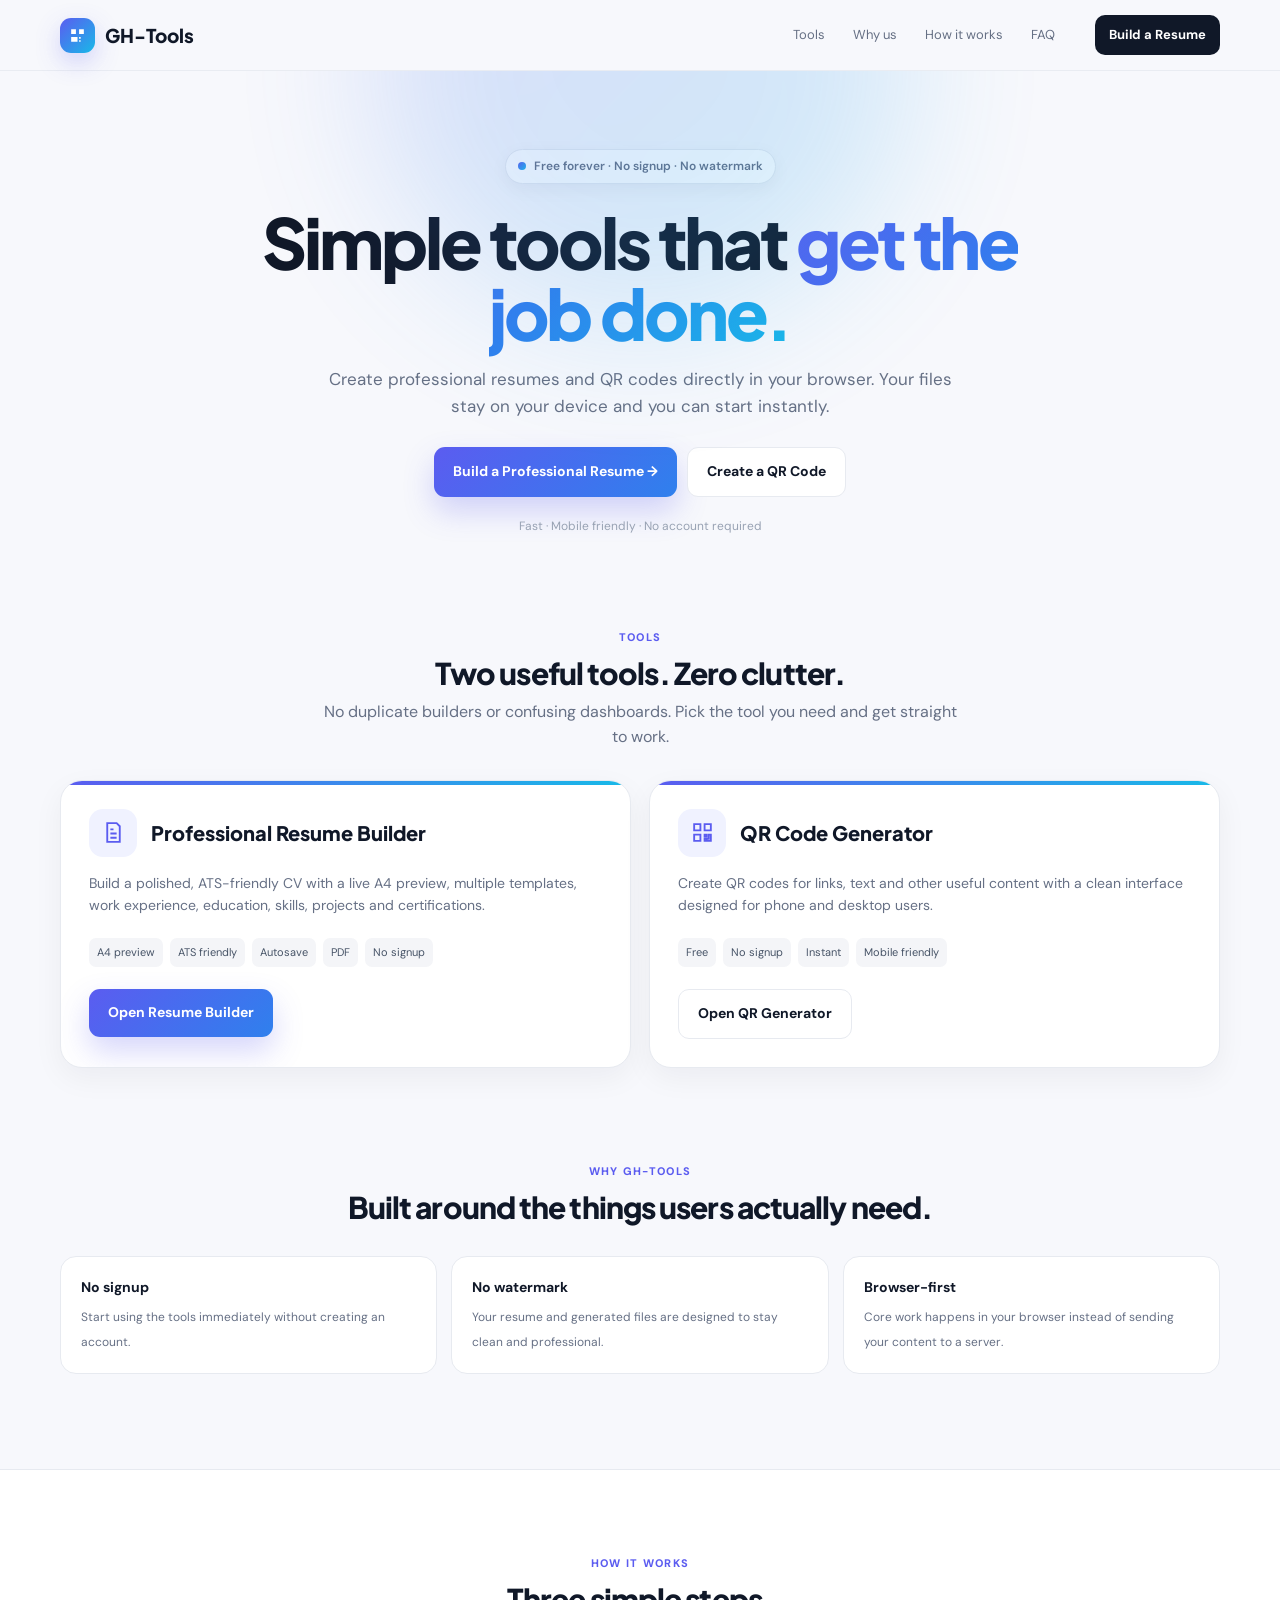
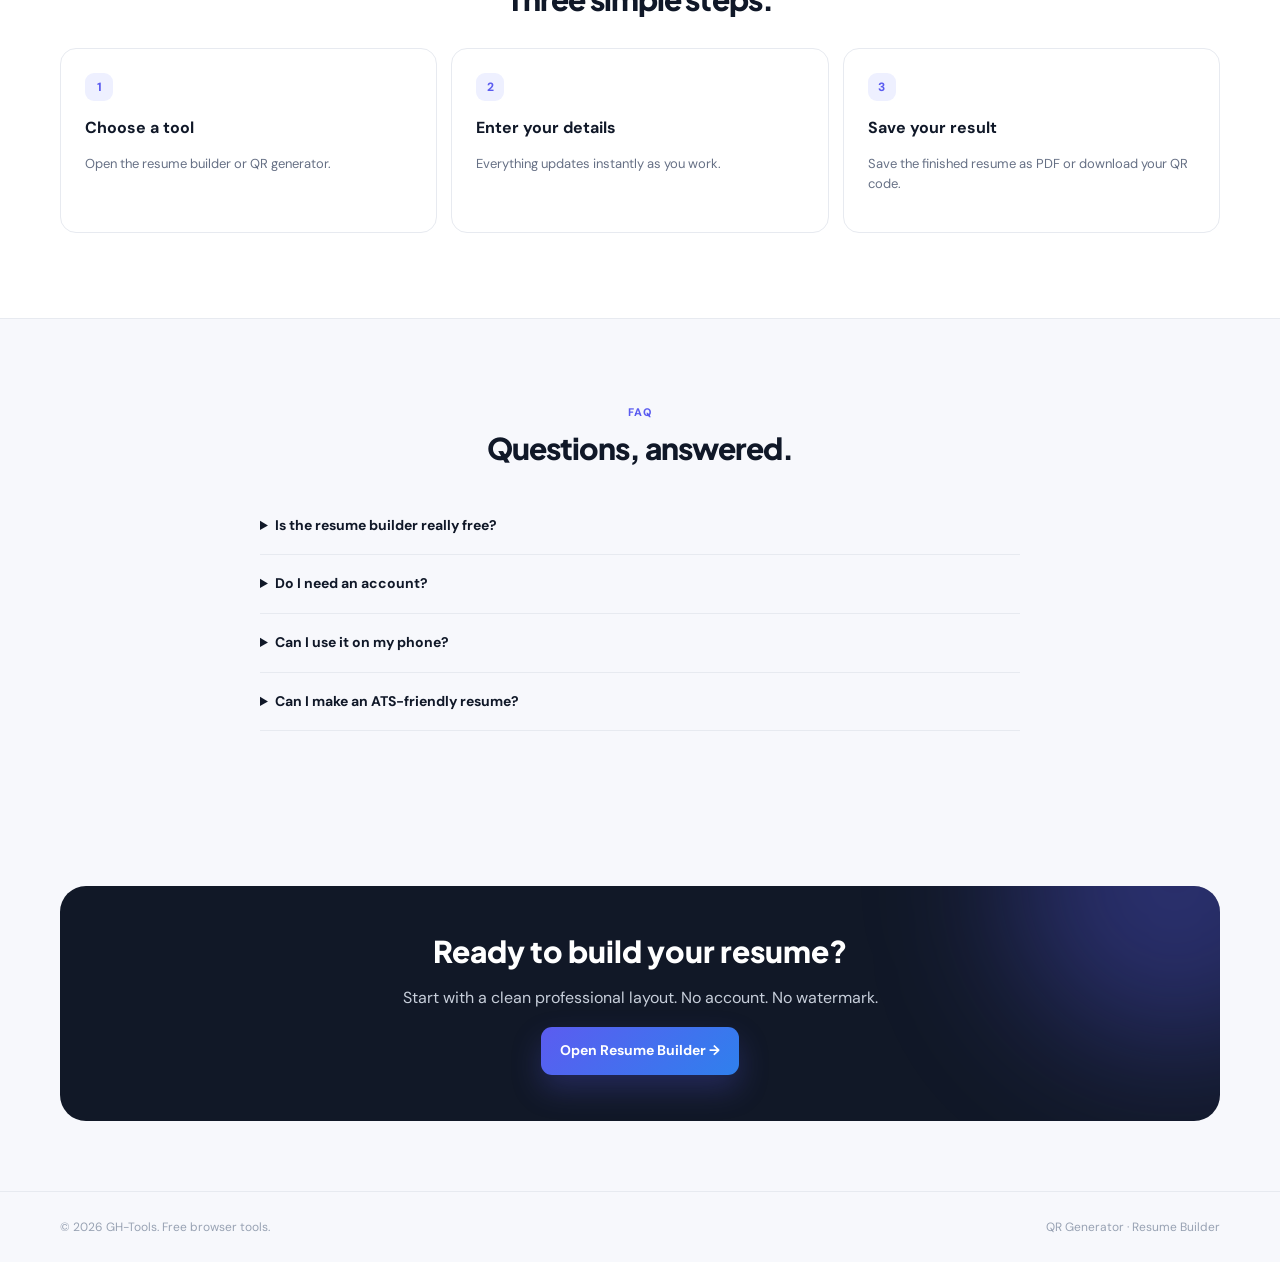
<file: index.html>
<!doctype html>
<html lang="en">
<head>
<meta charset="utf-8">
<meta name="viewport" content="width=device-width,initial-scale=1">
<title>GH-Tools | Free Online Tools, No Signup</title>
<meta name="description" content="Free browser-based tools from GH-Tools. Create QR codes and professional resumes without signup, watermarks or uploads.">
<meta name="keywords" content="free online tools, free QR code generator, free resume builder, CV maker, no signup tools">
<meta name="robots" content="index,follow">
<link rel="canonical" href="https://ghtools.github.io/">
<meta name="theme-color" content="#111827">
<style>
@import url('https://fonts.googleapis.com/css2?family=DM+Sans:wght@400;500;600;700&family=Plus+Jakarta+Sans:wght@600;700;800&display=swap');
:root{--ink:#101828;--muted:#667085;--bg:#f7f8fc;--card:#fff;--line:#e7eaf0;--purple:#5b5cf0;--blue:#2f80ed;--cyan:#18b9e8;--shadow:0 20px 60px rgba(16,24,40,.10)}
*{box-sizing:border-box}html{scroll-behavior:smooth}body{margin:0;background:var(--bg);color:var(--ink);font-family:'DM Sans',system-ui,sans-serif;line-height:1.55}a{text-decoration:none;color:inherit}button{font:inherit}
.wrap{width:min(1160px,calc(100% - 36px));margin:auto}
.nav{position:sticky;top:0;z-index:50;background:rgba(247,248,252,.82);backdrop-filter:blur(18px);border-bottom:1px solid rgba(231,234,240,.8)}
.nav-inner{height:70px;display:flex;align-items:center;gap:28px}
.brand{display:flex;align-items:center;gap:10px;font:800 19px 'Plus Jakarta Sans'}
.logo{width:35px;height:35px;border-radius:11px;background:linear-gradient(135deg,var(--purple),var(--cyan));display:grid;place-items:center;color:#fff;box-shadow:0 9px 25px rgba(91,92,240,.25)}
.logo svg{width:19px}.links{display:flex;gap:4px;margin-left:auto}.links a{font-size:13px;color:#667085;padding:9px 12px;border-radius:9px}.links a:hover{background:#fff;color:var(--ink)}
.nav-cta{background:var(--ink);color:#fff;border-radius:10px;padding:10px 14px;font-size:13px;font-weight:700}
.hero{padding:78px 0 54px;text-align:center;position:relative;overflow:hidden}
.glow{position:absolute;width:540px;height:540px;border-radius:50%;filter:blur(70px);opacity:.18;pointer-events:none;background:linear-gradient(135deg,var(--purple),var(--cyan));left:50%;top:-280px;transform:translateX(-50%)}
.badge{display:inline-flex;align-items:center;gap:8px;border:1px solid var(--line);background:#fff;padding:7px 12px;border-radius:999px;font-size:12px;font-weight:600;color:#667085;box-shadow:0 5px 18px rgba(16,24,40,.05)}
.dot{width:8px;height:8px;border-radius:50%;background:linear-gradient(135deg,var(--purple),var(--cyan))}
h1{font:800 clamp(40px,6vw,70px)/1.02 'Plus Jakarta Sans';letter-spacing:-.045em;max-width:850px;margin:22px auto 18px}
.grad{background:linear-gradient(135deg,var(--purple),var(--blue),var(--cyan));-webkit-background-clip:text;background-clip:text;color:transparent}
.lead{max-width:650px;margin:0 auto;color:var(--muted);font-size:17px}
.hero-actions{display:flex;justify-content:center;gap:10px;flex-wrap:wrap;margin-top:28px}
.btn{display:inline-flex;align-items:center;justify-content:center;gap:8px;padding:13px 19px;border-radius:11px;font-size:14px;font-weight:700}
.btn-primary{background:linear-gradient(135deg,var(--purple),var(--blue));color:#fff;box-shadow:0 14px 30px rgba(91,92,240,.25)}
.btn-light{background:#fff;border:1px solid var(--line)}
.trust{margin-top:20px;color:#98a2b3;font-size:12px}
.tools{padding:40px 0 95px}.section-head{text-align:center;max-width:650px;margin:0 auto 30px}.eyebrow{color:var(--purple);font-size:11px;font-weight:800;letter-spacing:.12em;text-transform:uppercase}.section-head h2{font:800 30px 'Plus Jakarta Sans';letter-spacing:-.03em;margin:8px 0}.section-head p{color:var(--muted);margin:0}
.grid{display:grid;grid-template-columns:1fr 1fr;gap:18px}
.tool{background:#fff;border:1px solid var(--line);border-radius:22px;padding:28px;box-shadow:0 10px 30px rgba(16,24,40,.05);position:relative;overflow:hidden}
.tool:before{content:"";position:absolute;inset:0 0 auto;height:4px;background:linear-gradient(90deg,var(--purple),var(--cyan))}
.tool-top{display:flex;align-items:center;gap:14px}.tool-icon{width:48px;height:48px;border-radius:14px;background:#f0f2ff;color:var(--purple);display:grid;place-items:center}.tool-icon svg{width:25px}.tool h3{font:800 20px 'Plus Jakarta Sans';margin:0}.tool p{color:var(--muted);font-size:14px;margin:16px 0 22px}
.chips{display:flex;gap:7px;flex-wrap:wrap;margin-bottom:22px}.chip{font-size:11px;color:#475467;background:#f4f5f8;padding:6px 8px;border-radius:7px}
.feature-grid{display:grid;grid-template-columns:repeat(3,1fr);gap:14px}.feature{background:#fff;border:1px solid var(--line);border-radius:16px;padding:20px}.feature b{display:block;font-size:14px;margin-bottom:5px}.feature span{font-size:12px;color:var(--muted)}
.how{padding:85px 0;background:#fff;border-top:1px solid var(--line);border-bottom:1px solid var(--line)}
.steps{display:grid;grid-template-columns:repeat(3,1fr);gap:14px}.step{padding:24px;border:1px solid var(--line);border-radius:16px}.num{width:28px;height:28px;border-radius:9px;background:#eef0ff;color:var(--purple);display:grid;place-items:center;font-weight:800;font-size:12px;margin-bottom:15px}
.faq{padding:85px 0}.faq-grid{max-width:760px;margin:auto}.faq-item{border-bottom:1px solid var(--line);padding:18px 0}.faq-item summary{cursor:pointer;font-weight:700;font-size:14px}.faq-item p{color:var(--muted);font-size:13px;margin:12px 0 0}
.cta{padding:70px 0}.cta-box{background:#111827;color:#fff;border-radius:26px;padding:46px;text-align:center;position:relative;overflow:hidden}.cta-box:after{content:"";position:absolute;width:330px;height:330px;border-radius:50%;background:rgba(91,92,240,.35);filter:blur(70px);right:-120px;top:-170px}.cta-box h2{font:800 30px 'Plus Jakarta Sans';margin:0 0 10px;position:relative;z-index:1}.cta-box p{color:#c7ceda;position:relative;z-index:1}.cta-box .btn{position:relative;z-index:1}
footer{border-top:1px solid var(--line);padding:26px 0;color:#98a2b3;font-size:12px}.footer-inner{display:flex;justify-content:space-between;gap:15px}
@media(max-width:760px){.links{display:none}.nav-cta{margin-left:auto}.hero{padding:58px 0 42px}.lead{font-size:15px}.grid,.feature-grid,.steps{grid-template-columns:1fr}.tool{padding:22px}.cta-box{padding:35px 22px}.footer-inner{flex-direction:column}.wrap{width:min(100% - 24px,1160px)}}
</style>
</head>
<body>
<header class="nav"><div class="wrap nav-inner">
<a class="brand" href="index.html"><span class="logo"><svg viewBox="0 0 24 24" fill="none"><path d="M4 4h6v6H4V4Zm10 0h6v6h-6V4ZM4 14h6v6H4v-6Zm10 0h2v2h-2v-2Zm0 4h2v2h-2v-2Zm-4-4h2v6h-2v-6Z" fill="currentColor"/></svg></span>GH-Tools</a>
<nav class="links"><a href="#tools">Tools</a><a href="#why">Why us</a><a href="#how">How it works</a><a href="#faq">FAQ</a></nav>
<a class="nav-cta" href="resume-builder.html">Build a Resume</a>
</div></header>

<main>
<section class="hero"><div class="glow"></div><div class="wrap">
<span class="badge"><i class="dot"></i> Free forever · No signup · No watermark</span>
<h1>Simple tools that <span class="grad">get the job done.</span></h1>
<p class="lead">Create professional resumes and QR codes directly in your browser. Your files stay on your device and you can start instantly.</p>
<div class="hero-actions"><a class="btn btn-primary" href="resume-builder.html">Build a Professional Resume →</a><a class="btn btn-light" href="qr-generator.html">Create a QR Code</a></div>
<div class="trust">Fast · Mobile friendly · No account required</div>
</div></section>

<section class="tools" id="tools"><div class="wrap">
<div class="section-head"><div class="eyebrow">Tools</div><h2>Two useful tools. Zero clutter.</h2><p>No duplicate builders or confusing dashboards. Pick the tool you need and get straight to work.</p></div>
<div class="grid">
<article class="tool"><div class="tool-top"><div class="tool-icon"><svg viewBox="0 0 24 24" fill="none" stroke="currentColor" stroke-width="1.8"><path d="M6 3h9l3 3v15H6z"/><path d="M9 13h6M9 17h6M9 9h3"/></svg></div><h3>Professional Resume Builder</h3></div><p>Build a polished, ATS-friendly CV with a live A4 preview, multiple templates, work experience, education, skills, projects and certifications.</p><div class="chips"><span class="chip">A4 preview</span><span class="chip">ATS friendly</span><span class="chip">Autosave</span><span class="chip">PDF</span><span class="chip">No signup</span></div><a class="btn btn-primary" href="resume-builder.html">Open Resume Builder</a></article>
<article class="tool"><div class="tool-top"><div class="tool-icon"><svg viewBox="0 0 24 24" fill="none" stroke="currentColor" stroke-width="1.8"><path d="M4 4h6v6H4zM14 4h6v6h-6zM4 14h6v6H4zM14 14h2v2h-2zM18 14h2v6h-6v-2h4zM14 18h2v2h-2z"/></svg></div><h3>QR Code Generator</h3></div><p>Create QR codes for links, text and other useful content with a clean interface designed for phone and desktop users.</p><div class="chips"><span class="chip">Free</span><span class="chip">No signup</span><span class="chip">Instant</span><span class="chip">Mobile friendly</span></div><a class="btn btn-light" href="qr-generator.html">Open QR Generator</a></article>
</div>
</div></section>

<section id="why" class="tools" style="padding-top:0"><div class="wrap">
<div class="section-head"><div class="eyebrow">Why GH-Tools</div><h2>Built around the things users actually need.</h2></div>
<div class="feature-grid"><div class="feature"><b>No signup</b><span>Start using the tools immediately without creating an account.</span></div><div class="feature"><b>No watermark</b><span>Your resume and generated files are designed to stay clean and professional.</span></div><div class="feature"><b>Browser-first</b><span>Core work happens in your browser instead of sending your content to a server.</span></div></div>
</div></section>

<section class="how" id="how"><div class="wrap"><div class="section-head"><div class="eyebrow">How it works</div><h2>Three simple steps.</h2></div>
<div class="steps"><div class="step"><div class="num">1</div><b>Choose a tool</b><p style="color:#667085;font-size:13px">Open the resume builder or QR generator.</p></div><div class="step"><div class="num">2</div><b>Enter your details</b><p style="color:#667085;font-size:13px">Everything updates instantly as you work.</p></div><div class="step"><div class="num">3</div><b>Save your result</b><p style="color:#667085;font-size:13px">Save the finished resume as PDF or download your QR code.</p></div></div>
</div></section>

<section class="faq" id="faq"><div class="wrap"><div class="section-head"><div class="eyebrow">FAQ</div><h2>Questions, answered.</h2></div><div class="faq-grid">
<details class="faq-item"><summary>Is the resume builder really free?</summary><p>Yes. The builder is designed to work without signup, subscription or watermark.</p></details>
<details class="faq-item"><summary>Do I need an account?</summary><p>No. The resume builder stores your current work locally in your browser.</p></details>
<details class="faq-item"><summary>Can I use it on my phone?</summary><p>Yes. The editor and preview are designed to work on mobile and desktop screens.</p></details>
<details class="faq-item"><summary>Can I make an ATS-friendly resume?</summary><p>The builder uses clean text-based sections and straightforward templates intended to be easy for applicant tracking systems to parse.</p></details>
</div></div></section>

<section class="cta"><div class="wrap"><div class="cta-box"><h2>Ready to build your resume?</h2><p>Start with a clean professional layout. No account. No watermark.</p><a class="btn btn-primary" href="resume-builder.html">Open Resume Builder →</a></div></div></section>
</main>
<footer><div class="wrap footer-inner"><span>© 2026 GH-Tools. Free browser tools.</span><span>QR Generator · Resume Builder</span></div></footer>
</body>
</html>
</file>
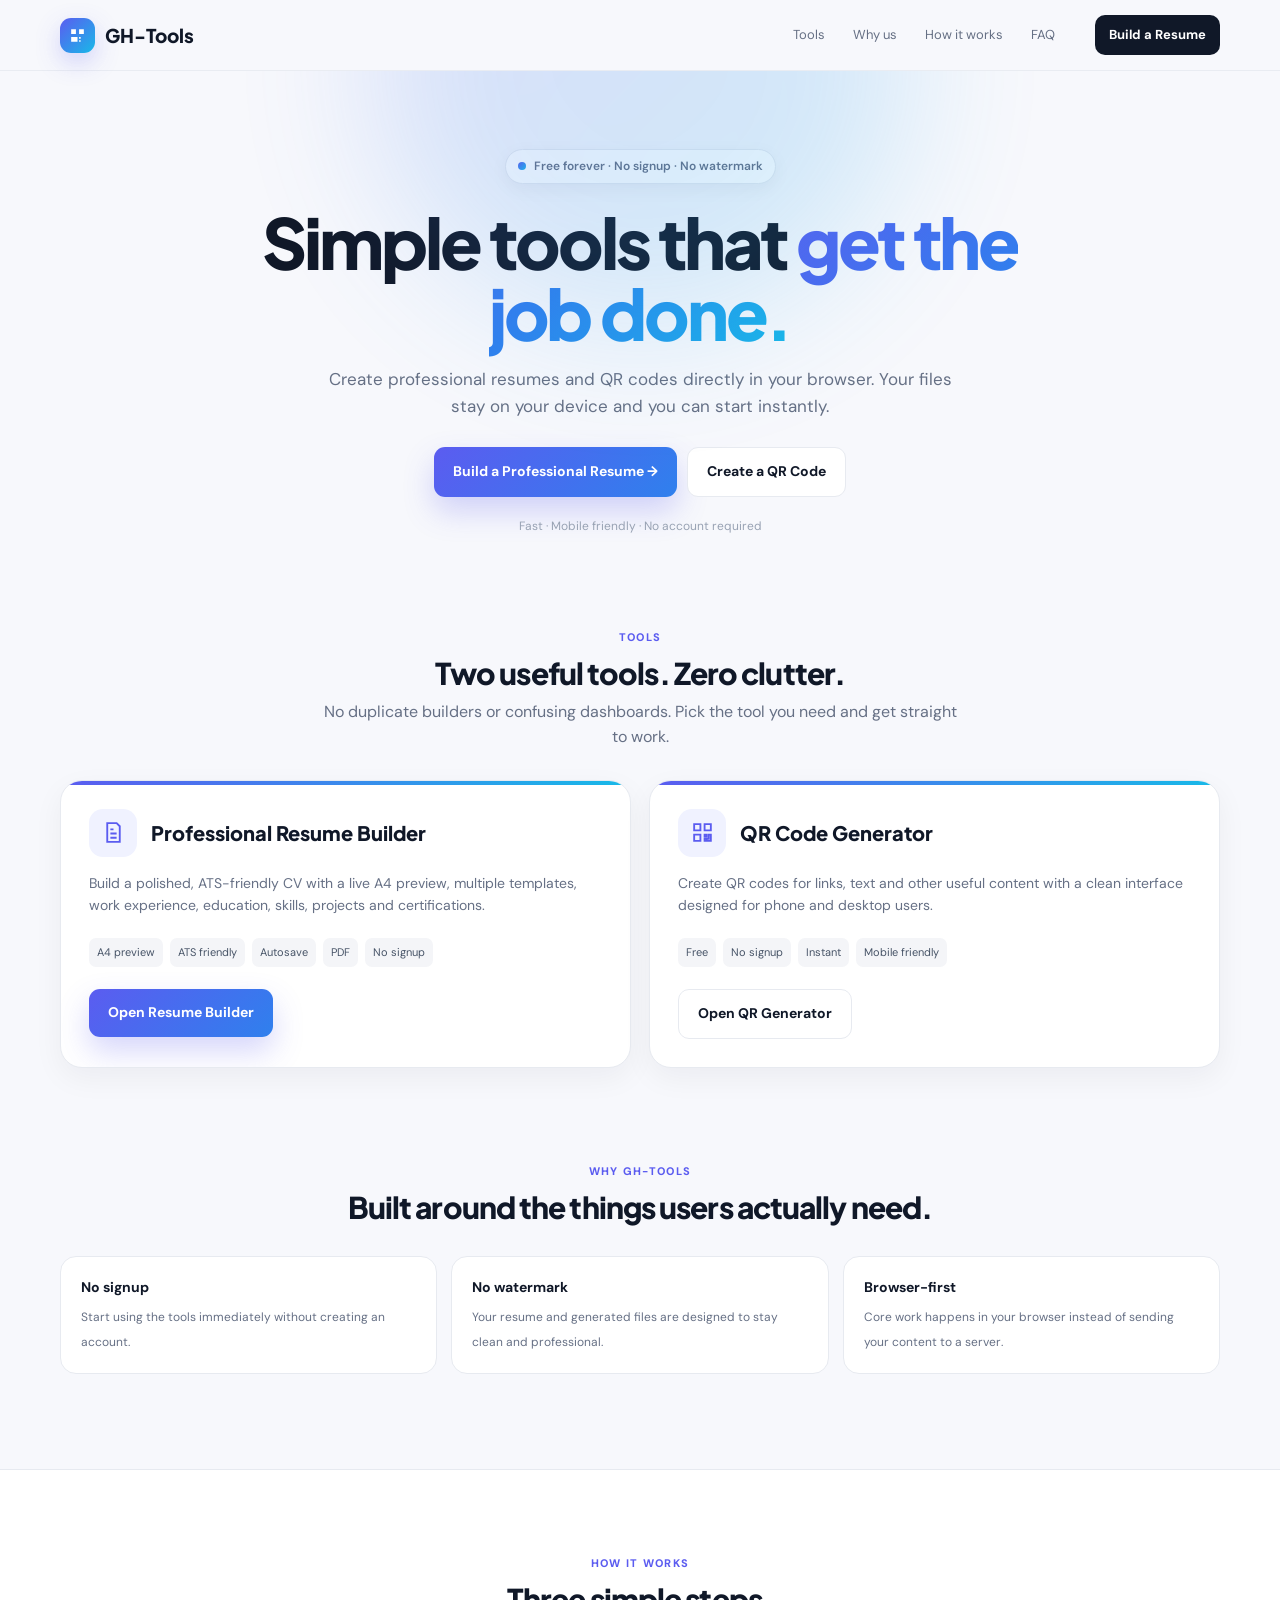
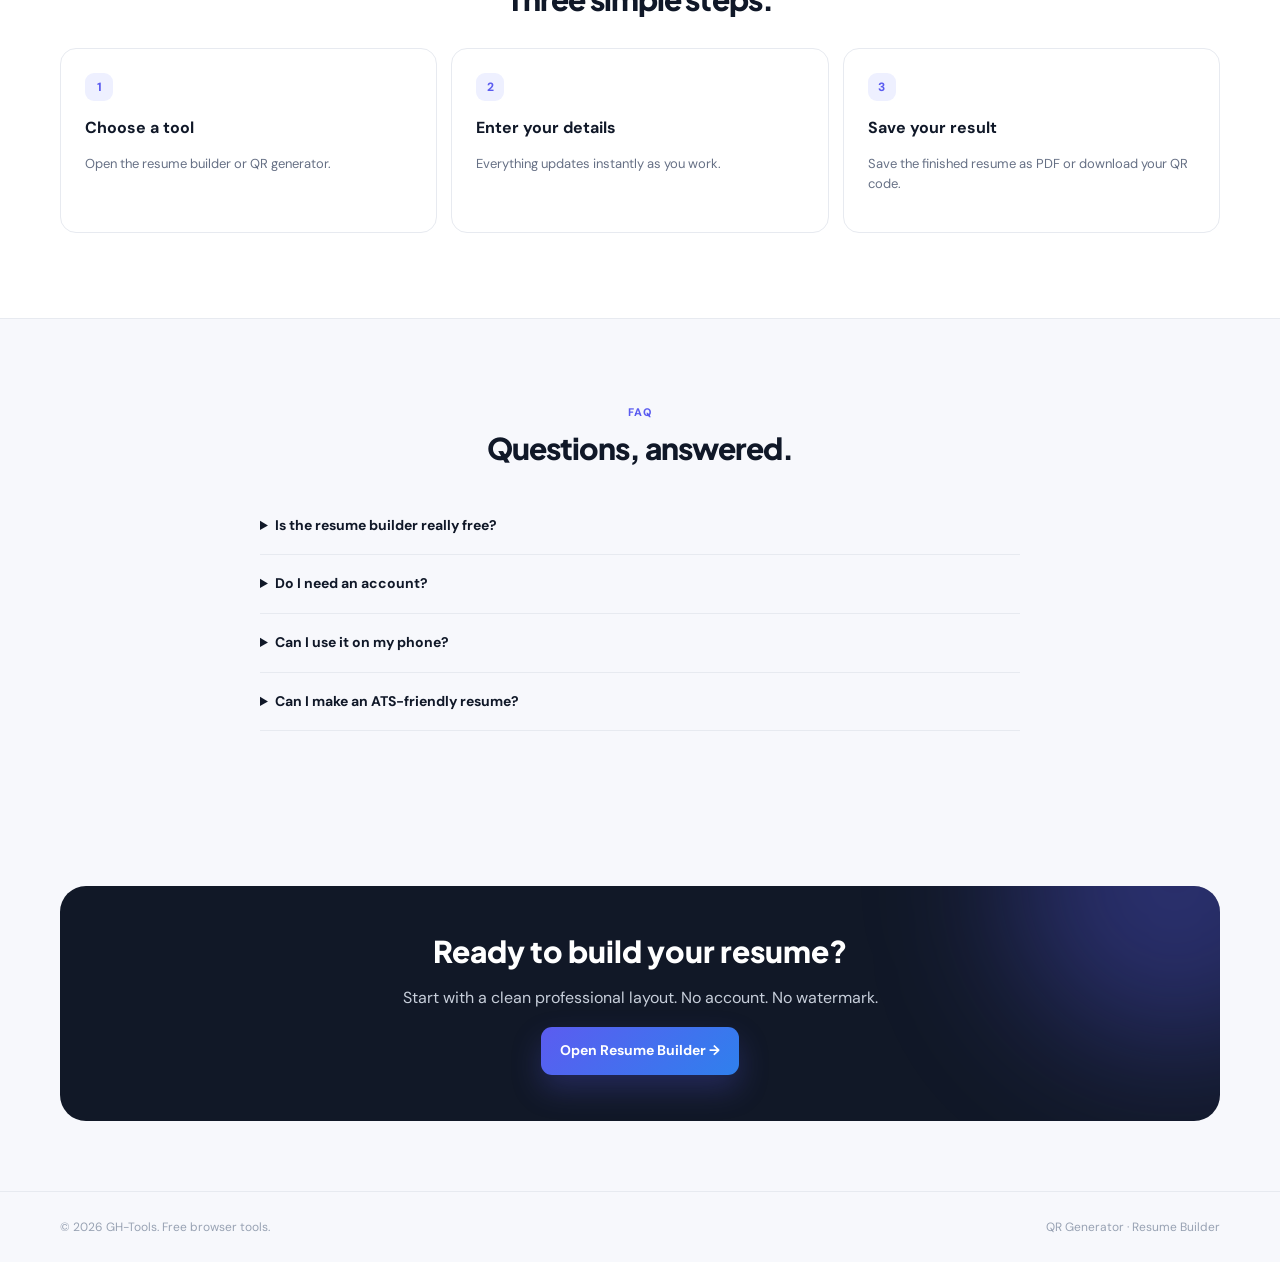
<file: index-11.html>
<!doctype html>
<html lang="en">
<head>
<meta charset="utf-8">
<meta name="viewport" content="width=device-width,initial-scale=1">
<title>GH-Tools | Free Online Tools, No Signup</title>
<meta name="description" content="Free browser-based tools from GH-Tools. Create QR codes and professional resumes without signup, watermarks or uploads.">
<meta name="keywords" content="free online tools, free QR code generator, free resume builder, CV maker, no signup tools">
<meta name="robots" content="index,follow">
<link rel="canonical" href="https://ghtools.github.io/">
<meta name="theme-color" content="#111827">
<style>
@import url('https://fonts.googleapis.com/css2?family=DM+Sans:wght@400;500;600;700&family=Plus+Jakarta+Sans:wght@600;700;800&display=swap');
:root{--ink:#101828;--muted:#667085;--bg:#f7f8fc;--card:#fff;--line:#e7eaf0;--purple:#5b5cf0;--blue:#2f80ed;--cyan:#18b9e8;--shadow:0 20px 60px rgba(16,24,40,.10)}
*{box-sizing:border-box}html{scroll-behavior:smooth}body{margin:0;background:var(--bg);color:var(--ink);font-family:'DM Sans',system-ui,sans-serif;line-height:1.55}a{text-decoration:none;color:inherit}button{font:inherit}
.wrap{width:min(1160px,calc(100% - 36px));margin:auto}
.nav{position:sticky;top:0;z-index:50;background:rgba(247,248,252,.82);backdrop-filter:blur(18px);border-bottom:1px solid rgba(231,234,240,.8)}
.nav-inner{height:70px;display:flex;align-items:center;gap:28px}
.brand{display:flex;align-items:center;gap:10px;font:800 19px 'Plus Jakarta Sans'}
.logo{width:35px;height:35px;border-radius:11px;background:linear-gradient(135deg,var(--purple),var(--cyan));display:grid;place-items:center;color:#fff;box-shadow:0 9px 25px rgba(91,92,240,.25)}
.logo svg{width:19px}.links{display:flex;gap:4px;margin-left:auto}.links a{font-size:13px;color:#667085;padding:9px 12px;border-radius:9px}.links a:hover{background:#fff;color:var(--ink)}
.nav-cta{background:var(--ink);color:#fff;border-radius:10px;padding:10px 14px;font-size:13px;font-weight:700}
.hero{padding:78px 0 54px;text-align:center;position:relative;overflow:hidden}
.glow{position:absolute;width:540px;height:540px;border-radius:50%;filter:blur(70px);opacity:.18;pointer-events:none;background:linear-gradient(135deg,var(--purple),var(--cyan));left:50%;top:-280px;transform:translateX(-50%)}
.badge{display:inline-flex;align-items:center;gap:8px;border:1px solid var(--line);background:#fff;padding:7px 12px;border-radius:999px;font-size:12px;font-weight:600;color:#667085;box-shadow:0 5px 18px rgba(16,24,40,.05)}
.dot{width:8px;height:8px;border-radius:50%;background:linear-gradient(135deg,var(--purple),var(--cyan))}
h1{font:800 clamp(40px,6vw,70px)/1.02 'Plus Jakarta Sans';letter-spacing:-.045em;max-width:850px;margin:22px auto 18px}
.grad{background:linear-gradient(135deg,var(--purple),var(--blue),var(--cyan));-webkit-background-clip:text;background-clip:text;color:transparent}
.lead{max-width:650px;margin:0 auto;color:var(--muted);font-size:17px}
.hero-actions{display:flex;justify-content:center;gap:10px;flex-wrap:wrap;margin-top:28px}
.btn{display:inline-flex;align-items:center;justify-content:center;gap:8px;padding:13px 19px;border-radius:11px;font-size:14px;font-weight:700}
.btn-primary{background:linear-gradient(135deg,var(--purple),var(--blue));color:#fff;box-shadow:0 14px 30px rgba(91,92,240,.25)}
.btn-light{background:#fff;border:1px solid var(--line)}
.trust{margin-top:20px;color:#98a2b3;font-size:12px}
.tools{padding:40px 0 95px}.section-head{text-align:center;max-width:650px;margin:0 auto 30px}.eyebrow{color:var(--purple);font-size:11px;font-weight:800;letter-spacing:.12em;text-transform:uppercase}.section-head h2{font:800 30px 'Plus Jakarta Sans';letter-spacing:-.03em;margin:8px 0}.section-head p{color:var(--muted);margin:0}
.grid{display:grid;grid-template-columns:1fr 1fr;gap:18px}
.tool{background:#fff;border:1px solid var(--line);border-radius:22px;padding:28px;box-shadow:0 10px 30px rgba(16,24,40,.05);position:relative;overflow:hidden}
.tool:before{content:"";position:absolute;inset:0 0 auto;height:4px;background:linear-gradient(90deg,var(--purple),var(--cyan))}
.tool-top{display:flex;align-items:center;gap:14px}.tool-icon{width:48px;height:48px;border-radius:14px;background:#f0f2ff;color:var(--purple);display:grid;place-items:center}.tool-icon svg{width:25px}.tool h3{font:800 20px 'Plus Jakarta Sans';margin:0}.tool p{color:var(--muted);font-size:14px;margin:16px 0 22px}
.chips{display:flex;gap:7px;flex-wrap:wrap;margin-bottom:22px}.chip{font-size:11px;color:#475467;background:#f4f5f8;padding:6px 8px;border-radius:7px}
.feature-grid{display:grid;grid-template-columns:repeat(3,1fr);gap:14px}.feature{background:#fff;border:1px solid var(--line);border-radius:16px;padding:20px}.feature b{display:block;font-size:14px;margin-bottom:5px}.feature span{font-size:12px;color:var(--muted)}
.how{padding:85px 0;background:#fff;border-top:1px solid var(--line);border-bottom:1px solid var(--line)}
.steps{display:grid;grid-template-columns:repeat(3,1fr);gap:14px}.step{padding:24px;border:1px solid var(--line);border-radius:16px}.num{width:28px;height:28px;border-radius:9px;background:#eef0ff;color:var(--purple);display:grid;place-items:center;font-weight:800;font-size:12px;margin-bottom:15px}
.faq{padding:85px 0}.faq-grid{max-width:760px;margin:auto}.faq-item{border-bottom:1px solid var(--line);padding:18px 0}.faq-item summary{cursor:pointer;font-weight:700;font-size:14px}.faq-item p{color:var(--muted);font-size:13px;margin:12px 0 0}
.cta{padding:70px 0}.cta-box{background:#111827;color:#fff;border-radius:26px;padding:46px;text-align:center;position:relative;overflow:hidden}.cta-box:after{content:"";position:absolute;width:330px;height:330px;border-radius:50%;background:rgba(91,92,240,.35);filter:blur(70px);right:-120px;top:-170px}.cta-box h2{font:800 30px 'Plus Jakarta Sans';margin:0 0 10px;position:relative;z-index:1}.cta-box p{color:#c7ceda;position:relative;z-index:1}.cta-box .btn{position:relative;z-index:1}
footer{border-top:1px solid var(--line);padding:26px 0;color:#98a2b3;font-size:12px}.footer-inner{display:flex;justify-content:space-between;gap:15px}
@media(max-width:760px){.links{display:none}.nav-cta{margin-left:auto}.hero{padding:58px 0 42px}.lead{font-size:15px}.grid,.feature-grid,.steps{grid-template-columns:1fr}.tool{padding:22px}.cta-box{padding:35px 22px}.footer-inner{flex-direction:column}.wrap{width:min(100% - 24px,1160px)}}
</style>
</head>
<body>
<header class="nav"><div class="wrap nav-inner">
<a class="brand" href="index.html"><span class="logo"><svg viewBox="0 0 24 24" fill="none"><path d="M4 4h6v6H4V4Zm10 0h6v6h-6V4ZM4 14h6v6H4v-6Zm10 0h2v2h-2v-2Zm0 4h2v2h-2v-2Zm-4-4h2v6h-2v-6Z" fill="currentColor"/></svg></span>GH-Tools</a>
<nav class="links"><a href="#tools">Tools</a><a href="#why">Why us</a><a href="#how">How it works</a><a href="#faq">FAQ</a></nav>
<a class="nav-cta" href="resume-builder.html">Build a Resume</a>
</div></header>

<main>
<section class="hero"><div class="glow"></div><div class="wrap">
<span class="badge"><i class="dot"></i> Free forever · No signup · No watermark</span>
<h1>Simple tools that <span class="grad">get the job done.</span></h1>
<p class="lead">Create professional resumes and QR codes directly in your browser. Your files stay on your device and you can start instantly.</p>
<div class="hero-actions"><a class="btn btn-primary" href="resume-builder.html">Build a Professional Resume →</a><a class="btn btn-light" href="qr-generator.html">Create a QR Code</a></div>
<div class="trust">Fast · Mobile friendly · No account required</div>
</div></section>

<section class="tools" id="tools"><div class="wrap">
<div class="section-head"><div class="eyebrow">Tools</div><h2>Two useful tools. Zero clutter.</h2><p>No duplicate builders or confusing dashboards. Pick the tool you need and get straight to work.</p></div>
<div class="grid">
<article class="tool"><div class="tool-top"><div class="tool-icon"><svg viewBox="0 0 24 24" fill="none" stroke="currentColor" stroke-width="1.8"><path d="M6 3h9l3 3v15H6z"/><path d="M9 13h6M9 17h6M9 9h3"/></svg></div><h3>Professional Resume Builder</h3></div><p>Build a polished, ATS-friendly CV with a live A4 preview, multiple templates, work experience, education, skills, projects and certifications.</p><div class="chips"><span class="chip">A4 preview</span><span class="chip">ATS friendly</span><span class="chip">Autosave</span><span class="chip">PDF</span><span class="chip">No signup</span></div><a class="btn btn-primary" href="resume-builder.html">Open Resume Builder</a></article>
<article class="tool"><div class="tool-top"><div class="tool-icon"><svg viewBox="0 0 24 24" fill="none" stroke="currentColor" stroke-width="1.8"><path d="M4 4h6v6H4zM14 4h6v6h-6zM4 14h6v6H4zM14 14h2v2h-2zM18 14h2v6h-6v-2h4zM14 18h2v2h-2z"/></svg></div><h3>QR Code Generator</h3></div><p>Create QR codes for links, text and other useful content with a clean interface designed for phone and desktop users.</p><div class="chips"><span class="chip">Free</span><span class="chip">No signup</span><span class="chip">Instant</span><span class="chip">Mobile friendly</span></div><a class="btn btn-light" href="qr-generator.html">Open QR Generator</a></article>
</div>
</div></section>

<section id="why" class="tools" style="padding-top:0"><div class="wrap">
<div class="section-head"><div class="eyebrow">Why GH-Tools</div><h2>Built around the things users actually need.</h2></div>
<div class="feature-grid"><div class="feature"><b>No signup</b><span>Start using the tools immediately without creating an account.</span></div><div class="feature"><b>No watermark</b><span>Your resume and generated files are designed to stay clean and professional.</span></div><div class="feature"><b>Browser-first</b><span>Core work happens in your browser instead of sending your content to a server.</span></div></div>
</div></section>

<section class="how" id="how"><div class="wrap"><div class="section-head"><div class="eyebrow">How it works</div><h2>Three simple steps.</h2></div>
<div class="steps"><div class="step"><div class="num">1</div><b>Choose a tool</b><p style="color:#667085;font-size:13px">Open the resume builder or QR generator.</p></div><div class="step"><div class="num">2</div><b>Enter your details</b><p style="color:#667085;font-size:13px">Everything updates instantly as you work.</p></div><div class="step"><div class="num">3</div><b>Save your result</b><p style="color:#667085;font-size:13px">Save the finished resume as PDF or download your QR code.</p></div></div>
</div></section>

<section class="faq" id="faq"><div class="wrap"><div class="section-head"><div class="eyebrow">FAQ</div><h2>Questions, answered.</h2></div><div class="faq-grid">
<details class="faq-item"><summary>Is the resume builder really free?</summary><p>Yes. The builder is designed to work without signup, subscription or watermark.</p></details>
<details class="faq-item"><summary>Do I need an account?</summary><p>No. The resume builder stores your current work locally in your browser.</p></details>
<details class="faq-item"><summary>Can I use it on my phone?</summary><p>Yes. The editor and preview are designed to work on mobile and desktop screens.</p></details>
<details class="faq-item"><summary>Can I make an ATS-friendly resume?</summary><p>The builder uses clean text-based sections and straightforward templates intended to be easy for applicant tracking systems to parse.</p></details>
</div></div></section>

<section class="cta"><div class="wrap"><div class="cta-box"><h2>Ready to build your resume?</h2><p>Start with a clean professional layout. No account. No watermark.</p><a class="btn btn-primary" href="resume-builder.html">Open Resume Builder →</a></div></div></section>
</main>
<footer><div class="wrap footer-inner"><span>© 2026 GH-Tools. Free browser tools.</span><span>QR Generator · Resume Builder</span></div></footer>
</body>
</html>
</file>
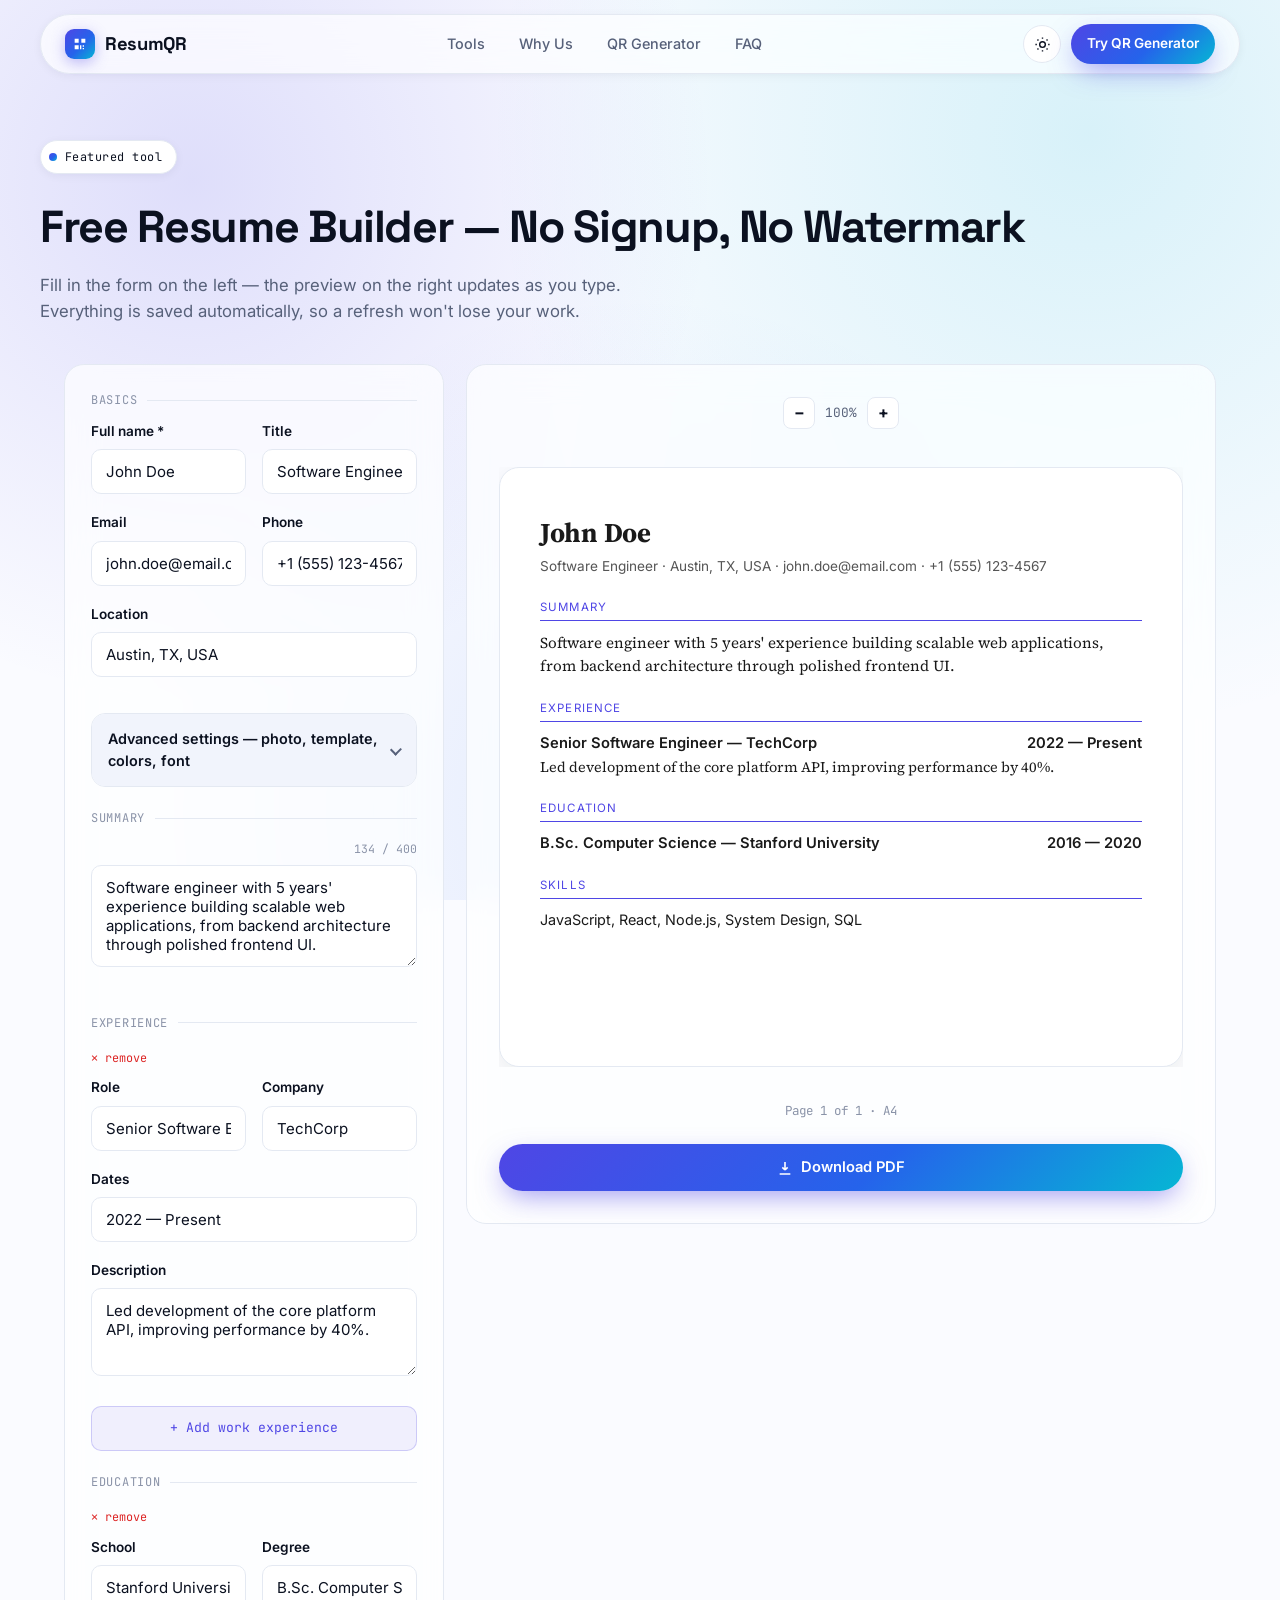
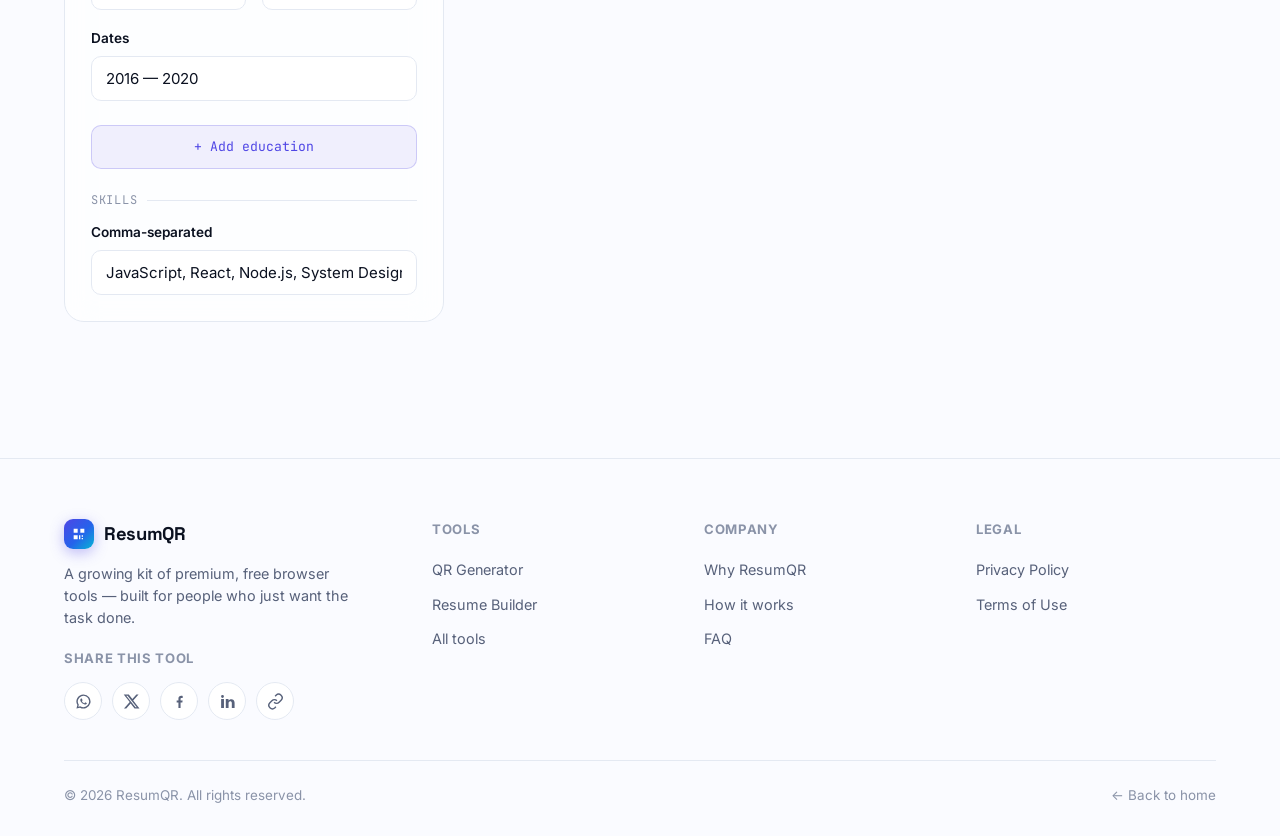
<file: resume-builder-1.html>
<!DOCTYPE html>
<html lang="en">
<head>
<meta charset="UTF-8">
<meta name="viewport" content="width=device-width, initial-scale=1.0">
<title>Free Resume Builder — No Signup, No Watermark | ResumQR</title>
<meta name="description" content="Build a clean one-page resume in your browser. Live preview, templates, accent colors, and a real downloadable PDF — free, no signup, no watermark.">
<meta name="keywords" content="free resume builder, resume builder no signup, ats friendly resume builder, resume builder no watermark, professional resume templates free, free resume builder pdf download no signup">
<link rel="canonical" href="https://ghtools.github.io/resume-builder.html">
<meta name="robots" content="index, follow">
<meta name="theme-color" content="#4F46E5">
<meta property="og:type" content="website">
<meta property="og:title" content="Free Resume Builder — No Signup, No Watermark | ResumQR">
<meta property="og:description" content="Build a clean one-page resume and download a real PDF — free, no signup.">
<meta property="og:url" content="https://ghtools.github.io/resume-builder.html">
<meta property="og:image" content="https://ghtools.github.io/og-image.png">
<meta name="twitter:card" content="summary_large_image">
<link rel="preconnect" href="https://fonts.googleapis.com">
<link rel="preconnect" href="https://fonts.gstatic.com" crossorigin>
<link href="https://fonts.googleapis.com/css2?family=Space+Grotesk:wght@500;600;700&family=Inter:wght@400;500;600;700&family=JetBrains+Mono:wght@400;500&family=Source+Serif+4:wght@400;600&display=swap" rel="stylesheet">
<link rel="stylesheet" href="styles.css">
<link rel="stylesheet" href="styles2.css">
<link rel="stylesheet" href="styles3.css">
<script type="application/ld+json">
{"@context":"https://schema.org","@type":"SoftwareApplication","name":"Resume Builder","applicationCategory":"Utility","operatingSystem":"Any","offers":{"@type":"Offer","price":"0","priceCurrency":"USD"}}
</script>
<style>
  #resume-preview-doc.font-serif{font-family:'Source Serif 4', Georgia, serif;}
  #resume-preview-doc.font-sans{font-family:'Inter', sans-serif;}
  #resume-preview-doc.template-modern .r-section-title{border-bottom-color:var(--accent,#4F46E5);color:var(--accent,#4F46E5);}
  #resume-preview-doc.template-classic .r-section-title{border-bottom-color:#1a1a1a;color:#1a1a1a;letter-spacing:0.14em;}
  #resume-preview-doc.template-minimal .r-section-title{border-bottom:none;color:#8A93A8;font-weight:700;text-transform:uppercase;letter-spacing:0.1em;font-size:0.68rem;padding-bottom:0;margin-top:28px;}
  #resume-preview-doc.template-minimal h2{font-weight:500;letter-spacing:-0.01em;}
  #resume-preview-doc.template-creative{border-left:4px solid var(--accent,#4F46E5);padding-left:30px;}
  #resume-preview-doc.template-creative .r-section-title{background:var(--accent,#4F46E5);color:#fff;display:inline-block;padding:4px 12px;border-radius:100px;border-bottom:none;font-size:0.68rem;letter-spacing:0.06em;}
  .r-photo{width:64px;height:64px;border-radius:50%;object-fit:cover;float:right;margin-top:-4px;}
</style>
</head>
<body>
<a href="#main" class="skip-link">Skip to content</a>
<div class="mesh-bg" aria-hidden="true"></div>
<div class="toast-stack" id="toast-stack" aria-live="polite" aria-atomic="true"></div>

<header class="nav">
  <div class="nav-inner">
    <a href="index.html" class="brand">
      <span class="brand-mark"><svg viewBox="0 0 24 24" fill="none" aria-hidden="true"><path d="M4 4h6v6H4V4zm10 0h6v6h-6V4zM4 14h6v6H4v-6zm12 0h2v2h-2v-2zm0 4h2v2h-2v-2zm-4-4h2v6h-2v-6z" fill="#fff"/></svg></span>
      ResumQR
    </a>
    <nav class="nav-links" aria-label="Primary">
      <a href="index.html#tools">Tools</a>
      <a href="index.html#why">Why Us</a>
      <a href="qr-generator.html">QR Generator</a>
      <a href="index.html#faq">FAQ</a>
    </nav>
    <div class="nav-actions">
      <button class="theme-toggle" id="theme-toggle" aria-label="Toggle dark mode">
        <svg class="icon-sun" viewBox="0 0 24 24" fill="none" stroke="currentColor" stroke-width="2" aria-hidden="true"><circle cx="12" cy="12" r="4"/><path d="M12 2v2M12 20v2M4.9 4.9l1.4 1.4M17.7 17.7l1.4 1.4M2 12h2M20 12h2M4.9 19.1l1.4-1.4M17.7 6.3l1.4-1.4"/></svg>
        <svg class="icon-moon" viewBox="0 0 24 24" fill="none" stroke="currentColor" stroke-width="2" aria-hidden="true"><path d="M21 12.8A9 9 0 1111.2 3 7 7 0 0021 12.8z"/></svg>
      </button>
      <a href="qr-generator.html" class="btn btn-primary btn-sm">Try QR Generator</a>
      <button class="nav-toggle" id="nav-toggle" aria-label="Open menu" aria-expanded="false">
        <svg viewBox="0 0 24 24" fill="none" stroke="currentColor" stroke-width="2" aria-hidden="true"><path d="M3 6h18M3 12h18M3 18h18"/></svg>
      </button>
    </div>
  </div>
</header>

<div class="mobile-menu" id="mobile-menu">
  <button class="mobile-menu-close" id="mobile-menu-close" aria-label="Close menu">
    <svg viewBox="0 0 24 24" fill="none" stroke="currentColor" stroke-width="2" aria-hidden="true"><path d="M6 6l12 12M18 6L6 18"/></svg>
  </button>
  <a href="index.html#tools">Tools</a>
  <a href="index.html#why">Why Us</a>
  <a href="qr-generator.html">QR Generator</a>
  <a href="index.html#faq">FAQ</a>
</div>

<main id="main">
<section class="tool-hero wrap">
  <span class="badge"><span class="dot-pulse"></span> Featured tool</span>
  <h1>Free Resume Builder — No Signup, No Watermark</h1>
  <p>Fill in the form on the left — the preview on the right updates as you type. Everything is saved automatically, so a refresh won't lose your work.</p>
</section>

<section class="pad" style="padding-top:32px;">
  <div class="wrap studio">

    <!-- ============ LEFT PANEL: FORM ============ -->
    <form class="studio-panel" id="resume-form" novalidate>

      <p class="section-mini-label" style="margin-top:0;">Basics</p>
      <div class="field-row-2">
        <div>
          <label class="field-label" for="f-name">Full name *</label>
          <input type="text" class="field" id="f-name" value="John Doe" required>
          <p class="field-error" id="f-name-error" role="alert">Name is required.</p>
        </div>
        <div><label class="field-label" for="f-title">Title</label><input type="text" class="field" id="f-title" value="Software Engineer"></div>
      </div>
      <div class="field-row-2">
        <div>
          <label class="field-label" for="f-email">Email</label>
          <input type="email" class="field" id="f-email" value="john.doe@email.com">
          <p class="field-error" id="f-email-error" role="alert">Enter a valid email address.</p>
        </div>
        <div><label class="field-label" for="f-phone">Phone</label><input type="text" class="field" id="f-phone" value="+1 (555) 123-4567"></div>
      </div>
      <label class="field-label" for="f-location">Location</label>
      <input type="text" class="field" id="f-location" value="Austin, TX, USA">

      <details class="adv-panel">
        <summary>Advanced settings — photo, template, colors, font</summary>
        <div class="adv-panel-body">
          <div class="photo-upload">
            <div class="photo-preview" id="photo-preview" aria-hidden="true">
              <svg width="26" height="26" viewBox="0 0 24 24" fill="none" stroke="currentColor" stroke-width="1.8"><circle cx="12" cy="8" r="4"/><path d="M4 20c0-4 3.6-6 8-6s8 2 8 6"/></svg>
            </div>
            <div>
              <label class="field-label" for="f-photo" style="margin-bottom:6px;">Profile photo (optional)</label>
              <input type="file" id="f-photo" accept="image/png,image/jpeg,image/webp" class="field" style="margin-bottom:0;padding:8px;">
            </div>
          </div>
          <div class="field-group">
            <label class="field-label">Template</label>
            <div class="template-row">
              <div class="template-pick selected" data-template="modern">Modern</div>
              <div class="template-pick" data-template="classic">Classic</div>
              <div class="template-pick" data-template="minimal">Minimal</div>
              <div class="template-pick" data-template="creative">Creative</div>
            </div>
          </div>
          <div class="field-group">
            <label class="field-label">Accent color</label>
            <div class="swatch-row-inline" id="accent-row">
              <button type="button" class="accent-dot selected" style="background:#4F46E5;" data-color="#4F46E5" aria-label="Indigo accent"></button>
              <button type="button" class="accent-dot" style="background:#2563EB;" data-color="#2563EB" aria-label="Blue accent"></button>
              <button type="button" class="accent-dot" style="background:#0891A6;" data-color="#0891A6" aria-label="Teal accent"></button>
              <button type="button" class="accent-dot" style="background:#B3261E;" data-color="#B3261E" aria-label="Red accent"></button>
              <button type="button" class="accent-dot" style="background:#1a1a1a;" data-color="#1a1a1a" aria-label="Black accent"></button>
            </div>
          </div>
          <div class="field-group">
            <label class="field-label" for="f-font">Font</label>
            <select class="field" id="f-font" style="margin-bottom:0;">
              <option value="serif">Serif (Source Serif)</option>
              <option value="sans">Sans (Inter)</option>
            </select>
          </div>
        </div>
      </details>

      <p class="section-mini-label">Summary</p>
      <div class="field-top-row">
        <span></span>
        <span class="char-count" id="summary-count">0 / 400</span>
      </div>
      <textarea class="field" id="f-summary" maxlength="400" rows="4">Software engineer with 5 years' experience building scalable web applications, from backend architecture through polished frontend UI.</textarea>

      <p class="section-mini-label">Experience</p>
      <div id="exp-list"></div>
      <button class="add-btn" id="add-exp" type="button">+ Add work experience</button>

      <p class="section-mini-label">Education</p>
      <div id="edu-list"></div>
      <button class="add-btn" id="add-edu" type="button">+ Add education</button>

      <p class="section-mini-label">Skills</p>
      <label class="field-label" for="f-skills">Comma-separated</label>
      <input type="text" class="field" id="f-skills" value="JavaScript, React, Node.js, System Design, SQL" style="margin-bottom:0;">
    </form>

    <!-- ============ RIGHT PANEL: PREVIEW ============ -->
    <div class="preview-stage" style="align-items:stretch;">
      <div class="zoom-row" style="width:100%;justify-content:center;">
        <button type="button" id="zoom-out" aria-label="Zoom out">−</button>
        <span class="range-value" id="zoom-value">100%</span>
        <button type="button" id="zoom-in" aria-label="Zoom in">+</button>
      </div>

      <div class="preview-zoom-wrap">
        <div class="preview-zoom-inner" id="zoom-inner">
          <div id="resume-preview-doc" class="template-modern font-serif" style="--accent:#4F46E5;">
            <img id="p-photo" class="r-photo" alt="" style="display:none;">
            <h2 id="p-name"></h2>
            <p class="r-contact" id="p-contact"></p>
            <div class="r-section-title">Summary</div>
            <p class="r-summary" id="p-summary"></p>
            <div class="r-section-title">Experience</div>
            <div id="p-exp"></div>
            <div class="r-section-title">Education</div>
            <div id="p-edu"></div>
            <div class="r-section-title">Skills</div>
            <p class="r-skills" id="p-skills"></p>
          </div>
        </div>
      </div>
      <p class="page-indicator" id="page-indicator">Page 1 of 1 · A4</p>

      <div class="action-grid">
        <button type="button" class="btn btn-primary full" id="btn-download-pdf">
          <svg viewBox="0 0 24 24" width="16" height="16" fill="none" stroke="currentColor" stroke-width="2.4" aria-hidden="true"><path d="M12 3v12m0 0l-4-4m4 4l4-4M4 21h16"/></svg>
          Download PDF
        </button>
      </div>
    </div>
  </div>
</section>

</main>

<footer>
  <div class="wrap">
    <div class="footer-grid">
      <div class="footer-brand">
        <a href="index.html" class="brand">
          <span class="brand-mark"><svg viewBox="0 0 24 24" fill="none" aria-hidden="true"><path d="M4 4h6v6H4V4zm10 0h6v6h-6V4zM4 14h6v6H4v-6zm12 0h2v2h-2v-2zm0 4h2v2h-2v-2zm-4-4h2v6h-2v-6z" fill="#fff"/></svg></span>
          ResumQR
        </a>
        <p>A growing kit of premium, free browser tools — built for people who just want the task done.</p>
        <div class="share-block">
          <h5>Share this tool</h5>
          <div class="share-row">
            <a class="share-btn" aria-label="Share on WhatsApp" target="_blank" rel="noopener"
              href="https://wa.me/?text=Free%20resume%20builder%20%E2%80%94%20no%20signup%2C%20no%20watermark.%20https%3A%2F%2Fghtools.github.io%2Fresume-builder.html">
              <svg viewBox="0 0 24 24" fill="currentColor" aria-hidden="true"><path d="M12 2a10 10 0 00-8.6 15.1L2 22l5-1.3A10 10 0 1012 2zm0 18a8 8 0 01-4.1-1.1l-.3-.2-3 .8.8-2.9-.2-.3A8 8 0 1112 20zm4.4-5.9c-.2-.1-1.4-.7-1.6-.8-.2-.1-.4-.1-.5.1-.2.2-.6.8-.8 1-.1.2-.3.2-.5.1-.2-.1-1-.4-1.9-1.2-.7-.6-1.2-1.4-1.3-1.6-.1-.2 0-.4.1-.5l.4-.4c.1-.1.2-.3.2-.4.1-.1 0-.3 0-.4-.1-.1-.5-1.3-.7-1.8-.2-.4-.4-.4-.5-.4h-.5c-.2 0-.4.1-.6.3-.2.2-.8.8-.8 1.9 0 1.1.8 2.2.9 2.3.1.2 1.6 2.5 3.9 3.4.5.2 1 .4 1.3.5.5.2 1 .1 1.4.1.4-.1 1.4-.6 1.6-1.1.2-.5.2-1 .1-1.1-.1-.1-.2-.2-.4-.3z"/></svg>
            </a>
            <a class="share-btn" aria-label="Share on X" target="_blank" rel="noopener"
              href="https://twitter.com/intent/tweet?text=Free%20resume%20builder%20%E2%80%94%20no%20signup%2C%20no%20watermark.&url=https%3A%2F%2Fghtools.github.io%2Fresume-builder.html">
              <svg viewBox="0 0 24 24" fill="currentColor" aria-hidden="true"><path d="M18.9 2H22l-7.6 8.7L23.3 22h-7l-5.5-7.2L4.6 22H1.4l8.1-9.3L1 2h7.2l5 6.6L18.9 2zm-1.2 18h1.7L6.4 4h-1.8l13.1 16z"/></svg>
            </a>
            <a class="share-btn" aria-label="Share on Facebook" target="_blank" rel="noopener"
              href="https://www.facebook.com/sharer/sharer.php?u=https%3A%2F%2Fghtools.github.io%2Fresume-builder.html">
              <svg viewBox="0 0 24 24" fill="currentColor" aria-hidden="true"><path d="M13.5 21v-7.5h2.5l.4-3h-2.9V8.4c0-.9.2-1.5 1.5-1.5h1.5V4.3C16.2 4.2 15.3 4 14.3 4c-2.2 0-3.8 1.4-3.8 3.9v2.6H8v3h2.5V21h3z"/></svg>
            </a>
            <a class="share-btn" aria-label="Share on LinkedIn" target="_blank" rel="noopener"
              href="https://www.linkedin.com/sharing/share-offsite/?url=https%3A%2F%2Fghtools.github.io%2Fresume-builder.html">
              <svg viewBox="0 0 24 24" fill="currentColor" aria-hidden="true"><path d="M6.94 5a2 2 0 11-4-.02 2 2 0 014 .02zM7 8.5H3V21h4V8.5zm6.4 0H9.6V21h3.9v-6.4c0-3.6 4.6-3.9 4.6 0V21H22v-7.2c0-6.3-6.9-6-8.6-3v-2.3z"/></svg>
            </a>
            <button type="button" class="share-btn" aria-label="Copy link"
              onclick="navigator.clipboard.writeText('https://ghtools.github.io/resume-builder.html').then(()=>window.showSharedToast('Link copied!'))">
              <svg viewBox="0 0 24 24" fill="none" stroke="currentColor" stroke-width="2" aria-hidden="true"><path d="M10 13a5 5 0 007.07 0l2.83-2.83a5 5 0 00-7.07-7.07L11.5 4.5"/><path d="M14 11a5 5 0 00-7.07 0L4.1 13.83a5 5 0 007.07 7.07L12.5 19.5"/></svg>
            </button>
          </div>
        </div>
      </div>
      <div class="footer-col">
        <h5>Tools</h5>
        <a href="qr-generator.html">QR Generator</a>
        <a href="resume-builder.html">Resume Builder</a>
        <a href="index.html#tools">All tools</a>
      </div>
      <div class="footer-col">
        <h5>Company</h5>
        <a href="index.html#why">Why ResumQR</a>
        <a href="index.html#how">How it works</a>
        <a href="index.html#faq">FAQ</a>
      </div>
      <div class="footer-col">
        <h5>Legal</h5>
        <a href="#">Privacy Policy</a>
        <a href="#">Terms of Use</a>
      </div>
    </div>
    <div class="footer-bottom">
      <span>© 2026 ResumQR. All rights reserved.</span>
      <a href="index.html">← Back to home</a>
    </div>
  </div>
</footer>

<script src="script.js"></script>
<script src="resume-tool.js"></script>
</body>
</html>
</file>
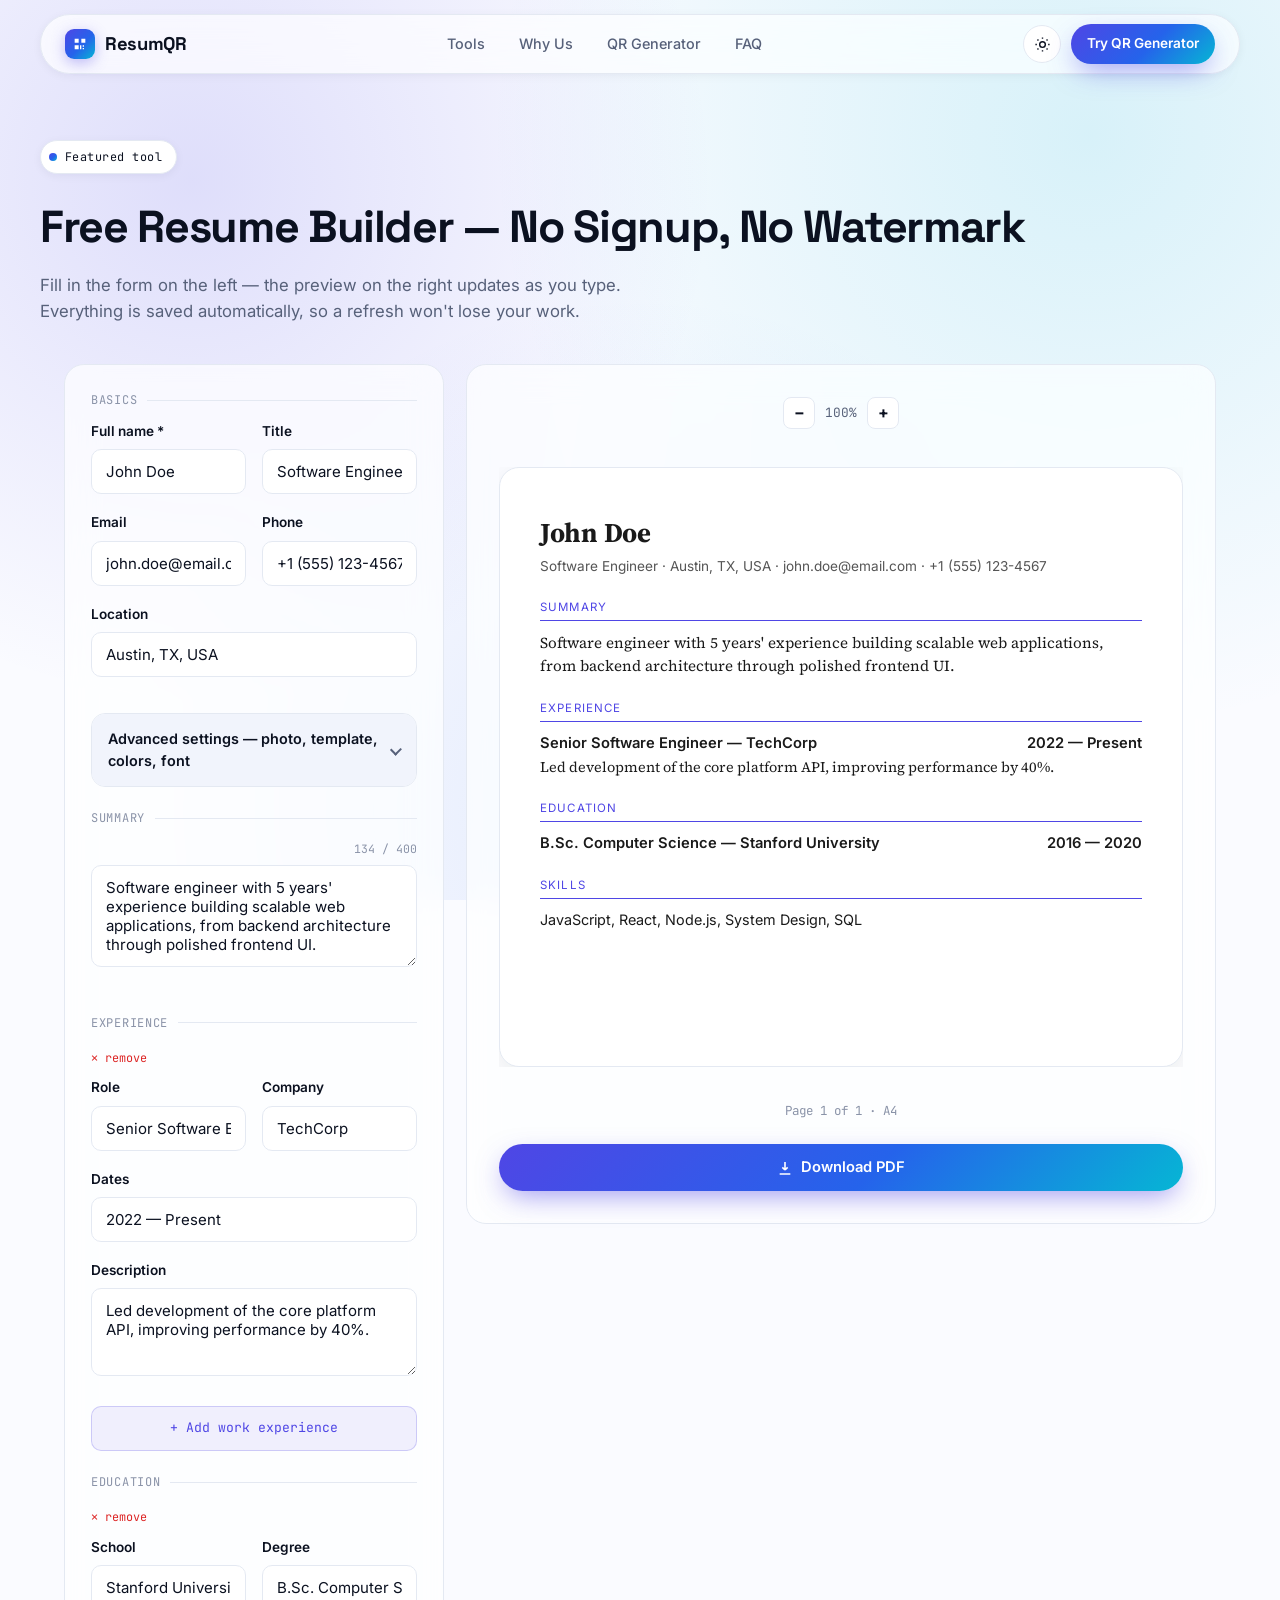
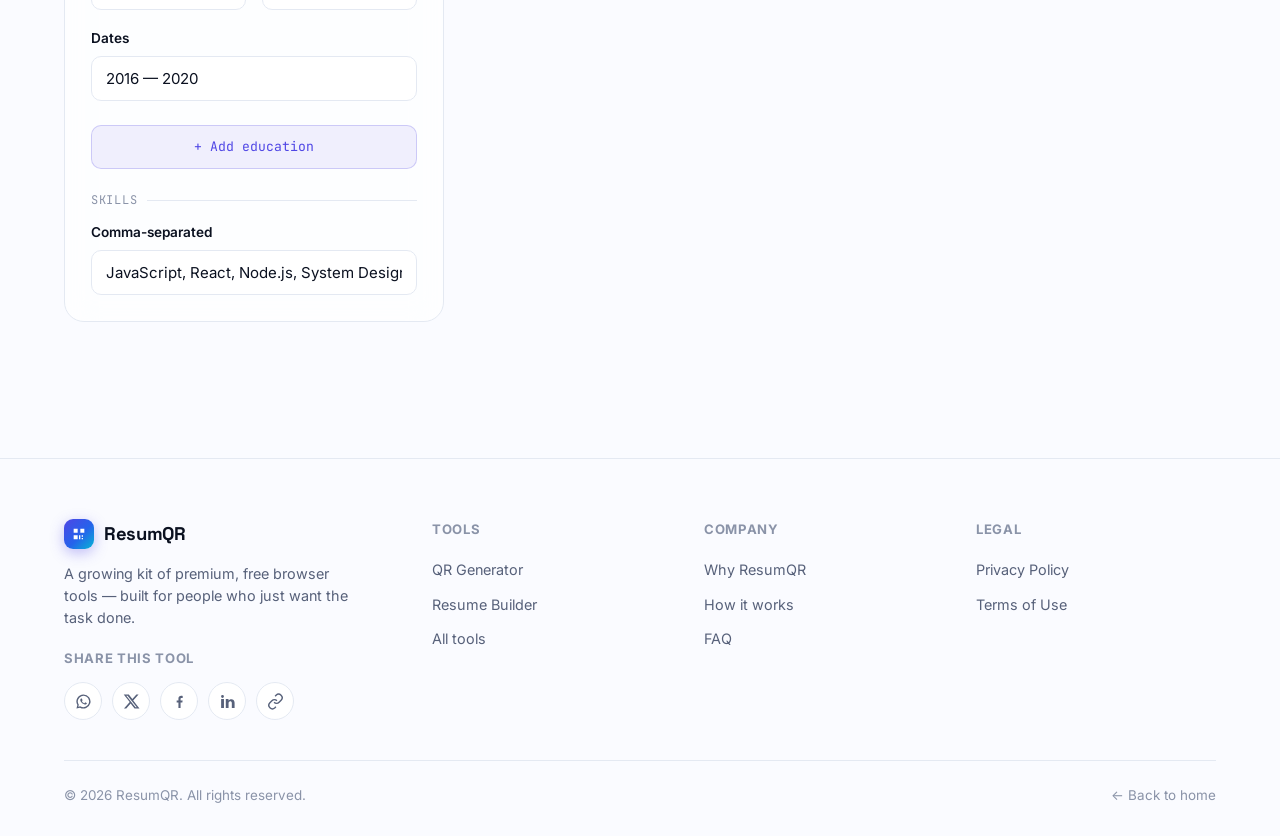
<file: resume-builder-2.html>
<!DOCTYPE html>
<html lang="en">
<head>
<meta charset="UTF-8">
<meta name="viewport" content="width=device-width, initial-scale=1.0">
<title>Free Resume Builder — No Signup, No Watermark | ResumQR</title>
<meta name="description" content="Build a clean one-page resume in your browser. Live preview, templates, accent colors, and a real downloadable PDF — free, no signup, no watermark.">
<meta name="keywords" content="free resume builder, resume builder no signup, ats friendly resume builder, resume builder no watermark, professional resume templates free, free resume builder pdf download no signup">
<link rel="canonical" href="https://ghtools.github.io/resume-builder.html">
<meta name="robots" content="index, follow">
<meta name="theme-color" content="#4F46E5">
<meta property="og:type" content="website">
<meta property="og:title" content="Free Resume Builder — No Signup, No Watermark | ResumQR">
<meta property="og:description" content="Build a clean one-page resume and download a real PDF — free, no signup.">
<meta property="og:url" content="https://ghtools.github.io/resume-builder.html">
<meta property="og:image" content="https://ghtools.github.io/og-image.png">
<meta name="twitter:card" content="summary_large_image">
<link rel="preconnect" href="https://fonts.googleapis.com">
<link rel="preconnect" href="https://fonts.gstatic.com" crossorigin>
<link href="https://fonts.googleapis.com/css2?family=Space+Grotesk:wght@500;600;700&family=Inter:wght@400;500;600;700&family=JetBrains+Mono:wght@400;500&family=Source+Serif+4:wght@400;600&display=swap" rel="stylesheet" crossorigin="anonymous">
<link rel="stylesheet" href="styles.css">
<link rel="stylesheet" href="styles2.css">
<link rel="stylesheet" href="styles3.css">
<script type="application/ld+json">
{"@context":"https://schema.org","@type":"SoftwareApplication","name":"Resume Builder","applicationCategory":"Utility","operatingSystem":"Any","offers":{"@type":"Offer","price":"0","priceCurrency":"USD"}}
</script>
<style>
  #resume-preview-doc.font-serif{font-family:'Source Serif 4', Georgia, serif;}
  #resume-preview-doc.font-sans{font-family:'Inter', sans-serif;}
  #resume-preview-doc.template-modern .r-section-title{border-bottom-color:var(--accent,#4F46E5);color:var(--accent,#4F46E5);}
  #resume-preview-doc.template-classic .r-section-title{border-bottom-color:#1a1a1a;color:#1a1a1a;letter-spacing:0.14em;}
  #resume-preview-doc.template-minimal .r-section-title{border-bottom:none;color:#8A93A8;font-weight:700;text-transform:uppercase;letter-spacing:0.1em;font-size:0.68rem;padding-bottom:0;margin-top:28px;}
  #resume-preview-doc.template-minimal h2{font-weight:500;letter-spacing:-0.01em;}
  #resume-preview-doc.template-creative{border-left:4px solid var(--accent,#4F46E5);padding-left:30px;}
  #resume-preview-doc.template-creative .r-section-title{background:var(--accent,#4F46E5);color:#fff;display:inline-block;padding:4px 12px;border-radius:100px;border-bottom:none;font-size:0.68rem;letter-spacing:0.06em;}
  .r-photo{width:64px;height:64px;border-radius:50%;object-fit:cover;float:right;margin-top:-4px;}
</style>
</head>
<body>
<a href="#main" class="skip-link">Skip to content</a>
<div class="mesh-bg" aria-hidden="true"></div>
<div class="toast-stack" id="toast-stack" aria-live="polite" aria-atomic="true"></div>

<header class="nav">
  <div class="nav-inner">
    <a href="index.html" class="brand">
      <span class="brand-mark"><svg viewBox="0 0 24 24" fill="none" aria-hidden="true"><path d="M4 4h6v6H4V4zm10 0h6v6h-6V4zM4 14h6v6H4v-6zm12 0h2v2h-2v-2zm0 4h2v2h-2v-2zm-4-4h2v6h-2v-6z" fill="#fff"/></svg></span>
      ResumQR
    </a>
    <nav class="nav-links" aria-label="Primary">
      <a href="index.html#tools">Tools</a>
      <a href="index.html#why">Why Us</a>
      <a href="qr-generator.html">QR Generator</a>
      <a href="index.html#faq">FAQ</a>
    </nav>
    <div class="nav-actions">
      <button class="theme-toggle" id="theme-toggle" aria-label="Toggle dark mode">
        <svg class="icon-sun" viewBox="0 0 24 24" fill="none" stroke="currentColor" stroke-width="2" aria-hidden="true"><circle cx="12" cy="12" r="4"/><path d="M12 2v2M12 20v2M4.9 4.9l1.4 1.4M17.7 17.7l1.4 1.4M2 12h2M20 12h2M4.9 19.1l1.4-1.4M17.7 6.3l1.4-1.4"/></svg>
        <svg class="icon-moon" viewBox="0 0 24 24" fill="none" stroke="currentColor" stroke-width="2" aria-hidden="true"><path d="M21 12.8A9 9 0 1111.2 3 7 7 0 0021 12.8z"/></svg>
      </button>
      <a href="qr-generator.html" class="btn btn-primary btn-sm">Try QR Generator</a>
      <button class="nav-toggle" id="nav-toggle" aria-label="Open menu" aria-expanded="false">
        <svg viewBox="0 0 24 24" fill="none" stroke="currentColor" stroke-width="2" aria-hidden="true"><path d="M3 6h18M3 12h18M3 18h18"/></svg>
      </button>
    </div>
  </div>
</header>

<div class="mobile-menu" id="mobile-menu">
  <button class="mobile-menu-close" id="mobile-menu-close" aria-label="Close menu">
    <svg viewBox="0 0 24 24" fill="none" stroke="currentColor" stroke-width="2" aria-hidden="true"><path d="M6 6l12 12M18 6L6 18"/></svg>
  </button>
  <a href="index.html#tools">Tools</a>
  <a href="index.html#why">Why Us</a>
  <a href="qr-generator.html">QR Generator</a>
  <a href="index.html#faq">FAQ</a>
</div>

<main id="main">
<section class="tool-hero wrap">
  <span class="badge"><span class="dot-pulse"></span> Featured tool</span>
  <h1>Free Resume Builder — No Signup, No Watermark</h1>
  <p>Fill in the form on the left — the preview on the right updates as you type. Everything is saved automatically, so a refresh won't lose your work.</p>
</section>

<section class="pad" style="padding-top:32px;">
  <div class="wrap studio">

    <!-- ============ LEFT PANEL: FORM ============ -->
    <form class="studio-panel" id="resume-form" novalidate>

      <p class="section-mini-label" style="margin-top:0;">Basics</p>
      <div class="field-row-2">
        <div>
          <label class="field-label" for="f-name">Full name *</label>
          <input type="text" class="field" id="f-name" value="John Doe" required>
          <p class="field-error" id="f-name-error" role="alert">Name is required.</p>
        </div>
        <div><label class="field-label" for="f-title">Title</label><input type="text" class="field" id="f-title" value="Software Engineer"></div>
      </div>
      <div class="field-row-2">
        <div>
          <label class="field-label" for="f-email">Email</label>
          <input type="email" class="field" id="f-email" value="john.doe@email.com">
          <p class="field-error" id="f-email-error" role="alert">Enter a valid email address.</p>
        </div>
        <div><label class="field-label" for="f-phone">Phone</label><input type="text" class="field" id="f-phone" value="+1 (555) 123-4567"></div>
      </div>
      <label class="field-label" for="f-location">Location</label>
      <input type="text" class="field" id="f-location" value="Austin, TX, USA">

      <details class="adv-panel">
        <summary>Advanced settings — photo, template, colors, font</summary>
        <div class="adv-panel-body">
          <div class="photo-upload">
            <div class="photo-preview" id="photo-preview" aria-hidden="true">
              <svg width="26" height="26" viewBox="0 0 24 24" fill="none" stroke="currentColor" stroke-width="1.8"><circle cx="12" cy="8" r="4"/><path d="M4 20c0-4 3.6-6 8-6s8 2 8 6"/></svg>
            </div>
            <div>
              <label class="field-label" for="f-photo" style="margin-bottom:6px;">Profile photo (optional)</label>
              <input type="file" id="f-photo" accept="image/png,image/jpeg,image/webp" class="field" style="margin-bottom:0;padding:8px;">
            </div>
          </div>
          <div class="field-group">
            <label class="field-label">Template</label>
            <div class="template-row">
              <div class="template-pick selected" data-template="modern">Modern</div>
              <div class="template-pick" data-template="classic">Classic</div>
              <div class="template-pick" data-template="minimal">Minimal</div>
              <div class="template-pick" data-template="creative">Creative</div>
            </div>
          </div>
          <div class="field-group">
            <label class="field-label">Accent color</label>
            <div class="swatch-row-inline" id="accent-row">
              <button type="button" class="accent-dot selected" style="background:#4F46E5;" data-color="#4F46E5" aria-label="Indigo accent"></button>
              <button type="button" class="accent-dot" style="background:#2563EB;" data-color="#2563EB" aria-label="Blue accent"></button>
              <button type="button" class="accent-dot" style="background:#0891A6;" data-color="#0891A6" aria-label="Teal accent"></button>
              <button type="button" class="accent-dot" style="background:#B3261E;" data-color="#B3261E" aria-label="Red accent"></button>
              <button type="button" class="accent-dot" style="background:#1a1a1a;" data-color="#1a1a1a" aria-label="Black accent"></button>
            </div>
          </div>
          <div class="field-group">
            <label class="field-label" for="f-font">Font</label>
            <select class="field" id="f-font" style="margin-bottom:0;">
              <option value="serif">Serif (Source Serif)</option>
              <option value="sans">Sans (Inter)</option>
            </select>
          </div>
        </div>
      </details>

      <p class="section-mini-label">Summary</p>
      <div class="field-top-row">
        <span></span>
        <span class="char-count" id="summary-count">0 / 400</span>
      </div>
      <textarea class="field" id="f-summary" maxlength="400" rows="4">Software engineer with 5 years' experience building scalable web applications, from backend architecture through polished frontend UI.</textarea>

      <p class="section-mini-label">Experience</p>
      <div id="exp-list"></div>
      <button class="add-btn" id="add-exp" type="button">+ Add work experience</button>

      <p class="section-mini-label">Education</p>
      <div id="edu-list"></div>
      <button class="add-btn" id="add-edu" type="button">+ Add education</button>

      <p class="section-mini-label">Skills</p>
      <label class="field-label" for="f-skills">Comma-separated</label>
      <input type="text" class="field" id="f-skills" value="JavaScript, React, Node.js, System Design, SQL" style="margin-bottom:0;">
    </form>

    <!-- ============ RIGHT PANEL: PREVIEW ============ -->
    <div class="preview-stage" style="align-items:stretch;">
      <div class="zoom-row" style="width:100%;justify-content:center;">
        <button type="button" id="zoom-out" aria-label="Zoom out">−</button>
        <span class="range-value" id="zoom-value">100%</span>
        <button type="button" id="zoom-in" aria-label="Zoom in">+</button>
      </div>

      <div class="preview-zoom-wrap">
        <div class="preview-zoom-inner" id="zoom-inner">
          <div id="resume-preview-doc" class="template-modern font-serif" style="--accent:#4F46E5;">
            <img id="p-photo" class="r-photo" alt="" style="display:none;">
            <h2 id="p-name"></h2>
            <p class="r-contact" id="p-contact"></p>
            <div class="r-section-title">Summary</div>
            <p class="r-summary" id="p-summary"></p>
            <div class="r-section-title">Experience</div>
            <div id="p-exp"></div>
            <div class="r-section-title">Education</div>
            <div id="p-edu"></div>
            <div class="r-section-title">Skills</div>
            <p class="r-skills" id="p-skills"></p>
          </div>
        </div>
      </div>
      <p class="page-indicator" id="page-indicator">Page 1 of 1 · A4</p>

      <div class="action-grid">
        <button type="button" class="btn btn-primary full" id="btn-download-pdf">
          <svg viewBox="0 0 24 24" width="16" height="16" fill="none" stroke="currentColor" stroke-width="2.4" aria-hidden="true"><path d="M12 3v12m0 0l-4-4m4 4l4-4M4 21h16"/></svg>
          Download PDF
        </button>
      </div>
    </div>
  </div>
</section>

</main>

<footer>
  <div class="wrap">
    <div class="footer-grid">
      <div class="footer-brand">
        <a href="index.html" class="brand">
          <span class="brand-mark"><svg viewBox="0 0 24 24" fill="none" aria-hidden="true"><path d="M4 4h6v6H4V4zm10 0h6v6h-6V4zM4 14h6v6H4v-6zm12 0h2v2h-2v-2zm0 4h2v2h-2v-2zm-4-4h2v6h-2v-6z" fill="#fff"/></svg></span>
          ResumQR
        </a>
        <p>A growing kit of premium, free browser tools — built for people who just want the task done.</p>
        <div class="share-block">
          <h5>Share this tool</h5>
          <div class="share-row">
            <a class="share-btn" aria-label="Share on WhatsApp" target="_blank" rel="noopener"
              href="https://wa.me/?text=Free%20resume%20builder%20%E2%80%94%20no%20signup%2C%20no%20watermark.%20https%3A%2F%2Fghtools.github.io%2Fresume-builder.html">
              <svg viewBox="0 0 24 24" fill="currentColor" aria-hidden="true"><path d="M12 2a10 10 0 00-8.6 15.1L2 22l5-1.3A10 10 0 1012 2zm0 18a8 8 0 01-4.1-1.1l-.3-.2-3 .8.8-2.9-.2-.3A8 8 0 1112 20zm4.4-5.9c-.2-.1-1.4-.7-1.6-.8-.2-.1-.4-.1-.5.1-.2.2-.6.8-.8 1-.1.2-.3.2-.5.1-.2-.1-1-.4-1.9-1.2-.7-.6-1.2-1.4-1.3-1.6-.1-.2 0-.4.1-.5l.4-.4c.1-.1.2-.3.2-.4.1-.1 0-.3 0-.4-.1-.1-.5-1.3-.7-1.8-.2-.4-.4-.4-.5-.4h-.5c-.2 0-.4.1-.6.3-.2.2-.8.8-.8 1.9 0 1.1.8 2.2.9 2.3.1.2 1.6 2.5 3.9 3.4.5.2 1 .4 1.3.5.5.2 1 .1 1.4.1.4-.1 1.4-.6 1.6-1.1.2-.5.2-1 .1-1.1-.1-.1-.2-.2-.4-.3z"/></svg>
            </a>
            <a class="share-btn" aria-label="Share on X" target="_blank" rel="noopener"
              href="https://twitter.com/intent/tweet?text=Free%20resume%20builder%20%E2%80%94%20no%20signup%2C%20no%20watermark.&url=https%3A%2F%2Fghtools.github.io%2Fresume-builder.html">
              <svg viewBox="0 0 24 24" fill="currentColor" aria-hidden="true"><path d="M18.9 2H22l-7.6 8.7L23.3 22h-7l-5.5-7.2L4.6 22H1.4l8.1-9.3L1 2h7.2l5 6.6L18.9 2zm-1.2 18h1.7L6.4 4h-1.8l13.1 16z"/></svg>
            </a>
            <a class="share-btn" aria-label="Share on Facebook" target="_blank" rel="noopener"
              href="https://www.facebook.com/sharer/sharer.php?u=https%3A%2F%2Fghtools.github.io%2Fresume-builder.html">
              <svg viewBox="0 0 24 24" fill="currentColor" aria-hidden="true"><path d="M13.5 21v-7.5h2.5l.4-3h-2.9V8.4c0-.9.2-1.5 1.5-1.5h1.5V4.3C16.2 4.2 15.3 4 14.3 4c-2.2 0-3.8 1.4-3.8 3.9v2.6H8v3h2.5V21h3z"/></svg>
            </a>
            <a class="share-btn" aria-label="Share on LinkedIn" target="_blank" rel="noopener"
              href="https://www.linkedin.com/sharing/share-offsite/?url=https%3A%2F%2Fghtools.github.io%2Fresume-builder.html">
              <svg viewBox="0 0 24 24" fill="currentColor" aria-hidden="true"><path d="M6.94 5a2 2 0 11-4-.02 2 2 0 014 .02zM7 8.5H3V21h4V8.5zm6.4 0H9.6V21h3.9v-6.4c0-3.6 4.6-3.9 4.6 0V21H22v-7.2c0-6.3-6.9-6-8.6-3v-2.3z"/></svg>
            </a>
            <button type="button" class="share-btn" aria-label="Copy link"
              onclick="navigator.clipboard.writeText('https://ghtools.github.io/resume-builder.html').then(()=>window.showSharedToast('Link copied!'))">
              <svg viewBox="0 0 24 24" fill="none" stroke="currentColor" stroke-width="2" aria-hidden="true"><path d="M10 13a5 5 0 007.07 0l2.83-2.83a5 5 0 00-7.07-7.07L11.5 4.5"/><path d="M14 11a5 5 0 00-7.07 0L4.1 13.83a5 5 0 007.07 7.07L12.5 19.5"/></svg>
            </button>
          </div>
        </div>
      </div>
      <div class="footer-col">
        <h5>Tools</h5>
        <a href="qr-generator.html">QR Generator</a>
        <a href="resume-builder.html">Resume Builder</a>
        <a href="index.html#tools">All tools</a>
      </div>
      <div class="footer-col">
        <h5>Company</h5>
        <a href="index.html#why">Why ResumQR</a>
        <a href="index.html#how">How it works</a>
        <a href="index.html#faq">FAQ</a>
      </div>
      <div class="footer-col">
        <h5>Legal</h5>
        <a href="#">Privacy Policy</a>
        <a href="#">Terms of Use</a>
      </div>
    </div>
    <div class="footer-bottom">
      <span>© 2026 ResumQR. All rights reserved.</span>
      <a href="index.html">← Back to home</a>
    </div>
  </div>
</footer>

<script src="script.js"></script>
<script src="resume-tool.js"></script>
</body>
</html>
</file>
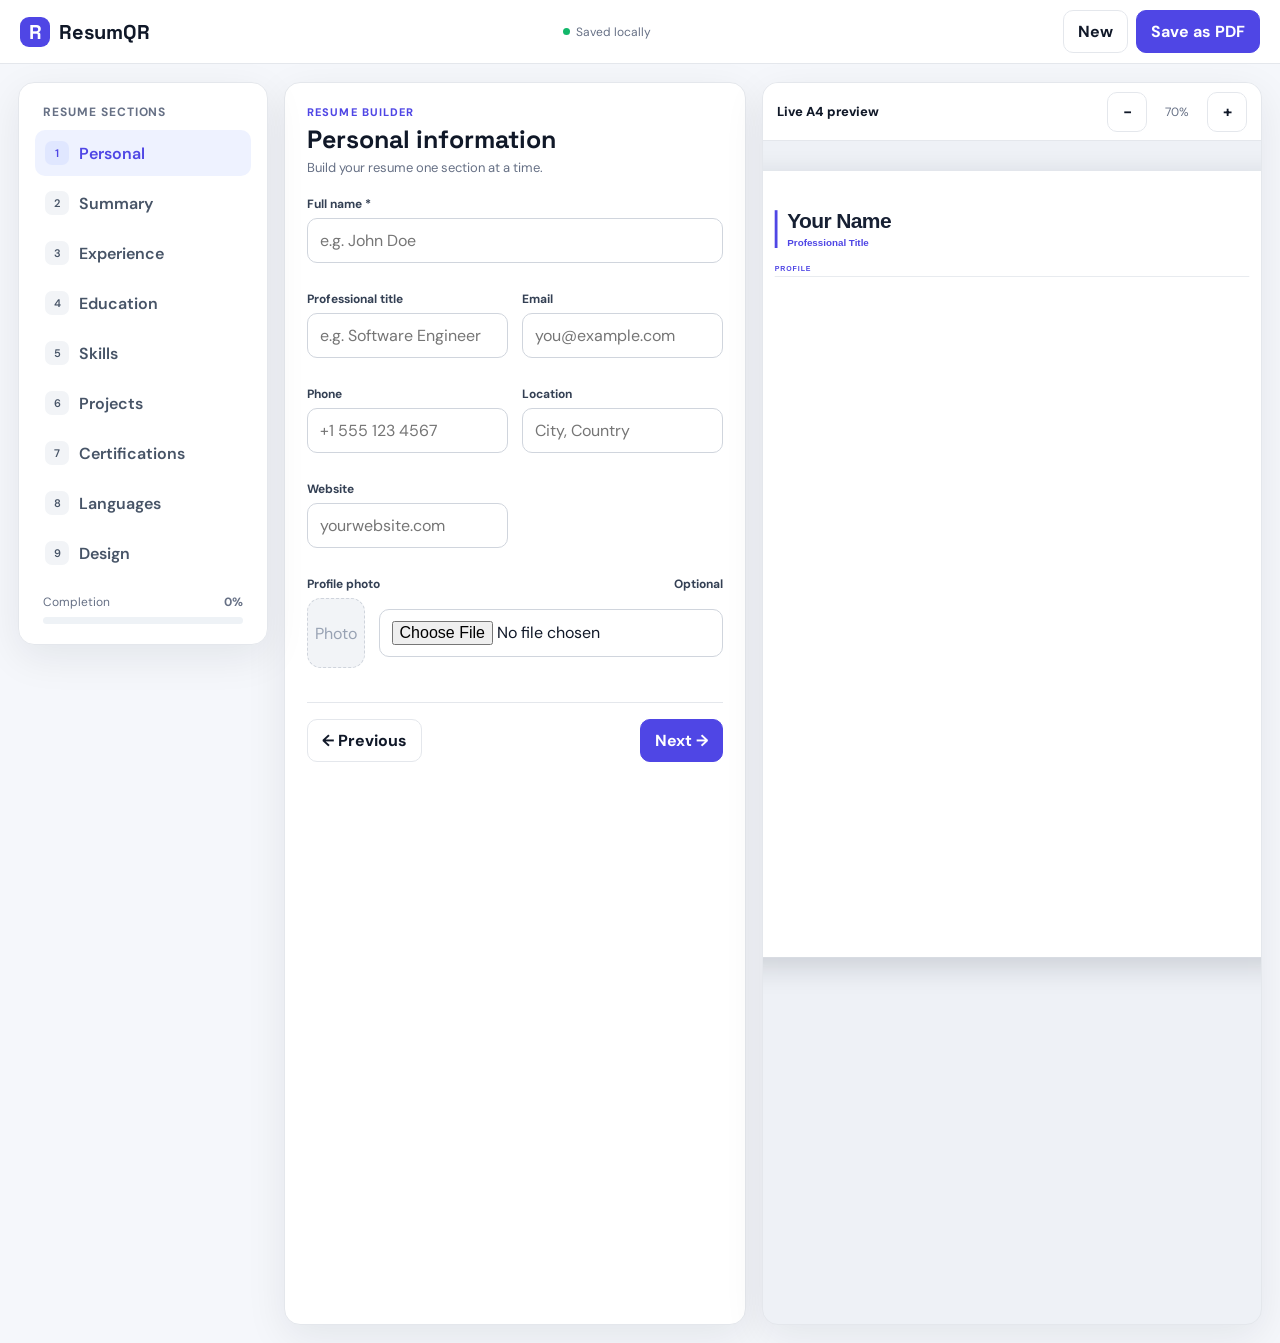
<file: resume-builder-3.html>
<!doctype html>
<html lang="en">
<head>
<meta charset="utf-8">
<meta name="viewport" content="width=device-width,initial-scale=1,viewport-fit=cover">
<title>Free Resume Builder | ResumQR</title>
<meta name="description" content="Build a professional ATS-friendly resume with live A4 preview. Free, no signup, no watermark.">
<link rel="canonical" href="https://ghtools.github.io/resume-builder.html">
<meta name="robots" content="index,follow">
<link rel="preconnect" href="https://fonts.googleapis.com">
<link rel="preconnect" href="https://fonts.gstatic.com" crossorigin>
<link href="https://fonts.googleapis.com/css2?family=DM+Sans:wght@400;500;600;700&family=Playfair+Display:wght@600;700&family=Space+Grotesk:wght@500;600;700&display=swap" rel="stylesheet">
<style>
:root{--bg:#f5f7fb;--surface:#fff;--surface2:#f8fafc;--text:#101828;--muted:#667085;--line:#e4e7ec;--brand:#4f46e5;--brand2:#4338ca;--success:#12b76a;--danger:#d92d20;--shadow:0 12px 40px rgba(16,24,40,.08);--radius:16px;--resume-font:Arial,sans-serif}
*{box-sizing:border-box}html{scroll-behavior:smooth}body{margin:0;background:var(--bg);color:var(--text);font-family:"DM Sans",system-ui,sans-serif}button,input,textarea,select{font:inherit}button{cursor:pointer}
.topbar{height:64px;background:rgba(255,255,255,.92);backdrop-filter:blur(16px);border-bottom:1px solid var(--line);display:flex;align-items:center;padding:0 20px;position:sticky;top:0;z-index:50}.brand{font-family:"Space Grotesk";font-weight:700;font-size:20px;color:var(--text);text-decoration:none;display:flex;align-items:center;gap:9px}.brandmark{width:30px;height:30px;border-radius:9px;background:var(--brand);display:grid;place-items:center;color:white;font-weight:800}.topbar-center{margin:auto;display:flex;align-items:center;gap:8px}.save-state{font-size:12px;color:var(--muted);display:flex;align-items:center;gap:6px}.save-dot{width:7px;height:7px;border-radius:50%;background:var(--success)}.top-actions{display:flex;gap:8px}.btn{border:1px solid var(--line);background:var(--surface);color:var(--text);border-radius:10px;padding:10px 14px;font-weight:700}.btn:hover{border-color:#c8cdd5;background:var(--surface2)}.btn-primary{background:var(--brand);border-color:var(--brand);color:white}.btn-primary:hover{background:var(--brand2);border-color:var(--brand2)}.btn-icon{width:40px;height:40px;padding:0;display:grid;place-items:center}.btn-danger{color:var(--danger)}
.app{max-width:1500px;margin:auto;padding:18px;display:grid;grid-template-columns:250px minmax(360px,520px) minmax(500px,1fr);gap:16px;min-height:calc(100vh - 64px)}
.sidebar,.editor,.preview-panel{background:var(--surface);border:1px solid var(--line);border-radius:var(--radius);box-shadow:var(--shadow)}.sidebar{padding:16px;height:max-content;position:sticky;top:82px}.sidebar-title{font-size:12px;text-transform:uppercase;letter-spacing:.08em;color:var(--muted);font-weight:700;margin:5px 8px 10px}.section-nav{display:grid;gap:4px}.section-nav button{border:0;background:transparent;text-align:left;border-radius:10px;padding:11px 10px;color:#475467;font-weight:600;display:flex;align-items:center;gap:10px}.section-nav button.active{background:#eef2ff;color:var(--brand)}.section-nav .num{width:24px;height:24px;border-radius:7px;background:#f2f4f7;display:grid;place-items:center;font-size:11px}.section-nav button.active .num{background:#e0e7ff}.progress{margin:18px 8px 4px}.progress-head{display:flex;justify-content:space-between;font-size:12px;color:var(--muted);margin-bottom:7px}.progress-bar{height:7px;background:#eef2f6;border-radius:99px;overflow:hidden}.progress-fill{height:100%;background:linear-gradient(90deg,var(--brand),#7c3aed);width:0%;transition:width .25s}
.editor{padding:22px;overflow:hidden}.editor-head{display:flex;justify-content:space-between;gap:10px;align-items:flex-start;margin-bottom:20px}.eyebrow{font-size:11px;text-transform:uppercase;letter-spacing:.1em;color:var(--brand);font-weight:800}.editor h1{font-family:"Space Grotesk";font-size:25px;margin:4px 0}.editor-sub{color:var(--muted);font-size:13px;margin:0}.section{display:none}.section.active{display:block}.field-grid{display:grid;grid-template-columns:1fr 1fr;gap:14px}.field-group{margin-bottom:14px}.field-group.full{grid-column:1/-1}.label{display:flex;justify-content:space-between;gap:8px;font-size:12px;font-weight:700;color:#344054;margin-bottom:6px}.field,.textarea,.select{width:100%;border:1px solid #d0d5dd;border-radius:10px;padding:11px 12px;background:white;color:var(--text);outline:none;transition:.15s}.field:focus,.textarea:focus,.select:focus{border-color:#8b83f7;box-shadow:0 0 0 3px rgba(79,70,229,.1)}.textarea{resize:vertical;min-height:105px;line-height:1.5}.hint{font-size:11px;color:var(--muted);margin-top:5px}.section-card{border:1px solid var(--line);border-radius:13px;padding:14px;margin-bottom:12px;background:#fcfcfd}.card-head{display:flex;justify-content:space-between;gap:10px;align-items:center;margin-bottom:12px}.card-title{font-weight:800;font-size:14px}.card-actions{display:flex;gap:5px}.small-btn{border:1px solid var(--line);background:white;border-radius:8px;padding:6px 9px;font-size:11px;font-weight:700}.add{width:100%;border:1px dashed #b8bdf5;background:#f8f8ff;color:var(--brand);padding:11px;border-radius:10px;font-weight:800}.toggle-row{display:flex;align-items:center;gap:8px;font-size:12px;color:#475467}.toggle-row input{accent-color:var(--brand)}.photo-row{display:flex;gap:14px;align-items:center}.avatar{width:70px;height:70px;border-radius:14px;background:#f2f4f7;border:1px dashed #cfd4dc;object-fit:cover;display:grid;place-items:center;color:#98a2b3;overflow:hidden}.avatar img{width:100%;height:100%;object-fit:cover}.nav-buttons{display:flex;justify-content:space-between;gap:10px;margin-top:20px;padding-top:16px;border-top:1px solid var(--line)}.template-grid{display:grid;grid-template-columns:1fr 1fr;gap:10px}.template-card{border:2px solid var(--line);border-radius:12px;padding:9px;background:white}.template-card.active{border-color:var(--brand);box-shadow:0 0 0 3px rgba(79,70,229,.08)}.template-thumb{height:105px;border-radius:7px;background:#f3f4f6;padding:10px;display:flex;gap:7px;overflow:hidden}.thumb-side{width:25%;background:#202938}.thumb-main{flex:1}.thumb-line{height:4px;background:#cbd5e1;border-radius:5px;margin:5px 0}.thumb-line.short{width:60%}.template-name{font-size:12px;font-weight:800;margin-top:8px}.color-row{display:flex;gap:8px;flex-wrap:wrap}.color-dot{width:30px;height:30px;border-radius:50%;border:3px solid white;box-shadow:0 0 0 1px #d0d5dd}.color-dot.active{box-shadow:0 0 0 2px var(--brand)}
.preview-panel{background:#eef1f6;display:flex;flex-direction:column;min-width:0;overflow:hidden}.preview-toolbar{height:58px;background:white;border-bottom:1px solid var(--line);display:flex;align-items:center;justify-content:space-between;padding:0 14px;gap:10px}.preview-label{font-weight:800;font-size:13px}.toolbar-group{display:flex;align-items:center;gap:6px}.zoom-value{font-size:12px;color:var(--muted);min-width:48px;text-align:center}.preview-scroll{flex:1;overflow:auto;padding:30px;display:flex;justify-content:center;align-items:flex-start}.paper-wrap{transform-origin:top center}.paper{width:794px;min-height:1123px;background:#fff;color:#172033;box-shadow:0 12px 40px rgba(16,24,40,.16);padding:56px 58px;font-family:var(--resume-font);position:relative}.paper h2{margin:0;font-size:30px;line-height:1.08;letter-spacing:-.03em}.paper .headline{font-size:14px;color:var(--accent);font-weight:700;margin-top:6px}.contact{font-size:10.5px;color:#667085;margin-top:9px;line-height:1.6}.resume-section{margin-top:24px}.resume-section h3{font-size:10px;text-transform:uppercase;letter-spacing:.13em;color:var(--accent);border-bottom:1px solid #dfe3e8;padding-bottom:5px;margin:0 0 11px;font-weight:800}.summary{font-size:10.5px;line-height:1.6;color:#475467}.resume-entry{margin-bottom:13px}.entry-top{display:flex;justify-content:space-between;gap:15px;font-size:11px;font-weight:800}.entry-date{font-weight:600;color:#667085;white-space:nowrap}.entry-sub{font-size:10px;color:#667085;margin-top:2px}.entry-desc{font-size:10px;color:#475467;line-height:1.55;margin:5px 0 0;white-space:pre-line}.skills{display:flex;flex-wrap:wrap;gap:5px}.skill{font-size:9px;padding:4px 7px;border-radius:5px;background:#f2f4f7;color:#344054}.paper-modern .paper-head{border-left:4px solid var(--accent);padding-left:14px}.paper-classic{font-family:Georgia,serif}.paper-classic .paper-head{text-align:center;border-bottom:2px solid #222;padding-bottom:18px}.paper-classic .headline,.paper-classic .resume-section h3{color:#222}.paper-minimal{padding:62px 70px}.paper-minimal .resume-section h3{border:0;color:#98a2b3;padding:0}.paper-sidebar{padding:0}.paper-sidebar .side{width:205px;background:#172033;color:white;position:absolute;left:0;top:0;bottom:0;padding:55px 24px}.paper-sidebar .main{margin-left:235px;padding:55px 45px 55px 25px}.paper-sidebar .side h2{font-size:25px}.paper-sidebar .side .headline,.paper-sidebar .side .contact{color:#d0d5dd}.paper-sidebar .side h3{color:#a5b4fc;border-bottom:0}.paper-sidebar .main h3{color:var(--accent)}.photo{width:74px;height:74px;border-radius:50%;object-fit:cover;position:absolute;right:58px;top:55px;border:3px solid white}.preview-empty{display:none}.mobile-tabs{display:none}
.toast{position:fixed;right:20px;bottom:20px;background:#101828;color:white;padding:12px 15px;border-radius:10px;box-shadow:var(--shadow);font-size:13px;z-index:100;animation:in .2s ease}@keyframes in{from{transform:translateY(8px);opacity:0}to{transform:none;opacity:1}}
@media(max-width:1100px){.app{grid-template-columns:210px minmax(330px,1fr);}.preview-panel{grid-column:1/-1;min-height:700px}.sidebar{position:static}.preview-scroll{min-height:650px}}
@media(max-width:760px){.topbar{padding:0 12px;height:58px}.topbar-center{display:none}.top-actions .secondary{display:none}.app{display:block;padding:0}.sidebar,.editor,.preview-panel{border-radius:0;border-left:0;border-right:0;box-shadow:none}.sidebar{position:sticky;top:58px;z-index:20;padding:8px;border-bottom:1px solid var(--line)}.sidebar-title,.progress{display:none}.section-nav{display:flex;overflow:auto;gap:4px}.section-nav button{white-space:nowrap;padding:8px 9px;font-size:11px}.section-nav .num{display:none}.editor{padding:16px}.editor-head{margin-bottom:15px}.editor h1{font-size:21px}.field-grid{grid-template-columns:1fr}.field-group.full{grid-column:auto}.preview-panel{margin-top:12px}.preview-toolbar{position:sticky;top:0;z-index:10}.preview-scroll{padding:18px 8px;min-height:600px}.paper{width:794px;min-height:1123px}.preview-panel .paper-wrap{transform:scale(.48);transform-origin:top center;margin-bottom:-580px}.mobile-tabs{display:flex;position:sticky;bottom:0;z-index:40;background:white;border-top:1px solid var(--line)}.mobile-tabs button{flex:1;border:0;background:white;padding:12px;font-weight:800;color:var(--muted)}.mobile-tabs button.active{color:var(--brand)}.mobile-editor-hidden{display:none!important}.mobile-preview-hidden{display:none!important}.template-grid{grid-template-columns:1fr 1fr}}
@media print{
  @page{size:A4;margin:0}
  html,body{background:white!important}
  body.print-root>*{display:none!important}
  body.print-root #app{display:block!important;margin:0!important;padding:0!important;min-height:0!important}
  body.print-root #previewPanel{display:block!important;border:0!important;border-radius:0!important;box-shadow:none!important;background:white!important}
  body.print-root #previewPanel .preview-toolbar,
  body.print-root #previewPanel .preview-scroll{display:block!important}
  body.print-root #previewPanel .preview-toolbar{display:none!important}
  body.print-root #previewPanel .preview-scroll{padding:0!important;overflow:visible!important;min-height:0!important}
  body.print-root .paper-wrap{transform:none!important;margin:0!important}
  body.print-root .paper{display:block!important;width:210mm!important;min-height:297mm!important;height:auto!important;box-shadow:none!important;margin:0!important;padding:15mm!important}
  body.print-root .paper-sidebar .side{display:block!important}
  body.print-root .paper-sidebar .main{display:block!important}
}
</style>
</head>
<body>
<header class="topbar">
<a class="brand" href="index.html"><span class="brandmark">R</span>ResumQR</a>
<div class="topbar-center"><span class="save-state"><span class="save-dot"></span><span id="saveText">Saved locally</span></span></div>
<div class="top-actions"><button class="btn secondary" id="newResume">New</button><button class="btn btn-primary" id="savePdf">Save as PDF</button></div>
</header>

<main class="app" id="app">
<aside class="sidebar">
<div class="sidebar-title">Resume sections</div>
<div class="section-nav" id="sectionNav"></div>
<div class="progress"><div class="progress-head"><span>Completion</span><strong id="progressText">0%</strong></div><div class="progress-bar"><div class="progress-fill" id="progressFill"></div></div></div>
</aside>

<section class="editor" id="editor">
<div class="editor-head"><div><div class="eyebrow">Resume Builder</div><h1 id="editorTitle">Personal information</h1><p class="editor-sub">Build your resume one section at a time.</p></div></div>

<div class="section active" data-section="personal">
<div class="field-grid">
<div class="field-group full"><label class="label">Full name *</label><input class="field" id="name" placeholder="e.g. John Doe"></div>
<div class="field-group"><label class="label">Professional title</label><input class="field" id="headline" placeholder="e.g. Software Engineer"></div>
<div class="field-group"><label class="label">Email</label><input class="field" id="email" type="email" placeholder="you@example.com"></div>
<div class="field-group"><label class="label">Phone</label><input class="field" id="phone" placeholder="+1 555 123 4567"></div>
<div class="field-group"><label class="label">Location</label><input class="field" id="location" placeholder="City, Country"></div>
<div class="field-group"><label class="label">Website</label><input class="field" id="website" placeholder="yourwebsite.com"></div>
<div class="field-group full"><label class="label">Profile photo <span>Optional</span></label><div class="photo-row"><div class="avatar" id="avatar">Photo</div><input class="field" id="photo" type="file" accept="image/png,image/jpeg,image/webp"></div></div>
</div>
</div>

<div class="section" data-section="summary">
<div class="field-group"><label class="label">Professional summary</label><textarea class="textarea" id="summary" maxlength="700" placeholder="Write 2–4 sentences that summarize your experience, strengths and career direction."></textarea><div class="hint"><span id="summaryCount">0</span>/700</div></div>
</div>

<div class="section" data-section="experience">
<div id="experienceList"></div><button class="add" id="addExperience">+ Add work experience</button>
</div>

<div class="section" data-section="education">
<div id="educationList"></div><button class="add" id="addEducation">+ Add education</button>
</div>

<div class="section" data-section="skills">
<div class="field-group"><label class="label">Skills</label><textarea class="textarea" id="skills" placeholder="JavaScript, Excel, Customer Service, Project Management"></textarea><div class="hint">Separate skills with commas.</div></div>
</div>

<div class="section" data-section="projects">
<div id="projectsList"></div><button class="add" id="addProject">+ Add project</button>
</div>

<div class="section" data-section="certifications">
<div id="certificationsList"></div><button class="add" id="addCertification">+ Add certification</button>
</div>

<div class="section" data-section="languages">
<div id="languagesList"></div><button class="add" id="addLanguage">+ Add language</button>
</div>

<div class="section" data-section="design">
<div class="field-group"><label class="label">Template</label><div class="template-grid" id="templates">
<div class="template-card active" data-template="modern"><div class="template-thumb"><div class="thumb-main"><div class="thumb-line" style="width:70%"></div><div class="thumb-line short"></div><div class="thumb-line"></div><div class="thumb-line"></div></div></div><div class="template-name">Modern</div></div>
<div class="template-card" data-template="classic"><div class="template-thumb"><div class="thumb-main"><div class="thumb-line" style="width:80%"></div><div class="thumb-line short"></div><div class="thumb-line"></div><div class="thumb-line"></div></div></div><div class="template-name">Classic</div></div>
<div class="template-card" data-template="minimal"><div class="template-thumb"><div class="thumb-main"><div class="thumb-line" style="width:55%"></div><div class="thumb-line short"></div><div class="thumb-line"></div><div class="thumb-line"></div></div></div><div class="template-name">Minimal</div></div>
<div class="template-card" data-template="sidebar"><div class="template-thumb"><div class="thumb-side"></div><div class="thumb-main"><div class="thumb-line"></div><div class="thumb-line short"></div><div class="thumb-line"></div></div></div><div class="template-name">Executive</div></div>
</div></div>
<div class="field-group"><label class="label">Accent color</label><div class="color-row" id="colors"></div></div>
<div class="field-grid">
<div class="field-group"><label class="label">Font</label><select class="select" id="font"><option value="Arial,sans-serif">Arial</option><option value="Inter,Arial,sans-serif">Inter</option><option value="Georgia,serif">Georgia</option></select></div>
<div class="field-group"><label class="label">Page</label><select class="select" id="pageSize"><option>A4</option><option>Letter</option></select></div>
</div>
</div>

<div class="nav-buttons"><button class="btn" id="prev">← Previous</button><button class="btn btn-primary" id="next">Next →</button></div>
</section>

<section class="preview-panel" id="previewPanel">
<div class="preview-toolbar"><span class="preview-label">Live A4 preview</span><div class="toolbar-group"><button class="btn btn-icon" id="zoomOut">−</button><span class="zoom-value" id="zoom">70%</span><button class="btn btn-icon" id="zoomIn">+</button></div></div>
<div class="preview-scroll" id="previewScroll"><div class="paper-wrap" id="paperWrap"></div></div>
</section>
</main>
<div class="mobile-tabs"><button class="active" id="editTab">Edit</button><button id="previewTab">Preview</button></div>
<div id="toastRoot"></div>

<script>
(()=>{"use strict";
const KEY="resumqr-resume-v2";
const sections=[["personal","Personal","1"],["summary","Summary","2"],["experience","Experience","3"],["education","Education","4"],["skills","Skills","5"],["projects","Projects","6"],["certifications","Certifications","7"],["languages","Languages","8"],["design","Design","9"]];
let current=0, zoom=0.7, photoData="";
let data={name:"",headline:"",email:"",phone:"",location:"",website:"",summary:"",skills:"",experience:[],education:[],projects:[],certifications:[],languages:[],template:"modern",accent:"#4F46E5",font:"Arial,sans-serif",pageSize:"A4"};

const $=id=>document.getElementById(id);
const esc=s=>String(s??"").replace(/&/g,"&amp;").replace(/</g,"&lt;").replace(/>/g,"&gt;").replace(/\"/g,"&quot;").replace(/'/g,"&#39;");
function toast(msg){const t=document.createElement("div");t.className="toast";t.textContent=msg;$("toastRoot").appendChild(t);setTimeout(()=>t.remove(),2500)}
function save(){try{localStorage.setItem(KEY,JSON.stringify({...data,photo:photoData}));$("saveText").textContent="Saved locally";}catch(e){}}
function load(){try{const x=JSON.parse(localStorage.getItem(KEY));if(x){data={...data,...x};photoData=x.photo||"";}}catch(e){}}
function renderNav(){const n=$("sectionNav");n.innerHTML="";sections.forEach((s,i)=>{const b=document.createElement("button");b.className=i===current?"active":"";b.innerHTML='<span class="num">'+s[2]+"</span>"+s[1];b.onclick=()=>go(i);n.appendChild(b)})}
function go(i){current=Math.max(0,Math.min(sections.length-1,i));document.querySelectorAll(".section").forEach((s,n)=>s.classList.toggle("active",n===current));renderNav();$("editorTitle").textContent=sections[current][1];$("prev").disabled=current===0;$("next").textContent=current===sections.length-1?"Finish ✓":"Next →";window.scrollTo({top:0,behavior:"smooth"})}
function val(id){return $(id)?.value||""}
function bind(){["name","headline","email","phone","location","website","summary","skills","font","pageSize"].forEach(id=>$(id).addEventListener("input",()=>{data[id]=val(id);if(id==="summary")$("summaryCount").textContent=data.summary.length;render();save();updateProgress()}));$("font").addEventListener("change",()=>{data.font=val("font");render();save()});$("pageSize").addEventListener("change",()=>{data.pageSize=val("pageSize");render();save()})}
function fill(){["name","headline","email","phone","location","website","summary","skills","font","pageSize"].forEach(id=>{if($(id))$(id).value=data[id]||$(id).value});$("summaryCount").textContent=data.summary.length;$("avatar").innerHTML=photoData?'<img src="'+photoData+'" alt="">':"Photo";document.querySelectorAll(".template-card").forEach(x=>x.classList.toggle("active",x.dataset.template===data.template));renderColors();renderLists()}
function renderColors(){const c=["#4F46E5","#2563EB","#0891B2","#0F766E","#B42318","#7A5AF8","#344054","#111827"];const r=$("colors");r.innerHTML="";c.forEach(x=>{const b=document.createElement("button");b.className="color-dot"+(x===data.accent?" active":"");b.style.background=x;b.title=x;b.onclick=()=>{data.accent=x;renderColors();render();save()};r.appendChild(b)})}
function input(label,value,cls=""){return '<div class="field-group"><label class="label">'+label+'</label><input class="field '+cls+'" value="'+esc(value).replace(/"/g,"&quot;")+'"></div>'}
function textarea(label,value,cls=""){return '<div class="field-group full"><label class="label">'+label+'</label><textarea class="textarea '+cls+'">'+esc(value)+'</textarea></div>'}
function card(list,type,title,fields){const root=$(list);root.innerHTML="";data[type].forEach((item,i)=>{const c=document.createElement("div");c.className="section-card";let body="";fields.forEach(f=>body+=f.kind==="textarea"?textarea(f.label,item[f.key]||"",f.key):input(f.label,item[f.key]||"",f.key));c.innerHTML='<div class="card-head"><span class="card-title">'+title+" "+(i+1)+'</span><div class="card-actions"><button class="small-btn up">↑</button><button class="small-btn down">↓</button><button class="small-btn btn-danger del">Delete</button></div></div><div class="field-grid">'+body+"</div>";c.querySelector(".del").onclick=()=>{data[type].splice(i,1);renderLists();render();save();updateProgress()};c.querySelector(".up").onclick=()=>{if(i){[data[type][i-1],data[type][i]]=[data[type][i],data[type][i-1]];renderLists();render();save()}};c.querySelector(".down").onclick=()=>{if(i<data[type].length-1){[data[type][i+1],data[type][i]]=[data[type][i],data[type][i+1]];renderLists();render();save()}};c.querySelectorAll("input,textarea").forEach((el,j)=>el.oninput=()=>{const key=fields[j].key;data[type][i][key]=el.value;render();save();updateProgress()});root.appendChild(c)})}
function renderLists(){card("experienceList","experience","Experience",[{label:"Job title",key:"title"},{label:"Company",key:"company"},{label:"Location",key:"location"},{label:"Dates",key:"dates"},{label:"Description",key:"description",kind:"textarea"}]);card("educationList","education","Education",[{label:"Degree / qualification",key:"degree"},{label:"School / institution",key:"school"},{label:"Location",key:"location"},{label:"Dates",key:"dates"}]);card("projectsList","projects","Project",[{label:"Project name",key:"title"},{label:"Link",key:"link"},{label:"Description",key:"description",kind:"textarea"}]);card("certificationsList","certifications","Certification",[{label:"Certificate",key:"title"},{label:"Issuer",key:"issuer"},{label:"Year",key:"year"}]);card("languagesList","languages","Language",[{label:"Language",key:"name"},{label:"Level",key:"level"}])}
function add(type,obj){data[type].push(obj);renderLists();render();save();updateProgress()}
function bullets(text){return esc(text).replace(/\n/g,"<br>")}
function section(title,html){return html?'<section class="resume-section"><h3>'+title+"</h3>"+html+"</section>":""}
function entry(x,sub){return '<div class="resume-entry"><div class="entry-top"><span>'+esc(x.title||"")+'</span><span class="entry-date">'+esc(x.dates||"")+'</span></div><div class="entry-sub">'+esc(sub||"")+'</div><p class="entry-desc">'+bullets(x.description||"")+"</p></div>"}
function render(){const exp=data.experience.map(x=>entry(x,(x.company||"")+(x.location?" · "+x.location:""))).join("");const edu=data.education.map(x=>entry(x,(x.school||"")+(x.location?" · "+x.location:""))).join("");const proj=data.projects.map(x=>'<div class="resume-entry"><div class="entry-top"><span>'+esc(x.title)+'</span><span class="entry-date">'+esc(x.link)+'</span></div><p class="entry-desc">'+bullets(x.description)+'</p></div>').join("");const cert=data.certifications.map(x=>'<div class="resume-entry"><div class="entry-top"><span>'+esc(x.title)+'</span><span class="entry-date">'+esc(x.year)+'</span></div><div class="entry-sub">'+esc(x.issuer)+'</div></div>').join("");const langs=data.languages.map(x=>'<div class="resume-entry"><div class="entry-top"><span>'+esc(x.name)+'</span><span class="entry-date">'+esc(x.level)+'</span></div></div>').join("");const skills=data.skills.split(",").map(x=>x.trim()).filter(Boolean).map(x=>'<span class="skill">'+esc(x)+"</span>").join("");let head='<div class="paper-head">'+(photoData?'<img class="photo" src="'+photoData+'" alt="">':"")+'<h2>'+esc(data.name||"Your Name")+'</h2><div class="headline">'+esc(data.headline||"Professional Title")+'</div><div class="contact">'+[data.email,data.phone,data.location,data.website].filter(Boolean).map(esc).join(" · ")+"</div></div>";let content=section("Profile",'<div class="summary">'+bullets(data.summary)+'</div>')+section("Experience",exp)+section("Education",edu)+section("Skills",skills?'<div class="skills">'+skills+"</div>":"")+section("Projects",proj)+section("Certifications",cert)+section("Languages",langs);let paper='<div class="paper paper-'+data.template+'" style="--accent:'+data.accent+'">'+(data.template==="sidebar"?'<div class="side">'+head+'</div><div class="main">'+content+"</div>":head+content)+"</div>";$("paperWrap").innerHTML=paper;$("paperWrap").style.transform="scale("+zoom+")";$("zoom").textContent=Math.round(zoom*100)+"%"}
function updateProgress(){let checks=[data.name,data.headline,data.email,data.phone,data.location,data.summary,data.experience.length,data.education.length,data.skills];let score=Math.round(checks.filter(Boolean).length/checks.length*100);$("progressFill").style.width=score+"%";$("progressText").textContent=score+"%"}
$("addExperience").onclick=()=>add("experience",{title:"",company:"",location:"",dates:"",description:""});$("addEducation").onclick=()=>add("education",{degree:"",school:"",location:"",dates:""});$("addProject").onclick=()=>add("projects",{title:"",link:"",description:""});$("addCertification").onclick=()=>add("certifications",{title:"",issuer:"",year:""});$("addLanguage").onclick=()=>add("languages",{name:"",level:""});
$("prev").onclick=()=>go(current-1);$("next").onclick=()=>current===sections.length-1?toast("Your resume is ready to review."):go(current+1);
document.querySelectorAll(".template-card").forEach(x=>x.onclick=()=>{data.template=x.dataset.template;document.querySelectorAll(".template-card").forEach(y=>y.classList.remove("active"));x.classList.add("active");render();save()});
$("zoomIn").onclick=()=>{zoom=Math.min(1,zoom+.05);render()};$("zoomOut").onclick=()=>{zoom=Math.max(.45,zoom-.05);render()};
$("savePdf").onclick=()=>{render();document.body.classList.add("print-root");window.print();setTimeout(()=>document.body.classList.remove("print-root"),1000)};
$("newResume").onclick=()=>{if(confirm("Start a new resume? Your saved draft will be replaced.")){localStorage.removeItem(KEY);location.reload()}};
$("photo").onchange=e=>{const f=e.target.files[0];if(!f)return;if(f.size>4*1024*1024){toast("Photo must be under 4 MB.");return}const r=new FileReader();r.onload=()=>{photoData=r.result;$("avatar").innerHTML='<img src="'+photoData+'" alt="">';render();save()};r.readAsDataURL(f)};
$("editTab").onclick=()=>{ $("editor").classList.remove("mobile-editor-hidden");$("previewPanel").classList.add("mobile-preview-hidden");$("editTab").classList.add("active");$("previewTab").classList.remove("active")};
$("previewTab").onclick=()=>{ $("editor").classList.add("mobile-editor-hidden");$("previewPanel").classList.remove("mobile-preview-hidden");$("previewTab").classList.add("active");$("editTab").classList.remove("active")};
load();bind();fill();renderNav();render();updateProgress();
})();
</script>
</body>
</html>
</file>
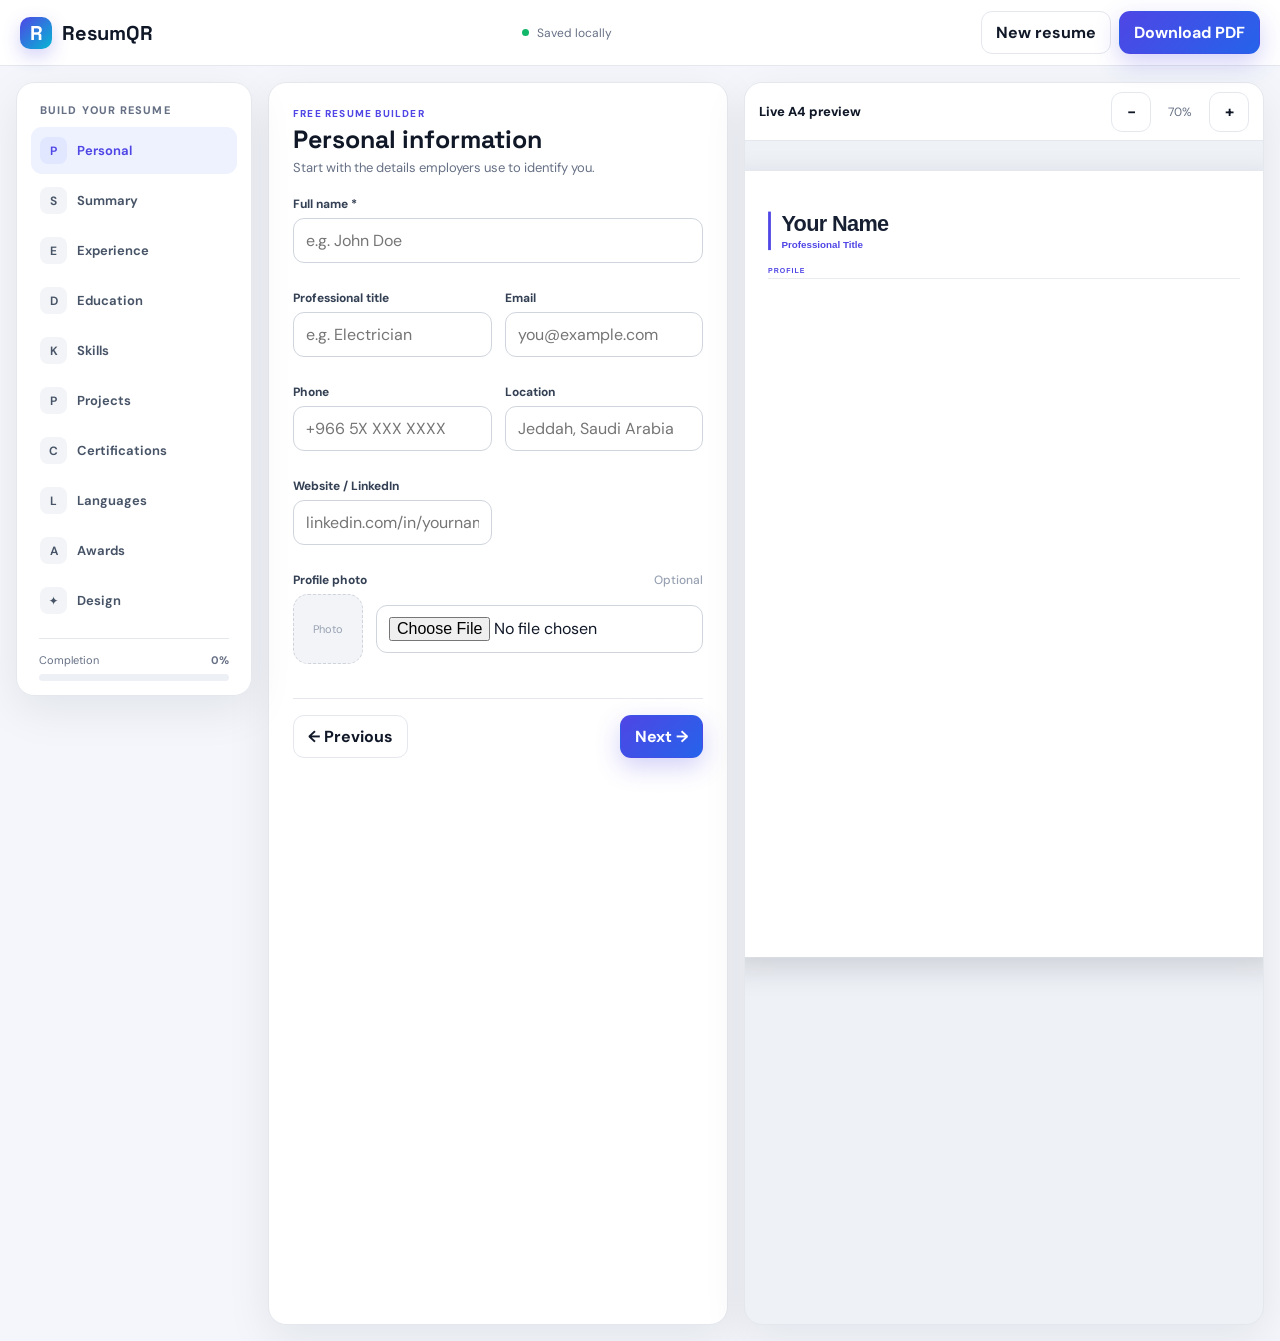
<file: resume-builder-4.html>
<!doctype html>
<html lang="en">
<head>
<meta charset="utf-8">
<meta name="viewport" content="width=device-width,initial-scale=1,viewport-fit=cover">
<title>Free Resume Builder | ResumQR</title>
<meta name="description" content="Create a professional ATS-friendly resume with a live A4 preview. Free, no signup, no watermark.">
<link rel="canonical" href="https://ghtools.github.io/resume-builder.html">
<meta name="robots" content="index,follow">
<meta name="theme-color" content="#4f46e5">
<meta property="og:title" content="Free Resume Builder | ResumQR">
<meta property="og:description" content="Build a professional resume free with live A4 preview and PDF export.">
<link rel="preconnect" href="https://fonts.googleapis.com">
<link rel="preconnect" href="https://fonts.gstatic.com" crossorigin>
<link href="https://fonts.googleapis.com/css2?family=DM+Sans:wght@400;500;600;700&family=Space+Grotesk:wght@500;600;700&family=Source+Serif+4:wght@400;600;700&display=swap" rel="stylesheet">
<style>
:root{--bg:#f4f6fb;--panel:#fff;--panel2:#f8f9fc;--text:#101828;--muted:#667085;--line:#e4e7ec;--brand:#4f46e5;--brand2:#4338ca;--success:#12b76a;--danger:#d92d20;--shadow:0 14px 45px rgba(16,24,40,.08);--r:18px}
*{box-sizing:border-box}html{scroll-behavior:smooth}body{margin:0;background:var(--bg);color:var(--text);font-family:"DM Sans",system-ui,sans-serif}button,input,textarea,select{font:inherit}button{cursor:pointer}a{text-decoration:none;color:inherit}
.topbar{height:66px;background:rgba(255,255,255,.94);backdrop-filter:blur(18px);border-bottom:1px solid var(--line);display:flex;align-items:center;padding:0 20px;position:sticky;top:0;z-index:100}
.brand{display:flex;align-items:center;gap:10px;font-family:"Space Grotesk";font-weight:700;font-size:20px}.brandmark{width:32px;height:32px;border-radius:10px;background:linear-gradient(135deg,#4f46e5,#06b6d4);display:grid;place-items:center;color:#fff;font-weight:800;box-shadow:0 7px 18px rgba(79,70,229,.25)}
.top-center{margin:auto;display:flex;align-items:center;gap:8px;color:var(--muted);font-size:12px}.save-dot{width:7px;height:7px;border-radius:50%;background:var(--success)}.top-actions{display:flex;gap:8px}.btn{border:1px solid var(--line);background:#fff;color:var(--text);border-radius:11px;padding:10px 14px;font-weight:700;display:inline-flex;align-items:center;justify-content:center;gap:8px}.btn:hover{border-color:#c8cdd5;background:#f8fafc}.btn-primary{background:linear-gradient(135deg,#4f46e5,#2563eb);border-color:transparent;color:#fff;box-shadow:0 9px 24px rgba(79,70,229,.25)}.btn-primary:hover{filter:brightness(.98);transform:translateY(-1px)}.btn-icon{width:40px;height:40px;padding:0}.btn-danger{color:var(--danger)}.btn:disabled{opacity:.45;cursor:not-allowed}
.app{max-width:1540px;margin:auto;padding:16px;display:grid;grid-template-columns:236px minmax(390px,500px) minmax(520px,1fr);gap:16px;min-height:calc(100vh - 66px)}
.panel{background:var(--panel);border:1px solid var(--line);border-radius:var(--r);box-shadow:var(--shadow)}
.sidebar{height:max-content;position:sticky;top:82px;padding:14px}.sidebar-label{font-size:11px;text-transform:uppercase;letter-spacing:.1em;font-weight:800;color:var(--muted);padding:6px 9px 10px}.nav-list{display:grid;gap:3px}.nav-item{width:100%;border:0;background:transparent;border-radius:11px;padding:10px 9px;display:flex;align-items:center;gap:10px;color:#475467;text-align:left;font-weight:650;font-size:13px}.nav-item:hover{background:#f7f8fc}.nav-item.active{background:#eef2ff;color:var(--brand)}.nav-icon{width:27px;height:27px;border-radius:8px;background:#f2f4f7;display:grid;place-items:center;font-size:12px}.nav-item.active .nav-icon{background:#e0e7ff}.progress{border-top:1px solid var(--line);margin:14px 8px 0;padding-top:14px}.progress-head{display:flex;justify-content:space-between;font-size:11px;color:var(--muted);margin-bottom:7px}.progress-bar{height:7px;background:#edf0f5;border-radius:99px;overflow:hidden}.progress-fill{height:100%;width:0;background:linear-gradient(90deg,#4f46e5,#06b6d4);transition:width .3s}
.editor{padding:24px;min-width:0}.editor-head{display:flex;justify-content:space-between;gap:12px;margin-bottom:20px}.eyebrow{font-size:10px;text-transform:uppercase;letter-spacing:.12em;color:var(--brand);font-weight:800}.editor h1{font-family:"Space Grotesk";font-size:25px;line-height:1.15;margin:5px 0}.editor-sub{font-size:13px;color:var(--muted);margin:0}.section{display:none}.section.active{display:block;animation:sectionIn .18s ease}@keyframes sectionIn{from{opacity:.5;transform:translateY(4px)}to{opacity:1;transform:none}}
.field-grid{display:grid;grid-template-columns:1fr 1fr;gap:13px}.field-group{margin-bottom:14px}.field-group.full{grid-column:1/-1}.label{display:flex;justify-content:space-between;gap:8px;font-size:12px;font-weight:750;color:#344054;margin-bottom:6px}.label span{font-weight:500;color:#98a2b3}.field,.textarea,.select{width:100%;border:1px solid #d0d5dd;border-radius:11px;padding:11px 12px;background:#fff;color:var(--text);outline:0;transition:.15s}.textarea{resize:vertical;min-height:110px;line-height:1.55}.field:focus,.textarea:focus,.select:focus{border-color:#8b83f7;box-shadow:0 0 0 3px rgba(79,70,229,.1)}.hint{font-size:11px;color:var(--muted);margin-top:5px}.count{text-align:right}.section-card{border:1px solid var(--line);border-radius:14px;padding:14px;margin-bottom:12px;background:#fcfcfd}.card-head{display:flex;align-items:center;justify-content:space-between;gap:8px;margin-bottom:12px}.card-title{font-size:13px;font-weight:800}.card-actions{display:flex;gap:5px}.small-btn{border:1px solid var(--line);background:#fff;border-radius:8px;padding:6px 9px;font-size:11px;font-weight:750}.small-btn:hover{background:#f8fafc}.add{width:100%;border:1px dashed #aeb5ef;background:#f8f8ff;color:var(--brand);padding:11px;border-radius:11px;font-weight:800}.add:hover{background:#f1f2ff}.check{display:flex;align-items:center;gap:8px;font-size:12px;color:#475467}.check input{accent-color:var(--brand)}
.photo-row{display:flex;align-items:center;gap:13px}.avatar{width:70px;height:70px;border-radius:15px;background:#f2f4f7;border:1px dashed #cfd4dc;display:grid;place-items:center;color:#98a2b3;overflow:hidden;flex:none;font-size:11px}.avatar img{width:100%;height:100%;object-fit:cover}
.template-grid{display:grid;grid-template-columns:repeat(2,1fr);gap:10px}.template-card{border:2px solid var(--line);border-radius:13px;padding:9px;background:#fff;cursor:pointer}.template-card.active{border-color:var(--brand);box-shadow:0 0 0 3px rgba(79,70,229,.08)}.template-thumb{height:108px;border-radius:8px;background:#f3f4f6;padding:10px;display:flex;gap:7px;overflow:hidden}.thumb-side{width:25%;background:#202938}.thumb-main{flex:1}.thumb-line{height:4px;background:#cbd5e1;border-radius:5px;margin:6px 0}.thumb-short{width:60%}.template-name{font-size:12px;font-weight:800;margin-top:8px}.colors{display:flex;flex-wrap:wrap;gap:10px}.color-dot{width:30px;height:30px;border-radius:50%;border:3px solid #fff;box-shadow:0 0 0 1px #d0d5dd}.color-dot.active{box-shadow:0 0 0 2px var(--brand)}
.nav-buttons{display:flex;justify-content:space-between;gap:10px;margin-top:20px;padding-top:16px;border-top:1px solid var(--line)}
.preview{display:flex;flex-direction:column;min-width:0;overflow:hidden;background:#eef1f6}.preview-toolbar{height:58px;background:#fff;border-bottom:1px solid var(--line);display:flex;align-items:center;justify-content:space-between;padding:0 14px;gap:10px}.preview-label{font-weight:800;font-size:13px}.toolbar{display:flex;align-items:center;gap:6px}.zoom-value{font-size:12px;color:var(--muted);min-width:46px;text-align:center}.preview-scroll{flex:1;overflow:auto;padding:30px;display:flex;justify-content:center;align-items:flex-start}.paper-wrap{transform-origin:top center}.paper{width:794px;min-height:1123px;background:#fff;color:#172033;box-shadow:0 14px 44px rgba(16,24,40,.16);padding:58px 60px;position:relative;font-family:Arial,sans-serif}.paper h2{margin:0;font-size:31px;line-height:1.08;letter-spacing:-.03em}.paper .headline{font-size:14px;color:var(--accent);font-weight:700;margin-top:6px}.contact{font-size:10.5px;color:#667085;margin-top:9px;line-height:1.6}.resume-section{margin-top:23px}.resume-section h3{font-size:10px;text-transform:uppercase;letter-spacing:.14em;color:var(--accent);border-bottom:1px solid #dfe3e8;padding-bottom:6px;margin:0 0 11px;font-weight:800}.summary{font-size:10.5px;line-height:1.62;color:#475467;white-space:pre-line}.resume-entry{margin-bottom:13px}.entry-top{display:flex;justify-content:space-between;gap:16px;font-size:11px;font-weight:800}.entry-date{font-weight:600;color:#667085;white-space:nowrap}.entry-sub{font-size:10px;color:#667085;margin-top:2px}.entry-desc{font-size:10px;color:#475467;line-height:1.55;margin:5px 0 0;white-space:pre-line}.skills{display:flex;flex-wrap:wrap;gap:5px}.skill{font-size:9px;padding:4px 7px;border-radius:5px;background:#f2f4f7;color:#344054}.photo{width:74px;height:74px;border-radius:50%;object-fit:cover;position:absolute;right:60px;top:57px;border:3px solid #fff}.paper-modern .paper-head{border-left:4px solid var(--accent);padding-left:15px}.paper-classic{font-family:Georgia,serif}.paper-classic .paper-head{text-align:center;border-bottom:2px solid #222;padding-bottom:18px}.paper-classic .headline,.paper-classic .resume-section h3{color:#222}.paper-minimal{padding:64px 70px}.paper-minimal .resume-section h3{border:0;color:#98a2b3;padding:0}.paper-sidebar{padding:0}.paper-sidebar .side{width:215px;background:#172033;color:#fff;position:absolute;left:0;top:0;bottom:0;padding:58px 25px}.paper-sidebar .side h2{font-size:25px}.paper-sidebar .side .headline,.paper-sidebar .side .contact{color:#d0d5dd}.paper-sidebar .side h3{color:#a5b4fc;border:0}.paper-sidebar .main{margin-left:245px;padding:58px 45px 58px 20px}.paper-sidebar .main h3{color:var(--accent)}
.mobile-tabs{display:none}.toast{position:fixed;right:20px;bottom:20px;background:#101828;color:#fff;padding:12px 15px;border-radius:11px;box-shadow:var(--shadow);font-size:13px;z-index:300}.modal-backdrop{position:fixed;inset:0;background:rgba(16,24,40,.45);display:none;align-items:center;justify-content:center;z-index:250;padding:18px}.modal-backdrop.open{display:flex}.modal{background:#fff;border-radius:18px;width:min(520px,100%);padding:22px;box-shadow:0 25px 80px rgba(0,0,0,.2)}.modal h2{font-family:"Space Grotesk";margin:0 0 8px}.modal p{color:var(--muted);font-size:13px;line-height:1.6}.modal-actions{display:flex;justify-content:flex-end;gap:8px;margin-top:18px}
@media(max-width:1120px){.app{grid-template-columns:210px minmax(330px,1fr)}.preview{grid-column:1/-1;min-height:720px}.sidebar{position:static}}
@media(max-width:760px){.topbar{height:58px;padding:0 12px}.top-center{display:none}.top-actions .secondary{display:none}.app{display:block;padding:0}.sidebar,.editor,.preview{border-radius:0;border-left:0;border-right:0;box-shadow:none}.sidebar{position:sticky;top:58px;z-index:90;padding:7px;border-bottom:1px solid var(--line)}.sidebar-label,.progress{display:none}.nav-list{display:flex;overflow:auto;gap:4px}.nav-item{white-space:nowrap;padding:8px 9px;font-size:11px;width:auto}.nav-icon{display:none}.editor{padding:17px}.editor h1{font-size:21px}.field-grid{grid-template-columns:1fr}.field-group.full{grid-column:auto}.preview{margin-top:10px}.preview-toolbar{position:sticky;top:0;z-index:10}.preview-scroll{padding:18px 8px;min-height:650px}.paper{width:794px;min-height:1123px}.preview .paper-wrap{transform:scale(.48);margin-bottom:-580px}.mobile-tabs{display:flex;position:sticky;bottom:0;z-index:110;background:#fff;border-top:1px solid var(--line)}.mobile-tabs button{flex:1;border:0;background:#fff;padding:13px;font-weight:800;color:var(--muted)}.mobile-tabs button.active{color:var(--brand)}.mobile-hidden{display:none!important}.template-grid{grid-template-columns:1fr 1fr}}
@media print{ @page{size:A4;margin:0} html,body{background:#fff!important} body.printing>*{display:none!important} body.printing #printRoot{display:block!important} #printRoot .paper{width:210mm!important;min-height:297mm!important;height:auto!important;box-shadow:none!important;margin:0!important;padding:15mm!important;transform:none!important} #printRoot{background:#fff!important} }
</style>
</head>
<body>
<header class="topbar">
<a class="brand" href="index.html"><span class="brandmark">R</span>ResumQR</a>
<div class="top-center"><span class="save-dot"></span><span id="saveText">Saved locally</span></div>
<div class="top-actions"><button class="btn secondary" id="newResume">New resume</button><button class="btn btn-primary" id="savePdf">Download PDF</button></div>
</header>

<main class="app">
<aside class="panel sidebar">
<div class="sidebar-label">Build your resume</div>
<nav class="nav-list" id="sectionNav"></nav>
<div class="progress"><div class="progress-head"><span>Completion</span><strong id="progressText">0%</strong></div><div class="progress-bar"><div class="progress-fill" id="progressFill"></div></div></div>
</aside>

<section class="panel editor" id="editor">
<div class="editor-head"><div><div class="eyebrow">Free Resume Builder</div><h1 id="editorTitle">Personal information</h1><p class="editor-sub" id="editorSub">Start with the details employers use to identify you.</p></div></div>

<div class="section active" data-section="personal">
<div class="field-grid">
<div class="field-group full"><label class="label">Full name *</label><input class="field" id="name" placeholder="e.g. John Doe"></div>
<div class="field-group"><label class="label">Professional title</label><input class="field" id="headline" placeholder="e.g. Electrician"></div>
<div class="field-group"><label class="label">Email</label><input class="field" id="email" type="email" placeholder="you@example.com"></div>
<div class="field-group"><label class="label">Phone</label><input class="field" id="phone" placeholder="+966 5X XXX XXXX"></div>
<div class="field-group"><label class="label">Location</label><input class="field" id="location" placeholder="Jeddah, Saudi Arabia"></div>
<div class="field-group"><label class="label">Website / LinkedIn</label><input class="field" id="website" placeholder="linkedin.com/in/yourname"></div>
<div class="field-group full"><label class="label">Profile photo <span>Optional</span></label><div class="photo-row"><div class="avatar" id="avatar">Photo</div><input class="field" id="photo" type="file" accept="image/png,image/jpeg,image/webp"></div></div>
</div>
</div>

<div class="section" data-section="summary">
<div class="field-group"><label class="label">Professional summary</label><textarea class="textarea" id="summary" maxlength="800" placeholder="Write 2–4 concise sentences about your experience, strengths and career direction."></textarea><div class="hint count"><span id="summaryCount">0</span>/800</div></div>
</div>

<div class="section" data-section="experience">
<div id="experienceList"></div><button class="add" id="addExperience">+ Add work experience</button>
</div>

<div class="section" data-section="education">
<div id="educationList"></div><button class="add" id="addEducation">+ Add education</button>
</div>

<div class="section" data-section="skills">
<div class="field-group"><label class="label">Skills</label><textarea class="textarea" id="skills" placeholder="Customer service, Microsoft Office, Driving, Plumbing, Sales"></textarea><div class="hint">Separate skills with commas.</div></div>
</div>

<div class="section" data-section="projects">
<div id="projectsList"></div><button class="add" id="addProject">+ Add project</button>
</div>

<div class="section" data-section="certifications">
<div id="certificationsList"></div><button class="add" id="addCertification">+ Add certification</button>
</div>

<div class="section" data-section="languages">
<div id="languagesList"></div><button class="add" id="addLanguage">+ Add language</button>
</div>

<div class="section" data-section="awards">
<div id="awardsList"></div><button class="add" id="addAward">+ Add award</button>
</div>

<div class="section" data-section="design">
<div class="field-group"><label class="label">Resume template</label><div class="template-grid" id="templates">
<div class="template-card active" data-template="modern"><div class="template-thumb"><div class="thumb-main"><div class="thumb-line" style="width:70%"></div><div class="thumb-line thumb-short"></div><div class="thumb-line"></div><div class="thumb-line"></div></div></div><div class="template-name">Modern</div></div>
<div class="template-card" data-template="classic"><div class="template-thumb"><div class="thumb-main"><div class="thumb-line" style="width:80%"></div><div class="thumb-line thumb-short"></div><div class="thumb-line"></div><div class="thumb-line"></div></div></div><div class="template-name">Classic</div></div>
<div class="template-card" data-template="minimal"><div class="template-thumb"><div class="thumb-main"><div class="thumb-line" style="width:55%"></div><div class="thumb-line thumb-short"></div><div class="thumb-line"></div><div class="thumb-line"></div></div></div><div class="template-name">Minimal</div></div>
<div class="template-card" data-template="sidebar"><div class="template-thumb"><div class="thumb-side"></div><div class="thumb-main"><div class="thumb-line"></div><div class="thumb-line thumb-short"></div><div class="thumb-line"></div></div></div><div class="template-name">Executive</div></div>
</div></div>
<div class="field-group"><label class="label">Accent color</label><div class="colors" id="colors"></div></div>
<div class="field-grid">
<div class="field-group"><label class="label">Resume font</label><select class="select" id="font"><option value="Arial,sans-serif">Arial</option><option value="Inter,Arial,sans-serif">Inter</option><option value="Georgia,serif">Georgia</option></select></div>
<div class="field-group"><label class="label">Page size</label><select class="select" id="pageSize"><option value="A4">A4</option><option value="Letter">Letter</option></select></div>
</div>
</div>

<div class="nav-buttons"><button class="btn" id="prev">← Previous</button><button class="btn btn-primary" id="next">Next →</button></div>
</section>

<section class="panel preview" id="previewPanel">
<div class="preview-toolbar"><span class="preview-label">Live A4 preview</span><div class="toolbar"><button class="btn btn-icon" id="zoomOut">−</button><span class="zoom-value" id="zoom">70%</span><button class="btn btn-icon" id="zoomIn">+</button></div></div>
<div class="preview-scroll" id="previewScroll"><div class="paper-wrap" id="paperWrap"></div></div>
</section>
</main>

<div class="mobile-tabs"><button class="active" id="editTab">Edit resume</button><button id="previewTab">Preview</button></div>
<div id="printRoot" style="display:none"></div>
<div id="toastRoot"></div>

<script>
(()=>{"use strict";
const KEY="resumqr-resume-v3";
const sections=[
["personal","Personal","P","Your contact details and profile photo."],
["summary","Summary","S","A concise introduction for employers."],
["experience","Experience","E","Show your work history and achievements."],
["education","Education","D","Add qualifications, schools and dates."],
["skills","Skills","K","List your strongest job-relevant skills."],
["projects","Projects","P","Highlight useful projects and practical work."],
["certifications","Certifications","C","Add licenses, certificates and training."],
["languages","Languages","L","Show languages and proficiency."],
["awards","Awards","A","Add awards, honors or recognition."],
["design","Design","✦","Choose your visual style and color."]
];
const subtitles=Object.fromEntries(sections.map(x=>[x[0],x[3]]));
let current=0,zoom=.7,photoData="";
let data={name:"",headline:"",email:"",phone:"",location:"",website:"",summary:"",skills:"",experience:[],education:[],projects:[],certifications:[],languages:[],awards:[],template:"modern",accent:"#4F46E5",font:"Arial,sans-serif",pageSize:"A4"};
const $=id=>document.getElementById(id);
const esc=s=>String(s??"").replace(/[&<>"']/g,m=>({"&":"&amp;","<":"&lt;",">":"&gt;",'"':"&quot;","'":"&#39;"}[m]));
const txt=(s)=>String(s??"").trim();
function toast(msg){const t=document.createElement("div");t.className="toast";t.textContent=msg;$("toastRoot").appendChild(t);setTimeout(()=>t.remove(),2400)}
function save(){try{localStorage.setItem(KEY,JSON.stringify({...data,photo:photoData}));$("saveText").textContent="Saved locally";}catch(e){}}
function load(){try{const x=JSON.parse(localStorage.getItem(KEY));if(x){data={...data,...x};photoData=x.photo||""}}catch(e){}}
function nav(){const root=$("sectionNav");root.textContent="";sections.forEach((s,i)=>{const b=document.createElement("button");b.className="nav-item"+(i===current?" active":"");b.type="button";const icon=document.createElement("span");icon.className="nav-icon";icon.textContent=s[2];const label=document.createElement("span");label.textContent=s[1];b.append(icon,label);b.onclick=()=>go(i);root.appendChild(b)})}
function go(i){current=Math.max(0,Math.min(sections.length-1,i));document.querySelectorAll(".section").forEach((s,n)=>s.classList.toggle("active",n===current));$("editorTitle").textContent=sections[current][1];$("editorSub").textContent=subtitles[sections[current][0]];$("prev").disabled=current===0;$("next").textContent=current===sections.length-1?"Done ✓":"Next →";nav();window.scrollTo({top:0,behavior:"smooth"})}
function bindBasic(){["name","headline","email","phone","location","website","summary","skills"].forEach(id=>$(id).addEventListener("input",()=>{data[id]=$(id).value;if(id==="summary")$("summaryCount").textContent=data.summary.length;render();save();progress()}));$("font").addEventListener("change",()=>{data.font=$("font").value;render();save()});$("pageSize").addEventListener("change",()=>{data.pageSize=$("pageSize").value;render();save()})}
function fillBasic(){["name","headline","email","phone","location","website","summary","skills"].forEach(id=>$(id).value=data[id]||"");$("font").value=data.font;$("pageSize").value=data.pageSize;$("summaryCount").textContent=data.summary.length;$("avatar").textContent="Photo";if(photoData){const img=document.createElement("img");img.src=photoData;img.alt="";$("avatar").textContent="";$("avatar").appendChild(img)}renderColors();renderLists()}
function renderColors(){const colors=["#4F46E5","#2563EB","#0891B2","#0F766E","#B42318","#7A5AF8","#344054","#111827"];const r=$("colors");r.textContent="";colors.forEach(c=>{const b=document.createElement("button");b.type="button";b.className="color-dot"+(c===data.accent?" active":"");b.style.background=c;b.setAttribute("aria-label","Use "+c);b.onclick=()=>{data.accent=c;renderColors();render();save()};r.appendChild(b)})}
function field(label,value,key){const wrap=document.createElement("div");wrap.className="field-group";const l=document.createElement("label");l.className="label";l.textContent=label;const input=document.createElement("input");input.className="field";input.value=value||"";input.dataset.key=key;wrap.append(l,input);return wrap}
function area(label,value,key){const wrap=document.createElement("div");wrap.className="field-group full";const l=document.createElement("label");l.className="label";l.textContent=label;const input=document.createElement("textarea");input.className="textarea";input.value=value||"";input.dataset.key=key;wrap.append(l,input);return wrap}
function card(rootId,type,title,fields,extra){const root=$(rootId);root.textContent="";data[type].forEach((item,i)=>{const c=document.createElement("div");c.className="section-card";const head=document.createElement("div");head.className="card-head";const h=document.createElement("span");h.className="card-title";h.textContent=title+" "+(i+1);const acts=document.createElement("div");acts.className="card-actions";const up=mini("↑","Move up"),down=mini("↓","Move down"),del=mini("Delete","Delete");del.classList.add("btn-danger");acts.append(up,down,del);head.append(h,acts);const grid=document.createElement("div");grid.className="field-grid";fields.forEach(f=>grid.append(f.kind==="area"?area(f.label,item[f.key],f.key):field(f.label,item[f.key],f.key)));c.append(head,grid);if(extra){const ex=extra(item);if(ex)c.append(ex)}c.querySelectorAll("input[data-key],textarea[data-key]").forEach(el=>el.addEventListener("input",()=>{item[el.dataset.key]=el.value;render();save();progress()}));del.onclick=()=>{data[type].splice(i,1);renderLists();render();save();progress()};up.onclick=()=>{if(i>0){[data[type][i-1],data[type][i]]=[data[type][i],data[type][i-1]];renderLists();render();save()}};down.onclick=()=>{if(i<data[type].length-1){[data[type][i+1],data[type][i]]=[data[type][i],data[type][i+1]];renderLists();render();save()}};root.appendChild(c)})}
function mini(label,title){const b=document.createElement("button");b.type="button";b.className="small-btn";b.textContent=label;b.title=title;return b}
function renderLists(){
card("experienceList","experience","Experience",[
{label:"Job title",key:"title"},{label:"Company",key:"company"},{label:"Location",key:"location"},{label:"Dates",key:"dates"},{label:"Description / achievements",key:"description",kind:"area"}],
item=>{const w=document.createElement("label");w.className="check";const c=document.createElement("input");c.type="checkbox";c.checked=!!item.current;c.onchange=()=>{item.current=c.checked;render();save()};w.append(c,document.createTextNode("I currently work here"));return w});
card("educationList","education","Education",[
{label:"Degree / qualification",key:"degree"},{label:"School / institution",key:"school"},{label:"Location",key:"location"},{label:"Dates",key:"dates"}
]);
card("projectsList","projects","Project",[{label:"Project name",key:"title"},{label:"Link",key:"link"},{label:"Description",key:"description",kind:"area"}]);
card("certificationsList","certifications","Certification",[{label:"Certificate / license",key:"title"},{label:"Issuer",key:"issuer"},{label:"Year",key:"year"}]);
card("languagesList","languages","Language",[{label:"Language",key:"name"},{label:"Level",key:"level"}]);
card("awardsList","awards","Award",[{label:"Award / recognition",key:"title"},{label:"Issuer",key:"issuer"},{label:"Year",key:"year"}]);
}
function add(type,obj){data[type].push(obj);renderLists();render();save();progress()}
function escLine(s){return esc(s).replace(/\n/g,"<br>")}
function section(title,html){return html?'<section class="resume-section"><h3>'+title+"</h3>"+html+"</section>":""}
function entry(x,sub){return '<div class="resume-entry"><div class="entry-top"><span>'+esc(x.title||"")+'</span><span class="entry-date">'+esc(x.dates||"")+'</span></div><div class="entry-sub">'+esc(sub||"")+'</div><p class="entry-desc">'+escLine(x.description||"")+"</p></div>"}
function render(){
const exp=data.experience.map(x=>entry(x,(x.company||"")+(x.location?" · "+x.location:""))).join("");
const edu=data.education.map(x=>'<div class="resume-entry"><div class="entry-top"><span>'+esc(x.degree||"")+'</span><span class="entry-date">'+esc(x.dates||"")+'</span></div><div class="entry-sub">'+esc((x.school||"")+(x.location?" · "+x.location:""))+"</div></div>").join("");
const proj=data.projects.map(x=>'<div class="resume-entry"><div class="entry-top"><span>'+esc(x.title)+'</span><span class="entry-date">'+esc(x.link)+'</span></div><p class="entry-desc">'+escLine(x.description)+'</p></div>').join("");
const cert=data.certifications.map(x=>'<div class="resume-entry"><div class="entry-top"><span>'+esc(x.title)+'</span><span class="entry-date">'+esc(x.year)+'</span></div><div class="entry-sub">'+esc(x.issuer)+'</div></div>').join("");
const lang=data.languages.map(x=>'<div class="resume-entry"><div class="entry-top"><span>'+esc(x.name)+'</span><span class="entry-date">'+esc(x.level)+'</span></div></div>').join("");
const awards=data.awards.map(x=>'<div class="resume-entry"><div class="entry-top"><span>'+esc(x.title)+'</span><span class="entry-date">'+esc(x.year)+'</span></div><div class="entry-sub">'+esc(x.issuer)+'</div></div>').join("");
const skills=data.skills.split(",").map(x=>x.trim()).filter(Boolean).map(x=>'<span class="skill">'+esc(x)+"</span>").join("");
let head='<div class="paper-head">'+(photoData?'<img class="photo" src="'+photoData+'" alt="">':"")+'<h2>'+esc(data.name||"Your Name")+'</h2><div class="headline">'+esc(data.headline||"Professional Title")+'</div><div class="contact">'+[data.email,data.phone,data.location,data.website].filter(Boolean).map(esc).join(" · ")+"</div></div>";
let content=section("Profile",'<div class="summary">'+escLine(data.summary||"")+'</div>')+section("Experience",exp)+section("Education",edu)+section("Skills",skills?'<div class="skills">'+skills+"</div>":"")+section("Projects",proj)+section("Certifications",cert)+section("Languages",lang)+section("Awards",awards);
let paper='<div class="paper paper-'+data.template+'" style="--accent:'+data.accent+'">'+(data.template==="sidebar"?'<div class="side">'+head+'</div><div class="main">'+content+"</div>":head+content)+"</div>";
$("paperWrap").innerHTML=paper;$("paperWrap").style.transform="scale("+zoom+")";$("zoom").textContent=Math.round(zoom*100)+"%";
}
function progress(){const checks=[data.name,data.headline,data.email,data.phone,data.location,data.summary,data.experience.length,data.education.length,data.skills,data.projects.length+data.certifications.length+data.languages.length+data.awards.length];const score=Math.round(checks.filter(Boolean).length/checks.length*100);$("progressFill").style.width=score+"%";$("progressText").textContent=score+"%"}
document.querySelectorAll(".template-card").forEach(c=>c.onclick=()=>{data.template=c.dataset.template;document.querySelectorAll(".template-card").forEach(x=>x.classList.toggle("active",x===c));render();save()});
$("addExperience").onclick=()=>add("experience",{title:"",company:"",location:"",dates:"",description:"",current:false});
$("addEducation").onclick=()=>add("education",{degree:"",school:"",location:"",dates:""});
$("addProject").onclick=()=>add("projects",{title:"",link:"",description:""});
$("addCertification").onclick=()=>add("certifications",{title:"",issuer:"",year:""});
$("addLanguage").onclick=()=>add("languages",{name:"",level:""});
$("addAward").onclick=()=>add("awards",{title:"",issuer:"",year:""});
$("prev").onclick=()=>go(current-1);$("next").onclick=()=>current===sections.length-1?toast("Your resume is ready to download."):go(current+1);
$("zoomIn").onclick=()=>{zoom=Math.min(1,.05+zoom);render()};$("zoomOut").onclick=()=>{zoom=Math.max(.45,zoom-.05);render()};
$("newResume").onclick=()=>{if(confirm("Start a new resume? Your saved draft will be cleared.")){localStorage.removeItem(KEY);location.reload()}};
$("photo").onchange=e=>{const f=e.target.files[0];if(!f)return;if(!f.type.startsWith("image/")||f.size>4*1024*1024){toast("Please choose an image under 4 MB.");return}const r=new FileReader();r.onload=()=>{photoData=r.result;fillBasic();render();save()};r.readAsDataURL(f)};
$("editTab").onclick=()=>{$("editor").classList.remove("mobile-hidden");$("previewPanel").classList.add("mobile-hidden");$("editTab").classList.add("active");$("previewTab").classList.remove("active")};
$("previewTab").onclick=()=>{$("editor").classList.add("mobile-hidden");$("previewPanel").classList.remove("mobile-hidden");$("previewTab").classList.add("active");$("editTab").classList.remove("active")};

function loadPdfEngine(){
if(window.jspdf?.jsPDF)return Promise.resolve(window.jspdf.jsPDF);
return new Promise((resolve,reject)=>{const s=document.createElement("script");s.src="https://cdnjs.cloudflare.com/ajax/libs/jspdf/2.5.2/jspdf.umd.min.js";s.onload=()=>window.jspdf?.jsPDF?resolve(window.jspdf.jsPDF):reject();s.onerror=reject;document.head.appendChild(s)})
}
function pdfText(doc,text,x,y,maxWidth,size,bold=false,color=[23,32,51]){
doc.setFont("helvetica",bold?"bold":"normal");doc.setFontSize(size);doc.setTextColor(...color);const lines=doc.splitTextToSize(String(text||""),maxWidth);doc.text(lines,x,y);return y+lines.length*(size*.36)}
async function downloadPDF(){
const btn=$("savePdf");const old=btn.innerHTML;btn.disabled=true;btn.textContent="Preparing PDF…";render();
try{
const JsPDF=await loadPdfEngine();const pageW=data.pageSize==="Letter"?215.9:210,pageH=data.pageSize==="Letter"?279.4:297;
const doc=new JsPDF({unit:"mm",format:data.pageSize==="Letter"?"letter":"a4",orientation:"portrait"});
const m=15,contentW=pageW-m*2,accent=data.accent;
let y=18;
const addPageIfNeeded=(needed=12)=>{if(y+needed>pageH-14){doc.addPage();y=18;return true}return false};
if(data.template==="sidebar"){doc.setFillColor(23,32,51);doc.rect(0,0,58,pageH,"F");}
const left=data.template==="sidebar"?66:m;
const width=data.template==="sidebar"?pageW-78:contentW;
if(photoData){try{doc.addImage(photoData,"JPEG",pageW-m-24,14,24,24)}catch(e){}}
doc.setTextColor(16,24,40);doc.setFont("helvetica","bold");doc.setFontSize(24);doc.text(data.name||"Your Name",left,y);
y+=8;doc.setFontSize(11);doc.setTextColor(...hexRgb(accent));doc.setFont("helvetica","bold");doc.text(data.headline||"Professional Title",left,y);y+=6;
const contact=[data.email,data.phone,data.location,data.website].filter(Boolean).join("  •  ");y=pdfText(doc,contact,left,y,width,8,false,[102,112,133]);y+=4;
const drawSection=(title,body,opts={})=>{
if(!body)return;y+=5;addPageIfNeeded(20);doc.setFont("helvetica","bold");doc.setFontSize(9);doc.setTextColor(...hexRgb(accent));doc.text(title.toUpperCase(),left,y);doc.setDrawColor(...hexRgb(accent));doc.setLineWidth(.35);doc.line(left,y+2,left+width,y+2);y+=8;
body();
};
drawSection("Profile",()=>{y=pdfText(doc,data.summary,left,y,width,9,false,[71,84,103])});
drawSection("Experience",()=>{data.experience.forEach(x=>{addPageIfNeeded(25);doc.setFont("helvetica","bold");doc.setFontSize(9.5);doc.setTextColor(23,32,51);doc.text(x.title||"",left,y);doc.setFont("helvetica","normal");doc.setFontSize(8.5);doc.setTextColor(102,112,133);if(x.dates)doc.text(x.dates,pageW-m,y,{align:"right"});y+=4.5;doc.text([x.company,x.location].filter(Boolean).join("  •  "),left,y);y+=4.5;y=pdfText(doc,x.description,left,y,width,8.2,false,[71,84,103])+4})});
drawSection("Education",()=>{data.education.forEach(x=>{addPageIfNeeded(18);doc.setFont("helvetica","bold");doc.setFontSize(9.5);doc.setTextColor(23,32,51);doc.text(x.degree||"",left,y);if(x.dates){doc.setFont("helvetica","normal");doc.setFontSize(8.5);doc.setTextColor(102,112,133);doc.text(x.dates,pageW-m,y,{align:"right"})}y+=4.5;y=pdfText(doc,[x.school,x.location].filter(Boolean).join("  •  "),left,y,width,8.2,false,[102,112,133])+3})});
drawSection("Skills",()=>{y=pdfText(doc,data.skills,left,y,width,8.5,false,[52,64,84])});
drawSection("Projects",()=>{data.projects.forEach(x=>{addPageIfNeeded(20);doc.setFont("helvetica","bold");doc.setFontSize(9.5);doc.setTextColor(23,32,51);doc.text(x.title||"",left,y);if(x.link){doc.setFont("helvetica","normal");doc.setFontSize(8);doc.setTextColor(102,112,133);doc.text(x.link,pageW-m,y,{align:"right"})}y+=5;y=pdfText(doc,x.description,left,y,width,8.2,false,[71,84,103])+3})});
drawSection("Certifications",()=>{data.certifications.forEach(x=>{addPageIfNeeded(15);doc.setFont("helvetica","bold");doc.setFontSize(9);doc.setTextColor(23,32,51);doc.text(x.title||"",left,y);doc.setFont("helvetica","normal");doc.setTextColor(102,112,133);if(x.year)doc.text(x.year,pageW-m,y,{align:"right"});y+=4.5;y=pdfText(doc,x.issuer,left,y,width,8,false,[102,112,133])+2})});
drawSection("Languages",()=>{data.languages.forEach(x=>{addPageIfNeeded(12);doc.setFont("helvetica","bold");doc.setFontSize(9);doc.setTextColor(23,32,51);doc.text(x.name||"",left,y);doc.setFont("helvetica","normal");doc.setTextColor(102,112,133);doc.text(x.level||"",pageW-m,y,{align:"right"});y+=5})});
drawSection("Awards",()=>{data.awards.forEach(x=>{addPageIfNeeded(15);doc.setFont("helvetica","bold");doc.setFontSize(9);doc.setTextColor(23,32,51);doc.text(x.title||"",left,y);doc.setFont("helvetica","normal");doc.setTextColor(102,112,133);if(x.year)doc.text(x.year,pageW-m,y,{align:"right"});y+=4.5;y=pdfText(doc,x.issuer,left,y,width,8,false,[102,112,133])+2})});
const filename="resume-"+(data.name||"your-name").toLowerCase().replace(/[^a-z0-9]+/g,"-").replace(/^-|-$/g,"")+".pdf";
doc.save(filename);toast("PDF downloaded successfully.");
}catch(e){toast("PDF engine could not load. Opening print-to-PDF instead.");printFallback()}
finally{btn.disabled=false;btn.innerHTML=old}
}
function hexRgb(hex){const h=hex.replace("#","");return [parseInt(h.slice(0,2),16),parseInt(h.slice(2,4),16),parseInt(h.slice(4,6),16)]}
function printFallback(){const root=$("printRoot");root.innerHTML=$("paperWrap").innerHTML;root.style.display="block";document.body.classList.add("printing");window.print();setTimeout(()=>{document.body.classList.remove("printing");root.style.display="none";root.textContent=""},1000)}
$("savePdf").onclick=downloadPDF;
load();bindBasic();fillBasic();nav();render();progress();
})();
</script>
</body>
</html>
</file>
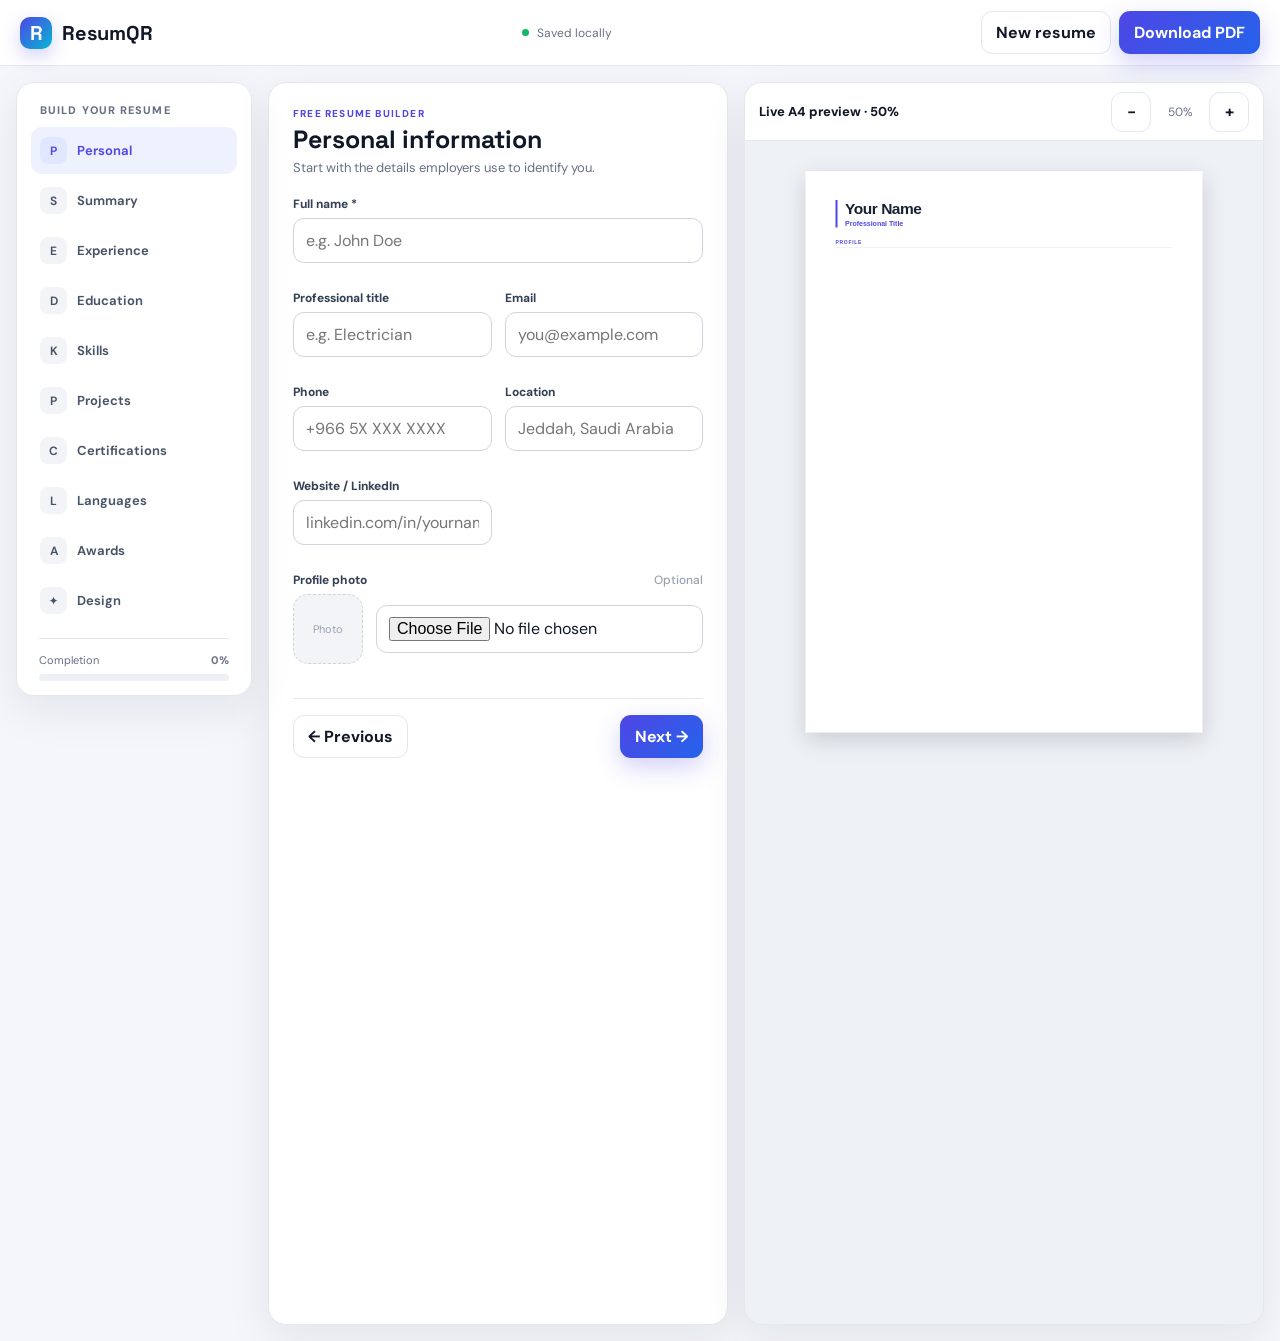
<file: resume-builder-5.html>
<!doctype html>
<html lang="en">
<head>
<meta charset="utf-8">
<meta name="viewport" content="width=device-width,initial-scale=1,viewport-fit=cover">
<title>Free Resume Builder | ResumQR</title>
<meta name="description" content="Create a professional ATS-friendly resume with a live A4 preview. Free, no signup, no watermark.">
<link rel="canonical" href="https://ghtools.github.io/resume-builder.html">
<meta name="robots" content="index,follow">
<meta name="theme-color" content="#4f46e5">
<meta property="og:title" content="Free Resume Builder | ResumQR">
<meta property="og:description" content="Build a professional resume free with live A4 preview and PDF export.">
<link rel="preconnect" href="https://fonts.googleapis.com">
<link rel="preconnect" href="https://fonts.gstatic.com" crossorigin>
<link href="https://fonts.googleapis.com/css2?family=DM+Sans:wght@400;500;600;700&family=Space+Grotesk:wght@500;600;700&family=Source+Serif+4:wght@400;600;700&display=swap" rel="stylesheet">
<style>
:root{--bg:#f4f6fb;--panel:#fff;--panel2:#f8f9fc;--text:#101828;--muted:#667085;--line:#e4e7ec;--brand:#4f46e5;--brand2:#4338ca;--success:#12b76a;--danger:#d92d20;--shadow:0 14px 45px rgba(16,24,40,.08);--r:18px}
*{box-sizing:border-box}html{scroll-behavior:smooth}body{margin:0;background:var(--bg);color:var(--text);font-family:"DM Sans",system-ui,sans-serif}button,input,textarea,select{font:inherit}button{cursor:pointer}a{text-decoration:none;color:inherit}
.topbar{height:66px;background:rgba(255,255,255,.94);backdrop-filter:blur(18px);border-bottom:1px solid var(--line);display:flex;align-items:center;padding:0 20px;position:sticky;top:0;z-index:100}
.brand{display:flex;align-items:center;gap:10px;font-family:"Space Grotesk";font-weight:700;font-size:20px}.brandmark{width:32px;height:32px;border-radius:10px;background:linear-gradient(135deg,#4f46e5,#06b6d4);display:grid;place-items:center;color:#fff;font-weight:800;box-shadow:0 7px 18px rgba(79,70,229,.25)}
.top-center{margin:auto;display:flex;align-items:center;gap:8px;color:var(--muted);font-size:12px}.save-dot{width:7px;height:7px;border-radius:50%;background:var(--success)}.top-actions{display:flex;gap:8px}.btn{border:1px solid var(--line);background:#fff;color:var(--text);border-radius:11px;padding:10px 14px;font-weight:700;display:inline-flex;align-items:center;justify-content:center;gap:8px}.btn:hover{border-color:#c8cdd5;background:#f8fafc}.btn-primary{background:linear-gradient(135deg,#4f46e5,#2563eb);border-color:transparent;color:#fff;box-shadow:0 9px 24px rgba(79,70,229,.25)}.btn-primary:hover{filter:brightness(.98);transform:translateY(-1px)}.btn-icon{width:40px;height:40px;padding:0}.btn-danger{color:var(--danger)}.btn:disabled{opacity:.45;cursor:not-allowed}
.app{max-width:1540px;margin:auto;padding:16px;display:grid;grid-template-columns:236px minmax(390px,500px) minmax(520px,1fr);gap:16px;min-height:calc(100vh - 66px)}
.panel{background:var(--panel);border:1px solid var(--line);border-radius:var(--r);box-shadow:var(--shadow)}
.sidebar{height:max-content;position:sticky;top:82px;padding:14px}.sidebar-label{font-size:11px;text-transform:uppercase;letter-spacing:.1em;font-weight:800;color:var(--muted);padding:6px 9px 10px}.nav-list{display:grid;gap:3px}.nav-item{width:100%;border:0;background:transparent;border-radius:11px;padding:10px 9px;display:flex;align-items:center;gap:10px;color:#475467;text-align:left;font-weight:650;font-size:13px}.nav-item:hover{background:#f7f8fc}.nav-item.active{background:#eef2ff;color:var(--brand)}.nav-icon{width:27px;height:27px;border-radius:8px;background:#f2f4f7;display:grid;place-items:center;font-size:12px}.nav-item.active .nav-icon{background:#e0e7ff}.progress{border-top:1px solid var(--line);margin:14px 8px 0;padding-top:14px}.progress-head{display:flex;justify-content:space-between;font-size:11px;color:var(--muted);margin-bottom:7px}.progress-bar{height:7px;background:#edf0f5;border-radius:99px;overflow:hidden}.progress-fill{height:100%;width:0;background:linear-gradient(90deg,#4f46e5,#06b6d4);transition:width .3s}
.editor{padding:24px;min-width:0}.editor-head{display:flex;justify-content:space-between;gap:12px;margin-bottom:20px}.eyebrow{font-size:10px;text-transform:uppercase;letter-spacing:.12em;color:var(--brand);font-weight:800}.editor h1{font-family:"Space Grotesk";font-size:25px;line-height:1.15;margin:5px 0}.editor-sub{font-size:13px;color:var(--muted);margin:0}.section{display:none}.section.active{display:block;animation:sectionIn .18s ease}@keyframes sectionIn{from{opacity:.5;transform:translateY(4px)}to{opacity:1;transform:none}}
.field-grid{display:grid;grid-template-columns:1fr 1fr;gap:13px}.field-group{margin-bottom:14px}.field-group.full{grid-column:1/-1}.label{display:flex;justify-content:space-between;gap:8px;font-size:12px;font-weight:750;color:#344054;margin-bottom:6px}.label span{font-weight:500;color:#98a2b3}.field,.textarea,.select{width:100%;border:1px solid #d0d5dd;border-radius:11px;padding:11px 12px;background:#fff;color:var(--text);outline:0;transition:.15s}.textarea{resize:vertical;min-height:110px;line-height:1.55}.field:focus,.textarea:focus,.select:focus{border-color:#8b83f7;box-shadow:0 0 0 3px rgba(79,70,229,.1)}.hint{font-size:11px;color:var(--muted);margin-top:5px}.count{text-align:right}.section-card{border:1px solid var(--line);border-radius:14px;padding:14px;margin-bottom:12px;background:#fcfcfd}.card-head{display:flex;align-items:center;justify-content:space-between;gap:8px;margin-bottom:12px}.card-title{font-size:13px;font-weight:800}.card-actions{display:flex;gap:5px}.small-btn{border:1px solid var(--line);background:#fff;border-radius:8px;padding:6px 9px;font-size:11px;font-weight:750}.small-btn:hover{background:#f8fafc}.add{width:100%;border:1px dashed #aeb5ef;background:#f8f8ff;color:var(--brand);padding:11px;border-radius:11px;font-weight:800}.add:hover{background:#f1f2ff}.check{display:flex;align-items:center;gap:8px;font-size:12px;color:#475467}.check input{accent-color:var(--brand)}
.photo-row{display:flex;align-items:center;gap:13px}.avatar{width:70px;height:70px;border-radius:15px;background:#f2f4f7;border:1px dashed #cfd4dc;display:grid;place-items:center;color:#98a2b3;overflow:hidden;flex:none;font-size:11px}.avatar img{width:100%;height:100%;object-fit:cover}
.template-grid{display:grid;grid-template-columns:repeat(2,1fr);gap:10px}
.template-card{border:2px solid var(--line);border-radius:13px;padding:9px;background:#fff;cursor:pointer;transition:.16s}
.template-card:hover{transform:translateY(-1px);border-color:#c8cdf8}
.template-card.active{border-color:var(--brand);box-shadow:0 0 0 3px rgba(79,70,229,.08)}
.template-thumb{height:94px;border-radius:8px;background:#f3f5f8;padding:9px;display:flex;gap:7px;overflow:hidden}
.template-thumb .thumb-main{flex:1;position:relative;padding-top:7px}
.template-thumb b,.template-thumb i,.template-thumb em{display:block;height:4px;border-radius:6px;background:#c8d0dc;margin:7px 0}
.template-thumb b{width:58%;height:7px;background:#667085}
.template-thumb i{width:36%;background:#aeb8c7}
.template-thumb em{width:88%}
.template-thumb em:last-child{width:68%}
.t-modern .thumb-main:before{content:"";display:block;height:3px;background:#5b5cf0;position:absolute;left:0;right:0;top:0;border-radius:8px}
.t-executive .thumb-side,.t-corporate .thumb-side{width:27%;background:#182235;border-radius:5px}
.t-executive .thumb-main,.t-corporate .thumb-main{padding-top:2px}
.t-ats{background:#fff;border:1px solid #e4e7ec}
.t-ats .thumb-main:before{content:"";display:block;width:70%;height:6px;background:#111827;border-radius:2px;margin-bottom:10px}
.t-elegant .thumb-main{text-align:center}.t-elegant b{margin-left:22%;width:56%;background:#374151}.t-elegant i{margin-left:30%;width:40%;height:2px}
.t-creative{background:linear-gradient(135deg,#eef2ff,#ecfeff)}.t-creative .thumb-main:before{content:"";display:block;width:18%;height:65px;position:absolute;left:0;top:0;background:#5b5cf0;border-radius:5px}.t-creative b,.t-creative i,.t-creative em{margin-left:24%}
.t-minimal .thumb-main{padding:13px}.t-minimal b{width:42%;height:5px;background:#111827}.t-minimal i{width:24%;height:2px}.t-minimal em{height:3px;background:#d5dbe4}
.t-compact b,.t-compact i,.t-compact em{height:3px;margin:4px 0}.t-compact b{height:6px}
.t-bold{background:#111827}.t-bold b{background:#fff}.t-bold i{background:#8b95a5}.t-bold em{background:#5f6b7d}
.t-editorial .thumb-main{font-family:Georgia,serif}.t-editorial b{height:8px;background:#222}.t-editorial i{height:1px;background:#222;width:100%}
.template-name{font-size:12px;font-weight:800;margin-top:8px}.template-desc{font-size:10px;color:#98a2b3;margin-top:1px}
.colors{display:flex;flex-wrap:wrap;gap:10px}.color-dot{width:30px;height:30px;border-radius:50%;border:3px solid #fff;box-shadow:0 0 0 1px #d0d5dd}.color-dot.active{box-shadow:0 0 0 2px var(--brand)}
.date-grid{display:grid;grid-template-columns:1fr 1fr;gap:10px;grid-column:1/-1}
.date-field{position:relative}.date-field .label{margin-bottom:6px}
.date-field input[type="month"]{padding-right:8px}
.lang-level{appearance:auto}
.paper-executive .paper-head,.paper-corporate .paper-head{padding-right:110px}
.paper-executive .side .photo,.paper-corporate .side .photo{position:static;display:block;margin:0 0 14px}
.paper-executive .side .paper-head,.paper-corporate .side .paper-head{padding-right:0}
.paper-executive .side .contact,.paper-corporate .side .contact{word-break:break-word}
.paper-ats{font-family:Arial,sans-serif;padding:54px 62px}
.paper-ats .paper-head{border-bottom:1px solid #d0d5dd;padding-bottom:14px}
.paper-ats .resume-section h3{color:#172033;border-bottom:2px solid #172033;letter-spacing:.08em}
.paper-elegant{font-family:"Source Serif 4",Georgia,serif;padding:58px 68px}
.paper-elegant .paper-head{text-align:center;border-bottom:1px solid #c9b98f;padding-bottom:18px}
.paper-elegant .paper-head h2{font-size:34px}
.paper-elegant .headline{color:#8a6d2f}
.paper-elegant .resume-section h3{color:#8a6d2f;border-bottom:0;text-align:center}
.paper-corporate{padding:0}
.paper-corporate .side{width:190px;background:#162033;color:#fff;padding:55px 22px}
.paper-corporate .main{margin-left:220px;padding:55px 55px 55px 10px}
.paper-corporate .side h2{font-size:23px}.paper-corporate .side .headline{color:#93c5fd}.paper-corporate .side .contact{color:#d0d5dd}
.paper-corporate .side h3{color:#93c5fd;border:0}
.paper-creative{padding:52px 62px}
.paper-creative:before{content:"";position:absolute;left:0;top:0;right:0;height:9px;background:linear-gradient(90deg,var(--accent),#06b6d4)}
.paper-creative .paper-head{border-left:7px solid var(--accent);padding-left:17px}
.paper-creative .resume-section h3{border-bottom:0;background:color-mix(in srgb,var(--accent) 8%,white);padding:7px 9px;border-radius:6px}
.paper-minimal{padding:64px 70px}
.paper-minimal .paper-head{border-bottom:1px solid #eceff3;padding-bottom:18px}
.paper-minimal .resume-section h3{border:0;color:#98a2b3;padding:0}
.paper-compact{padding:42px 52px}.paper-compact .resume-section{margin-top:16px}.paper-compact .resume-entry{margin-bottom:8px}.paper-compact .entry-desc{margin-top:3px;line-height:1.4}.paper-compact .resume-section h3{margin-bottom:7px}
.paper-bold{padding:0}
.paper-bold .paper-head{background:#172033;color:#fff;padding:48px 58px 35px}
.paper-bold .paper-head .headline{color:#a5b4fc}.paper-bold .contact{color:#cbd5e1}.paper-bold .photo{top:45px}
.paper-bold .resume-section{margin-left:58px;margin-right:58px}.paper-bold .resume-section h3{border-bottom:2px solid var(--accent)}
.paper-editorial{font-family:"Source Serif 4",Georgia,serif;padding:56px 66px}
.paper-editorial .paper-head{display:grid;grid-template-columns:1fr auto;align-items:end;border-bottom:2px solid #172033;padding-bottom:18px}
.paper-editorial .paper-head .contact{grid-column:1/-1}.paper-editorial .resume-section h3{font-family:Arial,sans-serif;color:#172033;border-bottom:1px solid #172033}
.paper-editorial .entry-top{font-size:12px}.paper-editorial .entry-desc,.paper-editorial .summary{font-size:10.5px}
.paper-sidebar .side .photo{position:static;display:block;margin:0 0 14px}
@media(max-width:760px){.date-grid{grid-template-columns:1fr}.template-grid{grid-template-columns:1fr 1fr}}
.nav-buttons{display:flex;justify-content:space-between;gap:10px;margin-top:20px;padding-top:16px;border-top:1px solid var(--line)}
.preview{display:flex;flex-direction:column;min-width:0;overflow:hidden;background:#eef1f6}.preview-toolbar{height:58px;background:#fff;border-bottom:1px solid var(--line);display:flex;align-items:center;justify-content:space-between;padding:0 14px;gap:10px}.preview-label{font-weight:800;font-size:13px}.toolbar{display:flex;align-items:center;gap:6px}.zoom-value{font-size:12px;color:var(--muted);min-width:46px;text-align:center}.preview-scroll{flex:1;overflow:auto;padding:30px;display:flex;justify-content:center;align-items:flex-start}.paper-wrap{transform-origin:top center}.paper{width:794px;min-height:1123px;background:#fff;color:#172033;box-shadow:0 14px 44px rgba(16,24,40,.16);padding:58px 60px;position:relative;font-family:Arial,sans-serif}.paper h2{margin:0;font-size:31px;line-height:1.08;letter-spacing:-.03em}.paper .headline{font-size:14px;color:var(--accent);font-weight:700;margin-top:6px}.contact{font-size:10.5px;color:#667085;margin-top:9px;line-height:1.6}.resume-section{margin-top:23px}.resume-section h3{font-size:10px;text-transform:uppercase;letter-spacing:.14em;color:var(--accent);border-bottom:1px solid #dfe3e8;padding-bottom:6px;margin:0 0 11px;font-weight:800}.summary{font-size:10.5px;line-height:1.62;color:#475467;white-space:pre-line}.resume-entry{margin-bottom:13px}.entry-top{display:flex;justify-content:space-between;gap:16px;font-size:11px;font-weight:800}.entry-date{font-weight:600;color:#667085;white-space:nowrap}.entry-sub{font-size:10px;color:#667085;margin-top:2px}.entry-desc{font-size:10px;color:#475467;line-height:1.55;margin:5px 0 0;white-space:pre-line}.skills{display:flex;flex-wrap:wrap;gap:5px}.skill{font-size:9px;padding:4px 7px;border-radius:5px;background:#f2f4f7;color:#344054}.photo{width:74px;height:74px;border-radius:50%;object-fit:cover;position:absolute;right:60px;top:57px;border:3px solid #fff}.paper-modern .paper-head{border-left:4px solid var(--accent);padding-left:15px}.paper-classic{font-family:Georgia,serif}.paper-classic .paper-head{text-align:center;border-bottom:2px solid #222;padding-bottom:18px}.paper-classic .headline,.paper-classic .resume-section h3{color:#222}.paper-minimal{padding:64px 70px}.paper-minimal .resume-section h3{border:0;color:#98a2b3;padding:0}.paper-sidebar{padding:0}.paper-sidebar .side{width:215px;background:#172033;color:#fff;position:absolute;left:0;top:0;bottom:0;padding:58px 25px}.paper-sidebar .side h2{font-size:25px}.paper-sidebar .side .headline,.paper-sidebar .side .contact{color:#d0d5dd}.paper-sidebar .side h3{color:#a5b4fc;border:0}.paper-sidebar .main{margin-left:245px;padding:58px 45px 58px 20px}.paper-sidebar .main h3{color:var(--accent)}
.mobile-tabs{display:none}.toast{position:fixed;right:20px;bottom:20px;background:#101828;color:#fff;padding:12px 15px;border-radius:11px;box-shadow:var(--shadow);font-size:13px;z-index:300}.modal-backdrop{position:fixed;inset:0;background:rgba(16,24,40,.45);display:none;align-items:center;justify-content:center;z-index:250;padding:18px}.modal-backdrop.open{display:flex}.modal{background:#fff;border-radius:18px;width:min(520px,100%);padding:22px;box-shadow:0 25px 80px rgba(0,0,0,.2)}.modal h2{font-family:"Space Grotesk";margin:0 0 8px}.modal p{color:var(--muted);font-size:13px;line-height:1.6}.modal-actions{display:flex;justify-content:flex-end;gap:8px;margin-top:18px}
@media(max-width:1120px){.app{grid-template-columns:210px minmax(330px,1fr)}.preview{grid-column:1/-1;min-height:720px}.sidebar{position:static}}
@media(max-width:760px){.topbar{height:58px;padding:0 12px}.top-center{display:none}.top-actions .secondary{display:none}.app{display:block;padding:0}.sidebar,.editor,.preview{border-radius:0;border-left:0;border-right:0;box-shadow:none}.sidebar{position:sticky;top:58px;z-index:90;padding:7px;border-bottom:1px solid var(--line)}.sidebar-label,.progress{display:none}.nav-list{display:flex;overflow:auto;gap:4px}.nav-item{white-space:nowrap;padding:8px 9px;font-size:11px;width:auto}.nav-icon{display:none}.editor{padding:17px}.editor h1{font-size:21px}.field-grid{grid-template-columns:1fr}.field-group.full{grid-column:auto}.preview{margin-top:10px;display:flex;min-height:620px}.preview-toolbar{position:sticky;top:0;z-index:10}.preview-scroll{padding:18px 8px;min-height:650px}.paper{width:794px;min-height:1123px}.preview .paper-wrap{transform:scale(.5);margin-bottom:-560px}.mobile-tabs{display:flex;position:sticky;bottom:0;z-index:110;background:#fff;border-top:1px solid var(--line)}.mobile-tabs button{flex:1;border:0;background:#fff;padding:13px;font-weight:800;color:var(--muted)}.mobile-tabs button.active{color:var(--brand)}.mobile-hidden{display:none!important}.template-grid{grid-template-columns:1fr 1fr}}
@media print{ @page{size:A4;margin:0} html,body{background:#fff!important} body.printing>*{display:none!important} body.printing #printRoot{display:block!important} #printRoot .paper{width:210mm!important;min-height:297mm!important;height:auto!important;box-shadow:none!important;margin:0!important;padding:15mm!important;transform:none!important} #printRoot{background:#fff!important} }
</style>
</head>
<body>
<header class="topbar">
<a class="brand" href="index.html"><span class="brandmark">R</span>ResumQR</a>
<div class="top-center"><span class="save-dot"></span><span id="saveText">Saved locally</span></div>
<div class="top-actions"><button class="btn secondary" id="newResume">New resume</button><button class="btn btn-primary" id="savePdf">Download PDF</button></div>
</header>

<main class="app">
<aside class="panel sidebar">
<div class="sidebar-label">Build your resume</div>
<nav class="nav-list" id="sectionNav"></nav>
<div class="progress"><div class="progress-head"><span>Completion</span><strong id="progressText">0%</strong></div><div class="progress-bar"><div class="progress-fill" id="progressFill"></div></div></div>
</aside>

<section class="panel editor" id="editor">
<div class="editor-head"><div><div class="eyebrow">Free Resume Builder</div><h1 id="editorTitle">Personal information</h1><p class="editor-sub" id="editorSub">Start with the details employers use to identify you.</p></div></div>

<div class="section active" data-section="personal">
<div class="field-grid">
<div class="field-group full"><label class="label">Full name *</label><input class="field" id="name" placeholder="e.g. John Doe"></div>
<div class="field-group"><label class="label">Professional title</label><input class="field" id="headline" placeholder="e.g. Electrician"></div>
<div class="field-group"><label class="label">Email</label><input class="field" id="email" type="email" placeholder="you@example.com"></div>
<div class="field-group"><label class="label">Phone</label><input class="field" id="phone" placeholder="+966 5X XXX XXXX"></div>
<div class="field-group"><label class="label">Location</label><input class="field" id="location" placeholder="Jeddah, Saudi Arabia"></div>
<div class="field-group"><label class="label">Website / LinkedIn</label><input class="field" id="website" placeholder="linkedin.com/in/yourname"></div>
<div class="field-group full"><label class="label">Profile photo <span>Optional</span></label><div class="photo-row"><div class="avatar" id="avatar">Photo</div><input class="field" id="photo" type="file" accept="image/png,image/jpeg,image/webp"></div></div>
</div>
</div>

<div class="section" data-section="summary">
<div class="field-group"><label class="label">Professional summary</label><textarea class="textarea" id="summary" maxlength="800" placeholder="Write 2–4 concise sentences about your experience, strengths and career direction."></textarea><div class="hint count"><span id="summaryCount">0</span>/800</div></div>
</div>

<div class="section" data-section="experience">
<div id="experienceList"></div><button class="add" id="addExperience">+ Add work experience</button>
</div>

<div class="section" data-section="education">
<div id="educationList"></div><button class="add" id="addEducation">+ Add education</button>
</div>

<div class="section" data-section="skills">
<div class="field-group"><label class="label">Skills</label><textarea class="textarea" id="skills" placeholder="Customer service, Microsoft Office, Driving, Plumbing, Sales"></textarea><div class="hint">Separate skills with commas.</div></div>
</div>

<div class="section" data-section="projects">
<div id="projectsList"></div><button class="add" id="addProject">+ Add project</button>
</div>

<div class="section" data-section="certifications">
<div id="certificationsList"></div><button class="add" id="addCertification">+ Add certification</button>
</div>

<div class="section" data-section="languages">
<p class="hint" style="margin-bottom:12px">Use a standard proficiency level such as Native, Bilingual, Fluent, Advanced or Professional working proficiency.</p><div id="languagesList"></div><button class="add" id="addLanguage">+ Add language</button>
</div>

<div class="section" data-section="awards">
<div id="awardsList"></div><button class="add" id="addAward">+ Add award</button>
</div>

<div class="section" data-section="design">
<div class="field-group">
<label class="label">Resume template <span>10 professional layouts</span></label>
<div class="template-grid" id="templates">
<div class="template-card active" data-template="modern"><div class="template-thumb t-modern"><div class="thumb-main"><b></b><i></i><em></em><em></em></div></div><div class="template-name">Modern</div><div class="template-desc">Clean & polished</div></div>
<div class="template-card" data-template="executive"><div class="template-thumb t-executive"><div class="thumb-side"></div><div class="thumb-main"><b></b><i></i><em></em></div></div><div class="template-name">Executive</div><div class="template-desc">Leadership style</div></div>
<div class="template-card" data-template="ats"><div class="template-thumb t-ats"><div class="thumb-main"><b></b><i></i><em></em><em></em></div></div><div class="template-name">ATS Clean</div><div class="template-desc">Recruiter friendly</div></div>
<div class="template-card" data-template="elegant"><div class="template-thumb t-elegant"><div class="thumb-main"><b></b><i></i><em></em></div></div><div class="template-name">Elegant</div><div class="template-desc">Refined & classic</div></div>
<div class="template-card" data-template="corporate"><div class="template-thumb t-corporate"><div class="thumb-side"></div><div class="thumb-main"><b></b><i></i><em></em></div></div><div class="template-name">Corporate</div><div class="template-desc">Professional & strong</div></div>
<div class="template-card" data-template="creative"><div class="template-thumb t-creative"><div class="thumb-main"><b></b><i></i><em></em><em></em></div></div><div class="template-name">Creative</div><div class="template-desc">Eye-catching</div></div>
<div class="template-card" data-template="minimal"><div class="template-thumb t-minimal"><div class="thumb-main"><b></b><i></i><em></em><em></em></div></div><div class="template-name">Minimal</div><div class="template-desc">Simple & airy</div></div>
<div class="template-card" data-template="compact"><div class="template-thumb t-compact"><div class="thumb-main"><b></b><i></i><em></em><em></em><em></em></div></div><div class="template-name">Compact</div><div class="template-desc">More content</div></div>
<div class="template-card" data-template="bold"><div class="template-thumb t-bold"><div class="thumb-main"><b></b><i></i><em></em></div></div><div class="template-name">Bold</div><div class="template-desc">Modern impact</div></div>
<div class="template-card" data-template="editorial"><div class="template-thumb t-editorial"><div class="thumb-main"><b></b><i></i><em></em></div></div><div class="template-name">Editorial</div><div class="template-desc">Premium typography</div></div>
</div>
</div>
<div class="field-group"><label class="label">Accent color <span>Works with every template</span></label><div class="colors" id="colors"></div></div>
<div class="field-grid">
<div class="field-group"><label class="label">Resume font</label><select class="select" id="font"><option value="Arial,sans-serif">Arial</option><option value="Inter,Arial,sans-serif">Inter</option><option value="Georgia,serif">Georgia</option></select></div>
<div class="field-group"><label class="label">Page size</label><select class="select" id="pageSize"><option value="A4">A4</option><option value="Letter">Letter</option></select></div>
</div>
</div>

<div class="nav-buttons"><button class="btn" id="prev">← Previous</button><button class="btn btn-primary" id="next">Next →</button></div>
</section>

<section class="panel preview" id="previewPanel">
<div class="preview-toolbar"><span class="preview-label">Live A4 preview · 50%</span><div class="toolbar"><button class="btn btn-icon" id="zoomOut">−</button><span class="zoom-value" id="zoom">50%</span><button class="btn btn-icon" id="zoomIn">+</button></div></div>
<div class="preview-scroll" id="previewScroll"><div class="paper-wrap" id="paperWrap"></div></div>
</section>
</main>

<div class="mobile-tabs"><button class="active" id="editTab">Edit resume</button><button id="previewTab">Preview</button></div>
<div id="printRoot" style="display:none"></div>
<div id="toastRoot"></div>

<script>
(()=>{"use strict";
const KEY="resumqr-resume-v3";
const sections=[
["personal","Personal","P","Your contact details and profile photo."],
["summary","Summary","S","A concise introduction for employers."],
["experience","Experience","E","Show your work history and achievements."],
["education","Education","D","Add qualifications, schools and dates."],
["skills","Skills","K","List your strongest job-relevant skills."],
["projects","Projects","P","Highlight useful projects and practical work."],
["certifications","Certifications","C","Add licenses, certificates and training."],
["languages","Languages","L","Show languages and proficiency."],
["awards","Awards","A","Add awards, honors or recognition."],
["design","Design","✦","Choose your visual style and color."]
];
const subtitles=Object.fromEntries(sections.map(x=>[x[0],x[3]]));
let current=0,zoom=.5,photoData="";
let data={name:"",headline:"",email:"",phone:"",location:"",website:"",summary:"",skills:"",experience:[],education:[],projects:[],certifications:[],languages:[],awards:[],template:"modern",accent:"#4F46E5",font:"Arial,sans-serif",pageSize:"A4"};
const $=id=>document.getElementById(id);
const esc=s=>String(s??"").replace(/[&<>"']/g,m=>({"&":"&amp;","<":"&lt;",">":"&gt;",'"':"&quot;","'":"&#39;"}[m]));
const txt=(s)=>String(s??"").trim();
function toast(msg){const t=document.createElement("div");t.className="toast";t.textContent=msg;$("toastRoot").appendChild(t);setTimeout(()=>t.remove(),2400)}
function save(){try{localStorage.setItem(KEY,JSON.stringify({...data,photo:photoData}));$("saveText").textContent="Saved locally";}catch(e){}}
function load(){try{const x=JSON.parse(localStorage.getItem(KEY));if(x){data={...data,...x};photoData=x.photo||""}}catch(e){}}
function nav(){const root=$("sectionNav");root.textContent="";sections.forEach((s,i)=>{const b=document.createElement("button");b.className="nav-item"+(i===current?" active":"");b.type="button";const icon=document.createElement("span");icon.className="nav-icon";icon.textContent=s[2];const label=document.createElement("span");label.textContent=s[1];b.append(icon,label);b.onclick=()=>go(i);root.appendChild(b)})}
function go(i){current=Math.max(0,Math.min(sections.length-1,i));document.querySelectorAll(".section").forEach((s,n)=>s.classList.toggle("active",n===current));$("editorTitle").textContent=sections[current][1];$("editorSub").textContent=subtitles[sections[current][0]];$("prev").disabled=current===0;$("next").textContent=current===sections.length-1?"Done ✓":"Next →";nav();window.scrollTo({top:0,behavior:"smooth"})}
function bindBasic(){["name","headline","email","phone","location","website","summary","skills"].forEach(id=>$(id).addEventListener("input",()=>{data[id]=$(id).value;if(id==="summary")$("summaryCount").textContent=data.summary.length;render();save();progress()}));$("font").addEventListener("change",()=>{data.font=$("font").value;render();save()});$("pageSize").addEventListener("change",()=>{data.pageSize=$("pageSize").value;render();save()})}
function fillBasic(){["name","headline","email","phone","location","website","summary","skills"].forEach(id=>$(id).value=data[id]||"");$("font").value=data.font;$("pageSize").value=data.pageSize;$("summaryCount").textContent=data.summary.length;$("avatar").textContent="Photo";if(photoData){const img=document.createElement("img");img.src=photoData;img.alt="";$("avatar").textContent="";$("avatar").appendChild(img)}renderColors();document.querySelectorAll(".template-card").forEach(c=>c.classList.toggle("active",c.dataset.template===data.template));renderLists()}
function renderColors(){const colors=["#4F46E5","#2563EB","#0891B2","#0F766E","#B42318","#7A5AF8","#344054","#111827"];const r=$("colors");r.textContent="";colors.forEach(c=>{const b=document.createElement("button");b.type="button";b.className="color-dot"+(c===data.accent?" active":"");b.style.background=c;b.setAttribute("aria-label","Use "+c);b.onclick=()=>{data.accent=c;renderColors();render();save()};r.appendChild(b)})}
function field(label,value,key){const wrap=document.createElement("div");wrap.className="field-group";const l=document.createElement("label");l.className="label";l.textContent=label;const input=document.createElement("input");input.className="field";input.value=value||"";input.dataset.key=key;wrap.append(l,input);return wrap}
function area(label,value,key){const wrap=document.createElement("div");wrap.className="field-group full";const l=document.createElement("label");l.className="label";l.textContent=label;const input=document.createElement("textarea");input.className="textarea";input.value=value||"";input.dataset.key=key;wrap.append(l,input);return wrap}
function monthField(label,value,key){
const wrap=document.createElement("div");wrap.className="date-field";
const l=document.createElement("label");l.className="label";l.textContent=label;
const input=document.createElement("input");input.className="field";input.type="month";input.value=value||"";input.dataset.key=key;
wrap.append(l,input);return wrap
}
function card(rootId,type,title,fields,extra){const root=$(rootId);root.textContent="";data[type].forEach((item,i)=>{const c=document.createElement("div");c.className="section-card";const head=document.createElement("div");head.className="card-head";const h=document.createElement("span");h.className="card-title";h.textContent=title+" "+(i+1);const acts=document.createElement("div");acts.className="card-actions";const up=mini("↑","Move up"),down=mini("↓","Move down"),del=mini("Delete","Delete");del.classList.add("btn-danger");acts.append(up,down,del);head.append(h,acts);const grid=document.createElement("div");grid.className="field-grid";fields.forEach(f=>grid.append(f.kind==="area"?area(f.label,item[f.key],f.key):field(f.label,item[f.key],f.key)));c.append(head,grid);if(extra){const ex=extra(item);if(ex)c.append(ex)}c.querySelectorAll("input[data-key],textarea[data-key],select[data-key]").forEach(el=>el.addEventListener("input",()=>{item[el.dataset.key]=el.value;render();save();progress()}));del.onclick=()=>{data[type].splice(i,1);renderLists();render();save();progress()};up.onclick=()=>{if(i>0){[data[type][i-1],data[type][i]]=[data[type][i],data[type][i-1]];renderLists();render();save()}};down.onclick=()=>{if(i<data[type].length-1){[data[type][i+1],data[type][i]]=[data[type][i],data[type][i+1]];renderLists();render();save()}};root.appendChild(c)})}
function mini(label,title){const b=document.createElement("button");b.type="button";b.className="small-btn";b.textContent=label;b.title=title;return b}
function renderLists(){
card("experienceList","experience","Experience",[
{label:"Job title",key:"title"},{label:"Company",key:"company"},{label:"Location",key:"location"},{label:"Description / achievements",key:"description",kind:"area"}],
item=>{
const w=document.createElement("div");w.className="date-grid";
w.append(monthField("Start date",item.startDate,"startDate"),monthField("End date",item.endDate,"endDate"));
const check=document.createElement("label");check.className="check";const c=document.createElement("input");c.type="checkbox";c.checked=!!item.current;c.onchange=()=>{item.current=c.checked;if(c.checked)item.endDate="";renderLists();render();save()};check.append(c,document.createTextNode("I currently work here"));w.append(check);return w
});
card("educationList","education","Education",[
{label:"Degree / qualification",key:"degree"},{label:"School / institution",key:"school"},{label:"Location",key:"location"}
],
item=>{const w=document.createElement("div");w.className="date-grid";w.append(monthField("Start date",item.startDate,"startDate"),monthField("End date",item.endDate,"endDate"));return w});

card("projectsList","projects","Project",[{label:"Project name",key:"title"},{label:"Link",key:"link"},{label:"Description",key:"description",kind:"area"}]);
card("certificationsList","certifications","Certification",[{label:"Certificate / license",key:"title"},{label:"Issuer",key:"issuer"},{label:"Year",key:"year"}]);
card("languagesList","languages","Language",[{label:"Language",key:"name"}],
item=>{
const wrap=document.createElement("div");wrap.className="field-group";
const l=document.createElement("label");l.className="label";l.textContent="Proficiency";
const s=document.createElement("select");s.className="select lang-level";s.dataset.key="level";
[
["Native","Native"],
["Bilingual","Bilingual"],
["Fluent","Fluent"],
["Advanced","Advanced"],
["Professional working proficiency","Professional working proficiency"],
["Intermediate","Intermediate"],
["Elementary","Elementary"],
["Beginner","Beginner"]
].forEach(([v,t])=>{const o=document.createElement("option");o.value=v;o.textContent=t;s.appendChild(o)});
s.value=item.level||"Professional working proficiency";
wrap.append(l,s);
return wrap
});
card("awardsList","awards","Award",[{label:"Award / recognition",key:"title"},{label:"Issuer",key:"issuer"},{label:"Year",key:"year"}]);
}
function add(type,obj){data[type].push(obj);renderLists();render();save();progress()}
function formatRange(x){
  if(!x) return "";
  const formatMonth = v => {
    if(!v) return "";
    const m = String(v).match(/^(\d{4})-(\d{2})$/);
    if(!m) return String(v);
    const months=["January","February","March","April","May","June","July","August","September","October","November","December"];
    return (months[Number(m[2])-1] || m[2]) + " " + m[1];
  };
  const start=formatMonth(x.startDate);
  const end=x.current ? "Present" : formatMonth(x.endDate);
  if(start && end) return start + " – " + end;
  return start || end || "";
}
function escLine(s){return esc(s).replace(/\n/g,"<br>")}
function section(title,html){return html?'<section class="resume-section"><h3>'+title+"</h3>"+html+"</section>":""}
function entry(x,sub){return '<div class="resume-entry"><div class="entry-top"><span>'+esc(x.title||"")+'</span><span class="entry-date">'+esc(formatRange(x)||x.dates||"")+'</span></div><div class="entry-sub">'+esc(sub||"")+'</div><p class="entry-desc">'+escLine(x.description||"")+"</p></div>"}
function render(){
const exp=data.experience.map(x=>entry(x,(x.company||"")+(x.location?" · "+x.location:""))).join("");
const edu=data.education.map(x=>'<div class="resume-entry"><div class="entry-top"><span>'+esc(x.degree||"")+'</span><span class="entry-date">'+esc(formatRange(x)||x.dates||"")+'</span></div><div class="entry-sub">'+esc((x.school||"")+(x.location?" · "+x.location:""))+"</div></div>").join("");
const proj=data.projects.map(x=>'<div class="resume-entry"><div class="entry-top"><span>'+esc(x.title)+'</span><span class="entry-date">'+esc(x.link)+'</span></div><p class="entry-desc">'+escLine(x.description)+'</p></div>').join("");
const cert=data.certifications.map(x=>'<div class="resume-entry"><div class="entry-top"><span>'+esc(x.title)+'</span><span class="entry-date">'+esc(x.year)+'</span></div><div class="entry-sub">'+esc(x.issuer)+'</div></div>').join("");
const lang=data.languages.map(x=>'<div class="resume-entry"><div class="entry-top"><span>'+esc(x.name)+'</span><span class="entry-date">'+esc(x.level)+'</span></div></div>').join("");
const awards=data.awards.map(x=>'<div class="resume-entry"><div class="entry-top"><span>'+esc(x.title)+'</span><span class="entry-date">'+esc(x.year)+'</span></div><div class="entry-sub">'+esc(x.issuer)+'</div></div>').join("");
const skills=data.skills.split(",").map(x=>x.trim()).filter(Boolean).map(x=>'<span class="skill">'+esc(x)+"</span>").join("");
let head='<div class="paper-head">'+(photoData?'<img class="photo" src="'+photoData+'" alt="">':"")+'<h2>'+esc(data.name||"Your Name")+'</h2><div class="headline">'+esc(data.headline||"Professional Title")+'</div><div class="contact">'+[data.email,data.phone,data.location,data.website].filter(Boolean).map(esc).join(" · ")+"</div></div>";
let content=section("Profile",'<div class="summary">'+escLine(data.summary||"")+'</div>')+section("Experience",exp)+section("Education",edu)+section("Skills",skills?'<div class="skills">'+skills+"</div>":"")+section("Projects",proj)+section("Certifications",cert)+section("Languages",lang)+section("Awards",awards);
let paper='<div class="paper paper-'+data.template+'" style="--accent:'+data.accent+'">'+(data.template==="sidebar"?'<div class="side">'+head+'</div><div class="main">'+content+"</div>":head+content)+"</div>";
$("paperWrap").innerHTML=paper;$("paperWrap").style.transform="scale("+zoom+")";$("zoom").textContent=Math.round(zoom*100)+"%";
}
function progress(){const checks=[data.name,data.headline,data.email,data.phone,data.location,data.summary,data.experience.length,data.education.length,data.skills,data.projects.length+data.certifications.length+data.languages.length+data.awards.length];const score=Math.round(checks.filter(Boolean).length/checks.length*100);$("progressFill").style.width=score+"%";$("progressText").textContent=score+"%"}
document.querySelectorAll(".template-card").forEach(c=>c.onclick=()=>{data.template=c.dataset.template;document.querySelectorAll(".template-card").forEach(x=>x.classList.toggle("active",x===c));render();save()});
$("addExperience").onclick=()=>add("experience",{title:"",company:"",location:"",startDate:"",endDate:"",description:"",current:false});
$("addEducation").onclick=()=>add("education",{degree:"",school:"",location:"",startDate:"",endDate:""});
$("addProject").onclick=()=>add("projects",{title:"",link:"",description:""});
$("addCertification").onclick=()=>add("certifications",{title:"",issuer:"",year:""});
$("addLanguage").onclick=()=>add("languages",{name:"",level:"Professional working proficiency"});
$("addAward").onclick=()=>add("awards",{title:"",issuer:"",year:""});
$("prev").onclick=()=>go(current-1);$("next").onclick=()=>current===sections.length-1?toast("Your resume is ready to download."):go(current+1);
$("zoomIn").onclick=()=>{zoom=Math.min(1,.05+zoom);render()};$("zoomOut").onclick=()=>{zoom=Math.max(.45,zoom-.05);render()};
$("newResume").onclick=()=>{if(confirm("Start a new resume? Your saved draft will be cleared.")){localStorage.removeItem(KEY);location.reload()}};
$("photo").onchange=e=>{const f=e.target.files[0];if(!f)return;if(!f.type.startsWith("image/")||f.size>4*1024*1024){toast("Please choose an image under 4 MB.");return}const r=new FileReader();r.onload=()=>{photoData=r.result;fillBasic();render();save()};r.readAsDataURL(f)};
$("editTab").onclick=()=>{$("editor").classList.remove("mobile-hidden");$("previewPanel").classList.add("mobile-hidden");$("editTab").classList.add("active");$("previewTab").classList.remove("active")};
$("previewTab").onclick=()=>{$("editor").classList.add("mobile-hidden");$("previewPanel").classList.remove("mobile-hidden");$("previewTab").classList.add("active");$("editTab").classList.remove("active")};

function loadPdfEngine(){
if(window.jspdf?.jsPDF)return Promise.resolve(window.jspdf.jsPDF);
return new Promise((resolve,reject)=>{const s=document.createElement("script");s.src="https://cdnjs.cloudflare.com/ajax/libs/jspdf/2.5.2/jspdf.umd.min.js";s.onload=()=>window.jspdf?.jsPDF?resolve(window.jspdf.jsPDF):reject();s.onerror=reject;document.head.appendChild(s)})
}
function pdfText(doc,text,x,y,maxWidth,size,bold=false,color=[23,32,51]){
doc.setFont("helvetica",bold?"bold":"normal");doc.setFontSize(size);doc.setTextColor(...color);const lines=doc.splitTextToSize(String(text||""),maxWidth);doc.text(lines,x,y);return y+lines.length*(size*.36)}
async function downloadPDF(){
const btn=$("savePdf");const old=btn.innerHTML;btn.disabled=true;btn.textContent="Preparing PDF…";render();
try{
const JsPDF=await loadPdfEngine();const pageW=data.pageSize==="Letter"?215.9:210,pageH=data.pageSize==="Letter"?279.4:297;
const doc=new JsPDF({unit:"mm",format:data.pageSize==="Letter"?"letter":"a4",orientation:"portrait"});
const m=data.template==="compact"?12:15,contentW=pageW-m*2,accent=data.accent;
let y=18;
const addPageIfNeeded=(needed=12)=>{if(y+needed>pageH-14){doc.addPage();y=18;return true}return false};
const sideTemplate=["sidebar","corporate"].includes(data.template);
if(sideTemplate){doc.setFillColor(...(data.template==="corporate"?[15,23,42]:[23,32,51]));doc.rect(0,0,data.template==="corporate"?54:58,pageH,"F");}
if(data.template==="creative"){doc.setFillColor(...hexRgb(accent));doc.rect(0,0,pageW,5,"F");}
if(data.template==="bold"){doc.setFillColor(23,32,51);doc.rect(0,0,pageW,48,"F");}
const left=sideTemplate?(data.template==="corporate"?62:66):m;
const width=sideTemplate?pageW-left-m:contentW;
if(photoData){
try{
const px=sideTemplate?(data.template==="corporate"?15:17):pageW-m-24;
const py=sideTemplate?16:(data.template==="bold"?11:14);
doc.addImage(photoData,"JPEG",px,py,24,24);
}catch(e){}
}
const serif=["elegant","editorial"].includes(data.template);
doc.setTextColor(...(data.template==="bold"?[255,255,255]:[16,24,40]));
doc.setFont(serif?"times":"helvetica","bold");doc.setFontSize(data.template==="compact"?21:24);doc.text(data.name||"Your Name",left,y);
y+=8;doc.setFontSize(11);doc.setTextColor(...hexRgb(data.template==="bold"?"#A5B4FC":accent));doc.setFont(serif?"times":"helvetica","bold");doc.text(data.headline||"Professional Title",left,y);y+=6;
const contact=[data.email,data.phone,data.location,data.website].filter(Boolean).join("  •  ");y=pdfText(doc,contact,left,y,width,8,false,data.template==="bold"?[203,213,225]:[102,112,133]);y+=4;
const drawSection=(title,body,opts={})=>{
if(!body)return;y+=5;addPageIfNeeded(20);doc.setFont(["elegant","editorial"].includes(data.template)?"times":"helvetica","bold");doc.setFontSize(9);doc.setTextColor(...hexRgb(data.template==="ats"?"#172033":accent));doc.text(title.toUpperCase(),left,y);doc.setDrawColor(...hexRgb(accent));doc.setLineWidth(.35);doc.line(left,y+2,left+width,y+2);y+=8;
body();
};
drawSection("Profile",()=>{y=pdfText(doc,data.summary,left,y,width,9,false,[71,84,103])});
drawSection("Experience",()=>{data.experience.forEach(x=>{addPageIfNeeded(25);doc.setFont("helvetica","bold");doc.setFontSize(9.5);doc.setTextColor(23,32,51);doc.text(x.title||"",left,y);doc.setFont("helvetica","normal");doc.setFontSize(8.5);doc.setTextColor(102,112,133);const dr=formatRange(x)||x.dates;if(dr)doc.text(dr,pageW-m,y,{align:"right"});y+=4.5;doc.text([x.company,x.location].filter(Boolean).join("  •  "),left,y);y+=4.5;y=pdfText(doc,x.description,left,y,width,8.2,false,[71,84,103])+4})});
drawSection("Education",()=>{data.education.forEach(x=>{addPageIfNeeded(18);doc.setFont("helvetica","bold");doc.setFontSize(9.5);doc.setTextColor(23,32,51);doc.text(x.degree||"",left,y);const dr=formatRange(x)||x.dates;if(dr){doc.setFont("helvetica","normal");doc.setFontSize(8.5);doc.setTextColor(102,112,133);doc.text(dr,pageW-m,y,{align:"right"})}y+=4.5;y=pdfText(doc,[x.school,x.location].filter(Boolean).join("  •  "),left,y,width,8.2,false,[102,112,133])+3})});
drawSection("Skills",()=>{y=pdfText(doc,data.skills,left,y,width,8.5,false,[52,64,84])});
drawSection("Projects",()=>{data.projects.forEach(x=>{addPageIfNeeded(20);doc.setFont("helvetica","bold");doc.setFontSize(9.5);doc.setTextColor(23,32,51);doc.text(x.title||"",left,y);if(x.link){doc.setFont("helvetica","normal");doc.setFontSize(8);doc.setTextColor(102,112,133);doc.text(x.link,pageW-m,y,{align:"right"})}y+=5;y=pdfText(doc,x.description,left,y,width,8.2,false,[71,84,103])+3})});
drawSection("Certifications",()=>{data.certifications.forEach(x=>{addPageIfNeeded(15);doc.setFont("helvetica","bold");doc.setFontSize(9);doc.setTextColor(23,32,51);doc.text(x.title||"",left,y);doc.setFont("helvetica","normal");doc.setTextColor(102,112,133);if(x.year)doc.text(x.year,pageW-m,y,{align:"right"});y+=4.5;y=pdfText(doc,x.issuer,left,y,width,8,false,[102,112,133])+2})});
drawSection("Languages",()=>{data.languages.forEach(x=>{addPageIfNeeded(12);doc.setFont("helvetica","bold");doc.setFontSize(9);doc.setTextColor(23,32,51);doc.text(x.name||"",left,y);doc.setFont("helvetica","normal");doc.setTextColor(102,112,133);doc.text(x.level||"",pageW-m,y,{align:"right"});y+=5})});
drawSection("Awards",()=>{data.awards.forEach(x=>{addPageIfNeeded(15);doc.setFont("helvetica","bold");doc.setFontSize(9);doc.setTextColor(23,32,51);doc.text(x.title||"",left,y);doc.setFont("helvetica","normal");doc.setTextColor(102,112,133);if(x.year)doc.text(x.year,pageW-m,y,{align:"right"});y+=4.5;y=pdfText(doc,x.issuer,left,y,width,8,false,[102,112,133])+2})});
const filename="resume-"+(data.name||"your-name").toLowerCase().replace(/[^a-z0-9]+/g,"-").replace(/^-|-$/g,"")+".pdf";
doc.save(filename);toast("PDF downloaded successfully.");
}catch(e){toast("PDF engine could not load. Opening print-to-PDF instead.");printFallback()}
finally{btn.disabled=false;btn.innerHTML=old}
}
function hexRgb(hex){const h=hex.replace("#","");return [parseInt(h.slice(0,2),16),parseInt(h.slice(2,4),16),parseInt(h.slice(4,6),16)]}
function printFallback(){const root=$("printRoot");root.innerHTML=$("paperWrap").innerHTML;root.style.display="block";document.body.classList.add("printing");window.print();setTimeout(()=>{document.body.classList.remove("printing");root.style.display="none";root.textContent=""},1000)}
$("savePdf").onclick=downloadPDF;
load();bindBasic();fillBasic();nav();render();progress();
})();
</script>
</body>
</html>
</file>
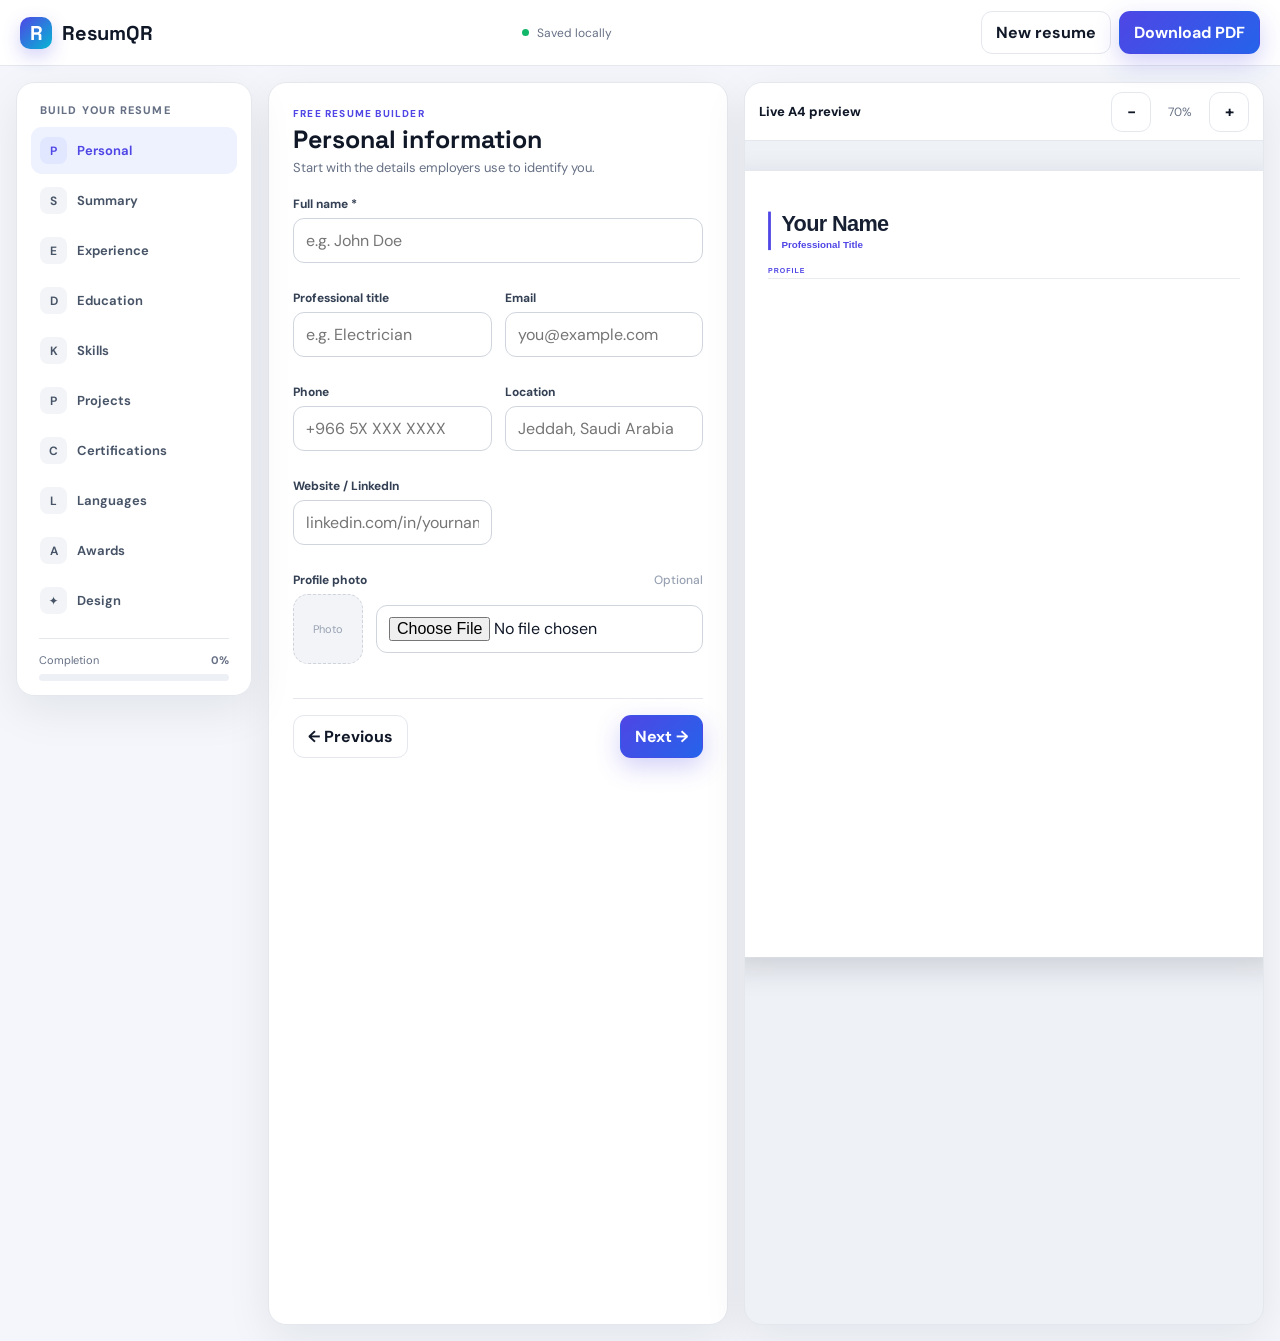
<file: resume-builder-next-2.html>
<!doctype html>
<html lang="en">
<head>
<meta charset="utf-8">
<meta name="viewport" content="width=device-width,initial-scale=1,viewport-fit=cover">
<title>Free Resume Builder | ResumQR</title>
<meta name="description" content="Create a professional ATS-friendly resume with a live A4 preview. Free, no signup, no watermark.">
<link rel="canonical" href="https://ghtools.github.io/resume-builder.html">
<meta name="robots" content="index,follow">
<meta name="theme-color" content="#4f46e5">
<meta property="og:title" content="Free Resume Builder | ResumQR">
<meta property="og:description" content="Build a professional resume free with live A4 preview and PDF export.">
<link rel="preconnect" href="https://fonts.googleapis.com">
<link rel="preconnect" href="https://fonts.gstatic.com" crossorigin>
<link href="https://fonts.googleapis.com/css2?family=DM+Sans:wght@400;500;600;700&family=Space+Grotesk:wght@500;600;700&family=Source+Serif+4:wght@400;600;700&display=swap" rel="stylesheet">
<style>
:root{--bg:#f4f6fb;--panel:#fff;--panel2:#f8f9fc;--text:#101828;--muted:#667085;--line:#e4e7ec;--brand:#4f46e5;--brand2:#4338ca;--success:#12b76a;--danger:#d92d20;--shadow:0 14px 45px rgba(16,24,40,.08);--r:18px}
*{box-sizing:border-box}html{scroll-behavior:smooth}body{margin:0;background:var(--bg);color:var(--text);font-family:"DM Sans",system-ui,sans-serif}button,input,textarea,select{font:inherit}button{cursor:pointer}a{text-decoration:none;color:inherit}
.topbar{height:66px;background:rgba(255,255,255,.94);backdrop-filter:blur(18px);border-bottom:1px solid var(--line);display:flex;align-items:center;padding:0 20px;position:sticky;top:0;z-index:100}
.brand{display:flex;align-items:center;gap:10px;font-family:"Space Grotesk";font-weight:700;font-size:20px}.brandmark{width:32px;height:32px;border-radius:10px;background:linear-gradient(135deg,#4f46e5,#06b6d4);display:grid;place-items:center;color:#fff;font-weight:800;box-shadow:0 7px 18px rgba(79,70,229,.25)}
.top-center{margin:auto;display:flex;align-items:center;gap:8px;color:var(--muted);font-size:12px}.save-dot{width:7px;height:7px;border-radius:50%;background:var(--success)}.top-actions{display:flex;gap:8px}.btn{border:1px solid var(--line);background:#fff;color:var(--text);border-radius:11px;padding:10px 14px;font-weight:700;display:inline-flex;align-items:center;justify-content:center;gap:8px}.btn:hover{border-color:#c8cdd5;background:#f8fafc}.btn-primary{background:linear-gradient(135deg,#4f46e5,#2563eb);border-color:transparent;color:#fff;box-shadow:0 9px 24px rgba(79,70,229,.25)}.btn-primary:hover{filter:brightness(.98);transform:translateY(-1px)}.btn-icon{width:40px;height:40px;padding:0}.btn-danger{color:var(--danger)}.btn:disabled{opacity:.45;cursor:not-allowed}
.app{max-width:1540px;margin:auto;padding:16px;display:grid;grid-template-columns:236px minmax(390px,500px) minmax(520px,1fr);gap:16px;min-height:calc(100vh - 66px)}
.panel{background:var(--panel);border:1px solid var(--line);border-radius:var(--r);box-shadow:var(--shadow)}
.sidebar{height:max-content;position:sticky;top:82px;padding:14px}.sidebar-label{font-size:11px;text-transform:uppercase;letter-spacing:.1em;font-weight:800;color:var(--muted);padding:6px 9px 10px}.nav-list{display:grid;gap:3px}.nav-item{width:100%;border:0;background:transparent;border-radius:11px;padding:10px 9px;display:flex;align-items:center;gap:10px;color:#475467;text-align:left;font-weight:650;font-size:13px}.nav-item:hover{background:#f7f8fc}.nav-item.active{background:#eef2ff;color:var(--brand)}.nav-icon{width:27px;height:27px;border-radius:8px;background:#f2f4f7;display:grid;place-items:center;font-size:12px}.nav-item.active .nav-icon{background:#e0e7ff}.progress{border-top:1px solid var(--line);margin:14px 8px 0;padding-top:14px}.progress-head{display:flex;justify-content:space-between;font-size:11px;color:var(--muted);margin-bottom:7px}.progress-bar{height:7px;background:#edf0f5;border-radius:99px;overflow:hidden}.progress-fill{height:100%;width:0;background:linear-gradient(90deg,#4f46e5,#06b6d4);transition:width .3s}
.editor{padding:24px;min-width:0}.editor-head{display:flex;justify-content:space-between;gap:12px;margin-bottom:20px}.eyebrow{font-size:10px;text-transform:uppercase;letter-spacing:.12em;color:var(--brand);font-weight:800}.editor h1{font-family:"Space Grotesk";font-size:25px;line-height:1.15;margin:5px 0}.editor-sub{font-size:13px;color:var(--muted);margin:0}.section{display:none}.section.active{display:block;animation:sectionIn .18s ease}@keyframes sectionIn{from{opacity:.5;transform:translateY(4px)}to{opacity:1;transform:none}}
.field-grid{display:grid;grid-template-columns:1fr 1fr;gap:13px}.field-group{margin-bottom:14px}.field-group.full{grid-column:1/-1}.label{display:flex;justify-content:space-between;gap:8px;font-size:12px;font-weight:750;color:#344054;margin-bottom:6px}.label span{font-weight:500;color:#98a2b3}.field,.textarea,.select{width:100%;border:1px solid #d0d5dd;border-radius:11px;padding:11px 12px;background:#fff;color:var(--text);outline:0;transition:.15s}.textarea{resize:vertical;min-height:110px;line-height:1.55}.field:focus,.textarea:focus,.select:focus{border-color:#8b83f7;box-shadow:0 0 0 3px rgba(79,70,229,.1)}.hint{font-size:11px;color:var(--muted);margin-top:5px}.count{text-align:right}.section-card{border:1px solid var(--line);border-radius:14px;padding:14px;margin-bottom:12px;background:#fcfcfd}.card-head{display:flex;align-items:center;justify-content:space-between;gap:8px;margin-bottom:12px}.card-title{font-size:13px;font-weight:800}.card-actions{display:flex;gap:5px}.small-btn{border:1px solid var(--line);background:#fff;border-radius:8px;padding:6px 9px;font-size:11px;font-weight:750}.small-btn:hover{background:#f8fafc}.add{width:100%;border:1px dashed #aeb5ef;background:#f8f8ff;color:var(--brand);padding:11px;border-radius:11px;font-weight:800}.add:hover{background:#f1f2ff}.check{display:flex;align-items:center;gap:8px;font-size:12px;color:#475467}.check input{accent-color:var(--brand)}
.photo-row{display:flex;align-items:center;gap:13px}.avatar{width:70px;height:70px;border-radius:15px;background:#f2f4f7;border:1px dashed #cfd4dc;display:grid;place-items:center;color:#98a2b3;overflow:hidden;flex:none;font-size:11px}.avatar img{width:100%;height:100%;object-fit:cover}
.template-grid{display:grid;grid-template-columns:repeat(2,1fr);gap:10px}
.template-card{border:2px solid var(--line);border-radius:13px;padding:9px;background:#fff;cursor:pointer;transition:.16s}
.template-card:hover{transform:translateY(-1px);border-color:#c8cdf8}
.template-card.active{border-color:var(--brand);box-shadow:0 0 0 3px rgba(79,70,229,.08)}
.template-thumb{height:94px;border-radius:8px;background:#f3f5f8;padding:9px;display:flex;gap:7px;overflow:hidden}
.template-thumb .thumb-main{flex:1;position:relative;padding-top:7px}
.template-thumb b,.template-thumb i,.template-thumb em{display:block;height:4px;border-radius:6px;background:#c8d0dc;margin:7px 0}
.template-thumb b{width:58%;height:7px;background:#667085}
.template-thumb i{width:36%;background:#aeb8c7}
.template-thumb em{width:88%}
.template-thumb em:last-child{width:68%}
.t-modern .thumb-main:before{content:"";display:block;height:3px;background:#5b5cf0;position:absolute;left:0;right:0;top:0;border-radius:8px}
.t-executive .thumb-side,.t-corporate .thumb-side{width:27%;background:#182235;border-radius:5px}
.t-executive .thumb-main,.t-corporate .thumb-main{padding-top:2px}
.t-ats{background:#fff;border:1px solid #e4e7ec}
.t-ats .thumb-main:before{content:"";display:block;width:70%;height:6px;background:#111827;border-radius:2px;margin-bottom:10px}
.t-elegant .thumb-main{text-align:center}.t-elegant b{margin-left:22%;width:56%;background:#374151}.t-elegant i{margin-left:30%;width:40%;height:2px}
.t-creative{background:linear-gradient(135deg,#eef2ff,#ecfeff)}.t-creative .thumb-main:before{content:"";display:block;width:18%;height:65px;position:absolute;left:0;top:0;background:#5b5cf0;border-radius:5px}.t-creative b,.t-creative i,.t-creative em{margin-left:24%}
.t-minimal .thumb-main{padding:13px}.t-minimal b{width:42%;height:5px;background:#111827}.t-minimal i{width:24%;height:2px}.t-minimal em{height:3px;background:#d5dbe4}
.t-compact b,.t-compact i,.t-compact em{height:3px;margin:4px 0}.t-compact b{height:6px}
.t-bold{background:#111827}.t-bold b{background:#fff}.t-bold i{background:#8b95a5}.t-bold em{background:#5f6b7d}
.t-editorial .thumb-main{font-family:Georgia,serif}.t-editorial b{height:8px;background:#222}.t-editorial i{height:1px;background:#222;width:100%}
.template-name{font-size:12px;font-weight:800;margin-top:8px}.template-desc{font-size:10px;color:#98a2b3;margin-top:1px}
.colors{display:flex;flex-wrap:wrap;gap:10px}.color-dot{width:30px;height:30px;border-radius:50%;border:3px solid #fff;box-shadow:0 0 0 1px #d0d5dd}.color-dot.active{box-shadow:0 0 0 2px var(--brand)}
.date-grid{display:grid;grid-template-columns:1fr 1fr;gap:10px;grid-column:1/-1}
.date-field{position:relative}.date-field .label{margin-bottom:6px}
.date-field input[type="month"]{padding-right:8px}
.lang-level{appearance:auto}
.paper-executive .paper-head,.paper-corporate .paper-head{padding-right:110px}
.paper-executive .side .photo,.paper-corporate .side .photo{position:static;display:block;margin:0 0 14px}
.paper-executive .side .paper-head,.paper-corporate .side .paper-head{padding-right:0}
.paper-executive .side .contact,.paper-corporate .side .contact{word-break:break-word}
.paper-ats{font-family:Arial,sans-serif;padding:54px 62px}
.paper-ats .paper-head{border-bottom:1px solid #d0d5dd;padding-bottom:14px}
.paper-ats .resume-section h3{color:#172033;border-bottom:2px solid #172033;letter-spacing:.08em}
.paper-elegant{font-family:"Source Serif 4",Georgia,serif;padding:58px 68px}
.paper-elegant .paper-head{text-align:center;border-bottom:1px solid #c9b98f;padding-bottom:18px}
.paper-elegant .paper-head h2{font-size:34px}
.paper-elegant .headline{color:#8a6d2f}
.paper-elegant .resume-section h3{color:#8a6d2f;border-bottom:0;text-align:center}
.paper-corporate{padding:0}
.paper-corporate .side{width:190px;background:#162033;color:#fff;padding:55px 22px}
.paper-corporate .main{margin-left:220px;padding:55px 55px 55px 10px}
.paper-corporate .side h2{font-size:23px}.paper-corporate .side .headline{color:#93c5fd}.paper-corporate .side .contact{color:#d0d5dd}
.paper-corporate .side h3{color:#93c5fd;border:0}
.paper-creative{padding:52px 62px}
.paper-creative:before{content:"";position:absolute;left:0;top:0;right:0;height:9px;background:linear-gradient(90deg,var(--accent),#06b6d4)}
.paper-creative .paper-head{border-left:7px solid var(--accent);padding-left:17px}
.paper-creative .resume-section h3{border-bottom:0;background:color-mix(in srgb,var(--accent) 8%,white);padding:7px 9px;border-radius:6px}
.paper-minimal{padding:64px 70px}
.paper-minimal .paper-head{border-bottom:1px solid #eceff3;padding-bottom:18px}
.paper-minimal .resume-section h3{border:0;color:#98a2b3;padding:0}
.paper-compact{padding:42px 52px}.paper-compact .resume-section{margin-top:16px}.paper-compact .resume-entry{margin-bottom:8px}.paper-compact .entry-desc{margin-top:3px;line-height:1.4}.paper-compact .resume-section h3{margin-bottom:7px}
.paper-bold{padding:0}
.paper-bold .paper-head{background:#172033;color:#fff;padding:48px 58px 35px}
.paper-bold .paper-head .headline{color:#a5b4fc}.paper-bold .contact{color:#cbd5e1}.paper-bold .photo{top:45px}
.paper-bold .resume-section{margin-left:58px;margin-right:58px}.paper-bold .resume-section h3{border-bottom:2px solid var(--accent)}
.paper-editorial{font-family:"Source Serif 4",Georgia,serif;padding:56px 66px}
.paper-editorial .paper-head{display:grid;grid-template-columns:1fr auto;align-items:end;border-bottom:2px solid #172033;padding-bottom:18px}
.paper-editorial .paper-head .contact{grid-column:1/-1}.paper-editorial .resume-section h3{font-family:Arial,sans-serif;color:#172033;border-bottom:1px solid #172033}
.paper-editorial .entry-top{font-size:12px}.paper-editorial .entry-desc,.paper-editorial .summary{font-size:10.5px}
.paper-sidebar .side .photo{position:static;display:block;margin:0 0 14px}
@media(max-width:760px){.date-grid{grid-template-columns:1fr}.template-grid{grid-template-columns:1fr 1fr}}
.nav-buttons{display:flex;justify-content:space-between;gap:10px;margin-top:20px;padding-top:16px;border-top:1px solid var(--line)}
.preview{display:flex;flex-direction:column;min-width:0;overflow:hidden;background:#eef1f6}.preview-toolbar{height:58px;background:#fff;border-bottom:1px solid var(--line);display:flex;align-items:center;justify-content:space-between;padding:0 14px;gap:10px}.preview-label{font-weight:800;font-size:13px}.toolbar{display:flex;align-items:center;gap:6px}.zoom-value{font-size:12px;color:var(--muted);min-width:46px;text-align:center}.preview-scroll{flex:1;overflow:auto;padding:30px;display:flex;justify-content:center;align-items:flex-start}.paper-wrap{transform-origin:top center}.paper{width:794px;min-height:1123px;background:#fff;color:#172033;box-shadow:0 14px 44px rgba(16,24,40,.16);padding:58px 60px;position:relative;font-family:Arial,sans-serif}.paper h2{margin:0;font-size:31px;line-height:1.08;letter-spacing:-.03em}.paper .headline{font-size:14px;color:var(--accent);font-weight:700;margin-top:6px}.contact{font-size:10.5px;color:#667085;margin-top:9px;line-height:1.6}.resume-section{margin-top:23px}.resume-section h3{font-size:10px;text-transform:uppercase;letter-spacing:.14em;color:var(--accent);border-bottom:1px solid #dfe3e8;padding-bottom:6px;margin:0 0 11px;font-weight:800}.summary{font-size:10.5px;line-height:1.62;color:#475467;white-space:pre-line}.resume-entry{margin-bottom:13px}.entry-top{display:flex;justify-content:space-between;gap:16px;font-size:11px;font-weight:800}.entry-date{font-weight:600;color:#667085;white-space:nowrap}.entry-sub{font-size:10px;color:#667085;margin-top:2px}.entry-desc{font-size:10px;color:#475467;line-height:1.55;margin:5px 0 0;white-space:pre-line}.skills{display:flex;flex-wrap:wrap;gap:5px}.skill{font-size:9px;padding:4px 7px;border-radius:5px;background:#f2f4f7;color:#344054}.photo{width:74px;height:74px;border-radius:50%;object-fit:cover;position:absolute;right:60px;top:57px;border:3px solid #fff}.paper-modern .paper-head{border-left:4px solid var(--accent);padding-left:15px}.paper-classic{font-family:Georgia,serif}.paper-classic .paper-head{text-align:center;border-bottom:2px solid #222;padding-bottom:18px}.paper-classic .headline,.paper-classic .resume-section h3{color:#222}.paper-minimal{padding:64px 70px}.paper-minimal .resume-section h3{border:0;color:#98a2b3;padding:0}.paper-sidebar{padding:0}.paper-sidebar .side{width:215px;background:#172033;color:#fff;position:absolute;left:0;top:0;bottom:0;padding:58px 25px}.paper-sidebar .side h2{font-size:25px}.paper-sidebar .side .headline,.paper-sidebar .side .contact{color:#d0d5dd}.paper-sidebar .side h3{color:#a5b4fc;border:0}.paper-sidebar .main{margin-left:245px;padding:58px 45px 58px 20px}.paper-sidebar .main h3{color:var(--accent)}
.mobile-tabs{display:none}.toast{position:fixed;right:20px;bottom:20px;background:#101828;color:#fff;padding:12px 15px;border-radius:11px;box-shadow:var(--shadow);font-size:13px;z-index:300}.modal-backdrop{position:fixed;inset:0;background:rgba(16,24,40,.45);display:none;align-items:center;justify-content:center;z-index:250;padding:18px}.modal-backdrop.open{display:flex}.modal{background:#fff;border-radius:18px;width:min(520px,100%);padding:22px;box-shadow:0 25px 80px rgba(0,0,0,.2)}.modal h2{font-family:"Space Grotesk";margin:0 0 8px}.modal p{color:var(--muted);font-size:13px;line-height:1.6}.modal-actions{display:flex;justify-content:flex-end;gap:8px;margin-top:18px}
@media(max-width:1120px){.app{grid-template-columns:210px minmax(330px,1fr)}.preview{grid-column:1/-1;min-height:720px}.sidebar{position:static}}
@media(max-width:760px){.topbar{height:58px;padding:0 12px}.top-center{display:none}.top-actions .secondary{display:none}.app{display:block;padding:0}.sidebar,.editor,.preview{border-radius:0;border-left:0;border-right:0;box-shadow:none}.sidebar{position:sticky;top:58px;z-index:90;padding:7px;border-bottom:1px solid var(--line)}.sidebar-label,.progress{display:none}.nav-list{display:flex;overflow:auto;gap:4px}.nav-item{white-space:nowrap;padding:8px 9px;font-size:11px;width:auto}.nav-icon{display:none}.editor{padding:17px}.editor h1{font-size:21px}.field-grid{grid-template-columns:1fr}.field-group.full{grid-column:auto}.preview{margin-top:10px}.preview-toolbar{position:sticky;top:0;z-index:10}.preview-scroll{padding:18px 8px;min-height:650px}.paper{width:794px;min-height:1123px}.preview .paper-wrap{transform:scale(.48);margin-bottom:-580px}.mobile-tabs{display:flex;position:sticky;bottom:0;z-index:110;background:#fff;border-top:1px solid var(--line)}.mobile-tabs button{flex:1;border:0;background:#fff;padding:13px;font-weight:800;color:var(--muted)}.mobile-tabs button.active{color:var(--brand)}.mobile-hidden{display:none!important}.template-grid{grid-template-columns:1fr 1fr}}
@media print{ @page{size:A4;margin:0} html,body{background:#fff!important} body.printing>*{display:none!important} body.printing #printRoot{display:block!important} #printRoot .paper{width:210mm!important;min-height:297mm!important;height:auto!important;box-shadow:none!important;margin:0!important;padding:15mm!important;transform:none!important} #printRoot{background:#fff!important} }
</style>
</head>
<body>
<header class="topbar">
<a class="brand" href="index.html"><span class="brandmark">R</span>ResumQR</a>
<div class="top-center"><span class="save-dot"></span><span id="saveText">Saved locally</span></div>
<div class="top-actions"><button class="btn secondary" id="newResume">New resume</button><button class="btn btn-primary" id="savePdf">Download PDF</button></div>
</header>

<main class="app">
<aside class="panel sidebar">
<div class="sidebar-label">Build your resume</div>
<nav class="nav-list" id="sectionNav"></nav>
<div class="progress"><div class="progress-head"><span>Completion</span><strong id="progressText">0%</strong></div><div class="progress-bar"><div class="progress-fill" id="progressFill"></div></div></div>
</aside>

<section class="panel editor" id="editor">
<div class="editor-head"><div><div class="eyebrow">Free Resume Builder</div><h1 id="editorTitle">Personal information</h1><p class="editor-sub" id="editorSub">Start with the details employers use to identify you.</p></div></div>

<div class="section active" data-section="personal">
<div class="field-grid">
<div class="field-group full"><label class="label">Full name *</label><input class="field" id="name" placeholder="e.g. John Doe"></div>
<div class="field-group"><label class="label">Professional title</label><input class="field" id="headline" placeholder="e.g. Electrician"></div>
<div class="field-group"><label class="label">Email</label><input class="field" id="email" type="email" placeholder="you@example.com"></div>
<div class="field-group"><label class="label">Phone</label><input class="field" id="phone" placeholder="+966 5X XXX XXXX"></div>
<div class="field-group"><label class="label">Location</label><input class="field" id="location" placeholder="Jeddah, Saudi Arabia"></div>
<div class="field-group"><label class="label">Website / LinkedIn</label><input class="field" id="website" placeholder="linkedin.com/in/yourname"></div>
<div class="field-group full"><label class="label">Profile photo <span>Optional</span></label><div class="photo-row"><div class="avatar" id="avatar">Photo</div><input class="field" id="photo" type="file" accept="image/png,image/jpeg,image/webp"></div></div>
</div>
</div>

<div class="section" data-section="summary">
<div class="field-group"><label class="label">Professional summary</label><textarea class="textarea" id="summary" maxlength="800" placeholder="Write 2–4 concise sentences about your experience, strengths and career direction."></textarea><div class="hint count"><span id="summaryCount">0</span>/800</div></div>
</div>

<div class="section" data-section="experience">
<div id="experienceList"></div><button class="add" id="addExperience">+ Add work experience</button>
</div>

<div class="section" data-section="education">
<div id="educationList"></div><button class="add" id="addEducation">+ Add education</button>
</div>

<div class="section" data-section="skills">
<div class="field-group"><label class="label">Skills</label><textarea class="textarea" id="skills" placeholder="Customer service, Microsoft Office, Driving, Plumbing, Sales"></textarea><div class="hint">Separate skills with commas.</div></div>
</div>

<div class="section" data-section="projects">
<div id="projectsList"></div><button class="add" id="addProject">+ Add project</button>
</div>

<div class="section" data-section="certifications">
<div id="certificationsList"></div><button class="add" id="addCertification">+ Add certification</button>
</div>

<div class="section" data-section="languages">
<p class="hint" style="margin-bottom:12px">Use a standard proficiency level such as Native, Bilingual, Fluent, Advanced or Professional working proficiency.</p><div id="languagesList"></div><button class="add" id="addLanguage">+ Add language</button>
</div>

<div class="section" data-section="awards">
<div id="awardsList"></div><button class="add" id="addAward">+ Add award</button>
</div>

<div class="section" data-section="design">
<div class="field-group">
<label class="label">Resume template <span>10 professional layouts</span></label>
<div class="template-grid" id="templates">
<div class="template-card active" data-template="modern"><div class="template-thumb t-modern"><div class="thumb-main"><b></b><i></i><em></em><em></em></div></div><div class="template-name">Modern</div><div class="template-desc">Clean & polished</div></div>
<div class="template-card" data-template="executive"><div class="template-thumb t-executive"><div class="thumb-side"></div><div class="thumb-main"><b></b><i></i><em></em></div></div><div class="template-name">Executive</div><div class="template-desc">Leadership style</div></div>
<div class="template-card" data-template="ats"><div class="template-thumb t-ats"><div class="thumb-main"><b></b><i></i><em></em><em></em></div></div><div class="template-name">ATS Clean</div><div class="template-desc">Recruiter friendly</div></div>
<div class="template-card" data-template="elegant"><div class="template-thumb t-elegant"><div class="thumb-main"><b></b><i></i><em></em></div></div><div class="template-name">Elegant</div><div class="template-desc">Refined & classic</div></div>
<div class="template-card" data-template="corporate"><div class="template-thumb t-corporate"><div class="thumb-side"></div><div class="thumb-main"><b></b><i></i><em></em></div></div><div class="template-name">Corporate</div><div class="template-desc">Professional & strong</div></div>
<div class="template-card" data-template="creative"><div class="template-thumb t-creative"><div class="thumb-main"><b></b><i></i><em></em><em></em></div></div><div class="template-name">Creative</div><div class="template-desc">Eye-catching</div></div>
<div class="template-card" data-template="minimal"><div class="template-thumb t-minimal"><div class="thumb-main"><b></b><i></i><em></em><em></em></div></div><div class="template-name">Minimal</div><div class="template-desc">Simple & airy</div></div>
<div class="template-card" data-template="compact"><div class="template-thumb t-compact"><div class="thumb-main"><b></b><i></i><em></em><em></em><em></em></div></div><div class="template-name">Compact</div><div class="template-desc">More content</div></div>
<div class="template-card" data-template="bold"><div class="template-thumb t-bold"><div class="thumb-main"><b></b><i></i><em></em></div></div><div class="template-name">Bold</div><div class="template-desc">Modern impact</div></div>
<div class="template-card" data-template="editorial"><div class="template-thumb t-editorial"><div class="thumb-main"><b></b><i></i><em></em></div></div><div class="template-name">Editorial</div><div class="template-desc">Premium typography</div></div>
</div>
</div>
<div class="field-group"><label class="label">Accent color <span>Works with every template</span></label><div class="colors" id="colors"></div></div>
<div class="field-grid">
<div class="field-group"><label class="label">Resume font</label><select class="select" id="font"><option value="Arial,sans-serif">Arial</option><option value="Inter,Arial,sans-serif">Inter</option><option value="Georgia,serif">Georgia</option></select></div>
<div class="field-group"><label class="label">Page size</label><select class="select" id="pageSize"><option value="A4">A4</option><option value="Letter">Letter</option></select></div>
</div>
</div>

<div class="nav-buttons"><button class="btn" id="prev">← Previous</button><button class="btn btn-primary" id="next">Next →</button></div>
</section>

<section class="panel preview" id="previewPanel">
<div class="preview-toolbar"><span class="preview-label">Live A4 preview</span><div class="toolbar"><button class="btn btn-icon" id="zoomOut">−</button><span class="zoom-value" id="zoom">70%</span><button class="btn btn-icon" id="zoomIn">+</button></div></div>
<div class="preview-scroll" id="previewScroll"><div class="paper-wrap" id="paperWrap"></div></div>
</section>
</main>

<div class="mobile-tabs"><button class="active" id="editTab">Edit resume</button><button id="previewTab">Preview</button></div>
<div id="printRoot" style="display:none"></div>
<div id="toastRoot"></div>

<script>
(()=>{"use strict";
const KEY="resumqr-resume-v3";
const sections=[
["personal","Personal","P","Your contact details and profile photo."],
["summary","Summary","S","A concise introduction for employers."],
["experience","Experience","E","Show your work history and achievements."],
["education","Education","D","Add qualifications, schools and dates."],
["skills","Skills","K","List your strongest job-relevant skills."],
["projects","Projects","P","Highlight useful projects and practical work."],
["certifications","Certifications","C","Add licenses, certificates and training."],
["languages","Languages","L","Show languages and proficiency."],
["awards","Awards","A","Add awards, honors or recognition."],
["design","Design","✦","Choose your visual style and color."]
];
const subtitles=Object.fromEntries(sections.map(x=>[x[0],x[3]]));
let current=0,zoom=.7,photoData="";
let data={name:"",headline:"",email:"",phone:"",location:"",website:"",summary:"",skills:"",experience:[],education:[],projects:[],certifications:[],languages:[],awards:[],template:"modern",accent:"#4F46E5",font:"Arial,sans-serif",pageSize:"A4"};
const $=id=>document.getElementById(id);
const esc=s=>String(s??"").replace(/[&<>"']/g,m=>({"&":"&amp;","<":"&lt;",">":"&gt;",'"':"&quot;","'":"&#39;"}[m]));
const txt=(s)=>String(s??"").trim();
function toast(msg){const t=document.createElement("div");t.className="toast";t.textContent=msg;$("toastRoot").appendChild(t);setTimeout(()=>t.remove(),2400)}
function save(){try{localStorage.setItem(KEY,JSON.stringify({...data,photo:photoData}));$("saveText").textContent="Saved locally";}catch(e){}}
function load(){try{const x=JSON.parse(localStorage.getItem(KEY));if(x){data={...data,...x};photoData=x.photo||""}}catch(e){}}
function nav(){const root=$("sectionNav");root.textContent="";sections.forEach((s,i)=>{const b=document.createElement("button");b.className="nav-item"+(i===current?" active":"");b.type="button";const icon=document.createElement("span");icon.className="nav-icon";icon.textContent=s[2];const label=document.createElement("span");label.textContent=s[1];b.append(icon,label);b.onclick=()=>go(i);root.appendChild(b)})}
function go(i){current=Math.max(0,Math.min(sections.length-1,i));document.querySelectorAll(".section").forEach((s,n)=>s.classList.toggle("active",n===current));$("editorTitle").textContent=sections[current][1];$("editorSub").textContent=subtitles[sections[current][0]];$("prev").disabled=current===0;$("next").textContent=current===sections.length-1?"Done ✓":"Next →";nav();window.scrollTo({top:0,behavior:"smooth"})}
function bindBasic(){["name","headline","email","phone","location","website","summary","skills"].forEach(id=>$(id).addEventListener("input",()=>{data[id]=$(id).value;if(id==="summary")$("summaryCount").textContent=data.summary.length;render();save();progress()}));$("font").addEventListener("change",()=>{data.font=$("font").value;render();save()});$("pageSize").addEventListener("change",()=>{data.pageSize=$("pageSize").value;render();save()})}
function fillBasic(){["name","headline","email","phone","location","website","summary","skills"].forEach(id=>$(id).value=data[id]||"");$("font").value=data.font;$("pageSize").value=data.pageSize;$("summaryCount").textContent=data.summary.length;$("avatar").textContent="Photo";if(photoData){const img=document.createElement("img");img.src=photoData;img.alt="";$("avatar").textContent="";$("avatar").appendChild(img)}renderColors();document.querySelectorAll(".template-card").forEach(c=>c.classList.toggle("active",c.dataset.template===data.template));renderLists()}
function renderColors(){const colors=["#4F46E5","#2563EB","#0891B2","#0F766E","#B42318","#7A5AF8","#344054","#111827"];const r=$("colors");r.textContent="";colors.forEach(c=>{const b=document.createElement("button");b.type="button";b.className="color-dot"+(c===data.accent?" active":"");b.style.background=c;b.setAttribute("aria-label","Use "+c);b.onclick=()=>{data.accent=c;renderColors();render();save()};r.appendChild(b)})}
function field(label,value,key){const wrap=document.createElement("div");wrap.className="field-group";const l=document.createElement("label");l.className="label";l.textContent=label;const input=document.createElement("input");input.className="field";input.value=value||"";input.dataset.key=key;wrap.append(l,input);return wrap}
function area(label,value,key){const wrap=document.createElement("div");wrap.className="field-group full";const l=document.createElement("label");l.className="label";l.textContent=label;const input=document.createElement("textarea");input.className="textarea";input.value=value||"";input.dataset.key=key;wrap.append(l,input);return wrap}
function monthField(label,value,key){
const wrap=document.createElement("div");wrap.className="date-field";
const l=document.createElement("label");l.className="label";l.textContent=label;
const input=document.createElement("input");input.className="field";input.type="month";input.value=value||"";input.dataset.key=key;
wrap.append(l,input);return wrap
}
function card(rootId,type,title,fields,extra){const root=$(rootId);root.textContent="";data[type].forEach((item,i)=>{const c=document.createElement("div");c.className="section-card";const head=document.createElement("div");head.className="card-head";const h=document.createElement("span");h.className="card-title";h.textContent=title+" "+(i+1);const acts=document.createElement("div");acts.className="card-actions";const up=mini("↑","Move up"),down=mini("↓","Move down"),del=mini("Delete","Delete");del.classList.add("btn-danger");acts.append(up,down,del);head.append(h,acts);const grid=document.createElement("div");grid.className="field-grid";fields.forEach(f=>grid.append(f.kind==="area"?area(f.label,item[f.key],f.key):field(f.label,item[f.key],f.key)));c.append(head,grid);if(extra){const ex=extra(item);if(ex)c.append(ex)}c.querySelectorAll("input[data-key],textarea[data-key],select[data-key]").forEach(el=>el.addEventListener("input",()=>{item[el.dataset.key]=el.value;render();save();progress()}));del.onclick=()=>{data[type].splice(i,1);renderLists();render();save();progress()};up.onclick=()=>{if(i>0){[data[type][i-1],data[type][i]]=[data[type][i],data[type][i-1]];renderLists();render();save()}};down.onclick=()=>{if(i<data[type].length-1){[data[type][i+1],data[type][i]]=[data[type][i],data[type][i+1]];renderLists();render();save()}};root.appendChild(c)})}
function mini(label,title){const b=document.createElement("button");b.type="button";b.className="small-btn";b.textContent=label;b.title=title;return b}
function renderLists(){
card("experienceList","experience","Experience",[
{label:"Job title",key:"title"},{label:"Company",key:"company"},{label:"Location",key:"location"},{label:"Description / achievements",key:"description",kind:"area"}],
item=>{
const w=document.createElement("div");w.className="date-grid";
w.append(monthField("Start date",item.startDate,"startDate"),monthField("End date",item.endDate,"endDate"));
const check=document.createElement("label");check.className="check";const c=document.createElement("input");c.type="checkbox";c.checked=!!item.current;c.onchange=()=>{item.current=c.checked;if(c.checked)item.endDate="";renderLists();render();save()};check.append(c,document.createTextNode("I currently work here"));w.append(check);return w
});
card("educationList","education","Education",[
{label:"Degree / qualification",key:"degree"},{label:"School / institution",key:"school"},{label:"Location",key:"location"}
],
item=>{const w=document.createElement("div");w.className="date-grid";w.append(monthField("Start date",item.startDate,"startDate"),monthField("End date",item.endDate,"endDate"));return w});

card("projectsList","projects","Project",[{label:"Project name",key:"title"},{label:"Link",key:"link"},{label:"Description",key:"description",kind:"area"}]);
card("certificationsList","certifications","Certification",[{label:"Certificate / license",key:"title"},{label:"Issuer",key:"issuer"},{label:"Year",key:"year"}]);
card("languagesList","languages","Language",[{label:"Language",key:"name"}],
item=>{
const wrap=document.createElement("div");wrap.className="field-group";
const l=document.createElement("label");l.className="label";l.textContent="Proficiency";
const s=document.createElement("select");s.className="select lang-level";s.dataset.key="level";
[
["Native","Native"],
["Bilingual","Bilingual"],
["Fluent","Fluent"],
["Advanced","Advanced"],
["Professional working proficiency","Professional working proficiency"],
["Intermediate","Intermediate"],
["Elementary","Elementary"],
["Beginner","Beginner"]
].forEach(([v,t])=>{const o=document.createElement("option");o.value=v;o.textContent=t;s.appendChild(o)});
s.value=item.level||"Professional working proficiency";
wrap.append(l,s);
return wrap
});
card("awardsList","awards","Award",[{label:"Award / recognition",key:"title"},{label:"Issuer",key:"issuer"},{label:"Year",key:"year"}]);
}
function add(type,obj){data[type].push(obj);renderLists();render();save();progress()}
function escLine(s){return esc(s).replace(/\n/g,"<br>")}
function section(title,html){return html?'<section class="resume-section"><h3>'+title+"</h3>"+html+"</section>":""}
function entry(x,sub){return '<div class="resume-entry"><div class="entry-top"><span>'+esc(x.title||"")+'</span><span class="entry-date">'+esc(formatRange(x)||x.dates||"")+'</span></div><div class="entry-sub">'+esc(sub||"")+'</div><p class="entry-desc">'+escLine(x.description||"")+"</p></div>"}
function render(){
const exp=data.experience.map(x=>entry(x,(x.company||"")+(x.location?" · "+x.location:""))).join("");
const edu=data.education.map(x=>'<div class="resume-entry"><div class="entry-top"><span>'+esc(x.degree||"")+'</span><span class="entry-date">'+esc(formatRange(x)||x.dates||"")+'</span></div><div class="entry-sub">'+esc((x.school||"")+(x.location?" · "+x.location:""))+"</div></div>").join("");
const proj=data.projects.map(x=>'<div class="resume-entry"><div class="entry-top"><span>'+esc(x.title)+'</span><span class="entry-date">'+esc(x.link)+'</span></div><p class="entry-desc">'+escLine(x.description)+'</p></div>').join("");
const cert=data.certifications.map(x=>'<div class="resume-entry"><div class="entry-top"><span>'+esc(x.title)+'</span><span class="entry-date">'+esc(x.year)+'</span></div><div class="entry-sub">'+esc(x.issuer)+'</div></div>').join("");
const lang=data.languages.map(x=>'<div class="resume-entry"><div class="entry-top"><span>'+esc(x.name)+'</span><span class="entry-date">'+esc(x.level)+'</span></div></div>').join("");
const awards=data.awards.map(x=>'<div class="resume-entry"><div class="entry-top"><span>'+esc(x.title)+'</span><span class="entry-date">'+esc(x.year)+'</span></div><div class="entry-sub">'+esc(x.issuer)+'</div></div>').join("");
const skills=data.skills.split(",").map(x=>x.trim()).filter(Boolean).map(x=>'<span class="skill">'+esc(x)+"</span>").join("");
let head='<div class="paper-head">'+(photoData?'<img class="photo" src="'+photoData+'" alt="">':"")+'<h2>'+esc(data.name||"Your Name")+'</h2><div class="headline">'+esc(data.headline||"Professional Title")+'</div><div class="contact">'+[data.email,data.phone,data.location,data.website].filter(Boolean).map(esc).join(" · ")+"</div></div>";
let content=section("Profile",'<div class="summary">'+escLine(data.summary||"")+'</div>')+section("Experience",exp)+section("Education",edu)+section("Skills",skills?'<div class="skills">'+skills+"</div>":"")+section("Projects",proj)+section("Certifications",cert)+section("Languages",lang)+section("Awards",awards);
let paper='<div class="paper paper-'+data.template+'" style="--accent:'+data.accent+'">'+(data.template==="sidebar"?'<div class="side">'+head+'</div><div class="main">'+content+"</div>":head+content)+"</div>";
$("paperWrap").innerHTML=paper;$("paperWrap").style.transform="scale("+zoom+")";$("zoom").textContent=Math.round(zoom*100)+"%";
}
function progress(){const checks=[data.name,data.headline,data.email,data.phone,data.location,data.summary,data.experience.length,data.education.length,data.skills,data.projects.length+data.certifications.length+data.languages.length+data.awards.length];const score=Math.round(checks.filter(Boolean).length/checks.length*100);$("progressFill").style.width=score+"%";$("progressText").textContent=score+"%"}
document.querySelectorAll(".template-card").forEach(c=>c.onclick=()=>{data.template=c.dataset.template;document.querySelectorAll(".template-card").forEach(x=>x.classList.toggle("active",x===c));render();save()});
$("addExperience").onclick=()=>add("experience",{title:"",company:"",location:"",startDate:"",endDate:"",description:"",current:false});
$("addEducation").onclick=()=>add("education",{degree:"",school:"",location:"",startDate:"",endDate:""});
$("addProject").onclick=()=>add("projects",{title:"",link:"",description:""});
$("addCertification").onclick=()=>add("certifications",{title:"",issuer:"",year:""});
$("addLanguage").onclick=()=>add("languages",{name:"",level:"Professional working proficiency"});
$("addAward").onclick=()=>add("awards",{title:"",issuer:"",year:""});
$("prev").onclick=()=>go(current-1);$("next").onclick=()=>current===sections.length-1?toast("Your resume is ready to download."):go(current+1);
$("zoomIn").onclick=()=>{zoom=Math.min(1,.05+zoom);render()};$("zoomOut").onclick=()=>{zoom=Math.max(.45,zoom-.05);render()};
$("newResume").onclick=()=>{if(confirm("Start a new resume? Your saved draft will be cleared.")){localStorage.removeItem(KEY);location.reload()}};
$("photo").onchange=e=>{const f=e.target.files[0];if(!f)return;if(!f.type.startsWith("image/")||f.size>4*1024*1024){toast("Please choose an image under 4 MB.");return}const r=new FileReader();r.onload=()=>{photoData=r.result;fillBasic();render();save()};r.readAsDataURL(f)};
$("editTab").onclick=()=>{$("editor").classList.remove("mobile-hidden");$("previewPanel").classList.add("mobile-hidden");$("editTab").classList.add("active");$("previewTab").classList.remove("active")};
$("previewTab").onclick=()=>{$("editor").classList.add("mobile-hidden");$("previewPanel").classList.remove("mobile-hidden");$("previewTab").classList.add("active");$("editTab").classList.remove("active")};

function loadPdfEngine(){
if(window.jspdf?.jsPDF)return Promise.resolve(window.jspdf.jsPDF);
return new Promise((resolve,reject)=>{const s=document.createElement("script");s.src="https://cdnjs.cloudflare.com/ajax/libs/jspdf/2.5.2/jspdf.umd.min.js";s.onload=()=>window.jspdf?.jsPDF?resolve(window.jspdf.jsPDF):reject();s.onerror=reject;document.head.appendChild(s)})
}
function pdfText(doc,text,x,y,maxWidth,size,bold=false,color=[23,32,51]){
doc.setFont("helvetica",bold?"bold":"normal");doc.setFontSize(size);doc.setTextColor(...color);const lines=doc.splitTextToSize(String(text||""),maxWidth);doc.text(lines,x,y);return y+lines.length*(size*.36)}
async function downloadPDF(){
const btn=$("savePdf");const old=btn.innerHTML;btn.disabled=true;btn.textContent="Preparing PDF…";render();
try{
const JsPDF=await loadPdfEngine();const pageW=data.pageSize==="Letter"?215.9:210,pageH=data.pageSize==="Letter"?279.4:297;
const doc=new JsPDF({unit:"mm",format:data.pageSize==="Letter"?"letter":"a4",orientation:"portrait"});
const m=data.template==="compact"?12:15,contentW=pageW-m*2,accent=data.accent;
let y=18;
const addPageIfNeeded=(needed=12)=>{if(y+needed>pageH-14){doc.addPage();y=18;return true}return false};
const sideTemplate=["sidebar","corporate"].includes(data.template);
if(sideTemplate){doc.setFillColor(...(data.template==="corporate"?[15,23,42]:[23,32,51]));doc.rect(0,0,data.template==="corporate"?54:58,pageH,"F");}
if(data.template==="creative"){doc.setFillColor(...hexRgb(accent));doc.rect(0,0,pageW,5,"F");}
if(data.template==="bold"){doc.setFillColor(23,32,51);doc.rect(0,0,pageW,48,"F");}
const left=sideTemplate?(data.template==="corporate"?62:66):m;
const width=sideTemplate?pageW-left-m:contentW;
if(photoData){
try{
const px=sideTemplate?(data.template==="corporate"?15:17):pageW-m-24;
const py=sideTemplate?16:(data.template==="bold"?11:14);
doc.addImage(photoData,"JPEG",px,py,24,24);
}catch(e){}
}
const serif=["elegant","editorial"].includes(data.template);
doc.setTextColor(...(data.template==="bold"?[255,255,255]:[16,24,40]));
doc.setFont(serif?"times":"helvetica","bold");doc.setFontSize(data.template==="compact"?21:24);doc.text(data.name||"Your Name",left,y);
y+=8;doc.setFontSize(11);doc.setTextColor(...hexRgb(data.template==="bold"?"#A5B4FC":accent));doc.setFont(serif?"times":"helvetica","bold");doc.text(data.headline||"Professional Title",left,y);y+=6;
const contact=[data.email,data.phone,data.location,data.website].filter(Boolean).join("  •  ");y=pdfText(doc,contact,left,y,width,8,false,data.template==="bold"?[203,213,225]:[102,112,133]);y+=4;
const drawSection=(title,body,opts={})=>{
if(!body)return;y+=5;addPageIfNeeded(20);doc.setFont(["elegant","editorial"].includes(data.template)?"times":"helvetica","bold");doc.setFontSize(9);doc.setTextColor(...hexRgb(data.template==="ats"?"#172033":accent));doc.text(title.toUpperCase(),left,y);doc.setDrawColor(...hexRgb(accent));doc.setLineWidth(.35);doc.line(left,y+2,left+width,y+2);y+=8;
body();
};
drawSection("Profile",()=>{y=pdfText(doc,data.summary,left,y,width,9,false,[71,84,103])});
drawSection("Experience",()=>{data.experience.forEach(x=>{addPageIfNeeded(25);doc.setFont("helvetica","bold");doc.setFontSize(9.5);doc.setTextColor(23,32,51);doc.text(x.title||"",left,y);doc.setFont("helvetica","normal");doc.setFontSize(8.5);doc.setTextColor(102,112,133);const dr=formatRange(x)||x.dates;if(dr)doc.text(dr,pageW-m,y,{align:"right"});y+=4.5;doc.text([x.company,x.location].filter(Boolean).join("  •  "),left,y);y+=4.5;y=pdfText(doc,x.description,left,y,width,8.2,false,[71,84,103])+4})});
drawSection("Education",()=>{data.education.forEach(x=>{addPageIfNeeded(18);doc.setFont("helvetica","bold");doc.setFontSize(9.5);doc.setTextColor(23,32,51);doc.text(x.degree||"",left,y);const dr=formatRange(x)||x.dates;if(dr){doc.setFont("helvetica","normal");doc.setFontSize(8.5);doc.setTextColor(102,112,133);doc.text(dr,pageW-m,y,{align:"right"})}y+=4.5;y=pdfText(doc,[x.school,x.location].filter(Boolean).join("  •  "),left,y,width,8.2,false,[102,112,133])+3})});
drawSection("Skills",()=>{y=pdfText(doc,data.skills,left,y,width,8.5,false,[52,64,84])});
drawSection("Projects",()=>{data.projects.forEach(x=>{addPageIfNeeded(20);doc.setFont("helvetica","bold");doc.setFontSize(9.5);doc.setTextColor(23,32,51);doc.text(x.title||"",left,y);if(x.link){doc.setFont("helvetica","normal");doc.setFontSize(8);doc.setTextColor(102,112,133);doc.text(x.link,pageW-m,y,{align:"right"})}y+=5;y=pdfText(doc,x.description,left,y,width,8.2,false,[71,84,103])+3})});
drawSection("Certifications",()=>{data.certifications.forEach(x=>{addPageIfNeeded(15);doc.setFont("helvetica","bold");doc.setFontSize(9);doc.setTextColor(23,32,51);doc.text(x.title||"",left,y);doc.setFont("helvetica","normal");doc.setTextColor(102,112,133);if(x.year)doc.text(x.year,pageW-m,y,{align:"right"});y+=4.5;y=pdfText(doc,x.issuer,left,y,width,8,false,[102,112,133])+2})});
drawSection("Languages",()=>{data.languages.forEach(x=>{addPageIfNeeded(12);doc.setFont("helvetica","bold");doc.setFontSize(9);doc.setTextColor(23,32,51);doc.text(x.name||"",left,y);doc.setFont("helvetica","normal");doc.setTextColor(102,112,133);doc.text(x.level||"",pageW-m,y,{align:"right"});y+=5})});
drawSection("Awards",()=>{data.awards.forEach(x=>{addPageIfNeeded(15);doc.setFont("helvetica","bold");doc.setFontSize(9);doc.setTextColor(23,32,51);doc.text(x.title||"",left,y);doc.setFont("helvetica","normal");doc.setTextColor(102,112,133);if(x.year)doc.text(x.year,pageW-m,y,{align:"right"});y+=4.5;y=pdfText(doc,x.issuer,left,y,width,8,false,[102,112,133])+2})});
const filename="resume-"+(data.name||"your-name").toLowerCase().replace(/[^a-z0-9]+/g,"-").replace(/^-|-$/g,"")+".pdf";
doc.save(filename);toast("PDF downloaded successfully.");
}catch(e){toast("PDF engine could not load. Opening print-to-PDF instead.");printFallback()}
finally{btn.disabled=false;btn.innerHTML=old}
}
function hexRgb(hex){const h=hex.replace("#","");return [parseInt(h.slice(0,2),16),parseInt(h.slice(2,4),16),parseInt(h.slice(4,6),16)]}
function printFallback(){const root=$("printRoot");root.innerHTML=$("paperWrap").innerHTML;root.style.display="block";document.body.classList.add("printing");window.print();setTimeout(()=>{document.body.classList.remove("printing");root.style.display="none";root.textContent=""},1000)}
$("savePdf").onclick=downloadPDF;
load();bindBasic();fillBasic();nav();render();progress();
})();
</script>
</body>
</html>
</file>
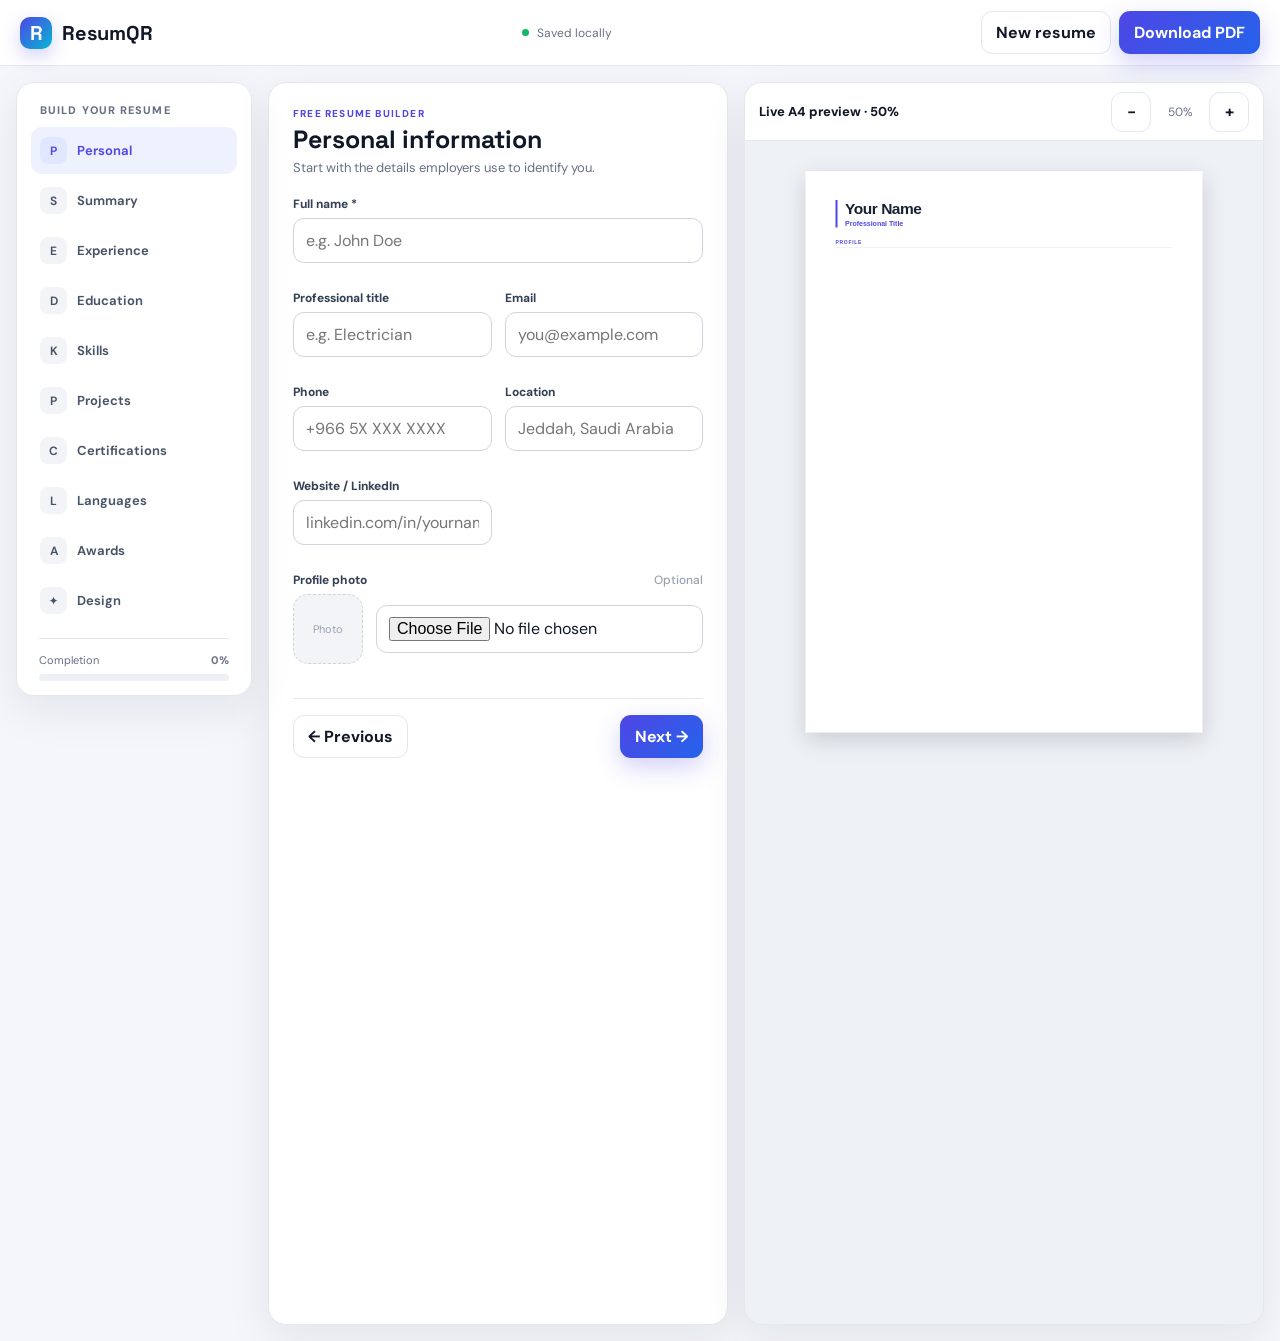
<file: resume-builder-next-4.html>
<!doctype html>
<html lang="en">
<head>
<meta charset="utf-8">
<meta name="viewport" content="width=device-width,initial-scale=1,viewport-fit=cover">
<title>Free Resume Builder | ResumQR</title>
<meta name="description" content="Create a professional ATS-friendly resume with a live A4 preview. Free, no signup, no watermark.">
<link rel="canonical" href="https://ghtools.github.io/resume-builder.html">
<meta name="robots" content="index,follow">
<meta name="theme-color" content="#4f46e5">
<meta property="og:title" content="Free Resume Builder | ResumQR">
<meta property="og:description" content="Build a professional resume free with live A4 preview and PDF export.">
<link rel="preconnect" href="https://fonts.googleapis.com">
<link rel="preconnect" href="https://fonts.gstatic.com" crossorigin>
<link href="https://fonts.googleapis.com/css2?family=DM+Sans:wght@400;500;600;700&family=Space+Grotesk:wght@500;600;700&family=Source+Serif+4:wght@400;600;700&display=swap" rel="stylesheet">
<style>
:root{--bg:#f4f6fb;--panel:#fff;--panel2:#f8f9fc;--text:#101828;--muted:#667085;--line:#e4e7ec;--brand:#4f46e5;--brand2:#4338ca;--success:#12b76a;--danger:#d92d20;--shadow:0 14px 45px rgba(16,24,40,.08);--r:18px}
*{box-sizing:border-box}html{scroll-behavior:smooth}body{margin:0;background:var(--bg);color:var(--text);font-family:"DM Sans",system-ui,sans-serif}button,input,textarea,select{font:inherit}button{cursor:pointer}a{text-decoration:none;color:inherit}
.topbar{height:66px;background:rgba(255,255,255,.94);backdrop-filter:blur(18px);border-bottom:1px solid var(--line);display:flex;align-items:center;padding:0 20px;position:sticky;top:0;z-index:100}
.brand{display:flex;align-items:center;gap:10px;font-family:"Space Grotesk";font-weight:700;font-size:20px}.brandmark{width:32px;height:32px;border-radius:10px;background:linear-gradient(135deg,#4f46e5,#06b6d4);display:grid;place-items:center;color:#fff;font-weight:800;box-shadow:0 7px 18px rgba(79,70,229,.25)}
.top-center{margin:auto;display:flex;align-items:center;gap:8px;color:var(--muted);font-size:12px}.save-dot{width:7px;height:7px;border-radius:50%;background:var(--success)}.top-actions{display:flex;gap:8px}.btn{border:1px solid var(--line);background:#fff;color:var(--text);border-radius:11px;padding:10px 14px;font-weight:700;display:inline-flex;align-items:center;justify-content:center;gap:8px}.btn:hover{border-color:#c8cdd5;background:#f8fafc}.btn-primary{background:linear-gradient(135deg,#4f46e5,#2563eb);border-color:transparent;color:#fff;box-shadow:0 9px 24px rgba(79,70,229,.25)}.btn-primary:hover{filter:brightness(.98);transform:translateY(-1px)}.btn-icon{width:40px;height:40px;padding:0}.btn-danger{color:var(--danger)}.btn:disabled{opacity:.45;cursor:not-allowed}
.app{max-width:1540px;margin:auto;padding:16px;display:grid;grid-template-columns:236px minmax(390px,500px) minmax(520px,1fr);gap:16px;min-height:calc(100vh - 66px)}
.panel{background:var(--panel);border:1px solid var(--line);border-radius:var(--r);box-shadow:var(--shadow)}
.sidebar{height:max-content;position:sticky;top:82px;padding:14px}.sidebar-label{font-size:11px;text-transform:uppercase;letter-spacing:.1em;font-weight:800;color:var(--muted);padding:6px 9px 10px}.nav-list{display:grid;gap:3px}.nav-item{width:100%;border:0;background:transparent;border-radius:11px;padding:10px 9px;display:flex;align-items:center;gap:10px;color:#475467;text-align:left;font-weight:650;font-size:13px}.nav-item:hover{background:#f7f8fc}.nav-item.active{background:#eef2ff;color:var(--brand)}.nav-icon{width:27px;height:27px;border-radius:8px;background:#f2f4f7;display:grid;place-items:center;font-size:12px}.nav-item.active .nav-icon{background:#e0e7ff}.progress{border-top:1px solid var(--line);margin:14px 8px 0;padding-top:14px}.progress-head{display:flex;justify-content:space-between;font-size:11px;color:var(--muted);margin-bottom:7px}.progress-bar{height:7px;background:#edf0f5;border-radius:99px;overflow:hidden}.progress-fill{height:100%;width:0;background:linear-gradient(90deg,#4f46e5,#06b6d4);transition:width .3s}
.editor{padding:24px;min-width:0}.editor-head{display:flex;justify-content:space-between;gap:12px;margin-bottom:20px}.eyebrow{font-size:10px;text-transform:uppercase;letter-spacing:.12em;color:var(--brand);font-weight:800}.editor h1{font-family:"Space Grotesk";font-size:25px;line-height:1.15;margin:5px 0}.editor-sub{font-size:13px;color:var(--muted);margin:0}.section{display:none}.section.active{display:block;animation:sectionIn .18s ease}@keyframes sectionIn{from{opacity:.5;transform:translateY(4px)}to{opacity:1;transform:none}}
.field-grid{display:grid;grid-template-columns:1fr 1fr;gap:13px}.field-group{margin-bottom:14px}.field-group.full{grid-column:1/-1}.label{display:flex;justify-content:space-between;gap:8px;font-size:12px;font-weight:750;color:#344054;margin-bottom:6px}.label span{font-weight:500;color:#98a2b3}.field,.textarea,.select{width:100%;border:1px solid #d0d5dd;border-radius:11px;padding:11px 12px;background:#fff;color:var(--text);outline:0;transition:.15s}.textarea{resize:vertical;min-height:110px;line-height:1.55}.field:focus,.textarea:focus,.select:focus{border-color:#8b83f7;box-shadow:0 0 0 3px rgba(79,70,229,.1)}.hint{font-size:11px;color:var(--muted);margin-top:5px}.count{text-align:right}.section-card{border:1px solid var(--line);border-radius:14px;padding:14px;margin-bottom:12px;background:#fcfcfd}.card-head{display:flex;align-items:center;justify-content:space-between;gap:8px;margin-bottom:12px}.card-title{font-size:13px;font-weight:800}.card-actions{display:flex;gap:5px}.small-btn{border:1px solid var(--line);background:#fff;border-radius:8px;padding:6px 9px;font-size:11px;font-weight:750}.small-btn:hover{background:#f8fafc}.add{width:100%;border:1px dashed #aeb5ef;background:#f8f8ff;color:var(--brand);padding:11px;border-radius:11px;font-weight:800}.add:hover{background:#f1f2ff}.check{display:flex;align-items:center;gap:8px;font-size:12px;color:#475467}.check input{accent-color:var(--brand)}
.photo-row{display:flex;align-items:center;gap:13px}.avatar{width:70px;height:70px;border-radius:15px;background:#f2f4f7;border:1px dashed #cfd4dc;display:grid;place-items:center;color:#98a2b3;overflow:hidden;flex:none;font-size:11px}.avatar img{width:100%;height:100%;object-fit:cover}
.template-grid{display:grid;grid-template-columns:repeat(2,1fr);gap:10px}
.template-card{border:2px solid var(--line);border-radius:13px;padding:9px;background:#fff;cursor:pointer;transition:.16s}
.template-card:hover{transform:translateY(-1px);border-color:#c8cdf8}
.template-card.active{border-color:var(--brand);box-shadow:0 0 0 3px rgba(79,70,229,.08)}
.template-thumb{height:94px;border-radius:8px;background:#f3f5f8;padding:9px;display:flex;gap:7px;overflow:hidden}
.template-thumb .thumb-main{flex:1;position:relative;padding-top:7px}
.template-thumb b,.template-thumb i,.template-thumb em{display:block;height:4px;border-radius:6px;background:#c8d0dc;margin:7px 0}
.template-thumb b{width:58%;height:7px;background:#667085}
.template-thumb i{width:36%;background:#aeb8c7}
.template-thumb em{width:88%}
.template-thumb em:last-child{width:68%}
.t-modern .thumb-main:before{content:"";display:block;height:3px;background:#5b5cf0;position:absolute;left:0;right:0;top:0;border-radius:8px}
.t-executive .thumb-side,.t-corporate .thumb-side{width:27%;background:#182235;border-radius:5px}
.t-executive .thumb-main,.t-corporate .thumb-main{padding-top:2px}
.t-ats{background:#fff;border:1px solid #e4e7ec}
.t-ats .thumb-main:before{content:"";display:block;width:70%;height:6px;background:#111827;border-radius:2px;margin-bottom:10px}
.t-elegant .thumb-main{text-align:center}.t-elegant b{margin-left:22%;width:56%;background:#374151}.t-elegant i{margin-left:30%;width:40%;height:2px}
.t-creative{background:linear-gradient(135deg,#eef2ff,#ecfeff)}.t-creative .thumb-main:before{content:"";display:block;width:18%;height:65px;position:absolute;left:0;top:0;background:#5b5cf0;border-radius:5px}.t-creative b,.t-creative i,.t-creative em{margin-left:24%}
.t-minimal .thumb-main{padding:13px}.t-minimal b{width:42%;height:5px;background:#111827}.t-minimal i{width:24%;height:2px}.t-minimal em{height:3px;background:#d5dbe4}
.t-compact b,.t-compact i,.t-compact em{height:3px;margin:4px 0}.t-compact b{height:6px}
.t-bold{background:#111827}.t-bold b{background:#fff}.t-bold i{background:#8b95a5}.t-bold em{background:#5f6b7d}
.t-editorial .thumb-main{font-family:Georgia,serif}.t-editorial b{height:8px;background:#222}.t-editorial i{height:1px;background:#222;width:100%}
.template-name{font-size:12px;font-weight:800;margin-top:8px}.template-desc{font-size:10px;color:#98a2b3;margin-top:1px}
.colors{display:flex;flex-wrap:wrap;gap:10px}.color-dot{width:30px;height:30px;border-radius:50%;border:3px solid #fff;box-shadow:0 0 0 1px #d0d5dd}.color-dot.active{box-shadow:0 0 0 2px var(--brand)}
.date-grid{display:grid;grid-template-columns:1fr 1fr;gap:10px;grid-column:1/-1}
.date-field{position:relative}.date-field .label{margin-bottom:6px}
.date-field input[type="month"]{padding-right:8px}
.lang-level{appearance:auto}
.paper-executive .paper-head,.paper-corporate .paper-head{padding-right:110px}
.paper-executive .side .photo,.paper-corporate .side .photo{position:static;display:block;margin:0 0 14px}
.paper-executive .side .paper-head,.paper-corporate .side .paper-head{padding-right:0}
.paper-executive .side .contact,.paper-corporate .side .contact{word-break:break-word}
.paper-ats{font-family:Arial,sans-serif;padding:54px 62px}
.paper-ats .paper-head{border-bottom:1px solid #d0d5dd;padding-bottom:14px}
.paper-ats .resume-section h3{color:#172033;border-bottom:2px solid #172033;letter-spacing:.08em}
.paper-elegant{font-family:"Source Serif 4",Georgia,serif;padding:58px 68px}
.paper-elegant .paper-head{text-align:center;border-bottom:1px solid #c9b98f;padding-bottom:18px}
.paper-elegant .paper-head h2{font-size:34px}
.paper-elegant .headline{color:#8a6d2f}
.paper-elegant .resume-section h3{color:#8a6d2f;border-bottom:0;text-align:center}
.paper-corporate{padding:0}
.paper-corporate .side{width:190px;background:#162033;color:#fff;padding:55px 22px}
.paper-corporate .main{margin-left:220px;padding:55px 55px 55px 10px}
.paper-corporate .side h2{font-size:23px}.paper-corporate .side .headline{color:#93c5fd}.paper-corporate .side .contact{color:#d0d5dd}
.paper-corporate .side h3{color:#93c5fd;border:0}
.paper-creative{padding:52px 62px}
.paper-creative:before{content:"";position:absolute;left:0;top:0;right:0;height:9px;background:linear-gradient(90deg,var(--accent),#06b6d4)}
.paper-creative .paper-head{border-left:7px solid var(--accent);padding-left:17px}
.paper-creative .resume-section h3{border-bottom:0;background:color-mix(in srgb,var(--accent) 8%,white);padding:7px 9px;border-radius:6px}
.paper-minimal{padding:64px 70px}
.paper-minimal .paper-head{border-bottom:1px solid #eceff3;padding-bottom:18px}
.paper-minimal .resume-section h3{border:0;color:#98a2b3;padding:0}
.paper-compact{padding:42px 52px}.paper-compact .resume-section{margin-top:16px}.paper-compact .resume-entry{margin-bottom:8px}.paper-compact .entry-desc{margin-top:3px;line-height:1.4}.paper-compact .resume-section h3{margin-bottom:7px}
.paper-bold{padding:0}
.paper-bold .paper-head{background:#172033;color:#fff;padding:48px 58px 35px}
.paper-bold .paper-head .headline{color:#a5b4fc}.paper-bold .contact{color:#cbd5e1}.paper-bold .photo{top:45px}
.paper-bold .resume-section{margin-left:58px;margin-right:58px}.paper-bold .resume-section h3{border-bottom:2px solid var(--accent)}
.paper-editorial{font-family:"Source Serif 4",Georgia,serif;padding:56px 66px}
.paper-editorial .paper-head{display:grid;grid-template-columns:1fr auto;align-items:end;border-bottom:2px solid #172033;padding-bottom:18px}
.paper-editorial .paper-head .contact{grid-column:1/-1}.paper-editorial .resume-section h3{font-family:Arial,sans-serif;color:#172033;border-bottom:1px solid #172033}
.paper-editorial .entry-top{font-size:12px}.paper-editorial .entry-desc,.paper-editorial .summary{font-size:10.5px}
.paper-sidebar .side .photo{position:static;display:block;margin:0 0 14px}
@media(max-width:760px){.date-grid{grid-template-columns:1fr}.template-grid{grid-template-columns:1fr 1fr}}
.nav-buttons{display:flex;justify-content:space-between;gap:10px;margin-top:20px;padding-top:16px;border-top:1px solid var(--line)}
.preview{display:flex;flex-direction:column;min-width:0;overflow:hidden;background:#eef1f6}.preview-toolbar{height:58px;background:#fff;border-bottom:1px solid var(--line);display:flex;align-items:center;justify-content:space-between;padding:0 14px;gap:10px}.preview-label{font-weight:800;font-size:13px}.toolbar{display:flex;align-items:center;gap:6px}.zoom-value{font-size:12px;color:var(--muted);min-width:46px;text-align:center}.preview-scroll{flex:1;overflow:auto;padding:30px;display:flex;justify-content:center;align-items:flex-start}.paper-wrap{transform-origin:top center}.paper{width:794px;min-height:1123px;background:#fff;color:#172033;box-shadow:0 14px 44px rgba(16,24,40,.16);padding:58px 60px;position:relative;font-family:Arial,sans-serif}.paper h2{margin:0;font-size:31px;line-height:1.08;letter-spacing:-.03em}.paper .headline{font-size:14px;color:var(--accent);font-weight:700;margin-top:6px}.contact{font-size:10.5px;color:#667085;margin-top:9px;line-height:1.6}.resume-section{margin-top:23px}.resume-section h3{font-size:10px;text-transform:uppercase;letter-spacing:.14em;color:var(--accent);border-bottom:1px solid #dfe3e8;padding-bottom:6px;margin:0 0 11px;font-weight:800}.summary{font-size:10.5px;line-height:1.62;color:#475467;white-space:pre-line}.resume-entry{margin-bottom:13px}.entry-top{display:flex;justify-content:space-between;gap:16px;font-size:11px;font-weight:800}.entry-date{font-weight:600;color:#667085;white-space:nowrap}.entry-sub{font-size:10px;color:#667085;margin-top:2px}.entry-desc{font-size:10px;color:#475467;line-height:1.55;margin:5px 0 0;white-space:pre-line}.skills{display:flex;flex-wrap:wrap;gap:5px}.skill{font-size:9px;padding:4px 7px;border-radius:5px;background:#f2f4f7;color:#344054}.photo{width:74px;height:74px;border-radius:50%;object-fit:cover;position:absolute;right:60px;top:57px;border:3px solid #fff}.paper-modern .paper-head{border-left:4px solid var(--accent);padding-left:15px}.paper-classic{font-family:Georgia,serif}.paper-classic .paper-head{text-align:center;border-bottom:2px solid #222;padding-bottom:18px}.paper-classic .headline,.paper-classic .resume-section h3{color:#222}.paper-minimal{padding:64px 70px}.paper-minimal .resume-section h3{border:0;color:#98a2b3;padding:0}.paper-sidebar{padding:0}.paper-sidebar .side{width:215px;background:#172033;color:#fff;position:absolute;left:0;top:0;bottom:0;padding:58px 25px}.paper-sidebar .side h2{font-size:25px}.paper-sidebar .side .headline,.paper-sidebar .side .contact{color:#d0d5dd}.paper-sidebar .side h3{color:#a5b4fc;border:0}.paper-sidebar .main{margin-left:245px;padding:58px 45px 58px 20px}.paper-sidebar .main h3{color:var(--accent)}
.mobile-tabs{display:none}.toast{position:fixed;right:20px;bottom:20px;background:#101828;color:#fff;padding:12px 15px;border-radius:11px;box-shadow:var(--shadow);font-size:13px;z-index:300}.modal-backdrop{position:fixed;inset:0;background:rgba(16,24,40,.45);display:none;align-items:center;justify-content:center;z-index:250;padding:18px}.modal-backdrop.open{display:flex}.modal{background:#fff;border-radius:18px;width:min(520px,100%);padding:22px;box-shadow:0 25px 80px rgba(0,0,0,.2)}.modal h2{font-family:"Space Grotesk";margin:0 0 8px}.modal p{color:var(--muted);font-size:13px;line-height:1.6}.modal-actions{display:flex;justify-content:flex-end;gap:8px;margin-top:18px}
@media(max-width:1120px){.app{grid-template-columns:210px minmax(330px,1fr)}.preview{grid-column:1/-1;min-height:720px}.sidebar{position:static}}
@media(max-width:760px){.topbar{height:58px;padding:0 12px}.top-center{display:none}.top-actions .secondary{display:none}.app{display:block;padding:0}.sidebar,.editor,.preview{border-radius:0;border-left:0;border-right:0;box-shadow:none}.sidebar{position:sticky;top:58px;z-index:90;padding:7px;border-bottom:1px solid var(--line)}.sidebar-label,.progress{display:none}.nav-list{display:flex;overflow:auto;gap:4px}.nav-item{white-space:nowrap;padding:8px 9px;font-size:11px;width:auto}.nav-icon{display:none}.editor{padding:17px}.editor h1{font-size:21px}.field-grid{grid-template-columns:1fr}.field-group.full{grid-column:auto}.preview{margin-top:10px;display:flex;min-height:620px}.preview-toolbar{position:sticky;top:0;z-index:10}.preview-scroll{padding:18px 8px;min-height:650px}.paper{width:794px;min-height:1123px}.preview .paper-wrap{transform:scale(.5);margin-bottom:-560px}.mobile-tabs{display:flex;position:sticky;bottom:0;z-index:110;background:#fff;border-top:1px solid var(--line)}.mobile-tabs button{flex:1;border:0;background:#fff;padding:13px;font-weight:800;color:var(--muted)}.mobile-tabs button.active{color:var(--brand)}.mobile-hidden{display:none!important}.template-grid{grid-template-columns:1fr 1fr}}
@media print{ @page{size:A4;margin:0} html,body{background:#fff!important} body.printing>*{display:none!important} body.printing #printRoot{display:block!important} #printRoot .paper{width:210mm!important;min-height:297mm!important;height:auto!important;box-shadow:none!important;margin:0!important;padding:15mm!important;transform:none!important} #printRoot{background:#fff!important} }
</style>
</head>
<body>
<header class="topbar">
<a class="brand" href="index.html"><span class="brandmark">R</span>ResumQR</a>
<div class="top-center"><span class="save-dot"></span><span id="saveText">Saved locally</span></div>
<div class="top-actions"><button class="btn secondary" id="newResume">New resume</button><button class="btn btn-primary" id="savePdf">Download PDF</button></div>
</header>

<main class="app">
<aside class="panel sidebar">
<div class="sidebar-label">Build your resume</div>
<nav class="nav-list" id="sectionNav"></nav>
<div class="progress"><div class="progress-head"><span>Completion</span><strong id="progressText">0%</strong></div><div class="progress-bar"><div class="progress-fill" id="progressFill"></div></div></div>
</aside>

<section class="panel editor" id="editor">
<div class="editor-head"><div><div class="eyebrow">Free Resume Builder</div><h1 id="editorTitle">Personal information</h1><p class="editor-sub" id="editorSub">Start with the details employers use to identify you.</p></div></div>

<div class="section active" data-section="personal">
<div class="field-grid">
<div class="field-group full"><label class="label">Full name *</label><input class="field" id="name" placeholder="e.g. John Doe"></div>
<div class="field-group"><label class="label">Professional title</label><input class="field" id="headline" placeholder="e.g. Electrician"></div>
<div class="field-group"><label class="label">Email</label><input class="field" id="email" type="email" placeholder="you@example.com"></div>
<div class="field-group"><label class="label">Phone</label><input class="field" id="phone" placeholder="+966 5X XXX XXXX"></div>
<div class="field-group"><label class="label">Location</label><input class="field" id="location" placeholder="Jeddah, Saudi Arabia"></div>
<div class="field-group"><label class="label">Website / LinkedIn</label><input class="field" id="website" placeholder="linkedin.com/in/yourname"></div>
<div class="field-group full"><label class="label">Profile photo <span>Optional</span></label><div class="photo-row"><div class="avatar" id="avatar">Photo</div><input class="field" id="photo" type="file" accept="image/png,image/jpeg,image/webp"></div></div>
</div>
</div>

<div class="section" data-section="summary">
<div class="field-group"><label class="label">Professional summary</label><textarea class="textarea" id="summary" maxlength="800" placeholder="Write 2–4 concise sentences about your experience, strengths and career direction."></textarea><div class="hint count"><span id="summaryCount">0</span>/800</div></div>
</div>

<div class="section" data-section="experience">
<div id="experienceList"></div><button class="add" id="addExperience">+ Add work experience</button>
</div>

<div class="section" data-section="education">
<div id="educationList"></div><button class="add" id="addEducation">+ Add education</button>
</div>

<div class="section" data-section="skills">
<div class="field-group"><label class="label">Skills</label><textarea class="textarea" id="skills" placeholder="Customer service, Microsoft Office, Driving, Plumbing, Sales"></textarea><div class="hint">Separate skills with commas.</div></div>
</div>

<div class="section" data-section="projects">
<div id="projectsList"></div><button class="add" id="addProject">+ Add project</button>
</div>

<div class="section" data-section="certifications">
<div id="certificationsList"></div><button class="add" id="addCertification">+ Add certification</button>
</div>

<div class="section" data-section="languages">
<p class="hint" style="margin-bottom:12px">Use a standard proficiency level such as Native, Bilingual, Fluent, Advanced or Professional working proficiency.</p><div id="languagesList"></div><button class="add" id="addLanguage">+ Add language</button>
</div>

<div class="section" data-section="awards">
<div id="awardsList"></div><button class="add" id="addAward">+ Add award</button>
</div>

<div class="section" data-section="design">
<div class="field-group">
<label class="label">Resume template <span>10 professional layouts</span></label>
<div class="template-grid" id="templates">
<div class="template-card active" data-template="modern"><div class="template-thumb t-modern"><div class="thumb-main"><b></b><i></i><em></em><em></em></div></div><div class="template-name">Modern</div><div class="template-desc">Clean & polished</div></div>
<div class="template-card" data-template="executive"><div class="template-thumb t-executive"><div class="thumb-side"></div><div class="thumb-main"><b></b><i></i><em></em></div></div><div class="template-name">Executive</div><div class="template-desc">Leadership style</div></div>
<div class="template-card" data-template="ats"><div class="template-thumb t-ats"><div class="thumb-main"><b></b><i></i><em></em><em></em></div></div><div class="template-name">ATS Clean</div><div class="template-desc">Recruiter friendly</div></div>
<div class="template-card" data-template="elegant"><div class="template-thumb t-elegant"><div class="thumb-main"><b></b><i></i><em></em></div></div><div class="template-name">Elegant</div><div class="template-desc">Refined & classic</div></div>
<div class="template-card" data-template="corporate"><div class="template-thumb t-corporate"><div class="thumb-side"></div><div class="thumb-main"><b></b><i></i><em></em></div></div><div class="template-name">Corporate</div><div class="template-desc">Professional & strong</div></div>
<div class="template-card" data-template="creative"><div class="template-thumb t-creative"><div class="thumb-main"><b></b><i></i><em></em><em></em></div></div><div class="template-name">Creative</div><div class="template-desc">Eye-catching</div></div>
<div class="template-card" data-template="minimal"><div class="template-thumb t-minimal"><div class="thumb-main"><b></b><i></i><em></em><em></em></div></div><div class="template-name">Minimal</div><div class="template-desc">Simple & airy</div></div>
<div class="template-card" data-template="compact"><div class="template-thumb t-compact"><div class="thumb-main"><b></b><i></i><em></em><em></em><em></em></div></div><div class="template-name">Compact</div><div class="template-desc">More content</div></div>
<div class="template-card" data-template="bold"><div class="template-thumb t-bold"><div class="thumb-main"><b></b><i></i><em></em></div></div><div class="template-name">Bold</div><div class="template-desc">Modern impact</div></div>
<div class="template-card" data-template="editorial"><div class="template-thumb t-editorial"><div class="thumb-main"><b></b><i></i><em></em></div></div><div class="template-name">Editorial</div><div class="template-desc">Premium typography</div></div>
</div>
</div>
<div class="field-group"><label class="label">Accent color <span>Works with every template</span></label><div class="colors" id="colors"></div></div>
<div class="field-grid">
<div class="field-group"><label class="label">Resume font</label><select class="select" id="font"><option value="Arial,sans-serif">Arial</option><option value="Inter,Arial,sans-serif">Inter</option><option value="Georgia,serif">Georgia</option></select></div>
<div class="field-group"><label class="label">Page size</label><select class="select" id="pageSize"><option value="A4">A4</option><option value="Letter">Letter</option></select></div>
</div>
</div>

<div class="nav-buttons"><button class="btn" id="prev">← Previous</button><button class="btn btn-primary" id="next">Next →</button></div>
</section>

<section class="panel preview" id="previewPanel">
<div class="preview-toolbar"><span class="preview-label">Live A4 preview · 50%</span><div class="toolbar"><button class="btn btn-icon" id="zoomOut">−</button><span class="zoom-value" id="zoom">50%</span><button class="btn btn-icon" id="zoomIn">+</button></div></div>
<div class="preview-scroll" id="previewScroll"><div class="paper-wrap" id="paperWrap"></div></div>
</section>
</main>

<div class="mobile-tabs"><button class="active" id="editTab">Edit resume</button><button id="previewTab">Preview</button></div>
<div id="printRoot" style="display:none"></div>
<div id="toastRoot"></div>

<script>
(()=>{"use strict";
const KEY="resumqr-resume-v3";
const sections=[
["personal","Personal","P","Your contact details and profile photo."],
["summary","Summary","S","A concise introduction for employers."],
["experience","Experience","E","Show your work history and achievements."],
["education","Education","D","Add qualifications, schools and dates."],
["skills","Skills","K","List your strongest job-relevant skills."],
["projects","Projects","P","Highlight useful projects and practical work."],
["certifications","Certifications","C","Add licenses, certificates and training."],
["languages","Languages","L","Show languages and proficiency."],
["awards","Awards","A","Add awards, honors or recognition."],
["design","Design","✦","Choose your visual style and color."]
];
const subtitles=Object.fromEntries(sections.map(x=>[x[0],x[3]]));
let current=0,zoom=.5,photoData="";
let data={name:"",headline:"",email:"",phone:"",location:"",website:"",summary:"",skills:"",experience:[],education:[],projects:[],certifications:[],languages:[],awards:[],template:"modern",accent:"#4F46E5",font:"Arial,sans-serif",pageSize:"A4"};
const $=id=>document.getElementById(id);
const esc=s=>String(s??"").replace(/[&<>"']/g,m=>({"&":"&amp;","<":"&lt;",">":"&gt;",'"':"&quot;","'":"&#39;"}[m]));
const txt=(s)=>String(s??"").trim();
function toast(msg){const t=document.createElement("div");t.className="toast";t.textContent=msg;$("toastRoot").appendChild(t);setTimeout(()=>t.remove(),2400)}
function save(){try{localStorage.setItem(KEY,JSON.stringify({...data,photo:photoData}));$("saveText").textContent="Saved locally";}catch(e){}}
function load(){try{const x=JSON.parse(localStorage.getItem(KEY));if(x){data={...data,...x};photoData=x.photo||""}}catch(e){}}
function nav(){const root=$("sectionNav");root.textContent="";sections.forEach((s,i)=>{const b=document.createElement("button");b.className="nav-item"+(i===current?" active":"");b.type="button";const icon=document.createElement("span");icon.className="nav-icon";icon.textContent=s[2];const label=document.createElement("span");label.textContent=s[1];b.append(icon,label);b.onclick=()=>go(i);root.appendChild(b)})}
function go(i){current=Math.max(0,Math.min(sections.length-1,i));document.querySelectorAll(".section").forEach((s,n)=>s.classList.toggle("active",n===current));$("editorTitle").textContent=sections[current][1];$("editorSub").textContent=subtitles[sections[current][0]];$("prev").disabled=current===0;$("next").textContent=current===sections.length-1?"Done ✓":"Next →";nav();window.scrollTo({top:0,behavior:"smooth"})}
function bindBasic(){["name","headline","email","phone","location","website","summary","skills"].forEach(id=>$(id).addEventListener("input",()=>{data[id]=$(id).value;if(id==="summary")$("summaryCount").textContent=data.summary.length;render();save();progress()}));$("font").addEventListener("change",()=>{data.font=$("font").value;render();save()});$("pageSize").addEventListener("change",()=>{data.pageSize=$("pageSize").value;render();save()})}
function fillBasic(){["name","headline","email","phone","location","website","summary","skills"].forEach(id=>$(id).value=data[id]||"");$("font").value=data.font;$("pageSize").value=data.pageSize;$("summaryCount").textContent=data.summary.length;$("avatar").textContent="Photo";if(photoData){const img=document.createElement("img");img.src=photoData;img.alt="";$("avatar").textContent="";$("avatar").appendChild(img)}renderColors();document.querySelectorAll(".template-card").forEach(c=>c.classList.toggle("active",c.dataset.template===data.template));renderLists()}
function renderColors(){const colors=["#4F46E5","#2563EB","#0891B2","#0F766E","#B42318","#7A5AF8","#344054","#111827"];const r=$("colors");r.textContent="";colors.forEach(c=>{const b=document.createElement("button");b.type="button";b.className="color-dot"+(c===data.accent?" active":"");b.style.background=c;b.setAttribute("aria-label","Use "+c);b.onclick=()=>{data.accent=c;renderColors();render();save()};r.appendChild(b)})}
function field(label,value,key){const wrap=document.createElement("div");wrap.className="field-group";const l=document.createElement("label");l.className="label";l.textContent=label;const input=document.createElement("input");input.className="field";input.value=value||"";input.dataset.key=key;wrap.append(l,input);return wrap}
function area(label,value,key){const wrap=document.createElement("div");wrap.className="field-group full";const l=document.createElement("label");l.className="label";l.textContent=label;const input=document.createElement("textarea");input.className="textarea";input.value=value||"";input.dataset.key=key;wrap.append(l,input);return wrap}
function monthField(label,value,key){
const wrap=document.createElement("div");wrap.className="date-field";
const l=document.createElement("label");l.className="label";l.textContent=label;
const input=document.createElement("input");input.className="field";input.type="month";input.value=value||"";input.dataset.key=key;
wrap.append(l,input);return wrap
}
function card(rootId,type,title,fields,extra){const root=$(rootId);root.textContent="";data[type].forEach((item,i)=>{const c=document.createElement("div");c.className="section-card";const head=document.createElement("div");head.className="card-head";const h=document.createElement("span");h.className="card-title";h.textContent=title+" "+(i+1);const acts=document.createElement("div");acts.className="card-actions";const up=mini("↑","Move up"),down=mini("↓","Move down"),del=mini("Delete","Delete");del.classList.add("btn-danger");acts.append(up,down,del);head.append(h,acts);const grid=document.createElement("div");grid.className="field-grid";fields.forEach(f=>grid.append(f.kind==="area"?area(f.label,item[f.key],f.key):field(f.label,item[f.key],f.key)));c.append(head,grid);if(extra){const ex=extra(item);if(ex)c.append(ex)}c.querySelectorAll("input[data-key],textarea[data-key],select[data-key]").forEach(el=>el.addEventListener("input",()=>{item[el.dataset.key]=el.value;render();save();progress()}));del.onclick=()=>{data[type].splice(i,1);renderLists();render();save();progress()};up.onclick=()=>{if(i>0){[data[type][i-1],data[type][i]]=[data[type][i],data[type][i-1]];renderLists();render();save()}};down.onclick=()=>{if(i<data[type].length-1){[data[type][i+1],data[type][i]]=[data[type][i],data[type][i+1]];renderLists();render();save()}};root.appendChild(c)})}
function mini(label,title){const b=document.createElement("button");b.type="button";b.className="small-btn";b.textContent=label;b.title=title;return b}
function renderLists(){
card("experienceList","experience","Experience",[
{label:"Job title",key:"title"},{label:"Company",key:"company"},{label:"Location",key:"location"},{label:"Description / achievements",key:"description",kind:"area"}],
item=>{
const w=document.createElement("div");w.className="date-grid";
w.append(monthField("Start date",item.startDate,"startDate"),monthField("End date",item.endDate,"endDate"));
const check=document.createElement("label");check.className="check";const c=document.createElement("input");c.type="checkbox";c.checked=!!item.current;c.onchange=()=>{item.current=c.checked;if(c.checked)item.endDate="";renderLists();render();save()};check.append(c,document.createTextNode("I currently work here"));w.append(check);return w
});
card("educationList","education","Education",[
{label:"Degree / qualification",key:"degree"},{label:"School / institution",key:"school"},{label:"Location",key:"location"}
],
item=>{const w=document.createElement("div");w.className="date-grid";w.append(monthField("Start date",item.startDate,"startDate"),monthField("End date",item.endDate,"endDate"));return w});

card("projectsList","projects","Project",[{label:"Project name",key:"title"},{label:"Link",key:"link"},{label:"Description",key:"description",kind:"area"}]);
card("certificationsList","certifications","Certification",[{label:"Certificate / license",key:"title"},{label:"Issuer",key:"issuer"},{label:"Year",key:"year"}]);
card("languagesList","languages","Language",[{label:"Language",key:"name"}],
item=>{
const wrap=document.createElement("div");wrap.className="field-group";
const l=document.createElement("label");l.className="label";l.textContent="Proficiency";
const s=document.createElement("select");s.className="select lang-level";s.dataset.key="level";
[
["Native","Native"],
["Bilingual","Bilingual"],
["Fluent","Fluent"],
["Advanced","Advanced"],
["Professional working proficiency","Professional working proficiency"],
["Intermediate","Intermediate"],
["Elementary","Elementary"],
["Beginner","Beginner"]
].forEach(([v,t])=>{const o=document.createElement("option");o.value=v;o.textContent=t;s.appendChild(o)});
s.value=item.level||"Professional working proficiency";
wrap.append(l,s);
return wrap
});
card("awardsList","awards","Award",[{label:"Award / recognition",key:"title"},{label:"Issuer",key:"issuer"},{label:"Year",key:"year"}]);
}
function add(type,obj){data[type].push(obj);renderLists();render();save();progress()}
function escLine(s){return esc(s).replace(/\n/g,"<br>")}
function section(title,html){return html?'<section class="resume-section"><h3>'+title+"</h3>"+html+"</section>":""}
function entry(x,sub){return '<div class="resume-entry"><div class="entry-top"><span>'+esc(x.title||"")+'</span><span class="entry-date">'+esc(formatRange(x)||x.dates||"")+'</span></div><div class="entry-sub">'+esc(sub||"")+'</div><p class="entry-desc">'+escLine(x.description||"")+"</p></div>"}
function render(){
const exp=data.experience.map(x=>entry(x,(x.company||"")+(x.location?" · "+x.location:""))).join("");
const edu=data.education.map(x=>'<div class="resume-entry"><div class="entry-top"><span>'+esc(x.degree||"")+'</span><span class="entry-date">'+esc(formatRange(x)||x.dates||"")+'</span></div><div class="entry-sub">'+esc((x.school||"")+(x.location?" · "+x.location:""))+"</div></div>").join("");
const proj=data.projects.map(x=>'<div class="resume-entry"><div class="entry-top"><span>'+esc(x.title)+'</span><span class="entry-date">'+esc(x.link)+'</span></div><p class="entry-desc">'+escLine(x.description)+'</p></div>').join("");
const cert=data.certifications.map(x=>'<div class="resume-entry"><div class="entry-top"><span>'+esc(x.title)+'</span><span class="entry-date">'+esc(x.year)+'</span></div><div class="entry-sub">'+esc(x.issuer)+'</div></div>').join("");
const lang=data.languages.map(x=>'<div class="resume-entry"><div class="entry-top"><span>'+esc(x.name)+'</span><span class="entry-date">'+esc(x.level)+'</span></div></div>').join("");
const awards=data.awards.map(x=>'<div class="resume-entry"><div class="entry-top"><span>'+esc(x.title)+'</span><span class="entry-date">'+esc(x.year)+'</span></div><div class="entry-sub">'+esc(x.issuer)+'</div></div>').join("");
const skills=data.skills.split(",").map(x=>x.trim()).filter(Boolean).map(x=>'<span class="skill">'+esc(x)+"</span>").join("");
let head='<div class="paper-head">'+(photoData?'<img class="photo" src="'+photoData+'" alt="">':"")+'<h2>'+esc(data.name||"Your Name")+'</h2><div class="headline">'+esc(data.headline||"Professional Title")+'</div><div class="contact">'+[data.email,data.phone,data.location,data.website].filter(Boolean).map(esc).join(" · ")+"</div></div>";
let content=section("Profile",'<div class="summary">'+escLine(data.summary||"")+'</div>')+section("Experience",exp)+section("Education",edu)+section("Skills",skills?'<div class="skills">'+skills+"</div>":"")+section("Projects",proj)+section("Certifications",cert)+section("Languages",lang)+section("Awards",awards);
let paper='<div class="paper paper-'+data.template+'" style="--accent:'+data.accent+'">'+(data.template==="sidebar"?'<div class="side">'+head+'</div><div class="main">'+content+"</div>":head+content)+"</div>";
$("paperWrap").innerHTML=paper;$("paperWrap").style.transform="scale("+zoom+")";$("zoom").textContent=Math.round(zoom*100)+"%";
}
function progress(){const checks=[data.name,data.headline,data.email,data.phone,data.location,data.summary,data.experience.length,data.education.length,data.skills,data.projects.length+data.certifications.length+data.languages.length+data.awards.length];const score=Math.round(checks.filter(Boolean).length/checks.length*100);$("progressFill").style.width=score+"%";$("progressText").textContent=score+"%"}
document.querySelectorAll(".template-card").forEach(c=>c.onclick=()=>{data.template=c.dataset.template;document.querySelectorAll(".template-card").forEach(x=>x.classList.toggle("active",x===c));render();save()});
$("addExperience").onclick=()=>add("experience",{title:"",company:"",location:"",startDate:"",endDate:"",description:"",current:false});
$("addEducation").onclick=()=>add("education",{degree:"",school:"",location:"",startDate:"",endDate:""});
$("addProject").onclick=()=>add("projects",{title:"",link:"",description:""});
$("addCertification").onclick=()=>add("certifications",{title:"",issuer:"",year:""});
$("addLanguage").onclick=()=>add("languages",{name:"",level:"Professional working proficiency"});
$("addAward").onclick=()=>add("awards",{title:"",issuer:"",year:""});
$("prev").onclick=()=>go(current-1);$("next").onclick=()=>current===sections.length-1?toast("Your resume is ready to download."):go(current+1);
$("zoomIn").onclick=()=>{zoom=Math.min(1,.05+zoom);render()};$("zoomOut").onclick=()=>{zoom=Math.max(.45,zoom-.05);render()};
$("newResume").onclick=()=>{if(confirm("Start a new resume? Your saved draft will be cleared.")){localStorage.removeItem(KEY);location.reload()}};
$("photo").onchange=e=>{const f=e.target.files[0];if(!f)return;if(!f.type.startsWith("image/")||f.size>4*1024*1024){toast("Please choose an image under 4 MB.");return}const r=new FileReader();r.onload=()=>{photoData=r.result;fillBasic();render();save()};r.readAsDataURL(f)};
$("editTab").onclick=()=>{$("editor").classList.remove("mobile-hidden");$("previewPanel").classList.add("mobile-hidden");$("editTab").classList.add("active");$("previewTab").classList.remove("active")};
$("previewTab").onclick=()=>{$("editor").classList.add("mobile-hidden");$("previewPanel").classList.remove("mobile-hidden");$("previewTab").classList.add("active");$("editTab").classList.remove("active")};

function loadPdfEngine(){
if(window.jspdf?.jsPDF)return Promise.resolve(window.jspdf.jsPDF);
return new Promise((resolve,reject)=>{const s=document.createElement("script");s.src="https://cdnjs.cloudflare.com/ajax/libs/jspdf/2.5.2/jspdf.umd.min.js";s.onload=()=>window.jspdf?.jsPDF?resolve(window.jspdf.jsPDF):reject();s.onerror=reject;document.head.appendChild(s)})
}
function pdfText(doc,text,x,y,maxWidth,size,bold=false,color=[23,32,51]){
doc.setFont("helvetica",bold?"bold":"normal");doc.setFontSize(size);doc.setTextColor(...color);const lines=doc.splitTextToSize(String(text||""),maxWidth);doc.text(lines,x,y);return y+lines.length*(size*.36)}
async function downloadPDF(){
const btn=$("savePdf");const old=btn.innerHTML;btn.disabled=true;btn.textContent="Preparing PDF…";render();
try{
const JsPDF=await loadPdfEngine();const pageW=data.pageSize==="Letter"?215.9:210,pageH=data.pageSize==="Letter"?279.4:297;
const doc=new JsPDF({unit:"mm",format:data.pageSize==="Letter"?"letter":"a4",orientation:"portrait"});
const m=data.template==="compact"?12:15,contentW=pageW-m*2,accent=data.accent;
let y=18;
const addPageIfNeeded=(needed=12)=>{if(y+needed>pageH-14){doc.addPage();y=18;return true}return false};
const sideTemplate=["sidebar","corporate"].includes(data.template);
if(sideTemplate){doc.setFillColor(...(data.template==="corporate"?[15,23,42]:[23,32,51]));doc.rect(0,0,data.template==="corporate"?54:58,pageH,"F");}
if(data.template==="creative"){doc.setFillColor(...hexRgb(accent));doc.rect(0,0,pageW,5,"F");}
if(data.template==="bold"){doc.setFillColor(23,32,51);doc.rect(0,0,pageW,48,"F");}
const left=sideTemplate?(data.template==="corporate"?62:66):m;
const width=sideTemplate?pageW-left-m:contentW;
if(photoData){
try{
const px=sideTemplate?(data.template==="corporate"?15:17):pageW-m-24;
const py=sideTemplate?16:(data.template==="bold"?11:14);
doc.addImage(photoData,"JPEG",px,py,24,24);
}catch(e){}
}
const serif=["elegant","editorial"].includes(data.template);
doc.setTextColor(...(data.template==="bold"?[255,255,255]:[16,24,40]));
doc.setFont(serif?"times":"helvetica","bold");doc.setFontSize(data.template==="compact"?21:24);doc.text(data.name||"Your Name",left,y);
y+=8;doc.setFontSize(11);doc.setTextColor(...hexRgb(data.template==="bold"?"#A5B4FC":accent));doc.setFont(serif?"times":"helvetica","bold");doc.text(data.headline||"Professional Title",left,y);y+=6;
const contact=[data.email,data.phone,data.location,data.website].filter(Boolean).join("  •  ");y=pdfText(doc,contact,left,y,width,8,false,data.template==="bold"?[203,213,225]:[102,112,133]);y+=4;
const drawSection=(title,body,opts={})=>{
if(!body)return;y+=5;addPageIfNeeded(20);doc.setFont(["elegant","editorial"].includes(data.template)?"times":"helvetica","bold");doc.setFontSize(9);doc.setTextColor(...hexRgb(data.template==="ats"?"#172033":accent));doc.text(title.toUpperCase(),left,y);doc.setDrawColor(...hexRgb(accent));doc.setLineWidth(.35);doc.line(left,y+2,left+width,y+2);y+=8;
body();
};
drawSection("Profile",()=>{y=pdfText(doc,data.summary,left,y,width,9,false,[71,84,103])});
drawSection("Experience",()=>{data.experience.forEach(x=>{addPageIfNeeded(25);doc.setFont("helvetica","bold");doc.setFontSize(9.5);doc.setTextColor(23,32,51);doc.text(x.title||"",left,y);doc.setFont("helvetica","normal");doc.setFontSize(8.5);doc.setTextColor(102,112,133);const dr=formatRange(x)||x.dates;if(dr)doc.text(dr,pageW-m,y,{align:"right"});y+=4.5;doc.text([x.company,x.location].filter(Boolean).join("  •  "),left,y);y+=4.5;y=pdfText(doc,x.description,left,y,width,8.2,false,[71,84,103])+4})});
drawSection("Education",()=>{data.education.forEach(x=>{addPageIfNeeded(18);doc.setFont("helvetica","bold");doc.setFontSize(9.5);doc.setTextColor(23,32,51);doc.text(x.degree||"",left,y);const dr=formatRange(x)||x.dates;if(dr){doc.setFont("helvetica","normal");doc.setFontSize(8.5);doc.setTextColor(102,112,133);doc.text(dr,pageW-m,y,{align:"right"})}y+=4.5;y=pdfText(doc,[x.school,x.location].filter(Boolean).join("  •  "),left,y,width,8.2,false,[102,112,133])+3})});
drawSection("Skills",()=>{y=pdfText(doc,data.skills,left,y,width,8.5,false,[52,64,84])});
drawSection("Projects",()=>{data.projects.forEach(x=>{addPageIfNeeded(20);doc.setFont("helvetica","bold");doc.setFontSize(9.5);doc.setTextColor(23,32,51);doc.text(x.title||"",left,y);if(x.link){doc.setFont("helvetica","normal");doc.setFontSize(8);doc.setTextColor(102,112,133);doc.text(x.link,pageW-m,y,{align:"right"})}y+=5;y=pdfText(doc,x.description,left,y,width,8.2,false,[71,84,103])+3})});
drawSection("Certifications",()=>{data.certifications.forEach(x=>{addPageIfNeeded(15);doc.setFont("helvetica","bold");doc.setFontSize(9);doc.setTextColor(23,32,51);doc.text(x.title||"",left,y);doc.setFont("helvetica","normal");doc.setTextColor(102,112,133);if(x.year)doc.text(x.year,pageW-m,y,{align:"right"});y+=4.5;y=pdfText(doc,x.issuer,left,y,width,8,false,[102,112,133])+2})});
drawSection("Languages",()=>{data.languages.forEach(x=>{addPageIfNeeded(12);doc.setFont("helvetica","bold");doc.setFontSize(9);doc.setTextColor(23,32,51);doc.text(x.name||"",left,y);doc.setFont("helvetica","normal");doc.setTextColor(102,112,133);doc.text(x.level||"",pageW-m,y,{align:"right"});y+=5})});
drawSection("Awards",()=>{data.awards.forEach(x=>{addPageIfNeeded(15);doc.setFont("helvetica","bold");doc.setFontSize(9);doc.setTextColor(23,32,51);doc.text(x.title||"",left,y);doc.setFont("helvetica","normal");doc.setTextColor(102,112,133);if(x.year)doc.text(x.year,pageW-m,y,{align:"right"});y+=4.5;y=pdfText(doc,x.issuer,left,y,width,8,false,[102,112,133])+2})});
const filename="resume-"+(data.name||"your-name").toLowerCase().replace(/[^a-z0-9]+/g,"-").replace(/^-|-$/g,"")+".pdf";
doc.save(filename);toast("PDF downloaded successfully.");
}catch(e){toast("PDF engine could not load. Opening print-to-PDF instead.");printFallback()}
finally{btn.disabled=false;btn.innerHTML=old}
}
function hexRgb(hex){const h=hex.replace("#","");return [parseInt(h.slice(0,2),16),parseInt(h.slice(2,4),16),parseInt(h.slice(4,6),16)]}
function printFallback(){const root=$("printRoot");root.innerHTML=$("paperWrap").innerHTML;root.style.display="block";document.body.classList.add("printing");window.print();setTimeout(()=>{document.body.classList.remove("printing");root.style.display="none";root.textContent=""},1000)}
$("savePdf").onclick=downloadPDF;
load();bindBasic();fillBasic();nav();render();progress();
})();
</script>
</body>
</html>
</file>
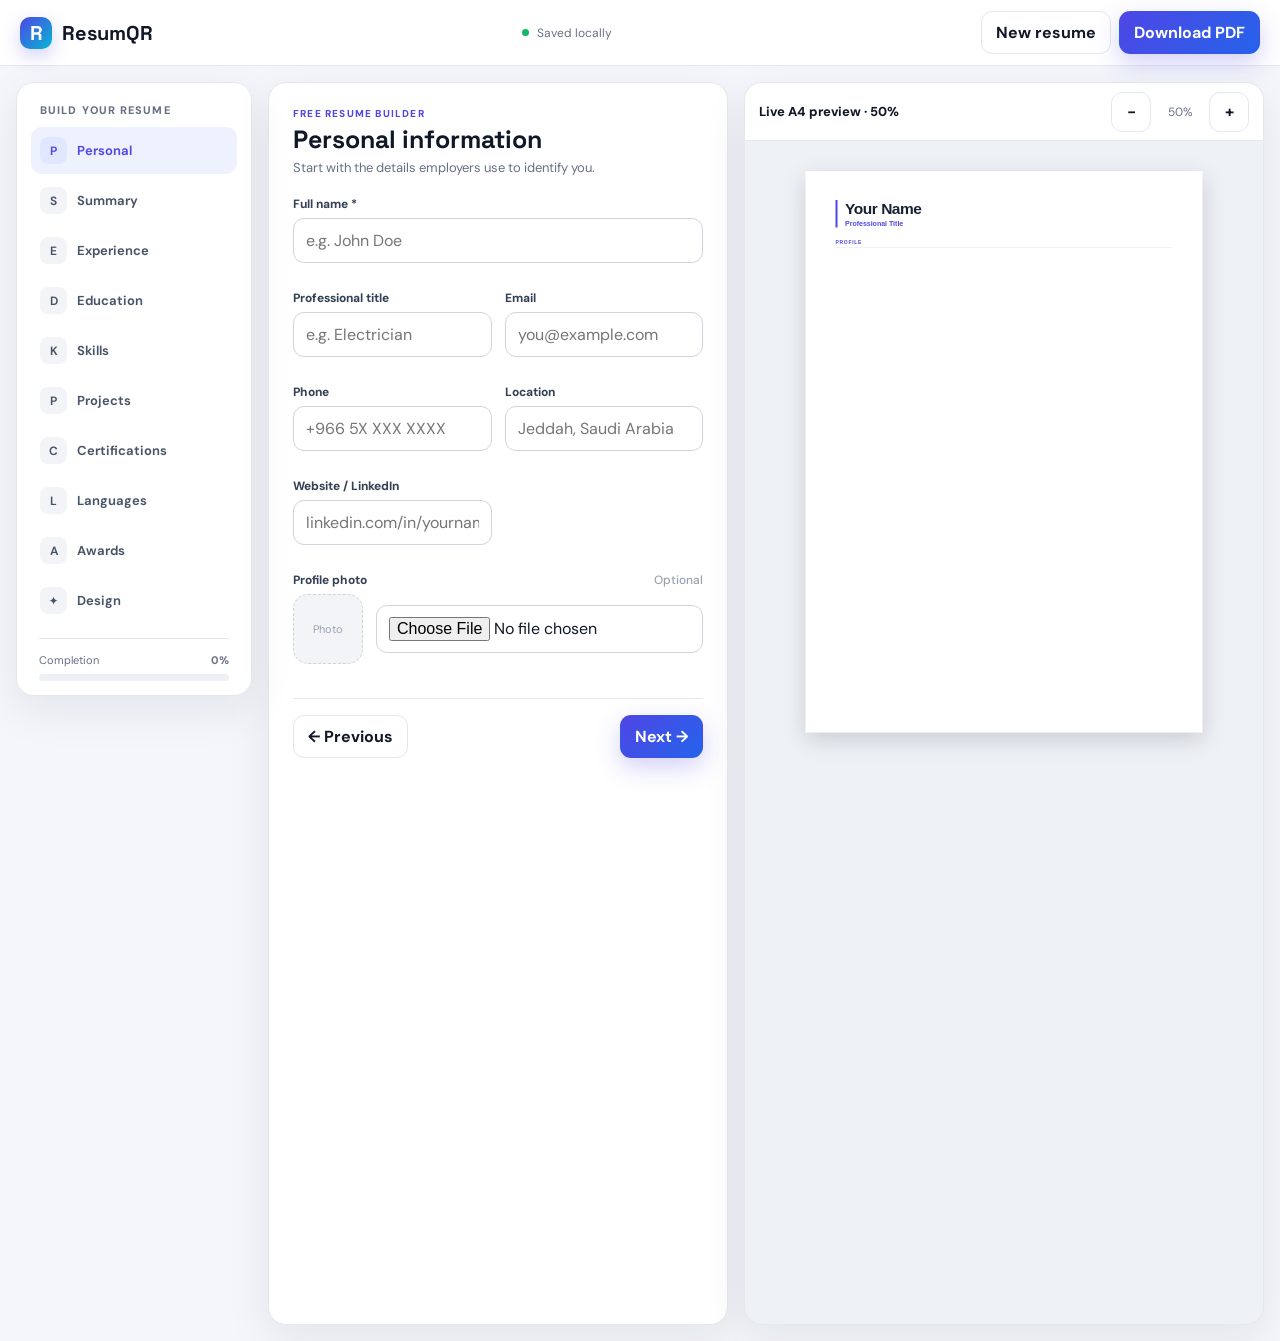
<file: resume-builder.html>
<!doctype html>
<html lang="en">
<head>
<meta charset="utf-8">
<meta name="viewport" content="width=device-width,initial-scale=1,viewport-fit=cover">
<title>Free Resume Builder | ResumQR</title>
<meta name="description" content="Create a professional ATS-friendly resume with a live A4 preview. Free, no signup, no watermark.">
<link rel="canonical" href="https://ghtools.github.io/resume-builder.html">
<meta name="robots" content="index,follow">
<meta name="theme-color" content="#4f46e5">
<meta property="og:title" content="Free Resume Builder | ResumQR">
<meta property="og:description" content="Build a professional resume free with live A4 preview and PDF export.">
<link rel="preconnect" href="https://fonts.googleapis.com">
<link rel="preconnect" href="https://fonts.gstatic.com" crossorigin>
<link href="https://fonts.googleapis.com/css2?family=DM+Sans:wght@400;500;600;700&family=Space+Grotesk:wght@500;600;700&family=Source+Serif+4:wght@400;600;700&display=swap" rel="stylesheet">
<style>
:root{--bg:#f4f6fb;--panel:#fff;--panel2:#f8f9fc;--text:#101828;--muted:#667085;--line:#e4e7ec;--brand:#4f46e5;--brand2:#4338ca;--success:#12b76a;--danger:#d92d20;--shadow:0 14px 45px rgba(16,24,40,.08);--r:18px}
*{box-sizing:border-box}html{scroll-behavior:smooth}body{margin:0;background:var(--bg);color:var(--text);font-family:"DM Sans",system-ui,sans-serif}button,input,textarea,select{font:inherit}button{cursor:pointer}a{text-decoration:none;color:inherit}
.topbar{height:66px;background:rgba(255,255,255,.94);backdrop-filter:blur(18px);border-bottom:1px solid var(--line);display:flex;align-items:center;padding:0 20px;position:sticky;top:0;z-index:100}
.brand{display:flex;align-items:center;gap:10px;font-family:"Space Grotesk";font-weight:700;font-size:20px}.brandmark{width:32px;height:32px;border-radius:10px;background:linear-gradient(135deg,#4f46e5,#06b6d4);display:grid;place-items:center;color:#fff;font-weight:800;box-shadow:0 7px 18px rgba(79,70,229,.25)}
.top-center{margin:auto;display:flex;align-items:center;gap:8px;color:var(--muted);font-size:12px}.save-dot{width:7px;height:7px;border-radius:50%;background:var(--success)}.top-actions{display:flex;gap:8px}.btn{border:1px solid var(--line);background:#fff;color:var(--text);border-radius:11px;padding:10px 14px;font-weight:700;display:inline-flex;align-items:center;justify-content:center;gap:8px}.btn:hover{border-color:#c8cdd5;background:#f8fafc}.btn-primary{background:linear-gradient(135deg,#4f46e5,#2563eb);border-color:transparent;color:#fff;box-shadow:0 9px 24px rgba(79,70,229,.25)}.btn-primary:hover{filter:brightness(.98);transform:translateY(-1px)}.btn-icon{width:40px;height:40px;padding:0}.btn-danger{color:var(--danger)}.btn:disabled{opacity:.45;cursor:not-allowed}
.app{max-width:1540px;margin:auto;padding:16px;display:grid;grid-template-columns:236px minmax(390px,500px) minmax(520px,1fr);gap:16px;min-height:calc(100vh - 66px)}
.panel{background:var(--panel);border:1px solid var(--line);border-radius:var(--r);box-shadow:var(--shadow)}
.sidebar{height:max-content;position:sticky;top:82px;padding:14px}.sidebar-label{font-size:11px;text-transform:uppercase;letter-spacing:.1em;font-weight:800;color:var(--muted);padding:6px 9px 10px}.nav-list{display:grid;gap:3px}.nav-item{width:100%;border:0;background:transparent;border-radius:11px;padding:10px 9px;display:flex;align-items:center;gap:10px;color:#475467;text-align:left;font-weight:650;font-size:13px}.nav-item:hover{background:#f7f8fc}.nav-item.active{background:#eef2ff;color:var(--brand)}.nav-icon{width:27px;height:27px;border-radius:8px;background:#f2f4f7;display:grid;place-items:center;font-size:12px}.nav-item.active .nav-icon{background:#e0e7ff}.progress{border-top:1px solid var(--line);margin:14px 8px 0;padding-top:14px}.progress-head{display:flex;justify-content:space-between;font-size:11px;color:var(--muted);margin-bottom:7px}.progress-bar{height:7px;background:#edf0f5;border-radius:99px;overflow:hidden}.progress-fill{height:100%;width:0;background:linear-gradient(90deg,#4f46e5,#06b6d4);transition:width .3s}
.editor{padding:24px;min-width:0}.editor-head{display:flex;justify-content:space-between;gap:12px;margin-bottom:20px}.eyebrow{font-size:10px;text-transform:uppercase;letter-spacing:.12em;color:var(--brand);font-weight:800}.editor h1{font-family:"Space Grotesk";font-size:25px;line-height:1.15;margin:5px 0}.editor-sub{font-size:13px;color:var(--muted);margin:0}.section{display:none}.section.active{display:block;animation:sectionIn .18s ease}@keyframes sectionIn{from{opacity:.5;transform:translateY(4px)}to{opacity:1;transform:none}}
.field-grid{display:grid;grid-template-columns:1fr 1fr;gap:13px}.field-group{margin-bottom:14px}.field-group.full{grid-column:1/-1}.label{display:flex;justify-content:space-between;gap:8px;font-size:12px;font-weight:750;color:#344054;margin-bottom:6px}.label span{font-weight:500;color:#98a2b3}.field,.textarea,.select{width:100%;border:1px solid #d0d5dd;border-radius:11px;padding:11px 12px;background:#fff;color:var(--text);outline:0;transition:.15s}.textarea{resize:vertical;min-height:110px;line-height:1.55}.field:focus,.textarea:focus,.select:focus{border-color:#8b83f7;box-shadow:0 0 0 3px rgba(79,70,229,.1)}.hint{font-size:11px;color:var(--muted);margin-top:5px}.count{text-align:right}.section-card{border:1px solid var(--line);border-radius:14px;padding:14px;margin-bottom:12px;background:#fcfcfd}.card-head{display:flex;align-items:center;justify-content:space-between;gap:8px;margin-bottom:12px}.card-title{font-size:13px;font-weight:800}.card-actions{display:flex;gap:5px}.small-btn{border:1px solid var(--line);background:#fff;border-radius:8px;padding:6px 9px;font-size:11px;font-weight:750}.small-btn:hover{background:#f8fafc}.add{width:100%;border:1px dashed #aeb5ef;background:#f8f8ff;color:var(--brand);padding:11px;border-radius:11px;font-weight:800}.add:hover{background:#f1f2ff}.check{display:flex;align-items:center;gap:8px;font-size:12px;color:#475467}.check input{accent-color:var(--brand)}
.photo-row{display:flex;align-items:center;gap:13px}.avatar{width:70px;height:70px;border-radius:15px;background:#f2f4f7;border:1px dashed #cfd4dc;display:grid;place-items:center;color:#98a2b3;overflow:hidden;flex:none;font-size:11px}.avatar img{width:100%;height:100%;object-fit:cover}
.template-grid{display:grid;grid-template-columns:repeat(2,1fr);gap:10px}
.template-card{border:2px solid var(--line);border-radius:13px;padding:9px;background:#fff;cursor:pointer;transition:.16s}
.template-card:hover{transform:translateY(-1px);border-color:#c8cdf8}
.template-card.active{border-color:var(--brand);box-shadow:0 0 0 3px rgba(79,70,229,.08)}
.template-thumb{height:94px;border-radius:8px;background:#f3f5f8;padding:9px;display:flex;gap:7px;overflow:hidden}
.template-thumb .thumb-main{flex:1;position:relative;padding-top:7px}
.template-thumb b,.template-thumb i,.template-thumb em{display:block;height:4px;border-radius:6px;background:#c8d0dc;margin:7px 0}
.template-thumb b{width:58%;height:7px;background:#667085}
.template-thumb i{width:36%;background:#aeb8c7}
.template-thumb em{width:88%}
.template-thumb em:last-child{width:68%}
.t-modern .thumb-main:before{content:"";display:block;height:3px;background:#5b5cf0;position:absolute;left:0;right:0;top:0;border-radius:8px}
.t-executive .thumb-side,.t-corporate .thumb-side{width:27%;background:#182235;border-radius:5px}
.t-executive .thumb-main,.t-corporate .thumb-main{padding-top:2px}
.t-ats{background:#fff;border:1px solid #e4e7ec}
.t-ats .thumb-main:before{content:"";display:block;width:70%;height:6px;background:#111827;border-radius:2px;margin-bottom:10px}
.t-elegant .thumb-main{text-align:center}.t-elegant b{margin-left:22%;width:56%;background:#374151}.t-elegant i{margin-left:30%;width:40%;height:2px}
.t-creative{background:linear-gradient(135deg,#eef2ff,#ecfeff)}.t-creative .thumb-main:before{content:"";display:block;width:18%;height:65px;position:absolute;left:0;top:0;background:#5b5cf0;border-radius:5px}.t-creative b,.t-creative i,.t-creative em{margin-left:24%}
.t-minimal .thumb-main{padding:13px}.t-minimal b{width:42%;height:5px;background:#111827}.t-minimal i{width:24%;height:2px}.t-minimal em{height:3px;background:#d5dbe4}
.t-compact b,.t-compact i,.t-compact em{height:3px;margin:4px 0}.t-compact b{height:6px}
.t-bold{background:#111827}.t-bold b{background:#fff}.t-bold i{background:#8b95a5}.t-bold em{background:#5f6b7d}
.t-editorial .thumb-main{font-family:Georgia,serif}.t-editorial b{height:8px;background:#222}.t-editorial i{height:1px;background:#222;width:100%}
.template-name{font-size:12px;font-weight:800;margin-top:8px}.template-desc{font-size:10px;color:#98a2b3;margin-top:1px}
.colors{display:flex;flex-wrap:wrap;gap:10px}.color-dot{width:30px;height:30px;border-radius:50%;border:3px solid #fff;box-shadow:0 0 0 1px #d0d5dd}.color-dot.active{box-shadow:0 0 0 2px var(--brand)}
.date-grid{display:grid;grid-template-columns:1fr 1fr;gap:10px;grid-column:1/-1}
.date-field{position:relative}.date-field .label{margin-bottom:6px}
.date-field input[type="month"]{padding-right:8px}
.lang-level{appearance:auto}
.paper-executive .paper-head,.paper-corporate .paper-head{padding-right:110px}
.paper-executive .side .photo,.paper-corporate .side .photo{position:static;display:block;margin:0 0 14px}
.paper-executive .side .paper-head,.paper-corporate .side .paper-head{padding-right:0}
.paper-executive .side .contact,.paper-corporate .side .contact{word-break:break-word}
.paper-ats{font-family:Arial,sans-serif;padding:54px 62px}
.paper-ats .paper-head{border-bottom:1px solid #d0d5dd;padding-bottom:14px}
.paper-ats .resume-section h3{color:#172033;border-bottom:2px solid #172033;letter-spacing:.08em}
.paper-elegant{font-family:"Source Serif 4",Georgia,serif;padding:58px 68px}
.paper-elegant .paper-head{text-align:center;border-bottom:1px solid #c9b98f;padding-bottom:18px}
.paper-elegant .paper-head h2{font-size:34px}
.paper-elegant .headline{color:#8a6d2f}
.paper-elegant .resume-section h3{color:#8a6d2f;border-bottom:0;text-align:center}
.paper-corporate{padding:0}
.paper-corporate .side{width:190px;background:#162033;color:#fff;padding:55px 22px}
.paper-corporate .main{margin-left:220px;padding:55px 55px 55px 10px}
.paper-corporate .side h2{font-size:23px}.paper-corporate .side .headline{color:#93c5fd}.paper-corporate .side .contact{color:#d0d5dd}
.paper-corporate .side h3{color:#93c5fd;border:0}
.paper-creative{padding:52px 62px}
.paper-creative:before{content:"";position:absolute;left:0;top:0;right:0;height:9px;background:linear-gradient(90deg,var(--accent),#06b6d4)}
.paper-creative .paper-head{border-left:7px solid var(--accent);padding-left:17px}
.paper-creative .resume-section h3{border-bottom:0;background:color-mix(in srgb,var(--accent) 8%,white);padding:7px 9px;border-radius:6px}
.paper-minimal{padding:64px 70px}
.paper-minimal .paper-head{border-bottom:1px solid #eceff3;padding-bottom:18px}
.paper-minimal .resume-section h3{border:0;color:#98a2b3;padding:0}
.paper-compact{padding:42px 52px}.paper-compact .resume-section{margin-top:16px}.paper-compact .resume-entry{margin-bottom:8px}.paper-compact .entry-desc{margin-top:3px;line-height:1.4}.paper-compact .resume-section h3{margin-bottom:7px}
.paper-bold{padding:0}
.paper-bold .paper-head{background:#172033;color:#fff;padding:48px 58px 35px}
.paper-bold .paper-head .headline{color:#a5b4fc}.paper-bold .contact{color:#cbd5e1}.paper-bold .photo{top:45px}
.paper-bold .resume-section{margin-left:58px;margin-right:58px}.paper-bold .resume-section h3{border-bottom:2px solid var(--accent)}
.paper-editorial{font-family:"Source Serif 4",Georgia,serif;padding:56px 66px}
.paper-editorial .paper-head{display:grid;grid-template-columns:1fr auto;align-items:end;border-bottom:2px solid #172033;padding-bottom:18px}
.paper-editorial .paper-head .contact{grid-column:1/-1}.paper-editorial .resume-section h3{font-family:Arial,sans-serif;color:#172033;border-bottom:1px solid #172033}
.paper-editorial .entry-top{font-size:12px}.paper-editorial .entry-desc,.paper-editorial .summary{font-size:10.5px}
.paper-sidebar .side .photo{position:static;display:block;margin:0 0 14px}
@media(max-width:760px){.date-grid{grid-template-columns:1fr}.template-grid{grid-template-columns:1fr 1fr}}
.nav-buttons{display:flex;justify-content:space-between;gap:10px;margin-top:20px;padding-top:16px;border-top:1px solid var(--line)}
.preview{display:flex;flex-direction:column;min-width:0;overflow:hidden;background:#eef1f6}.preview-toolbar{height:58px;background:#fff;border-bottom:1px solid var(--line);display:flex;align-items:center;justify-content:space-between;padding:0 14px;gap:10px}.preview-label{font-weight:800;font-size:13px}.toolbar{display:flex;align-items:center;gap:6px}.zoom-value{font-size:12px;color:var(--muted);min-width:46px;text-align:center}.preview-scroll{flex:1;overflow:auto;padding:30px;display:flex;justify-content:center;align-items:flex-start}.paper-wrap{transform-origin:top center}.paper{width:794px;min-height:1123px;background:#fff;color:#172033;box-shadow:0 14px 44px rgba(16,24,40,.16);padding:58px 60px;position:relative;font-family:Arial,sans-serif}.paper h2{margin:0;font-size:31px;line-height:1.08;letter-spacing:-.03em}.paper .headline{font-size:14px;color:var(--accent);font-weight:700;margin-top:6px}.contact{font-size:10.5px;color:#667085;margin-top:9px;line-height:1.6}.resume-section{margin-top:23px}.resume-section h3{font-size:10px;text-transform:uppercase;letter-spacing:.14em;color:var(--accent);border-bottom:1px solid #dfe3e8;padding-bottom:6px;margin:0 0 11px;font-weight:800}.summary{font-size:10.5px;line-height:1.62;color:#475467;white-space:pre-line}.resume-entry{margin-bottom:13px}.entry-top{display:flex;justify-content:space-between;gap:16px;font-size:11px;font-weight:800}.entry-date{font-weight:600;color:#667085;white-space:nowrap}.entry-sub{font-size:10px;color:#667085;margin-top:2px}.entry-desc{font-size:10px;color:#475467;line-height:1.55;margin:5px 0 0;white-space:pre-line}.skills{display:flex;flex-wrap:wrap;gap:5px}.skill{font-size:9px;padding:4px 7px;border-radius:5px;background:#f2f4f7;color:#344054}.photo{width:74px;height:74px;border-radius:50%;object-fit:cover;position:absolute;right:60px;top:57px;border:3px solid #fff}.paper-modern .paper-head{border-left:4px solid var(--accent);padding-left:15px}.paper-classic{font-family:Georgia,serif}.paper-classic .paper-head{text-align:center;border-bottom:2px solid #222;padding-bottom:18px}.paper-classic .headline,.paper-classic .resume-section h3{color:#222}.paper-minimal{padding:64px 70px}.paper-minimal .resume-section h3{border:0;color:#98a2b3;padding:0}.paper-sidebar{padding:0}.paper-sidebar .side{width:215px;background:#172033;color:#fff;position:absolute;left:0;top:0;bottom:0;padding:58px 25px}.paper-sidebar .side h2{font-size:25px}.paper-sidebar .side .headline,.paper-sidebar .side .contact{color:#d0d5dd}.paper-sidebar .side h3{color:#a5b4fc;border:0}.paper-sidebar .main{margin-left:245px;padding:58px 45px 58px 20px}.paper-sidebar .main h3{color:var(--accent)}
.mobile-tabs{display:none}.toast{position:fixed;right:20px;bottom:20px;background:#101828;color:#fff;padding:12px 15px;border-radius:11px;box-shadow:var(--shadow);font-size:13px;z-index:300}.modal-backdrop{position:fixed;inset:0;background:rgba(16,24,40,.45);display:none;align-items:center;justify-content:center;z-index:250;padding:18px}.modal-backdrop.open{display:flex}.modal{background:#fff;border-radius:18px;width:min(520px,100%);padding:22px;box-shadow:0 25px 80px rgba(0,0,0,.2)}.modal h2{font-family:"Space Grotesk";margin:0 0 8px}.modal p{color:var(--muted);font-size:13px;line-height:1.6}.modal-actions{display:flex;justify-content:flex-end;gap:8px;margin-top:18px}
@media(max-width:1120px){.app{grid-template-columns:210px minmax(330px,1fr)}.preview{grid-column:1/-1;min-height:720px}.sidebar{position:static}}
@media(max-width:760px){.topbar{height:58px;padding:0 12px}.top-center{display:none}.top-actions .secondary{display:none}.app{display:block;padding:0}.sidebar,.editor,.preview{border-radius:0;border-left:0;border-right:0;box-shadow:none}.sidebar{position:sticky;top:58px;z-index:90;padding:7px;border-bottom:1px solid var(--line)}.sidebar-label,.progress{display:none}.nav-list{display:flex;overflow:auto;gap:4px}.nav-item{white-space:nowrap;padding:8px 9px;font-size:11px;width:auto}.nav-icon{display:none}.editor{padding:17px}.editor h1{font-size:21px}.field-grid{grid-template-columns:1fr}.field-group.full{grid-column:auto}.preview{margin-top:10px;display:flex;min-height:620px}.preview-toolbar{position:sticky;top:0;z-index:10}.preview-scroll{padding:18px 8px;min-height:650px}.paper{width:794px;min-height:1123px}.preview .paper-wrap{transform:scale(.5);margin-bottom:-560px}.mobile-tabs{display:flex;position:sticky;bottom:0;z-index:110;background:#fff;border-top:1px solid var(--line)}.mobile-tabs button{flex:1;border:0;background:#fff;padding:13px;font-weight:800;color:var(--muted)}.mobile-tabs button.active{color:var(--brand)}.mobile-hidden{display:none!important}.template-grid{grid-template-columns:1fr 1fr}}
@media print{ @page{size:A4;margin:0} html,body{background:#fff!important} body.printing>*{display:none!important} body.printing #printRoot{display:block!important} #printRoot .paper{width:210mm!important;min-height:297mm!important;height:auto!important;box-shadow:none!important;margin:0!important;padding:15mm!important;transform:none!important} #printRoot{background:#fff!important} }
</style>
</head>
<body>
<header class="topbar">
<a class="brand" href="index.html"><span class="brandmark">R</span>ResumQR</a>
<div class="top-center"><span class="save-dot"></span><span id="saveText">Saved locally</span></div>
<div class="top-actions"><button class="btn secondary" id="newResume">New resume</button><button class="btn btn-primary" id="savePdf">Download PDF</button></div>
</header>

<main class="app">
<aside class="panel sidebar">
<div class="sidebar-label">Build your resume</div>
<nav class="nav-list" id="sectionNav"></nav>
<div class="progress"><div class="progress-head"><span>Completion</span><strong id="progressText">0%</strong></div><div class="progress-bar"><div class="progress-fill" id="progressFill"></div></div></div>
</aside>

<section class="panel editor" id="editor">
<div class="editor-head"><div><div class="eyebrow">Free Resume Builder</div><h1 id="editorTitle">Personal information</h1><p class="editor-sub" id="editorSub">Start with the details employers use to identify you.</p></div></div>

<div class="section active" data-section="personal">
<div class="field-grid">
<div class="field-group full"><label class="label">Full name *</label><input class="field" id="name" placeholder="e.g. John Doe"></div>
<div class="field-group"><label class="label">Professional title</label><input class="field" id="headline" placeholder="e.g. Electrician"></div>
<div class="field-group"><label class="label">Email</label><input class="field" id="email" type="email" placeholder="you@example.com"></div>
<div class="field-group"><label class="label">Phone</label><input class="field" id="phone" placeholder="+966 5X XXX XXXX"></div>
<div class="field-group"><label class="label">Location</label><input class="field" id="location" placeholder="Jeddah, Saudi Arabia"></div>
<div class="field-group"><label class="label">Website / LinkedIn</label><input class="field" id="website" placeholder="linkedin.com/in/yourname"></div>
<div class="field-group full"><label class="label">Profile photo <span>Optional</span></label><div class="photo-row"><div class="avatar" id="avatar">Photo</div><input class="field" id="photo" type="file" accept="image/png,image/jpeg,image/webp"></div></div>
</div>
</div>

<div class="section" data-section="summary">
<div class="field-group"><label class="label">Professional summary</label><textarea class="textarea" id="summary" maxlength="800" placeholder="Write 2–4 concise sentences about your experience, strengths and career direction."></textarea><div class="hint count"><span id="summaryCount">0</span>/800</div></div>
</div>

<div class="section" data-section="experience">
<div id="experienceList"></div><button class="add" id="addExperience">+ Add work experience</button>
</div>

<div class="section" data-section="education">
<div id="educationList"></div><button class="add" id="addEducation">+ Add education</button>
</div>

<div class="section" data-section="skills">
<div class="field-group"><label class="label">Skills</label><textarea class="textarea" id="skills" placeholder="Customer service, Microsoft Office, Driving, Plumbing, Sales"></textarea><div class="hint">Separate skills with commas.</div></div>
</div>

<div class="section" data-section="projects">
<div id="projectsList"></div><button class="add" id="addProject">+ Add project</button>
</div>

<div class="section" data-section="certifications">
<div id="certificationsList"></div><button class="add" id="addCertification">+ Add certification</button>
</div>

<div class="section" data-section="languages">
<p class="hint" style="margin-bottom:12px">Use a standard proficiency level such as Native, Bilingual, Fluent, Advanced or Professional working proficiency.</p><div id="languagesList"></div><button class="add" id="addLanguage">+ Add language</button>
</div>

<div class="section" data-section="awards">
<div id="awardsList"></div><button class="add" id="addAward">+ Add award</button>
</div>

<div class="section" data-section="design">
<div class="field-group">
<label class="label">Resume template <span>10 professional layouts</span></label>
<div class="template-grid" id="templates">
<div class="template-card active" data-template="modern"><div class="template-thumb t-modern"><div class="thumb-main"><b></b><i></i><em></em><em></em></div></div><div class="template-name">Modern</div><div class="template-desc">Clean & polished</div></div>
<div class="template-card" data-template="executive"><div class="template-thumb t-executive"><div class="thumb-side"></div><div class="thumb-main"><b></b><i></i><em></em></div></div><div class="template-name">Executive</div><div class="template-desc">Leadership style</div></div>
<div class="template-card" data-template="ats"><div class="template-thumb t-ats"><div class="thumb-main"><b></b><i></i><em></em><em></em></div></div><div class="template-name">ATS Clean</div><div class="template-desc">Recruiter friendly</div></div>
<div class="template-card" data-template="elegant"><div class="template-thumb t-elegant"><div class="thumb-main"><b></b><i></i><em></em></div></div><div class="template-name">Elegant</div><div class="template-desc">Refined & classic</div></div>
<div class="template-card" data-template="corporate"><div class="template-thumb t-corporate"><div class="thumb-side"></div><div class="thumb-main"><b></b><i></i><em></em></div></div><div class="template-name">Corporate</div><div class="template-desc">Professional & strong</div></div>
<div class="template-card" data-template="creative"><div class="template-thumb t-creative"><div class="thumb-main"><b></b><i></i><em></em><em></em></div></div><div class="template-name">Creative</div><div class="template-desc">Eye-catching</div></div>
<div class="template-card" data-template="minimal"><div class="template-thumb t-minimal"><div class="thumb-main"><b></b><i></i><em></em><em></em></div></div><div class="template-name">Minimal</div><div class="template-desc">Simple & airy</div></div>
<div class="template-card" data-template="compact"><div class="template-thumb t-compact"><div class="thumb-main"><b></b><i></i><em></em><em></em><em></em></div></div><div class="template-name">Compact</div><div class="template-desc">More content</div></div>
<div class="template-card" data-template="bold"><div class="template-thumb t-bold"><div class="thumb-main"><b></b><i></i><em></em></div></div><div class="template-name">Bold</div><div class="template-desc">Modern impact</div></div>
<div class="template-card" data-template="editorial"><div class="template-thumb t-editorial"><div class="thumb-main"><b></b><i></i><em></em></div></div><div class="template-name">Editorial</div><div class="template-desc">Premium typography</div></div>
</div>
</div>
<div class="field-group"><label class="label">Accent color <span>Works with every template</span></label><div class="colors" id="colors"></div></div>
<div class="field-grid">
<div class="field-group"><label class="label">Resume font</label><select class="select" id="font"><option value="Arial,sans-serif">Arial</option><option value="Inter,Arial,sans-serif">Inter</option><option value="Georgia,serif">Georgia</option></select></div>
<div class="field-group"><label class="label">Page size</label><select class="select" id="pageSize"><option value="A4">A4</option><option value="Letter">Letter</option></select></div>
</div>
</div>

<div class="nav-buttons"><button class="btn" id="prev">← Previous</button><button class="btn btn-primary" id="next">Next →</button></div>
</section>

<section class="panel preview" id="previewPanel">
<div class="preview-toolbar"><span class="preview-label">Live A4 preview · 50%</span><div class="toolbar"><button class="btn btn-icon" id="zoomOut">−</button><span class="zoom-value" id="zoom">50%</span><button class="btn btn-icon" id="zoomIn">+</button></div></div>
<div class="preview-scroll" id="previewScroll"><div class="paper-wrap" id="paperWrap"></div></div>
</section>
</main>

<div class="mobile-tabs"><button class="active" id="editTab">Edit resume</button><button id="previewTab">Preview</button></div>
<div id="printRoot" style="display:none"></div>
<div id="toastRoot"></div>

<script>
(()=>{"use strict";
const KEY="resumqr-resume-v3";
const sections=[
["personal","Personal","P","Your contact details and profile photo."],
["summary","Summary","S","A concise introduction for employers."],
["experience","Experience","E","Show your work history and achievements."],
["education","Education","D","Add qualifications, schools and dates."],
["skills","Skills","K","List your strongest job-relevant skills."],
["projects","Projects","P","Highlight useful projects and practical work."],
["certifications","Certifications","C","Add licenses, certificates and training."],
["languages","Languages","L","Show languages and proficiency."],
["awards","Awards","A","Add awards, honors or recognition."],
["design","Design","✦","Choose your visual style and color."]
];
const subtitles=Object.fromEntries(sections.map(x=>[x[0],x[3]]));
let current=0,zoom=.5,photoData="";
let data={name:"",headline:"",email:"",phone:"",location:"",website:"",summary:"",skills:"",experience:[],education:[],projects:[],certifications:[],languages:[],awards:[],template:"modern",accent:"#4F46E5",font:"Arial,sans-serif",pageSize:"A4"};
const $=id=>document.getElementById(id);
const esc=s=>String(s??"").replace(/[&<>"']/g,m=>({"&":"&amp;","<":"&lt;",">":"&gt;",'"':"&quot;","'":"&#39;"}[m]));
const txt=(s)=>String(s??"").trim();
function toast(msg){const t=document.createElement("div");t.className="toast";t.textContent=msg;$("toastRoot").appendChild(t);setTimeout(()=>t.remove(),2400)}
function save(){try{localStorage.setItem(KEY,JSON.stringify({...data,photo:photoData}));$("saveText").textContent="Saved locally";}catch(e){}}
function load(){try{const x=JSON.parse(localStorage.getItem(KEY));if(x){data={...data,...x};photoData=x.photo||""}}catch(e){}}
function nav(){const root=$("sectionNav");root.textContent="";sections.forEach((s,i)=>{const b=document.createElement("button");b.className="nav-item"+(i===current?" active":"");b.type="button";const icon=document.createElement("span");icon.className="nav-icon";icon.textContent=s[2];const label=document.createElement("span");label.textContent=s[1];b.append(icon,label);b.onclick=()=>go(i);root.appendChild(b)})}
function go(i){current=Math.max(0,Math.min(sections.length-1,i));document.querySelectorAll(".section").forEach((s,n)=>s.classList.toggle("active",n===current));$("editorTitle").textContent=sections[current][1];$("editorSub").textContent=subtitles[sections[current][0]];$("prev").disabled=current===0;$("next").textContent=current===sections.length-1?"Done ✓":"Next →";nav();window.scrollTo({top:0,behavior:"smooth"})}
function bindBasic(){["name","headline","email","phone","location","website","summary","skills"].forEach(id=>$(id).addEventListener("input",()=>{data[id]=$(id).value;if(id==="summary")$("summaryCount").textContent=data.summary.length;render();save();progress()}));$("font").addEventListener("change",()=>{data.font=$("font").value;render();save()});$("pageSize").addEventListener("change",()=>{data.pageSize=$("pageSize").value;render();save()})}
function fillBasic(){["name","headline","email","phone","location","website","summary","skills"].forEach(id=>$(id).value=data[id]||"");$("font").value=data.font;$("pageSize").value=data.pageSize;$("summaryCount").textContent=data.summary.length;$("avatar").textContent="Photo";if(photoData){const img=document.createElement("img");img.src=photoData;img.alt="";$("avatar").textContent="";$("avatar").appendChild(img)}renderColors();document.querySelectorAll(".template-card").forEach(c=>c.classList.toggle("active",c.dataset.template===data.template));renderLists()}
function renderColors(){const colors=["#4F46E5","#2563EB","#0891B2","#0F766E","#B42318","#7A5AF8","#344054","#111827"];const r=$("colors");r.textContent="";colors.forEach(c=>{const b=document.createElement("button");b.type="button";b.className="color-dot"+(c===data.accent?" active":"");b.style.background=c;b.setAttribute("aria-label","Use "+c);b.onclick=()=>{data.accent=c;renderColors();render();save()};r.appendChild(b)})}
function field(label,value,key){const wrap=document.createElement("div");wrap.className="field-group";const l=document.createElement("label");l.className="label";l.textContent=label;const input=document.createElement("input");input.className="field";input.value=value||"";input.dataset.key=key;wrap.append(l,input);return wrap}
function area(label,value,key){const wrap=document.createElement("div");wrap.className="field-group full";const l=document.createElement("label");l.className="label";l.textContent=label;const input=document.createElement("textarea");input.className="textarea";input.value=value||"";input.dataset.key=key;wrap.append(l,input);return wrap}
function monthField(label,value,key){
const wrap=document.createElement("div");wrap.className="date-field";
const l=document.createElement("label");l.className="label";l.textContent=label;
const input=document.createElement("input");input.className="field";input.type="month";input.value=value||"";input.dataset.key=key;
wrap.append(l,input);return wrap
}
function card(rootId,type,title,fields,extra){const root=$(rootId);root.textContent="";data[type].forEach((item,i)=>{const c=document.createElement("div");c.className="section-card";const head=document.createElement("div");head.className="card-head";const h=document.createElement("span");h.className="card-title";h.textContent=title+" "+(i+1);const acts=document.createElement("div");acts.className="card-actions";const up=mini("↑","Move up"),down=mini("↓","Move down"),del=mini("Delete","Delete");del.classList.add("btn-danger");acts.append(up,down,del);head.append(h,acts);const grid=document.createElement("div");grid.className="field-grid";fields.forEach(f=>grid.append(f.kind==="area"?area(f.label,item[f.key],f.key):field(f.label,item[f.key],f.key)));c.append(head,grid);if(extra){const ex=extra(item);if(ex)c.append(ex)}c.querySelectorAll("input[data-key],textarea[data-key],select[data-key]").forEach(el=>el.addEventListener("input",()=>{item[el.dataset.key]=el.value;render();save();progress()}));del.onclick=()=>{data[type].splice(i,1);renderLists();render();save();progress()};up.onclick=()=>{if(i>0){[data[type][i-1],data[type][i]]=[data[type][i],data[type][i-1]];renderLists();render();save()}};down.onclick=()=>{if(i<data[type].length-1){[data[type][i+1],data[type][i]]=[data[type][i],data[type][i+1]];renderLists();render();save()}};root.appendChild(c)})}
function mini(label,title){const b=document.createElement("button");b.type="button";b.className="small-btn";b.textContent=label;b.title=title;return b}
function renderLists(){
card("experienceList","experience","Experience",[
{label:"Job title",key:"title"},{label:"Company",key:"company"},{label:"Location",key:"location"},{label:"Description / achievements",key:"description",kind:"area"}],
item=>{
const w=document.createElement("div");w.className="date-grid";
w.append(monthField("Start date",item.startDate,"startDate"),monthField("End date",item.endDate,"endDate"));
const check=document.createElement("label");check.className="check";const c=document.createElement("input");c.type="checkbox";c.checked=!!item.current;c.onchange=()=>{item.current=c.checked;if(c.checked)item.endDate="";renderLists();render();save()};check.append(c,document.createTextNode("I currently work here"));w.append(check);return w
});
card("educationList","education","Education",[
{label:"Degree / qualification",key:"degree"},{label:"School / institution",key:"school"},{label:"Location",key:"location"}
],
item=>{const w=document.createElement("div");w.className="date-grid";w.append(monthField("Start date",item.startDate,"startDate"),monthField("End date",item.endDate,"endDate"));return w});

card("projectsList","projects","Project",[{label:"Project name",key:"title"},{label:"Link",key:"link"},{label:"Description",key:"description",kind:"area"}]);
card("certificationsList","certifications","Certification",[{label:"Certificate / license",key:"title"},{label:"Issuer",key:"issuer"},{label:"Year",key:"year"}]);
card("languagesList","languages","Language",[{label:"Language",key:"name"}],
item=>{
const wrap=document.createElement("div");wrap.className="field-group";
const l=document.createElement("label");l.className="label";l.textContent="Proficiency";
const s=document.createElement("select");s.className="select lang-level";s.dataset.key="level";
[
["Native","Native"],
["Bilingual","Bilingual"],
["Fluent","Fluent"],
["Advanced","Advanced"],
["Professional working proficiency","Professional working proficiency"],
["Intermediate","Intermediate"],
["Elementary","Elementary"],
["Beginner","Beginner"]
].forEach(([v,t])=>{const o=document.createElement("option");o.value=v;o.textContent=t;s.appendChild(o)});
s.value=item.level||"Professional working proficiency";
wrap.append(l,s);
return wrap
});
card("awardsList","awards","Award",[{label:"Award / recognition",key:"title"},{label:"Issuer",key:"issuer"},{label:"Year",key:"year"}]);
}
function add(type,obj){data[type].push(obj);renderLists();render();save();progress()}
function formatRange(x){
  if(!x) return "";
  const formatMonth = v => {
    if(!v) return "";
    const m = String(v).match(/^(\d{4})-(\d{2})$/);
    if(!m) return String(v);
    const months=["January","February","March","April","May","June","July","August","September","October","November","December"];
    return (months[Number(m[2])-1] || m[2]) + " " + m[1];
  };
  const start=formatMonth(x.startDate);
  const end=x.current ? "Present" : formatMonth(x.endDate);
  if(start && end) return start + " – " + end;
  return start || end || "";
}
function escLine(s){return esc(s).replace(/\n/g,"<br>")}
function section(title,html){return html?'<section class="resume-section"><h3>'+title+"</h3>"+html+"</section>":""}
function entry(x,sub){return '<div class="resume-entry"><div class="entry-top"><span>'+esc(x.title||"")+'</span><span class="entry-date">'+esc(formatRange(x)||x.dates||"")+'</span></div><div class="entry-sub">'+esc(sub||"")+'</div><p class="entry-desc">'+escLine(x.description||"")+"</p></div>"}
function render(){
const exp=data.experience.map(x=>entry(x,(x.company||"")+(x.location?" · "+x.location:""))).join("");
const edu=data.education.map(x=>'<div class="resume-entry"><div class="entry-top"><span>'+esc(x.degree||"")+'</span><span class="entry-date">'+esc(formatRange(x)||x.dates||"")+'</span></div><div class="entry-sub">'+esc((x.school||"")+(x.location?" · "+x.location:""))+"</div></div>").join("");
const proj=data.projects.map(x=>'<div class="resume-entry"><div class="entry-top"><span>'+esc(x.title)+'</span><span class="entry-date">'+esc(x.link)+'</span></div><p class="entry-desc">'+escLine(x.description)+'</p></div>').join("");
const cert=data.certifications.map(x=>'<div class="resume-entry"><div class="entry-top"><span>'+esc(x.title)+'</span><span class="entry-date">'+esc(x.year)+'</span></div><div class="entry-sub">'+esc(x.issuer)+'</div></div>').join("");
const lang=data.languages.map(x=>'<div class="resume-entry"><div class="entry-top"><span>'+esc(x.name)+'</span><span class="entry-date">'+esc(x.level)+'</span></div></div>').join("");
const awards=data.awards.map(x=>'<div class="resume-entry"><div class="entry-top"><span>'+esc(x.title)+'</span><span class="entry-date">'+esc(x.year)+'</span></div><div class="entry-sub">'+esc(x.issuer)+'</div></div>').join("");
const skills=data.skills.split(",").map(x=>x.trim()).filter(Boolean).map(x=>'<span class="skill">'+esc(x)+"</span>").join("");
let head='<div class="paper-head">'+(photoData?'<img class="photo" src="'+photoData+'" alt="">':"")+'<h2>'+esc(data.name||"Your Name")+'</h2><div class="headline">'+esc(data.headline||"Professional Title")+'</div><div class="contact">'+[data.email,data.phone,data.location,data.website].filter(Boolean).map(esc).join(" · ")+"</div></div>";
let content=section("Profile",'<div class="summary">'+escLine(data.summary||"")+'</div>')+section("Experience",exp)+section("Education",edu)+section("Skills",skills?'<div class="skills">'+skills+"</div>":"")+section("Projects",proj)+section("Certifications",cert)+section("Languages",lang)+section("Awards",awards);
let paper='<div class="paper paper-'+data.template+'" style="--accent:'+data.accent+'">'+(data.template==="sidebar"?'<div class="side">'+head+'</div><div class="main">'+content+"</div>":head+content)+"</div>";
$("paperWrap").innerHTML=paper;$("paperWrap").style.transform="scale("+zoom+")";$("zoom").textContent=Math.round(zoom*100)+"%";
}
function progress(){const checks=[data.name,data.headline,data.email,data.phone,data.location,data.summary,data.experience.length,data.education.length,data.skills,data.projects.length+data.certifications.length+data.languages.length+data.awards.length];const score=Math.round(checks.filter(Boolean).length/checks.length*100);$("progressFill").style.width=score+"%";$("progressText").textContent=score+"%"}
document.querySelectorAll(".template-card").forEach(c=>c.onclick=()=>{data.template=c.dataset.template;document.querySelectorAll(".template-card").forEach(x=>x.classList.toggle("active",x===c));render();save()});
$("addExperience").onclick=()=>add("experience",{title:"",company:"",location:"",startDate:"",endDate:"",description:"",current:false});
$("addEducation").onclick=()=>add("education",{degree:"",school:"",location:"",startDate:"",endDate:""});
$("addProject").onclick=()=>add("projects",{title:"",link:"",description:""});
$("addCertification").onclick=()=>add("certifications",{title:"",issuer:"",year:""});
$("addLanguage").onclick=()=>add("languages",{name:"",level:"Professional working proficiency"});
$("addAward").onclick=()=>add("awards",{title:"",issuer:"",year:""});
$("prev").onclick=()=>go(current-1);$("next").onclick=()=>current===sections.length-1?toast("Your resume is ready to download."):go(current+1);
$("zoomIn").onclick=()=>{zoom=Math.min(1,.05+zoom);render()};$("zoomOut").onclick=()=>{zoom=Math.max(.45,zoom-.05);render()};
$("newResume").onclick=()=>{if(confirm("Start a new resume? Your saved draft will be cleared.")){localStorage.removeItem(KEY);location.reload()}};
$("photo").onchange=e=>{const f=e.target.files[0];if(!f)return;if(!f.type.startsWith("image/")||f.size>4*1024*1024){toast("Please choose an image under 4 MB.");return}const r=new FileReader();r.onload=()=>{photoData=r.result;fillBasic();render();save()};r.readAsDataURL(f)};
$("editTab").onclick=()=>{$("editor").classList.remove("mobile-hidden");$("previewPanel").classList.add("mobile-hidden");$("editTab").classList.add("active");$("previewTab").classList.remove("active")};
$("previewTab").onclick=()=>{$("editor").classList.add("mobile-hidden");$("previewPanel").classList.remove("mobile-hidden");$("previewTab").classList.add("active");$("editTab").classList.remove("active")};

function loadPdfEngine(){
if(window.jspdf?.jsPDF)return Promise.resolve(window.jspdf.jsPDF);
return new Promise((resolve,reject)=>{const s=document.createElement("script");s.src="https://cdnjs.cloudflare.com/ajax/libs/jspdf/2.5.2/jspdf.umd.min.js";s.onload=()=>window.jspdf?.jsPDF?resolve(window.jspdf.jsPDF):reject();s.onerror=reject;document.head.appendChild(s)})
}
function pdfText(doc,text,x,y,maxWidth,size,bold=false,color=[23,32,51]){
doc.setFont("helvetica",bold?"bold":"normal");doc.setFontSize(size);doc.setTextColor(...color);const lines=doc.splitTextToSize(String(text||""),maxWidth);doc.text(lines,x,y);return y+lines.length*(size*.36)}
async function downloadPDF(){
const btn=$("savePdf");const old=btn.innerHTML;btn.disabled=true;btn.textContent="Preparing PDF…";render();
try{
const JsPDF=await loadPdfEngine();const pageW=data.pageSize==="Letter"?215.9:210,pageH=data.pageSize==="Letter"?279.4:297;
const doc=new JsPDF({unit:"mm",format:data.pageSize==="Letter"?"letter":"a4",orientation:"portrait"});
const m=data.template==="compact"?12:15,contentW=pageW-m*2,accent=data.accent;
let y=18;
const addPageIfNeeded=(needed=12)=>{if(y+needed>pageH-14){doc.addPage();y=18;return true}return false};
const sideTemplate=["sidebar","corporate"].includes(data.template);
if(sideTemplate){doc.setFillColor(...(data.template==="corporate"?[15,23,42]:[23,32,51]));doc.rect(0,0,data.template==="corporate"?54:58,pageH,"F");}
if(data.template==="creative"){doc.setFillColor(...hexRgb(accent));doc.rect(0,0,pageW,5,"F");}
if(data.template==="bold"){doc.setFillColor(23,32,51);doc.rect(0,0,pageW,48,"F");}
const left=sideTemplate?(data.template==="corporate"?62:66):m;
const width=sideTemplate?pageW-left-m:contentW;
if(photoData){
try{
const px=sideTemplate?(data.template==="corporate"?15:17):pageW-m-24;
const py=sideTemplate?16:(data.template==="bold"?11:14);
doc.addImage(photoData,"JPEG",px,py,24,24);
}catch(e){}
}
const serif=["elegant","editorial"].includes(data.template);
doc.setTextColor(...(data.template==="bold"?[255,255,255]:[16,24,40]));
doc.setFont(serif?"times":"helvetica","bold");doc.setFontSize(data.template==="compact"?21:24);doc.text(data.name||"Your Name",left,y);
y+=8;doc.setFontSize(11);doc.setTextColor(...hexRgb(data.template==="bold"?"#A5B4FC":accent));doc.setFont(serif?"times":"helvetica","bold");doc.text(data.headline||"Professional Title",left,y);y+=6;
const contact=[data.email,data.phone,data.location,data.website].filter(Boolean).join("  •  ");y=pdfText(doc,contact,left,y,width,8,false,data.template==="bold"?[203,213,225]:[102,112,133]);y+=4;
const drawSection=(title,body,opts={})=>{
if(!body)return;y+=5;addPageIfNeeded(20);doc.setFont(["elegant","editorial"].includes(data.template)?"times":"helvetica","bold");doc.setFontSize(9);doc.setTextColor(...hexRgb(data.template==="ats"?"#172033":accent));doc.text(title.toUpperCase(),left,y);doc.setDrawColor(...hexRgb(accent));doc.setLineWidth(.35);doc.line(left,y+2,left+width,y+2);y+=8;
body();
};
drawSection("Profile",()=>{y=pdfText(doc,data.summary,left,y,width,9,false,[71,84,103])});
drawSection("Experience",()=>{data.experience.forEach(x=>{addPageIfNeeded(25);doc.setFont("helvetica","bold");doc.setFontSize(9.5);doc.setTextColor(23,32,51);doc.text(x.title||"",left,y);doc.setFont("helvetica","normal");doc.setFontSize(8.5);doc.setTextColor(102,112,133);const dr=formatRange(x)||x.dates;if(dr)doc.text(dr,pageW-m,y,{align:"right"});y+=4.5;doc.text([x.company,x.location].filter(Boolean).join("  •  "),left,y);y+=4.5;y=pdfText(doc,x.description,left,y,width,8.2,false,[71,84,103])+4})});
drawSection("Education",()=>{data.education.forEach(x=>{addPageIfNeeded(18);doc.setFont("helvetica","bold");doc.setFontSize(9.5);doc.setTextColor(23,32,51);doc.text(x.degree||"",left,y);const dr=formatRange(x)||x.dates;if(dr){doc.setFont("helvetica","normal");doc.setFontSize(8.5);doc.setTextColor(102,112,133);doc.text(dr,pageW-m,y,{align:"right"})}y+=4.5;y=pdfText(doc,[x.school,x.location].filter(Boolean).join("  •  "),left,y,width,8.2,false,[102,112,133])+3})});
drawSection("Skills",()=>{y=pdfText(doc,data.skills,left,y,width,8.5,false,[52,64,84])});
drawSection("Projects",()=>{data.projects.forEach(x=>{addPageIfNeeded(20);doc.setFont("helvetica","bold");doc.setFontSize(9.5);doc.setTextColor(23,32,51);doc.text(x.title||"",left,y);if(x.link){doc.setFont("helvetica","normal");doc.setFontSize(8);doc.setTextColor(102,112,133);doc.text(x.link,pageW-m,y,{align:"right"})}y+=5;y=pdfText(doc,x.description,left,y,width,8.2,false,[71,84,103])+3})});
drawSection("Certifications",()=>{data.certifications.forEach(x=>{addPageIfNeeded(15);doc.setFont("helvetica","bold");doc.setFontSize(9);doc.setTextColor(23,32,51);doc.text(x.title||"",left,y);doc.setFont("helvetica","normal");doc.setTextColor(102,112,133);if(x.year)doc.text(x.year,pageW-m,y,{align:"right"});y+=4.5;y=pdfText(doc,x.issuer,left,y,width,8,false,[102,112,133])+2})});
drawSection("Languages",()=>{data.languages.forEach(x=>{addPageIfNeeded(12);doc.setFont("helvetica","bold");doc.setFontSize(9);doc.setTextColor(23,32,51);doc.text(x.name||"",left,y);doc.setFont("helvetica","normal");doc.setTextColor(102,112,133);doc.text(x.level||"",pageW-m,y,{align:"right"});y+=5})});
drawSection("Awards",()=>{data.awards.forEach(x=>{addPageIfNeeded(15);doc.setFont("helvetica","bold");doc.setFontSize(9);doc.setTextColor(23,32,51);doc.text(x.title||"",left,y);doc.setFont("helvetica","normal");doc.setTextColor(102,112,133);if(x.year)doc.text(x.year,pageW-m,y,{align:"right"});y+=4.5;y=pdfText(doc,x.issuer,left,y,width,8,false,[102,112,133])+2})});
const filename="resume-"+(data.name||"your-name").toLowerCase().replace(/[^a-z0-9]+/g,"-").replace(/^-|-$/g,"")+".pdf";
doc.save(filename);toast("PDF downloaded successfully.");
}catch(e){toast("PDF engine could not load. Opening print-to-PDF instead.");printFallback()}
finally{btn.disabled=false;btn.innerHTML=old}
}
function hexRgb(hex){const h=hex.replace("#","");return [parseInt(h.slice(0,2),16),parseInt(h.slice(2,4),16),parseInt(h.slice(4,6),16)]}
function printFallback(){const root=$("printRoot");root.innerHTML=$("paperWrap").innerHTML;root.style.display="block";document.body.classList.add("printing");window.print();setTimeout(()=>{document.body.classList.remove("printing");root.style.display="none";root.textContent=""},1000)}
$("savePdf").onclick=downloadPDF;
load();bindBasic();fillBasic();nav();render();progress();
})();
</script>
</body>
</html>
</file>
<file: styles.css>
/* =========================================================
   ResumQR — Design System
   Tokens: cool paper base, indigo→blue→cyan brand gradient,
   glass surfaces, Space Grotesk / Inter / JetBrains Mono
   ========================================================= */

:root{
  --bg:#FAFBFF;
  --bg-alt:#F1F4FC;
  --surface:rgba(255,255,255,0.70);
  --surface-solid:#FFFFFF;
  --border:#E4E9F2;
  --border-strong:#D3DAE8;
  --ink:#0B1120;
  --ink-soft:#57617A;
  --ink-faint:#8A93A8;

  --indigo:#4F46E5;
  --blue:#2563EB;
  --cyan:#06B6D4;
  --grad-brand:linear-gradient(135deg,#4F46E5 0%,#2563EB 55%,#06B6D4 100%);
  --grad-mesh: radial-gradient(circle at 15% 20%, rgba(79,70,229,0.16), transparent 40%),
               radial-gradient(circle at 85% 15%, rgba(6,182,212,0.14), transparent 45%),
               radial-gradient(circle at 50% 90%, rgba(37,99,235,0.10), transparent 50%);

  --shadow-sm:0 2px 10px rgba(15,23,42,0.05);
  --shadow-md:0 10px 30px rgba(15,23,42,0.08);
  --shadow-lg:0 25px 60px rgba(15,23,42,0.14);
  --shadow-glow:0 0 0 1px rgba(79,70,229,0.12), 0 12px 40px rgba(79,70,229,0.18);

  --radius-xl:28px;
  --radius-lg:20px;
  --radius-md:14px;
  --radius-sm:9px;

  --font-display:'Space Grotesk', ui-sans-serif, sans-serif;
  --font-body:'Inter', ui-sans-serif, sans-serif;
  --font-mono:'JetBrains Mono', ui-monospace, monospace;

  --ease: cubic-bezier(.22,1,.36,1);
  color-scheme: light;
}

[data-theme="dark"]{
  --bg:#090C16;
  --bg-alt:#0C1020;
  --surface:rgba(20,24,40,0.62);
  --surface-solid:#111528;
  --border:rgba(255,255,255,0.08);
  --border-strong:rgba(255,255,255,0.14);
  --ink:#EEF1F8;
  --ink-soft:#A7AFC2;
  --ink-faint:#6B7386;
  --grad-mesh: radial-gradient(circle at 15% 20%, rgba(79,70,229,0.28), transparent 40%),
               radial-gradient(circle at 85% 15%, rgba(6,182,212,0.22), transparent 45%),
               radial-gradient(circle at 50% 90%, rgba(37,99,235,0.18), transparent 50%);
  --shadow-sm:0 2px 10px rgba(0,0,0,0.3);
  --shadow-md:0 10px 30px rgba(0,0,0,0.4);
  --shadow-lg:0 25px 60px rgba(0,0,0,0.5);
  color-scheme: dark;
}

/* ---------- Reset ---------- */
*,*::before,*::after{box-sizing:border-box;margin:0;padding:0;}
html{scroll-behavior:smooth;}
@media (prefers-reduced-motion: reduce){
  html{scroll-behavior:auto;}
  *,*::before,*::after{animation-duration:0.001ms !important;animation-iteration-count:1 !important;transition-duration:0.001ms !important;}
}
body{
  background:var(--bg);
  color:var(--ink);
  font-family:var(--font-body);
  line-height:1.55;
  -webkit-font-smoothing:antialiased;
  overflow-x:hidden;
  transition:background .35s var(--ease), color .35s var(--ease);
}
img,svg{display:block;max-width:100%;}
a{color:inherit;text-decoration:none;}
button{font:inherit;cursor:pointer;background:none;border:none;color:inherit;}
ul{list-style:none;}
:focus-visible{outline:2.5px solid var(--indigo);outline-offset:3px;border-radius:6px;}

.wrap{max-width:1200px;margin:0 auto;padding:0 24px;}
section{position:relative;}

/* ---------- Ambient mesh background ---------- */
.mesh-bg{
  position:fixed;inset:0;z-index:-1;
  background:var(--grad-mesh), var(--bg);
  transition:background-color .35s var(--ease);
  pointer-events:none;
}

/* ---------- Top nav ---------- */
.nav{
  position:sticky;top:0;z-index:50;
  padding:14px 0;
}
.nav-inner{
  max-width:1200px;margin:0 auto;padding:0 24px;
  display:flex;align-items:center;justify-content:space-between;
  background:var(--surface);
  backdrop-filter:blur(16px) saturate(160%);
  -webkit-backdrop-filter:blur(16px) saturate(160%);
  border:1px solid var(--border);
  border-radius:100px;
  height:60px;
  box-shadow:var(--shadow-sm);
}
.brand{
  display:flex;align-items:center;gap:10px;
  font-family:var(--font-display);font-weight:700;font-size:1.15rem;letter-spacing:-0.02em;
}
.brand-mark{
  width:30px;height:30px;border-radius:9px;background:var(--grad-brand);
  display:flex;align-items:center;justify-content:center;flex:none;
  box-shadow:0 4px 14px rgba(79,70,229,0.35);
}
.brand-mark svg{width:16px;height:16px;}

.nav-links{display:flex;align-items:center;gap:6px;}
.nav-links a{
  font-size:0.9rem;font-weight:500;color:var(--ink-soft);
  padding:9px 14px;border-radius:100px;transition:color .2s, background .2s;
}
.nav-links a:hover{color:var(--ink);background:var(--bg-alt);}

.nav-actions{display:flex;align-items:center;gap:10px;}
.theme-toggle{
  width:38px;height:38px;border-radius:50%;
  border:1px solid var(--border);background:var(--surface-solid);
  display:flex;align-items:center;justify-content:center;
  transition:transform .25s var(--ease), border-color .2s;
}
.theme-toggle:hover{transform:rotate(18deg);border-color:var(--border-strong);}
.theme-toggle svg{width:17px;height:17px;}
.icon-moon{display:none;}
[data-theme="dark"] .icon-sun{display:none;}
[data-theme="dark"] .icon-moon{display:block;}

.nav-toggle{display:none;width:38px;height:38px;border-radius:10px;border:1px solid var(--border);align-items:center;justify-content:center;}

/* ---------- Buttons ---------- */
.btn{
  display:inline-flex;align-items:center;justify-content:center;gap:8px;
  font-family:var(--font-body);font-weight:600;font-size:0.92rem;
  padding:12px 22px;border-radius:100px;
  transition:transform .2s var(--ease), box-shadow .25s var(--ease), background .2s;
  white-space:nowrap;
}
.btn-primary{
  background:var(--grad-brand);color:#fff;
  box-shadow:0 10px 28px -6px rgba(79,70,229,0.55);
}
.btn-primary:hover{transform:translateY(-2px);box-shadow:0 16px 36px -6px rgba(79,70,229,0.65);}
.btn-primary:active{transform:translateY(0);}
.btn-ghost{
  background:var(--surface-solid);color:var(--ink);border:1px solid var(--border);
}
.btn-ghost:hover{border-color:var(--border-strong);transform:translateY(-2px);box-shadow:var(--shadow-sm);}
.btn-sm{padding:9px 16px;font-size:0.85rem;}
.btn svg{width:16px;height:16px;}

/* ---------- Hero ---------- */
.hero{padding:76px 0 40px;}
.hero-inner{
  display:grid;grid-template-columns:1.05fr 0.95fr;gap:48px;align-items:center;
}
.badge{
  display:inline-flex;align-items:center;gap:8px;
  font-family:var(--font-mono);font-size:0.74rem;letter-spacing:0.04em;
  background:var(--surface-solid);border:1px solid var(--border);
  padding:7px 14px 7px 8px;border-radius:100px;box-shadow:var(--shadow-sm);
}
.badge .dot-pulse{
  width:8px;height:8px;border-radius:50%;background:var(--grad-brand);
  box-shadow:0 0 0 0 rgba(79,70,229,0.6);
  animation:pulse 2.2s infinite;
}
@keyframes pulse{
  0%{box-shadow:0 0 0 0 rgba(79,70,229,0.45);}
  70%{box-shadow:0 0 0 8px rgba(79,70,229,0);}
  100%{box-shadow:0 0 0 0 rgba(79,70,229,0);}
}

.hero h1{
  font-family:var(--font-display);font-weight:700;
  font-size:clamp(2.6rem, 4.6vw, 4.1rem);
  line-height:1.04;letter-spacing:-0.035em;
  margin:20px 0 18px;
}
.hero h1 .grad-text{
  background:var(--grad-brand);-webkit-background-clip:text;background-clip:text;color:transparent;
}
.hero p.lead{
  font-size:1.14rem;color:var(--ink-soft);max-width:46ch;margin-bottom:30px;
}
.hero-ctas{display:flex;gap:12px;flex-wrap:wrap;margin-bottom:34px;}

.trust-row{display:flex;align-items:center;gap:18px;flex-wrap:wrap;}
.trust-row .stars{color:#F5A623;font-size:0.95rem;letter-spacing:2px;}
.trust-row span.label{font-size:0.85rem;color:var(--ink-faint);}
.avatars{display:flex;}
.avatars span{
  width:28px;height:28px;border-radius:50%;border:2px solid var(--bg);
  background:var(--grad-brand);margin-left:-8px;display:inline-block;
}
.avatars span:first-child{margin-left:0;}

/* Hero visual — interactive tool preview */
.hero-visual{position:relative;}
.float-el{
  position:absolute;border-radius:16px;background:var(--surface-solid);
  border:1px solid var(--border);box-shadow:var(--shadow-md);
  display:flex;align-items:center;justify-content:center;
  animation:float 6s ease-in-out infinite;
  pointer-events:none;
  z-index:1;
}
.float-1{top:-18px;right:10%;width:56px;height:56px;animation-delay:0s;}
.float-2{bottom:6%;left:-24px;width:64px;height:64px;animation-delay:1.4s;}
.float-3{top:38%;right:-20px;width:44px;height:44px;animation-delay:2.6s;}
@keyframes float{
  0%,100%{transform:translateY(0) rotate(0deg);}
  50%{transform:translateY(-14px) rotate(4deg);}
}

.device{
  position:relative;background:var(--surface);
  backdrop-filter:blur(20px) saturate(160%);-webkit-backdrop-filter:blur(20px) saturate(160%);
  border:1px solid var(--border);border-radius:var(--radius-xl);
  padding:20px;box-shadow:var(--shadow-lg);
}
.device-tabs{display:flex;gap:6px;background:var(--bg-alt);border-radius:100px;padding:5px;margin-bottom:18px;}
.device-tab{flex:1;text-align:center;padding:9px 0;border-radius:100px;font-size:0.85rem;font-weight:600;color:var(--ink-soft);transition:all .25s var(--ease);}
.device-tab.active{background:var(--surface-solid);color:var(--ink);box-shadow:var(--shadow-sm);}

.device-panel{display:none;}
.device-panel.active{display:block;animation:panelIn .4s var(--ease);}
@keyframes panelIn{from{opacity:0;transform:translateY(6px);}to{opacity:1;transform:translateY(0);}}

.qr-demo{display:flex;flex-direction:column;align-items:center;gap:16px;padding:12px 0 4px;}
.qr-demo input{
  width:100%;padding:11px 14px;border-radius:10px;border:1.5px solid var(--border);
  background:var(--surface-solid);color:var(--ink);font-size:0.9rem;font-family:var(--font-body);
}
.qr-demo input:focus{outline:none;border-color:var(--indigo);}
#hero-qr{background:#fff;padding:14px;border-radius:14px;box-shadow:var(--shadow-sm);}

.resume-demo{padding:6px 4px 4px;}
.resume-card{background:var(--surface-solid);border:1px solid var(--border);border-radius:var(--radius-md);padding:22px;}
.resume-card .r-name{font-family:var(--font-display);font-weight:700;font-size:1.05rem;}
.resume-card .r-role{font-size:0.82rem;color:var(--ink-faint);margin-bottom:14px;}
.skel{height:9px;border-radius:5px;background:var(--bg-alt);margin-bottom:8px;position:relative;overflow:hidden;}
.skel::after{
  content:"";position:absolute;inset:0;
  background:linear-gradient(90deg,transparent,rgba(79,70,229,0.14),transparent);
  animation:shimmer 2.2s infinite;
}
@keyframes shimmer{0%{transform:translateX(-100%);}100%{transform:translateX(100%);}}
.skel.w1{width:88%;} .skel.w2{width:65%;} .skel.w3{width:76%;}
.skel-tag{display:inline-block;height:20px;width:56px;border-radius:100px;background:var(--bg-alt);margin:10px 6px 0 0;}

/* ---------- Section shell ---------- */
.section-head{max-width:640px;margin:0 auto 46px;text-align:center;}
.eyebrow{
  font-family:var(--font-mono);font-size:0.76rem;letter-spacing:0.08em;text-transform:uppercase;
  color:var(--indigo);display:inline-block;margin-bottom:14px;
}
.section-head h2{
  font-family:var(--font-display);font-weight:700;font-size:clamp(1.9rem,3.4vw,2.6rem);
  letter-spacing:-0.03em;margin-bottom:14px;
}
.section-head p{color:var(--ink-soft);font-size:1.05rem;}

section.pad{padding:96px 0;}

/* reveal on scroll — visible by default; JS adds .will-animate for the fade-in effect.
   This guarantees content is never accidentally hidden if JS fails to run. */
.reveal{opacity:1;transform:none;}
.reveal.will-animate{opacity:0;transform:translateY(24px);transition:opacity .7s var(--ease), transform .7s var(--ease);}
.reveal.will-animate.is-visible{opacity:1;transform:translateY(0);}

/* ---------- Tool cards ---------- */
.tool-grid{display:grid;grid-template-columns:repeat(3,1fr);gap:20px;}
.tool-card{
  position:relative;background:var(--surface);
  backdrop-filter:blur(14px);-webkit-backdrop-filter:blur(14px);
  border:1px solid var(--border);border-radius:var(--radius-lg);
  padding:28px;transition:transform .35s var(--ease), box-shadow .35s var(--ease), border-color .3s;
  overflow:hidden;
}
.tool-card::before{
  content:"";position:absolute;inset:0;border-radius:inherit;padding:1px;
  background:var(--grad-brand);opacity:0;transition:opacity .35s;
  -webkit-mask:linear-gradient(#fff 0 0) content-box, linear-gradient(#fff 0 0);
  -webkit-mask-composite:xor;mask-composite:exclude;pointer-events:none;
}
</file>
<file: styles2.css>
.tool-card:hover{transform:translateY(-6px);box-shadow:var(--shadow-lg);border-color:transparent;}
.tool-card:hover::before{opacity:1;}
.tool-icon{
  width:48px;height:48px;border-radius:13px;background:var(--grad-brand);
  display:flex;align-items:center;justify-content:center;margin-bottom:18px;
  box-shadow:0 8px 20px -6px rgba(79,70,229,0.5);
}
.tool-icon svg{width:24px;height:24px;color:#fff;}
.tool-card h3{font-family:var(--font-display);font-size:1.15rem;margin-bottom:8px;letter-spacing:-0.01em;}
.tool-card p{color:var(--ink-soft);font-size:0.92rem;margin-bottom:16px;}
.tool-card .go{font-size:0.85rem;font-weight:600;color:var(--indigo);display:inline-flex;align-items:center;gap:5px;}
.tool-card .go svg{width:14px;height:14px;transition:transform .25s var(--ease);}
.tool-card:hover .go svg{transform:translateX(4px);}
.card-badge{
  position:absolute;top:20px;right:20px;font-family:var(--font-mono);font-size:0.68rem;
  padding:5px 10px;border-radius:100px;letter-spacing:0.03em;
}
.card-badge.featured{background:rgba(79,70,229,0.12);color:var(--indigo);}
.card-badge.popular{background:rgba(6,182,212,0.14);color:#0891A6;}
[data-theme="dark"] .card-badge.popular{color:#22D3EE;}
.tool-card.disabled{opacity:0.6;}
.tool-card.disabled:hover{transform:none;box-shadow:none;}

/* ---------- Categories ---------- */
.cat-grid{display:grid;grid-template-columns:repeat(4,1fr);gap:16px;}
.cat-card{
  background:var(--surface-solid);border:1px solid var(--border);border-radius:var(--radius-md);
  padding:22px;text-align:center;transition:transform .3s var(--ease), border-color .3s;
}
.cat-card:hover{transform:translateY(-4px);border-color:var(--border-strong);}
.cat-emoji{font-size:1.7rem;margin-bottom:10px;}
.cat-card h4{font-size:0.95rem;font-weight:600;margin-bottom:4px;}
.cat-card span{font-size:0.8rem;color:var(--ink-faint);}

/* ---------- Why choose us / features ---------- */
.why-grid{display:grid;grid-template-columns:repeat(3,1fr);gap:22px;}
.why-card{padding:8px 4px;}
.why-icon{
  width:44px;height:44px;border-radius:12px;
  background:linear-gradient(135deg, rgba(79,70,229,0.14), rgba(6,182,212,0.14));
  display:flex;align-items:center;justify-content:center;margin-bottom:16px;
}
.why-icon svg{width:22px;height:22px;color:var(--indigo);}
.why-card h3{font-family:var(--font-display);font-size:1.1rem;margin-bottom:8px;}
.why-card p{color:var(--ink-soft);font-size:0.92rem;}

.stats-strip{
  display:grid;grid-template-columns:repeat(4,1fr);gap:20px;
  background:var(--surface);backdrop-filter:blur(14px);
  border:1px solid var(--border);border-radius:var(--radius-lg);padding:36px 20px;margin-top:60px;
}
.stat{text-align:center;}
.stat b{display:block;font-family:var(--font-display);font-size:2rem;background:var(--grad-brand);-webkit-background-clip:text;background-clip:text;color:transparent;}
.stat span{font-size:0.84rem;color:var(--ink-faint);}

/* ---------- How it works ---------- */
.steps{display:grid;grid-template-columns:repeat(3,1fr);gap:28px;position:relative;}
.step{position:relative;padding:8px 4px;}
.step-num{
  font-family:var(--font-mono);font-size:0.8rem;color:var(--indigo);
  width:34px;height:34px;border-radius:50%;border:1.5px solid var(--border-strong);
  display:flex;align-items:center;justify-content:center;margin-bottom:16px;
}
.step h3{font-family:var(--font-display);font-size:1.08rem;margin-bottom:8px;}
.step p{color:var(--ink-soft);font-size:0.92rem;}

/* ---------- FAQ ---------- */
.faq-list{max-width:760px;margin:0 auto;}
.faq-item{border-bottom:1px solid var(--border);}
.faq-q{
  width:100%;display:flex;align-items:center;justify-content:space-between;
  padding:22px 4px;text-align:left;font-weight:600;font-size:1rem;
}
.faq-q svg{width:18px;height:18px;flex:none;transition:transform .3s var(--ease);color:var(--ink-faint);}
.faq-item.open .faq-q svg{transform:rotate(45deg);color:var(--indigo);}
.faq-a{max-height:0;overflow:hidden;transition:max-height .35s var(--ease);}
.faq-a p{padding:0 4px 22px;color:var(--ink-soft);font-size:0.94rem;max-width:64ch;}

/* ---------- Future tools ---------- */
.future-grid{display:grid;grid-template-columns:repeat(4,1fr);gap:16px;}
.future-card{
  border:1.5px dashed var(--border-strong);border-radius:var(--radius-md);
  padding:20px;text-align:center;color:var(--ink-faint);
}
.future-card .tool-icon{opacity:0.5;margin:0 auto 14px;}
.future-card h4{font-size:0.92rem;color:var(--ink-soft);margin-bottom:4px;}
.future-card span{font-family:var(--font-mono);font-size:0.7rem;}

/* ---------- Newsletter ---------- */
.newsletter-panel{
  background:var(--grad-brand);border-radius:var(--radius-xl);
  padding:56px 40px;text-align:center;position:relative;overflow:hidden;
}
.newsletter-panel::before{
  content:"";position:absolute;inset:0;
  background:radial-gradient(circle at 20% 20%, rgba(255,255,255,0.25), transparent 45%);
}
.newsletter-panel h2{font-family:var(--font-display);color:#fff;font-size:clamp(1.6rem,3vw,2.2rem);margin-bottom:10px;position:relative;}
.newsletter-panel p{color:rgba(255,255,255,0.88);margin-bottom:26px;position:relative;}
.newsletter-form{display:flex;gap:10px;max-width:420px;margin:0 auto;position:relative;flex-wrap:wrap;justify-content:center;}
.newsletter-form input{
  flex:1;min-width:200px;padding:13px 18px;border-radius:100px;border:none;font-size:0.92rem;font-family:var(--font-body);
}
.newsletter-form input:focus{outline:3px solid rgba(255,255,255,0.5);}
.newsletter-form button{
  background:var(--ink);color:#fff;padding:13px 24px;border-radius:100px;font-weight:600;font-size:0.9rem;
  transition:transform .2s var(--ease);
}
.newsletter-form button:hover{transform:translateY(-2px);}

/* ---------- Footer ---------- */
footer{padding:60px 0 30px;border-top:1px solid var(--border);margin-top:40px;}
.footer-grid{display:grid;grid-template-columns:1.4fr repeat(3,1fr);gap:32px;margin-bottom:40px;}
.footer-brand p{color:var(--ink-soft);font-size:0.9rem;margin:14px 0 18px;max-width:32ch;}
.footer-col h5{font-size:0.82rem;text-transform:uppercase;letter-spacing:0.05em;color:var(--ink-faint);margin-bottom:14px;}
.footer-col a{display:block;font-size:0.9rem;color:var(--ink-soft);padding:6px 0;transition:color .2s;}
.footer-col a:hover{color:var(--indigo);}
.footer-bottom{
  display:flex;justify-content:space-between;align-items:center;flex-wrap:wrap;gap:12px;
  padding-top:24px;border-top:1px solid var(--border);font-size:0.84rem;color:var(--ink-faint);
}
.social-row{display:flex;gap:10px;}
.social-row a{width:36px;height:36px;border-radius:50%;border:1px solid var(--border);display:flex;align-items:center;justify-content:center;transition:border-color .2s, transform .2s;}
.social-row a:hover{border-color:var(--indigo);transform:translateY(-2px);}
.social-row svg{width:16px;height:16px;}

/* ---------- Responsive ---------- */
@media (max-width:960px){
  .hero-inner{grid-template-columns:1fr;}
  .hero-visual{order:-1;max-width:440px;margin:0 auto;}
  .tool-grid{grid-template-columns:repeat(2,1fr);}
  .why-grid{grid-template-columns:repeat(2,1fr);}
  .cat-grid{grid-template-columns:repeat(2,1fr);}
  .steps{grid-template-columns:1fr;gap:20px;}
  .stats-strip{grid-template-columns:repeat(2,1fr);}
  .future-grid{grid-template-columns:repeat(2,1fr);}
  .footer-grid{grid-template-columns:1fr 1fr;}
}
@media (max-width:680px){
  .nav-links{display:none;}
  .nav-toggle{display:flex;}
  .tool-grid,.why-grid,.cat-grid,.future-grid{grid-template-columns:1fr;}
  .stats-strip{grid-template-columns:1fr 1fr;}
  section.pad{padding:64px 0;}
  .footer-grid{grid-template-columns:1fr;}
  .newsletter-panel{padding:40px 22px;}
}

/* ---------- Tool page shell (QR / Resume builder) ---------- */
.tool-hero{padding:52px 0 8px;}
.tool-hero h1{
  font-family:var(--font-display);font-weight:700;font-size:clamp(2rem,4vw,2.8rem);
  letter-spacing:-0.03em;margin:18px 0 10px;
}
.tool-hero p{color:var(--ink-soft);max-width:58ch;font-size:1.05rem;}

.glass-panel{
  background:var(--surface);backdrop-filter:blur(16px) saturate(160%);-webkit-backdrop-filter:blur(16px) saturate(160%);
  border:1px solid var(--border);border-radius:var(--radius-lg);
  padding:30px;box-shadow:var(--shadow-md);
}

.field-label{display:block;font-size:0.85rem;font-weight:600;margin-bottom:7px;color:var(--ink);}
.field{
  width:100%;padding:12px 14px;border-radius:10px;border:1.5px solid var(--border);
  background:var(--surface-solid);color:var(--ink);font-size:0.94rem;font-family:var(--font-body);
  margin-bottom:18px;transition:border-color .2s, box-shadow .2s;
}
.field:focus{outline:none;border-color:var(--indigo);box-shadow:0 0 0 4px rgba(79,70,229,0.12);}
textarea.field{resize:vertical;min-height:88px;}
select.field{appearance:none;background-image:url("data:image/svg+xml;utf8,<svg xmlns='http://www.w3.org/2000/svg' viewBox='0 0 24 24' fill='none' stroke='%2357617A' stroke-width='2'><path d='M6 9l6 6 6-6'/></svg>");background-repeat:no-repeat;background-position:right 12px center;background-size:16px;}

.field-row-2{display:grid;grid-template-columns:1fr 1fr;gap:16px;}
@media (max-width:640px){.field-row-2{grid-template-columns:1fr;}}

.tool-grid-2{display:grid;grid-template-columns:1fr 1fr;gap:24px;align-items:start;}
@media (max-width:900px){.tool-grid-2{grid-template-columns:1fr;}}

.qr-preview-box{
  display:flex;align-items:center;justify-content:center;min-height:300px;
  background:
    repeating-conic-gradient(var(--surface-solid) 0% 25%, var(--bg-alt) 0% 50%) 0 0/22px 22px;
  border:1.5px dashed var(--border-strong);border-radius:var(--radius-md);padding:24px;
}
.qr-preview-box img,.qr-preview-box canvas{border-radius:8px;box-shadow:var(--shadow-sm);}
.qr-placeholder{font-family:var(--font-mono);font-size:0.85rem;color:var(--ink-faint);text-align:center;}

input[type=color].swatch{
  width:48px;height:44px;padding:2px;border-radius:10px;border:1.5px solid var(--border);
  cursor:pointer;margin-bottom:18px;background:var(--surface-solid);
}

.info-strip{
  display:flex;gap:14px;align-items:flex-start;margin-top:22px;padding:18px 20px;
  background:var(--surface-solid);border:1px solid var(--border);border-radius:var(--radius-md);
}
.info-strip svg{width:20px;height:20px;color:var(--indigo);flex:none;margin-top:2px;}
.info-strip p{font-size:0.9rem;color:var(--ink-soft);margin:0;}

.entry-block{border-top:1px dashed var(--border);padding-top:16px;margin-top:16px;}
.entry-block:first-of-type{border-top:none;padding-top:0;margin-top:0;}
.remove-btn{font-family:var(--font-mono);font-size:0.74rem;color:#DC2626;margin-bottom:10px;}
.add-btn{
  width:100%;font-family:var(--font-mono);font-size:0.82rem;color:var(--indigo);
  background:rgba(79,70,229,0.08);border:1px solid rgba(79,70,229,0.22);
  border-radius:10px;padding:11px 14px;margin-top:6px;transition:background .2s;
}
.add-btn:hover{background:rgba(79,70,229,0.14);}

.section-mini-label{
  font-family:var(--font-mono);font-size:0.75rem;letter-spacing:0.06em;text-transform:uppercase;
  color:var(--ink-faint);margin:22px 0 12px;display:flex;align-items:center;gap:10px;
}
.section-mini-label::after{content:"";flex:1;height:1px;background:var(--border);}
.section-mini-label:first-child{margin-top:0;}

/* Resume live preview */
#resume-preview-doc{
  background:#fff;border:1px solid var(--border);border-radius:var(--radius-lg);
  padding:44px 40px;font-family:'Source Serif 4', Georgia, serif;color:#1a1a1a;
  min-height:600px;box-shadow:var(--shadow-md);
}
#resume-preview-doc h2{font-size:1.7rem;margin:0 0 2px;letter-spacing:-0.01em;}
#resume-preview-doc .r-contact{font-family:var(--font-body);font-size:0.85rem;color:#555;margin-bottom:18px;}
#resume-preview-doc .r-section-title{
  font-family:var(--font-body);font-size:0.72rem;letter-spacing:0.1em;text-transform:uppercase;
  color:var(--indigo);border-bottom:1.5px solid #1a1a1a;padding-bottom:3px;margin:22px 0 10px;
}
#resume-preview-doc .r-summary{font-size:0.95rem;line-height:1.55;}
#resume-preview-doc .r-item{margin-bottom:12px;}
#resume-preview-doc .r-item-top{display:flex;justify-content:space-between;font-family:var(--font-body);font-weight:600;font-size:0.92rem;}
#resume-preview-doc .r-item-sub{font-family:var(--font-body);font-size:0.82rem;color:#555;margin-bottom:3px;}
#resume-preview-doc .r-item p{font-size:0.9rem;margin:2px 0 0;line-height:1.5;}
#resume-preview-doc .r-skills{font-size:0.9rem;font-family:var(--font-body);}

.sticky-col{position:sticky;top:96px;}

@media print{
  body *{visibility:hidden;}
  #resume-preview-doc, #resume-preview-doc *{visibility:visible;}
  #resume-preview-doc{position:absolute;top:0;left:0;width:100%;border:none;border-radius:0;padding:20px 30px;box-shadow:none;}
}

/* mobile menu */
.mobile-menu{
  display:none;position:fixed;inset:0;z-index:60;
  background:var(--bg);padding:100px 24px 40px;flex-direction:column;gap:6px;
}
.mobile-menu.open{display:flex;}
.mobile-menu a{font-size:1.3rem;font-family:var(--font-display);padding:14px 0;border-bottom:1px solid var(--border);}
.mobile-menu-close{position:absolute;top:24px;right:24px;width:40px;height:40px;border:1px solid var(--border);border-radius:50%;display:flex;align-items:center;justify-content:center;}
</file>
<file: styles3.css>
/* =========================================================
   ResumQR — Component Layer 2
   Professional tool panels, toasts, loading/success states,
   accessibility helpers. Loaded after styles.css + styles2.css
   ========================================================= */

/* ---------- Skip link (accessibility) ---------- */
.skip-link{
  position:absolute;left:-9999px;top:0;z-index:200;
  background:var(--ink);color:#fff;padding:12px 20px;border-radius:0 0 10px 0;
  font-weight:600;font-size:0.9rem;
}
.skip-link:focus{left:0;}

/* ---------- Studio layout (QR + Resume tool pages) ---------- */
.studio{
  display:grid;grid-template-columns:380px 1fr;gap:22px;align-items:start;
}
@media (max-width:960px){
  .studio{grid-template-columns:1fr;}
}
.studio-panel{
  background:var(--surface);backdrop-filter:blur(16px) saturate(160%);-webkit-backdrop-filter:blur(16px) saturate(160%);
  border:1px solid var(--border);border-radius:var(--radius-lg);
  padding:26px;position:sticky;top:92px;
}
@media (max-width:960px){ .studio-panel{position:static;} }

.field-group{margin-bottom:20px;}
.field-group:last-child{margin-bottom:0;}
.field-top-row{display:flex;justify-content:space-between;align-items:baseline;margin-bottom:7px;}
.char-count{font-family:var(--font-mono);font-size:0.72rem;color:var(--ink-faint);}
.char-count.warn{color:#D97706;}
.char-count.over{color:#DC2626;}

.field-hint{font-size:0.78rem;color:var(--ink-faint);margin-top:5px;}
.field-error{font-size:0.8rem;color:#DC2626;margin-top:6px;display:none;align-items:center;gap:6px;}
.field-error.show{display:flex;}
.field.invalid{border-color:#DC2626;}
.field.invalid:focus{box-shadow:0 0 0 4px rgba(220,38,38,0.12);}

.color-row{display:flex;gap:14px;}
.color-field{flex:1;}
.color-field label{display:block;font-size:0.82rem;font-weight:600;margin-bottom:7px;}
.color-swatch-input{
  width:100%;height:44px;border-radius:10px;border:1.5px solid var(--border);cursor:pointer;padding:2px;background:var(--surface-solid);
}

.range-row{display:flex;align-items:center;gap:12px;}
.range-row input[type=range]{flex:1;accent-color:var(--indigo);}
.range-value{font-family:var(--font-mono);font-size:0.8rem;color:var(--ink-soft);min-width:2.5em;text-align:right;}

/* ---------- Preview stage ---------- */
.preview-stage{
  background:var(--surface);backdrop-filter:blur(16px) saturate(160%);-webkit-backdrop-filter:blur(16px) saturate(160%);
  border:1px solid var(--border);border-radius:var(--radius-lg);
  padding:32px;display:flex;flex-direction:column;align-items:center;gap:24px;min-height:420px;
}
.preview-canvas-wrap{
  display:flex;align-items:center;justify-content:center;position:relative;
  background:
    repeating-conic-gradient(var(--surface-solid) 0% 25%, var(--bg-alt) 0% 50%) 0 0/22px 22px;
  border:1.5px dashed var(--border-strong);border-radius:var(--radius-md);
  padding:28px;min-height:280px;min-width:280px;width:100%;max-width:360px;
}
.preview-canvas-wrap canvas, .preview-canvas-wrap img{border-radius:8px;box-shadow:var(--shadow-sm);max-width:100%;height:auto;}
.preview-canvas-wrap.loading::after{
  content:"";position:absolute;width:36px;height:36px;border-radius:50%;
  border:3px solid var(--border-strong);border-top-color:var(--indigo);
  animation:spin .7s linear infinite;
}
.preview-canvas-wrap.loading canvas,.preview-canvas-wrap.loading img{opacity:0.25;}
@keyframes spin{to{transform:rotate(360deg);}}

.action-grid{display:grid;grid-template-columns:1fr 1fr;gap:10px;width:100%;}
.action-grid .btn{width:100%;}
.action-grid .btn.full{grid-column:1 / -1;}

.btn[disabled]{opacity:0.5;cursor:not-allowed;pointer-events:none;}
.btn.is-loading{position:relative;color:transparent !important;}
.btn.is-loading::after{
  content:"";position:absolute;top:50%;left:50%;width:16px;height:16px;margin:-8px 0 0 -8px;
  border-radius:50%;border:2px solid rgba(255,255,255,0.4);border-top-color:#fff;
  animation:spin .6s linear infinite;
}
.btn-ghost.is-loading::after{border-color:rgba(11,17,32,0.2);border-top-color:var(--ink);}
.btn.is-success{background:#16A34A !important;border-color:#16A34A !important;color:#fff !important;}

/* ---------- Toasts ---------- */
.toast-stack{
  position:fixed;bottom:20px;left:50%;transform:translateX(-50%);
  z-index:150;display:flex;flex-direction:column;gap:10px;align-items:center;
  width:calc(100% - 32px);max-width:420px;
}
.toast{
  background:var(--ink);color:#fff;padding:13px 18px;border-radius:12px;
  font-size:0.88rem;font-weight:500;box-shadow:var(--shadow-lg);
  display:flex;align-items:center;gap:10px;
  animation:toast-in .25s var(--ease);width:100%;
}
.toast.error{background:#DC2626;}
.toast.success{background:#16A34A;}
@keyframes toast-in{from{opacity:0;transform:translateY(10px);}to{opacity:1;transform:translateY(0);}}
.toast.leaving{animation:toast-out .2s var(--ease) forwards;}
@keyframes toast-out{to{opacity:0;transform:translateY(6px);}}

/* ---------- Sticky mobile action bar ---------- */
.mobile-action-bar{display:none;}
@media (max-width:680px){
  .mobile-action-bar{
    display:flex;gap:10px;position:sticky;bottom:0;z-index:40;
    background:var(--surface);backdrop-filter:blur(16px);
    border-top:1px solid var(--border);padding:12px 16px;margin:0 -24px;
  }
  .mobile-action-bar .btn{flex:1;}
}

/* ---------- Template / accent / font pickers (resume) ---------- */
.swatch-row-inline{display:flex;gap:10px;flex-wrap:wrap;}
.accent-dot{
  width:32px;height:32px;border-radius:50%;border:2px solid transparent;cursor:pointer;
  transition:transform .2s var(--ease), border-color .2s;
}
.accent-dot.selected{border-color:var(--ink);transform:scale(1.1);}

.template-row{display:flex;gap:10px;flex-wrap:wrap;}
.template-pick{
  flex:1 1 calc(50% - 5px);min-width:110px;border:1.5px solid var(--border);border-radius:10px;padding:10px;cursor:pointer;
  text-align:center;font-size:0.82rem;font-weight:600;color:var(--ink-soft);transition:all .2s;
}
.template-pick.selected{border-color:var(--indigo);color:var(--indigo);background:rgba(79,70,229,0.06);}

.photo-upload{
  display:flex;align-items:center;gap:14px;margin-bottom:18px;
}
.photo-preview{
  width:64px;height:64px;border-radius:50%;background:var(--bg-alt);border:1.5px dashed var(--border-strong);
  display:flex;align-items:center;justify-content:center;overflow:hidden;flex:none;color:var(--ink-faint);
}
.photo-preview img{width:100%;height:100%;object-fit:cover;}

.zoom-row{display:flex;align-items:center;gap:10px;margin-bottom:14px;}
.zoom-row button{
  width:32px;height:32px;border-radius:8px;border:1px solid var(--border);background:var(--surface-solid);
  font-weight:700;flex:none;
}
.page-indicator{
  font-family:var(--font-mono);font-size:0.78rem;color:var(--ink-faint);text-align:center;margin-top:10px;
}

.preview-zoom-wrap{width:100%;overflow:auto;display:flex;justify-content:center;}
.preview-zoom-inner{transform-origin:top center;transition:transform .2s var(--ease);}

/* ---------- Focus visibility (accessibility) ---------- */
a:focus-visible, button:focus-visible, input:focus-visible, textarea:focus-visible, select:focus-visible{
  outline:2.5px solid var(--indigo);outline-offset:2px;
}

/* ---------- Reduced motion already covered globally in styles.css ---------- */

/* =========================================================
   HERO v2 — product-inside-the-hero layout
   ========================================================= */
.hero-v2{
  min-height:calc(100vh - 88px);
  display:flex;flex-direction:column;align-items:center;justify-content:flex-start;
  text-align:center;padding:56px 0 60px;position:relative;overflow:hidden;
}
.hero-light{
  position:absolute;border-radius:50%;filter:blur(70px);opacity:0.5;pointer-events:none;z-index:-1;
  animation:hero-drift 14s ease-in-out infinite;
}
.hero-light.l1{width:340px;height:340px;background:rgba(79,70,229,0.35);top:-80px;left:-60px;}
.hero-light.l2{width:300px;height:300px;background:rgba(6,182,212,0.30);top:-40px;right:-80px;animation-delay:3s;}
.hero-light.l3{width:260px;height:260px;background:rgba(37,99,235,0.28);bottom:-100px;left:35%;animation-delay:6s;}
@keyframes hero-drift{
  0%,100%{transform:translate(0,0) scale(1);}
  50%{transform:translate(20px,-16px) scale(1.08);}
}

.hero-v2 h1{
  font-family:var(--font-display);font-weight:700;
  font-size:clamp(2.2rem,5vw,3.6rem);line-height:1.06;letter-spacing:-0.03em;
  max-width:18ch;margin:20px auto 16px;
}
.hero-v2 p.lead{font-size:1.1rem;color:var(--ink-soft);max-width:52ch;margin:0 auto 28px;}
.hero-v2 .hero-ctas{justify-content:center;margin-bottom:36px;}

.hero-tool-card{
  width:100%;max-width:980px;margin:0 auto;
  background:var(--surface);backdrop-filter:blur(22px) saturate(170%);-webkit-backdrop-filter:blur(22px) saturate(170%);
  border:1px solid var(--border);border-radius:var(--radius-xl);
  box-shadow:var(--shadow-lg);padding:22px;text-align:left;
}
.hero-tool-tabs{
  display:flex;gap:6px;background:var(--bg-alt);border-radius:100px;padding:5px;margin-bottom:20px;
  max-width:360px;margin-left:auto;margin-right:auto;
}
.hero-tool-tabs button{
  flex:1;text-align:center;padding:10px 0;border-radius:100px;font-size:0.9rem;font-weight:600;
  color:var(--ink-soft);transition:all .25s var(--ease);
}
.hero-tool-tabs button.active{background:var(--surface-solid);color:var(--ink);box-shadow:var(--shadow-sm);}
.hero-tool-panel{display:none;}
.hero-tool-panel.active{display:block;animation:panelIn .35s var(--ease);}

@media (max-width:960px){
  .hero-tool-card .studio{grid-template-columns:1fr;}
  .hero-v2{padding:36px 0 40px;}
}

/* GitHub icon button in nav */
.icon-btn{
  width:38px;height:38px;border-radius:50%;border:1px solid var(--border);background:var(--surface-solid);
  display:flex;align-items:center;justify-content:center;transition:transform .2s var(--ease), border-color .2s;
}
.icon-btn:hover{transform:translateY(-2px);border-color:var(--border-strong);}
.icon-btn svg{width:17px;height:17px;}

/* Trusted-by strip */
.trusted-strip{padding:36px 0;text-align:center;}
.trusted-strip .label{font-family:var(--font-mono);font-size:0.78rem;letter-spacing:0.06em;text-transform:uppercase;color:var(--ink-faint);margin-bottom:18px;display:block;}
.trusted-row{display:flex;justify-content:center;gap:34px;flex-wrap:wrap;align-items:center;color:var(--ink-faint);font-family:var(--font-display);font-weight:600;font-size:1.05rem;opacity:0.8;}

/* ---------- PDF export mode: strip backdrop-filter site-wide ----------
   html2canvas cannot reliably render elements sitting behind/inside a
   backdrop-filter (glass blur) ancestor and can produce a blank capture.
   This class is toggled on <body> only for the brief moment of capture. */
body.pdf-capturing *{
  backdrop-filter:none !important;
  -webkit-backdrop-filter:none !important;
}

/* ---------- Thinner mobile navbar ---------- */
@media (max-width:680px){
  .nav{padding:8px 0;}
  .nav-inner{height:52px;padding:0 14px;}
  .brand{font-size:1rem;}
  .brand-mark{width:26px;height:26px;}
  .theme-toggle,.icon-btn{width:34px;height:34px;}
  .nav-toggle{width:34px;height:34px;}
}

/* ---------- Advanced options (native <details>, accessible by default) ---------- */
.adv-panel{
  border:1px solid var(--border);border-radius:var(--radius-md);
  margin-top:18px;overflow:hidden;
}
.adv-panel summary{
  list-style:none;cursor:pointer;padding:14px 16px;font-weight:600;font-size:0.9rem;
  display:flex;align-items:center;justify-content:space-between;
  background:var(--bg-alt);
}
.adv-panel summary::-webkit-details-marker{display:none;}
.adv-panel summary::after{
  content:"";width:9px;height:9px;border-right:2px solid var(--ink-soft);border-bottom:2px solid var(--ink-soft);
  transform:rotate(45deg);transition:transform .25s var(--ease);
}
.adv-panel[open] summary::after{transform:rotate(-135deg);}
.adv-panel-body{padding:18px 16px 4px;}
.adv-panel-body .field-group:first-child{margin-top:0;}

/* ---------- Share this tool (footer widget) ---------- */
.share-block{margin-top:8px;}
.share-block h5{font-size:0.82rem;text-transform:uppercase;letter-spacing:0.05em;color:var(--ink-faint);margin-bottom:14px;}
.share-row{display:flex;gap:10px;flex-wrap:wrap;}
.share-btn{
  width:38px;height:38px;border-radius:50%;border:1px solid var(--border);background:var(--surface-solid);
  display:flex;align-items:center;justify-content:center;transition:transform .2s var(--ease), border-color .2s;
  color:var(--ink-soft);
}
.share-btn:hover{transform:translateY(-2px);border-color:var(--indigo);color:var(--indigo);}
.share-btn svg{width:17px;height:17px;}
</file>
